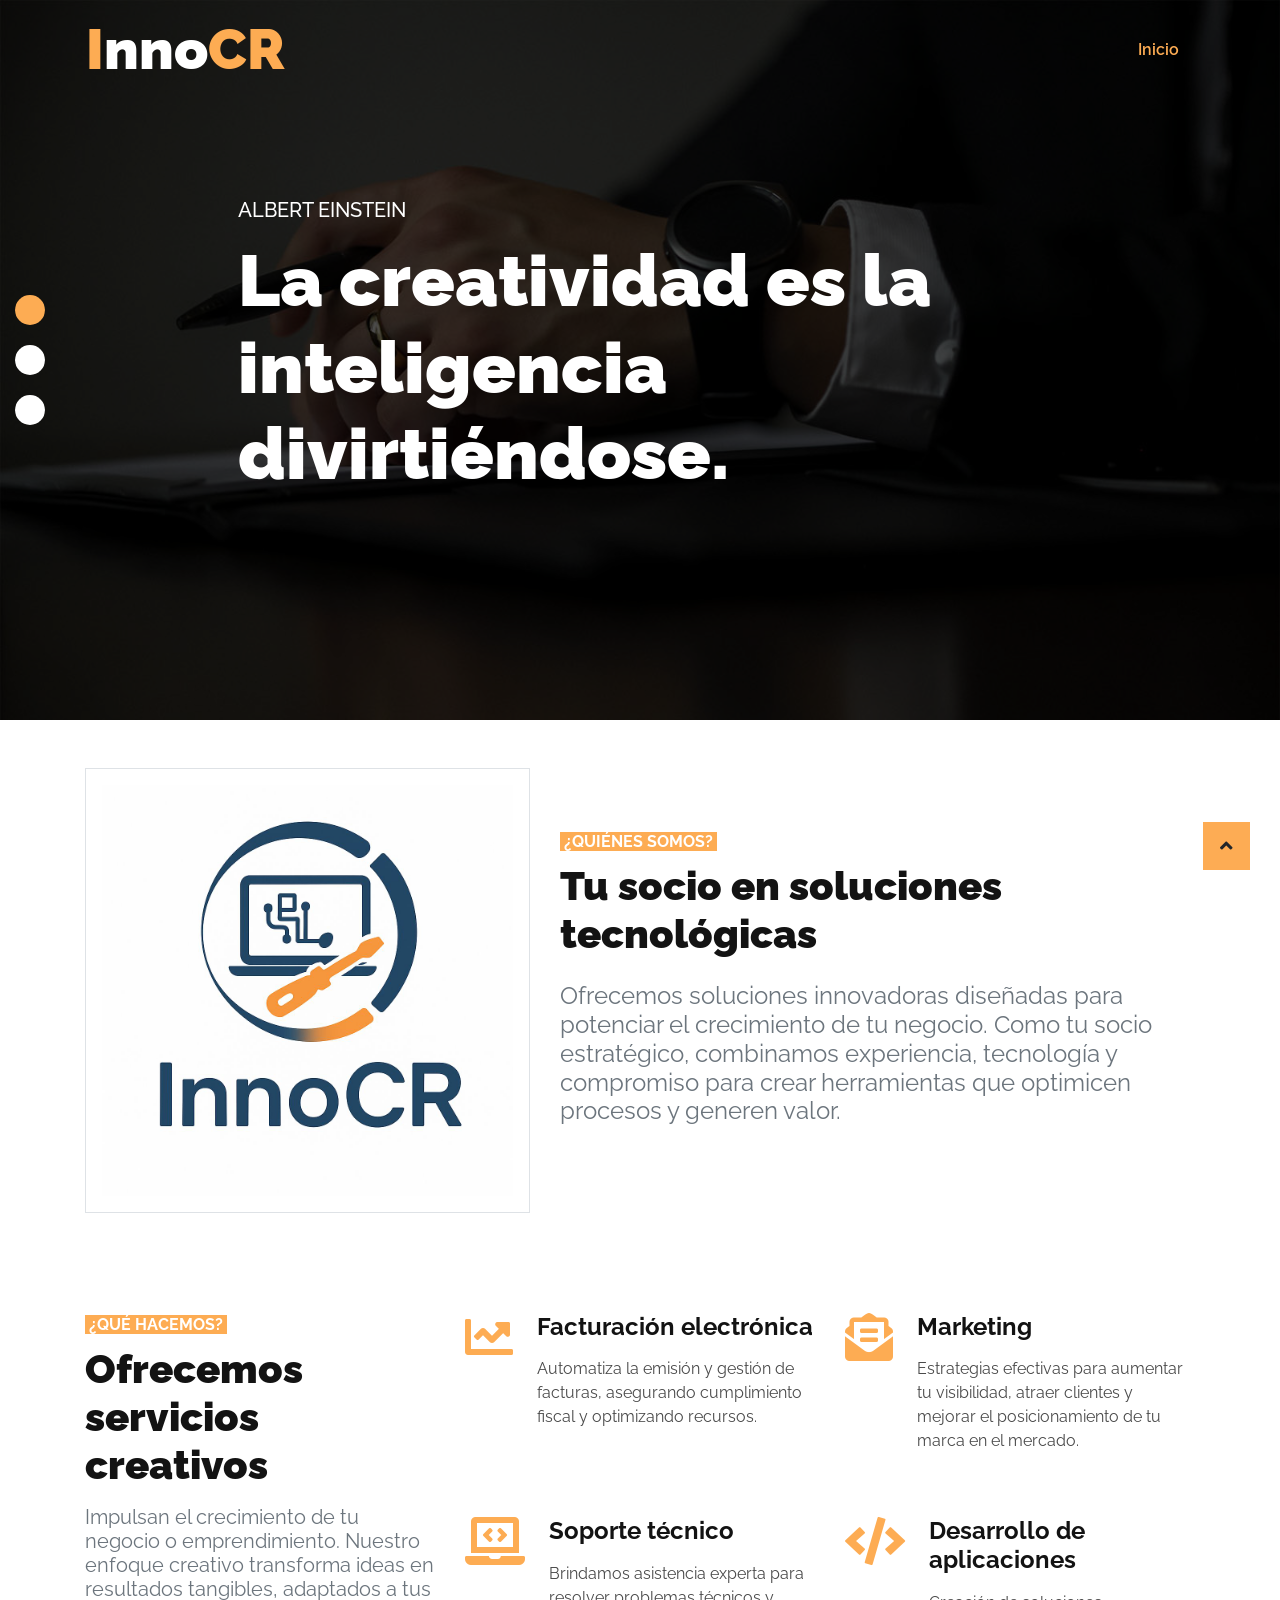
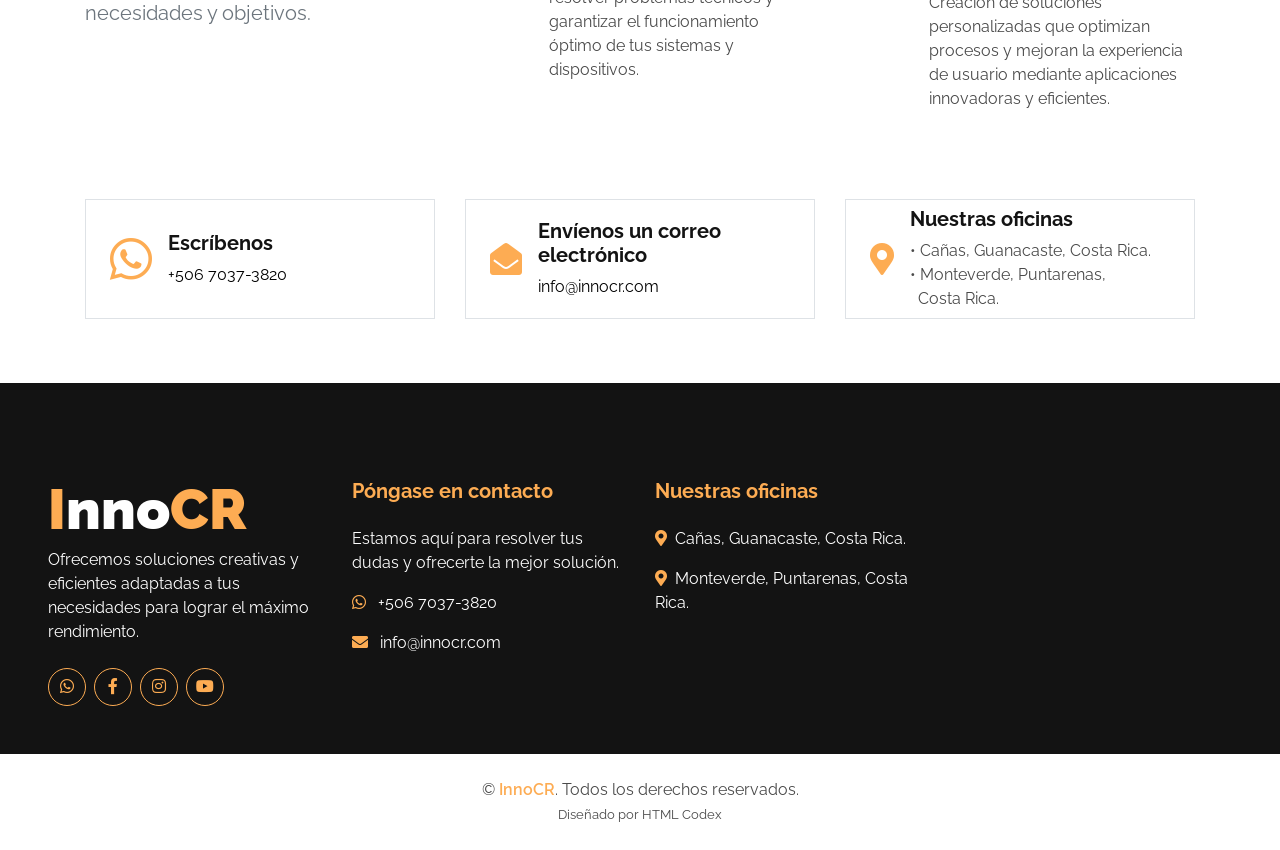
<file: index.html>
<!DOCTYPE html>
<html lang="es">

<head>
    <meta charset="UTF-8">
    <meta name="viewport" content="width=device-width, initial-scale=1.0">
    <meta name="google-adsense-account" content="ca-pub-9706372539729811">
    <title>Redirigiendo a InnoCR...</title>

    <!-- Redirección HTML (Funciona al instante) -->
    <meta http-equiv="refresh" content="0; url=./principal/index.html">

    <!-- Redirección con JavaScript (Por si el navegador bloquea el meta refresh) -->
    <script>
        window.location.replace("./principal/index.html");
    </script>

    <style>
        body {
            font-family: sans-serif;
            display: flex;
            justify-content: center;
            align-items: center;
            height: 100vh;
            margin: 0;
            background-color: #f8fafc;
            color: #334155;
        }
    </style>

    <!-- Google Analytics Tag Manager -->
    <script async src="https://www.googletagmanager.com/gtm.js?id=GTM-PHGKWSVQ"></script>
    <script>
        window.dataLayer = window.dataLayer || [];
        function gtag() { dataLayer.push(arguments); }
        gtag('js', new Date());
    </script>
</head>

<body>
    <p>Redirigiendo a la página principal...</p>
</body>

</html>
</file>
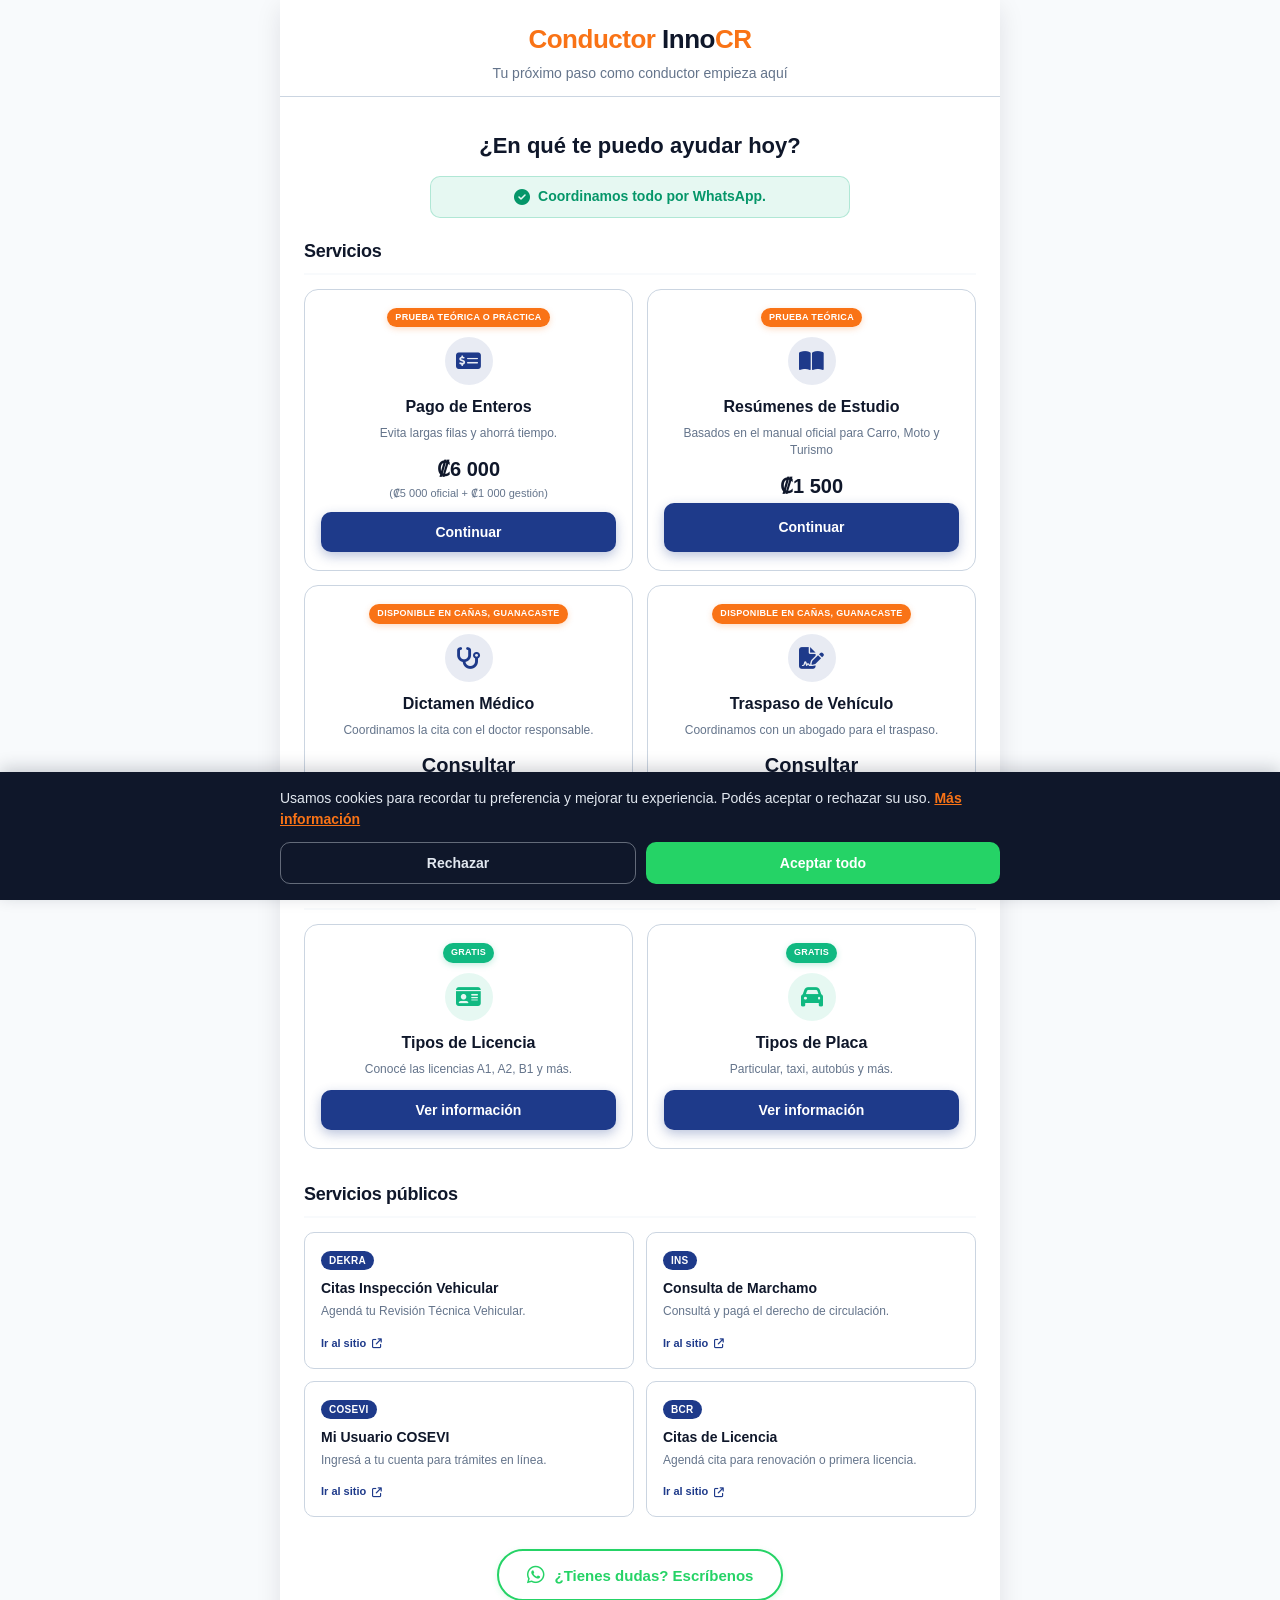
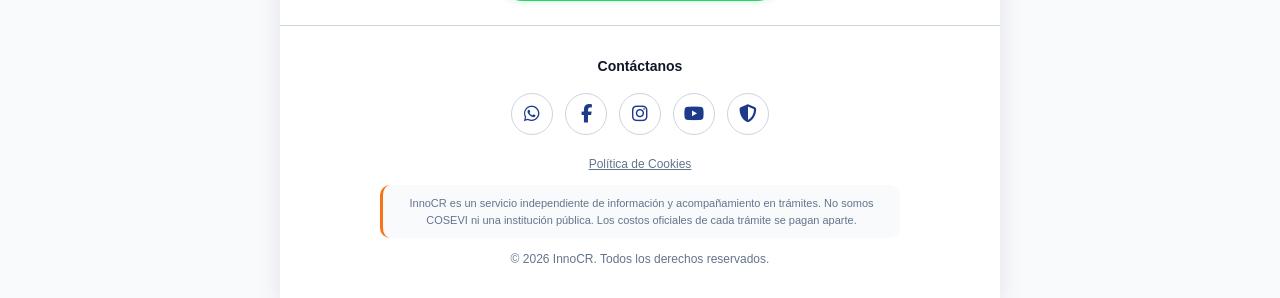
<file: conductor/index.html>
<!DOCTYPE html>
<html lang="es">

<head>
    <meta charset="UTF-8">
    <meta name="viewport" content="width=device-width, initial-scale=1.0">
    <title>InnoCR Conductor | Trámites y Servicios para Conductores en Costa Rica</title>

    <meta property="og:title" content="InnoCR Conductor - Trámites y Servicios para Conductores">
    <meta property="og:description"
        content="Pago de enteros, resúmenes de estudio, dictamen médico y traspasos. Todo coordinado por WhatsApp.">
    <meta property="og:type" content="website">

    <link rel="stylesheet" href="https://cdnjs.cloudflare.com/ajax/libs/font-awesome/6.5.1/css/all.min.css">
    <link rel="stylesheet" href="css/styles.css">
</head>

<body>

    <div id="app">

        <!-- PANTALLA 1: HUB -->
        <section id="pantalla-hub" class="pantalla activa">
            <header class="cabecera">
                <h1 class="logo"><span>Conductor</span> Inno<span>CR</span></h1>
                <p class="eslogan">Tu próximo paso como conductor empieza aquí</p>
            </header>

            <div class="contenido">
                <h2 class="titulo-pantalla" style="margin-bottom:14px;">¿En qué te puedo ayudar hoy?</h2>

                <div class="tag-pago">
                    <i class="fa-solid fa-circle-check"></i>
                    Coordinamos todo por WhatsApp.
                </div>

                <div id="hub-categorias"></div>

                <div class="btn-dudas-wrapper">
                    <button class="btn-dudas-whatsapp"
                        onclick="window.open(Utils.construirUrlWhatsApp(CONFIG.whatsapp.numero, 'Hola, tengo una consulta sobre los servicios de Conductor InnoCR.'), '_blank')">
                        <i class="fa-brands fa-whatsapp"></i>
                        ¿Tienes dudas? Escríbenos
                    </button>
                </div>
            </div>

            <footer class="footer-innocr">
                <p class="footer-contacto">Contáctanos</p>

                <div class="footer-redes">
                    <a href="https://wa.me/50670373820" target="_blank" rel="noopener" title="WhatsApp">
                        <i class="fa-brands fa-whatsapp"></i>
                    </a>
                    <a href="https://www.facebook.com/Innocr2018" target="_blank" rel="noopener" title="Facebook">
                        <i class="fa-brands fa-facebook-f"></i>
                    </a>
                    <a href="https://www.instagram.com/innocostarica" target="_blank" rel="noopener" title="Instagram">
                        <i class="fa-brands fa-instagram"></i>
                    </a>
                    <a href="https://www.youtube.com/@InnoCostaRica" target="_blank" rel="noopener" title="YouTube">
                        <i class="fa-brands fa-youtube"></i>
                    </a>
                    <a href="#" onclick="abrirModalPrivacidad(); return false;" title="Política de Privacidad">
                        <i class="fa-solid fa-shield-halved"></i>
                    </a>
                </div>

                <p class="footer-legal">
                    <a href="#" onclick="abrirModalCookies(); return false;">Política de Cookies</a>
                </p>

                <p class="footer-aviso" id="footer-aviso-legal"></p>

                <p class="footer-copy">
                    &copy; <span id="anio-actual"></span> InnoCR. Todos los derechos reservados.
                </p>
            </footer>
        </section>

        <!-- PANTALLA 2: FORMULARIO -->
        <section id="pantalla-formulario" class="pantalla">
            <header class="cabecera">
                <button class="cabecera-volver" data-ir-a="pantalla-hub">
                    <i class="fa-solid fa-arrow-left"></i> Volver
                </button>
                <h2 class="titulo-pantalla" id="form-titulo">Formulario</h2>
                <div id="barra-progreso-wrapper" class="progreso" style="display:none; margin-top:12px;">
                    <span class="paso-texto" id="paso-texto">Paso 1 de 3</span>
                    <div class="barra-progreso">
                        <div class="barra-progreso-fill" id="barra-progreso-fill" style="width: 33%;"></div>
                    </div>
                </div>
            </header>

            <div class="contenido">
                <div id="form-campos"></div>
            </div>
        </section>

        <!-- MODAL SELECCIÓN / INFO -->
        <div id="modal-seleccion" class="modal-overlay">
            <div class="modal-contenido">
                <h3 id="modal-seleccion-titulo">Seleccionar</h3>
                <div id="modal-seleccion-lista" class="modal-seleccion-lista"></div>
                <div class="modal-botones">
                    <button class="btn-cancelar" id="modal-seleccion-cancelar" type="button">Cancelar</button>
                    <button class="btn-entendido" id="modal-seleccion-confirmar" type="button">Confirmar</button>
                </div>
            </div>
        </div>

        <!-- MODAL PRIVACIDAD -->
        <div id="modal-privacidad" class="modal-overlay">
            <div class="modal-contenido" style="max-width:500px; text-align:left;">
                <h3 style="text-align:center;">Política de Privacidad</h3>
                <p id="texto-privacidad"
                    style="font-size:13px; white-space:pre-wrap; max-height:300px; overflow-y:auto; background:var(--fondo-suave); padding:15px; border-radius:8px; color:var(--texto-suave);">
                </p>
                <div class="modal-botones">
                    <button class="btn-entendido" onclick="cerrarModalPrivacidad()" type="button">Entendido</button>
                </div>
            </div>
        </div>

        <!-- MODAL COOKIES -->
        <div id="modal-cookies" class="modal-overlay">
            <div class="modal-contenido" style="max-width:500px; text-align:left;">
                <h3 style="text-align:center;">Política de Cookies</h3>
                <p id="texto-cookies"
                    style="font-size:13px; white-space:pre-wrap; max-height:300px; overflow-y:auto; background:var(--fondo-suave); padding:15px; border-radius:8px; color:var(--texto-suave);">
                </p>
                <div class="modal-botones">
                    <button class="btn-entendido" onclick="cerrarModalCookies()" type="button">Entendido</button>
                </div>
            </div>
        </div>

        <!-- BANNER COOKIES -->
        <div id="cookie-banner" class="cookie-banner">
            <div class="cookie-banner-contenido">
                <p class="cookie-banner-texto">
                    Usamos cookies para recordar tu preferencia y mejorar tu experiencia. Podés aceptar o rechazar su
                    uso.
                    <a href="#" onclick="abrirModalCookies(); return false;">Más información</a>
                </p>
                <div class="cookie-banner-botones">
                    <button class="cookie-btn cookie-btn-rechazar" onclick="rechazarCookies()"
                        type="button">Rechazar</button>
                    <button class="cookie-btn cookie-btn-aceptar" onclick="aceptarCookies()" type="button">Aceptar
                        todo</button>
                </div>
            </div>
        </div>

    </div>

    <script src="js/data.js"></script>
    <script src="js/utils.js"></script>
    <script src="js/app.js"></script>

</body>

</html>
</file>
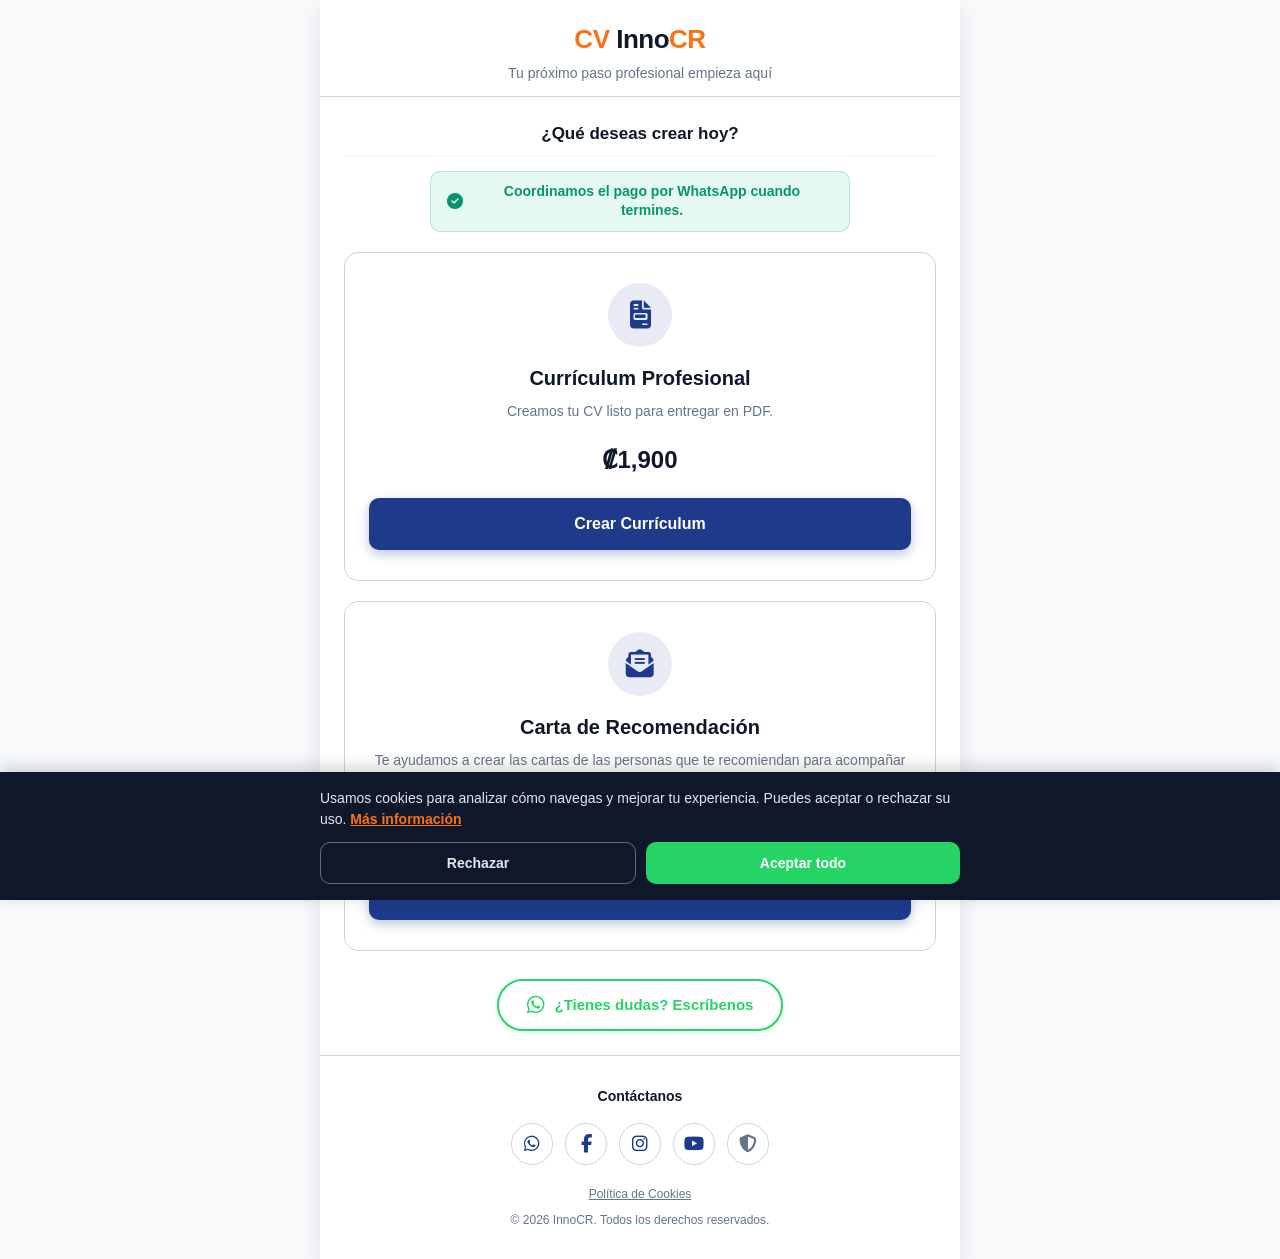
<file: cv/index.html>
<!DOCTYPE html>
<html lang="es">

<head>
    <meta charset="UTF-8">
    <meta name="viewport" content="width=device-width, initial-scale=1.0">
    <title>Currículums y Cartas de Recomendación | InnoCR</title>

    <!-- Etiquetas Open Graph para WhatsApp -->
    <meta property="og:title" content="InnoCR - Currículums y Cartas Profesionales">
    <meta property="og:description"
        content="Genera tu currículum y cartas de recomendación listos para enviar a reclutadores.">
    <meta property="og:image" content="https://innocr.com/cv/anuncio.jpg">
    <meta property="og:type" content="website">

    <!--
        NOTA: Google Tag Manager se carga dinámicamente desde app.js
        SOLO si el usuario acepta las cookies. No incluir el <script> aquí.
    -->

    <link rel="stylesheet" href="https://cdnjs.cloudflare.com/ajax/libs/font-awesome/6.5.1/css/all.min.css">

    <!-- CSS global compartido -->
    <link rel="stylesheet" href="styles.css">
</head>

<body>

    <div id="app">
        <section class="pantalla activa">
            <header class="cabecera">
                <h1 class="logo"><span>CV</span> Inno<span>CR</span></h1>
                <p class="eslogan">Tu próximo paso profesional empieza aquí</p>
            </header>

            <div class="contenido">
                <h2 class="titulo-seccion" style="text-align: center; margin-bottom: 14px;">¿Qué deseas crear hoy?</h2>

                <!-- Tag: pago después -->
                <div class="tag-pago">
                    <i class="fa-solid fa-circle-check"></i>
                    Coordinamos el pago por WhatsApp cuando termines.
                </div>

                <div class="hub-contenido">

                    <!-- Opción 1: Currículum -->
                    <a href="curriculum/index.html" class="tarjeta-servicio">
                        <div class="icono-wrapper">
                            <i class="fa-solid fa-file-invoice"></i>
                        </div>
                        <h3 id="titulo-servicio-cv">Currículum Profesional</h3>
                        <p id="desc-servicio-cv">Cargando información...</p>
                        <div class="precio-tag" id="precio-servicio-cv">₡...</div>
                        <button class="btn-primario">Crear Currículum</button>
                    </a>

                    <!-- Opción 2: Carta de Recomendación -->
                    <a href="recomendacion/index.html" class="tarjeta-servicio">
                        <div class="icono-wrapper">
                            <i class="fa-solid fa-envelope-open-text"></i>
                        </div>
                        <h3 id="titulo-servicio-carta">Carta de Recomendación</h3>
                        <p id="desc-servicio-carta">Cargando información...</p>
                        <div class="precio-tag" id="precio-servicio-carta">₡...</div>
                        <button class="btn-primario">Crear Carta</button>
                    </a>

                </div>

                <!-- Botón genérico de WhatsApp (pill) -->
                <div class="btn-dudas-wrapper">
                    <button class="btn-dudas-whatsapp"
                        onclick="abrirWhatsApp(CONFIG.whatsapp.mensajes_generales.consulta)">
                        <i class="fa-brands fa-whatsapp"></i>
                        ¿Tienes dudas? Escríbenos
                    </button>
                </div>

            </div>

            <!-- PIE DE PÁGINA -->
            <footer
                style="padding: 30px 24px; text-align: center; border-top: 1px solid var(--borde); background: var(--fondo);">

                <p style="font-size: 14px; font-weight: 600; color: var(--primario); margin-bottom: 16px;">
                    Contáctanos
                </p>

                <!-- Redes Sociales -->
                <div style="display: flex; justify-content: center; gap: 12px; margin-bottom: 20px;">

                    <!-- WhatsApp -->
                    <a href="https://wa.me/50670373820" target="_blank"
                        style="width: 42px; height: 42px; border-radius: 50%; border: 1.5px solid var(--borde); background: var(--fondo); color: var(--secundario); display: flex; align-items: center; justify-content: center; font-size: 18px; text-decoration: none; transition: all 0.2s;"
                        onmouseover="this.style.background='var(--whatsapp)'; this.style.color='#fff'; this.style.borderColor='var(--whatsapp)';"
                        onmouseout="this.style.background='var(--fondo)'; this.style.color='var(--secundario)'; this.style.borderColor='var(--borde)';"
                        title="WhatsApp">
                        <i class="fa-brands fa-whatsapp"></i>
                    </a>

                    <!-- Facebook -->
                    <a href="https://www.facebook.com/Innocr2018" target="_blank"
                        style="width: 42px; height: 42px; border-radius: 50%; border: 1.5px solid var(--borde); background: var(--fondo); color: var(--secundario); display: flex; align-items: center; justify-content: center; font-size: 18px; text-decoration: none; transition: all 0.2s;"
                        onmouseover="this.style.background='var(--secundario)'; this.style.color='#fff';"
                        onmouseout="this.style.background='var(--fondo)'; this.style.color='var(--secundario)';"
                        title="Facebook">
                        <i class="fa-brands fa-facebook-f"></i>
                    </a>

                    <!-- Instagram -->
                    <a href="https://www.instagram.com/innocostarica" target="_blank"
                        style="width: 42px; height: 42px; border-radius: 50%; border: 1.5px solid var(--borde); background: var(--fondo); color: var(--secundario); display: flex; align-items: center; justify-content: center; font-size: 18px; text-decoration: none; transition: all 0.2s;"
                        onmouseover="this.style.background='var(--secundario)'; this.style.color='#fff';"
                        onmouseout="this.style.background='var(--fondo)'; this.style.color='var(--secundario)';"
                        title="Instagram">
                        <i class="fa-brands fa-instagram"></i>
                    </a>

                    <!-- YouTube -->
                    <a href="https://www.youtube.com/@InnoCostaRica" target="_blank"
                        style="width: 42px; height: 42px; border-radius: 50%; border: 1.5px solid var(--borde); background: var(--fondo); color: var(--secundario); display: flex; align-items: center; justify-content: center; font-size: 18px; text-decoration: none; transition: all 0.2s;"
                        onmouseover="this.style.background='var(--secundario)'; this.style.color='#fff';"
                        onmouseout="this.style.background='var(--fondo)'; this.style.color='var(--secundario)';"
                        title="YouTube">
                        <i class="fa-brands fa-youtube"></i>
                    </a>

                    <!-- Privacidad -->
                    <a href="#" onclick="abrirModalPrivacidad(); return false;"
                        style="width: 42px; height: 42px; border-radius: 50%; border: 1.5px solid var(--borde); background: var(--fondo); color: var(--texto-suave); display: flex; align-items: center; justify-content: center; font-size: 18px; text-decoration: none; transition: all 0.2s;"
                        onmouseover="this.style.background='var(--fondo-suave)';"
                        onmouseout="this.style.background='var(--fondo)';" title="Política de Privacidad">
                        <i class="fa-solid fa-shield-halved"></i>
                    </a>

                </div>

                <!-- Enlace a cookies (por si el usuario rechazó y quiere cambiar) -->
                <p style="font-size: 12px; color: var(--texto-suave); margin-bottom: 8px;">
                    <a href="#" onclick="abrirModalCookies(); return false;"
                        style="color: var(--texto-suave); text-decoration: underline;">Política de Cookies</a>
                </p>

                <p style="font-size: 12px; color: var(--texto-suave);">
                    &copy; <span id="anio-actual"></span> InnoCR. Todos los derechos reservados.
                </p>
            </footer>
        </section>

        <!-- MODAL POLÍTICA DE PRIVACIDAD -->
        <div id="modal-privacidad" class="modal-overlay">
            <div class="modal-contenido" style="max-width: 500px; text-align: left;">
                <h3 style="text-align: center;">Política de Privacidad</h3>
                <p id="texto-privacidad"
                    style="font-size: 13px; white-space: pre-wrap; max-height: 300px; overflow-y: auto; background: var(--fondo-suave); padding: 15px; border-radius: 8px; color: var(--texto-suave);">
                </p>
                <div class="modal-botones">
                    <button class="btn-entendido" onclick="cerrarModalPrivacidad()">Entendido</button>
                </div>
            </div>
        </div>

        <!-- MODAL POLÍTICA DE COOKIES -->
        <div id="modal-cookies" class="modal-overlay">
            <div class="modal-contenido" style="max-width: 500px; text-align: left;">
                <h3 style="text-align: center;">Política de Cookies</h3>
                <p id="texto-cookies"
                    style="font-size: 13px; white-space: pre-wrap; max-height: 300px; overflow-y: auto; background: var(--fondo-suave); padding: 15px; border-radius: 8px; color: var(--texto-suave);">
                </p>
                <div class="modal-botones">
                    <button class="btn-entendido" onclick="cerrarModalCookies()">Entendido</button>
                </div>
            </div>
        </div>

        <!-- BANNER DE COOKIES -->
        <div id="cookie-banner" class="cookie-banner">
            <div class="cookie-banner-contenido">
                <p class="cookie-banner-texto">
                    Usamos cookies para analizar cómo navegas y mejorar tu experiencia. Puedes aceptar o rechazar su
                    uso.
                    <a href="#" onclick="abrirModalCookies(); return false;">Más información</a>
                </p>
                <div class="cookie-banner-botones">
                    <button class="cookie-btn cookie-btn-rechazar" onclick="rechazarCookies()">Rechazar</button>
                    <button class="cookie-btn cookie-btn-aceptar" onclick="aceptarCookies()">Aceptar todo</button>
                </div>
            </div>
        </div>

    </div>

    <!-- Scripts -->
    <script src="data.js"></script>
    <script src="app.js"></script>

</body>

</html>
</file>
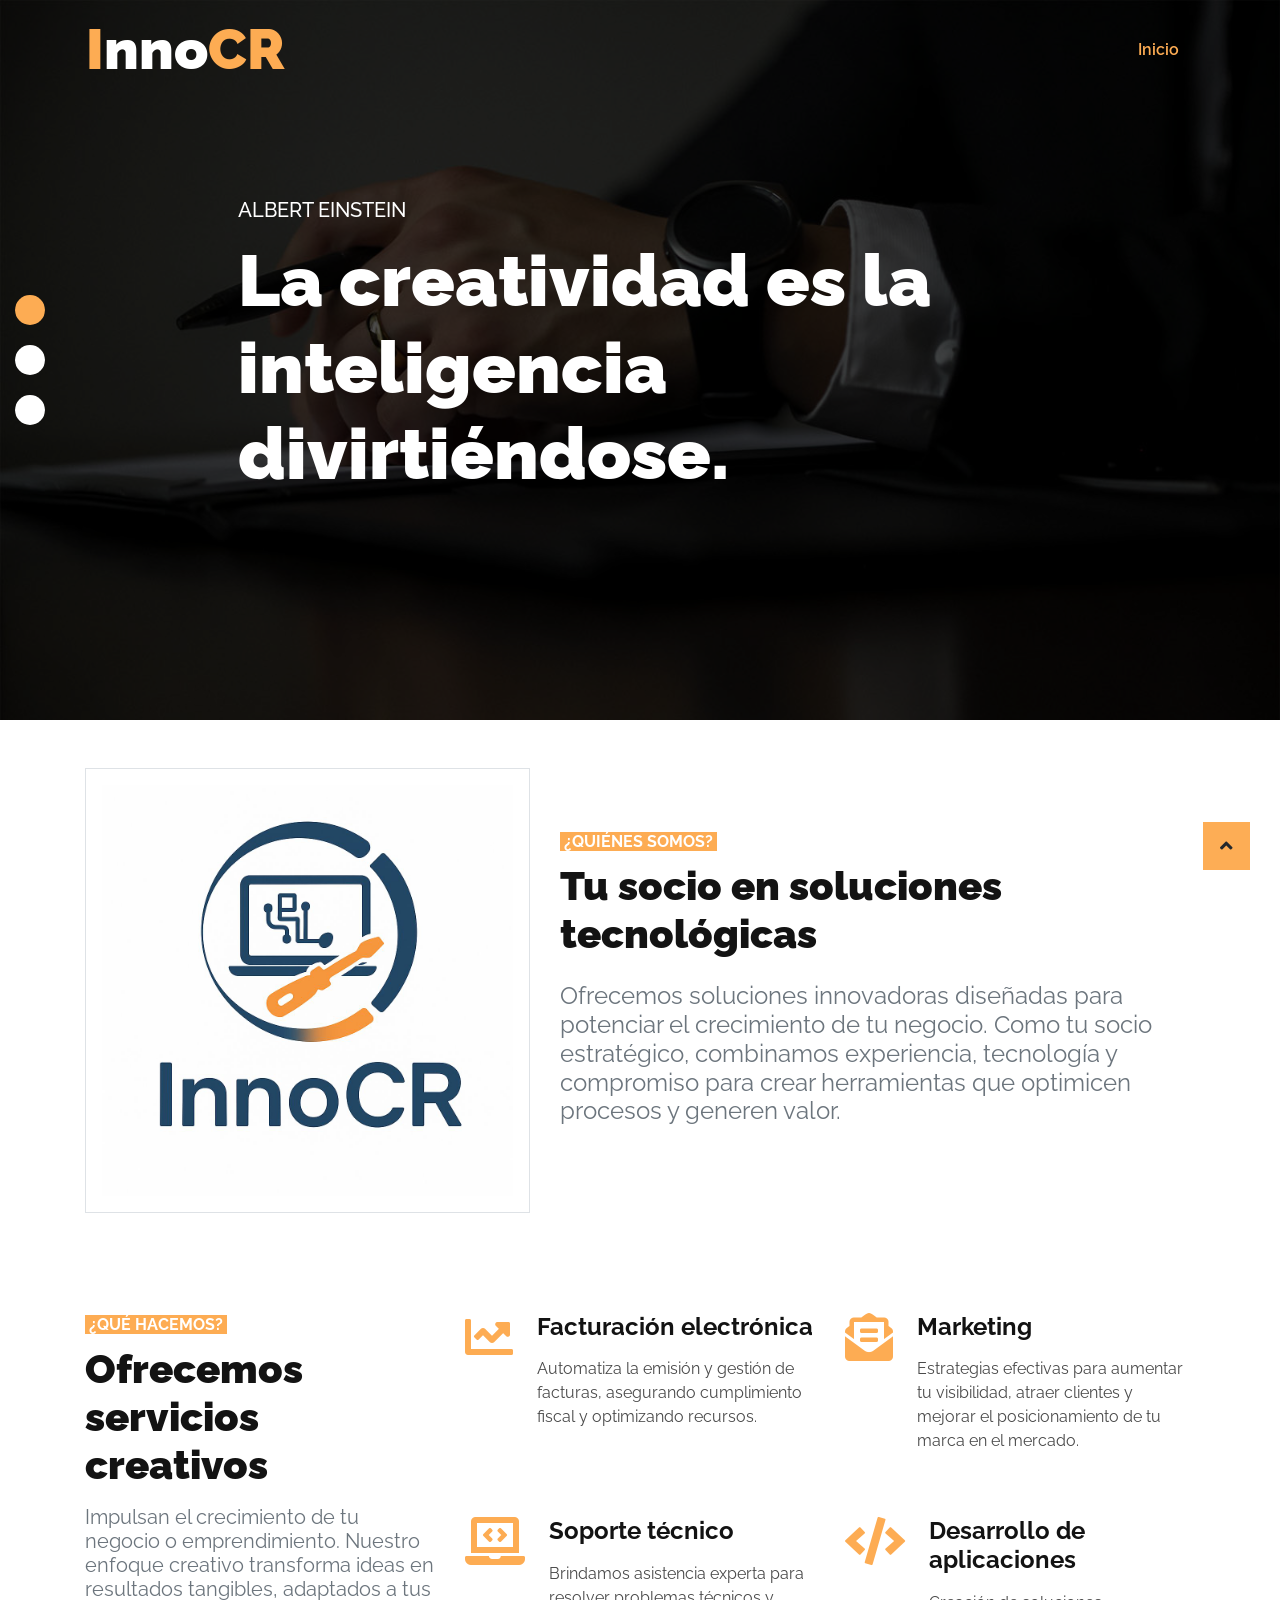
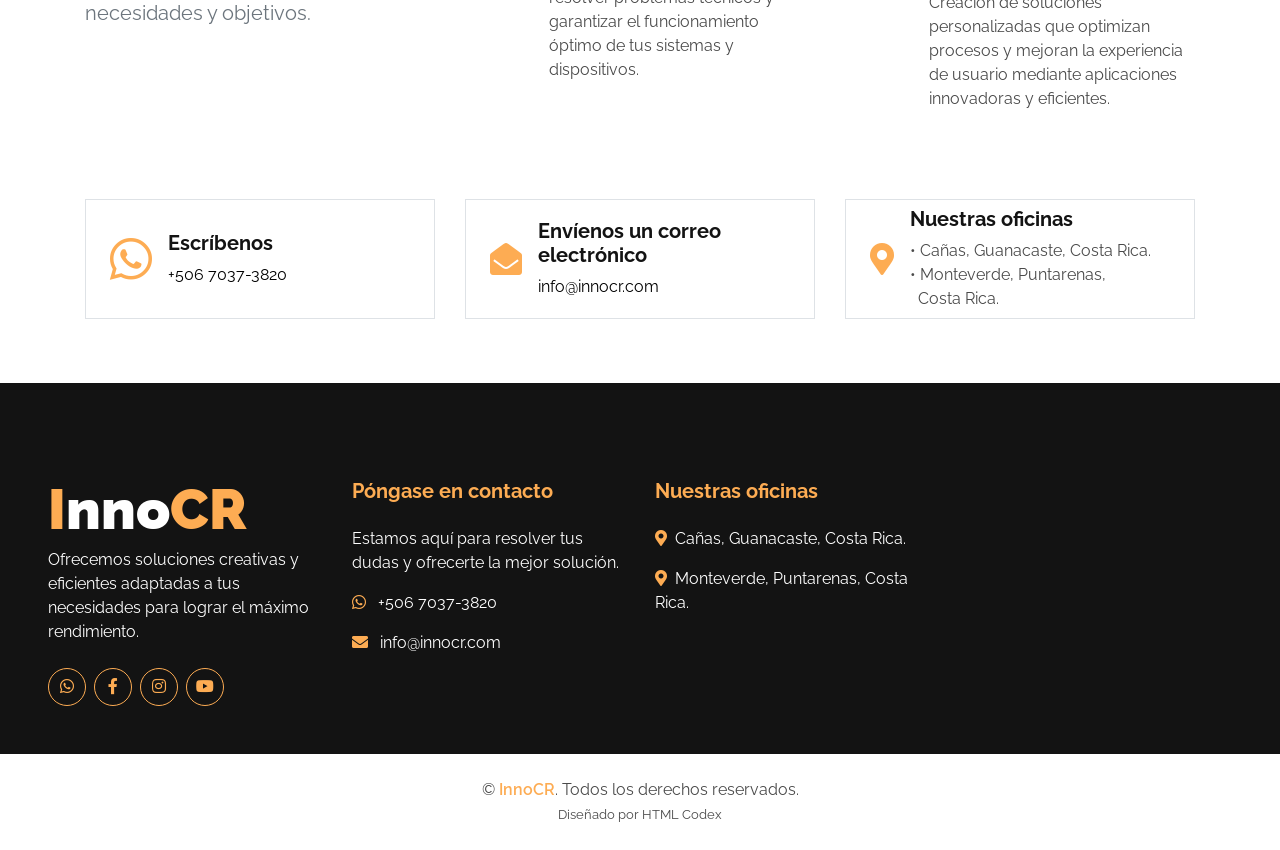
<file: principal/index.html>
<!DOCTYPE html>
<html lang="es">

<head>
    <meta name="google-adsense-account" content="ca-pub-9706372539729811">
    <meta charset="utf-8">
    <title>InnoCR</title>
    <meta content="width=device-width, initial-scale=1.0" name="viewport">
    <!--meta content="Free HTML Templates" name="keywords"-->
    <!--meta content="Free HTML Templates" name="description"-->

    <!-- Favicon -->
    <link rel="icon" href="img/logo.png" type="image/x-icon">

    <!-- Google Web Fonts -->
    <link rel="preconnect" href="https://fonts.gstatic.com">
    <link href="https://fonts.googleapis.com/css2?family=Raleway:wght@400;500;600;700;800;900&display=swap" rel="stylesheet">

    <!-- Font Awesome -->
    <link href="https://cdnjs.cloudflare.com/ajax/libs/font-awesome/5.15.0/css/all.min.css" rel="stylesheet">

    <!-- Libraries Stylesheet -->
    <link href="lib/owlcarousel/assets/owl.carousel.min.css" rel="stylesheet">

    <!-- Customized Bootstrap Stylesheet -->
    <link href="css/style.css" rel="stylesheet">
</head>

<body>
    <!-- Navbar Start -->
    <div class="container-fluid nav-bar p-0">
        <div class="container-lg p-0">
            <nav class="navbar navbar-expand-lg bg-secondary navbar-dark">
                <a class="navbar-brand">
                    <h1 class="m-0 text-white display-4"><span class="text-primary">I</span>nno<span
                            class="text-primary">CR</span></h1>
                </a>
                <button type="button" class="navbar-toggler" data-toggle="collapse" data-target="#navbarCollapse">
                    <span class="navbar-toggler-icon"></span>
                </button>
                <div class="collapse navbar-collapse justify-content-between" id="navbarCollapse">
                    <div class="navbar-nav ml-auto py-0">
                        <a class="nav-item nav-link active">Inicio</a>
                        <!--div class="nav-item dropdown">
                            <a href="#" class="nav-link dropdown-toggle" data-toggle="dropdown">Servicios</a>
                            <div class="dropdown-menu border-0 rounded-0 m-0">
                                <a href="service.html" class="dropdown-item">Facturación Electrónica</a>
                                <a href="single.html" class="dropdown-item">Blog Detail</a>
                            </div>
                        </div-->
                        <!--a href="about.html" class="nav-item nav-link">Sobre nosotros</a-->
                        <!--a href="service.html" class="nav-item nav-link">Servicios</a-->
                        <!--a href="pricing.html" class="nav-item nav-link">Pricing</a-->
                    </div>
                </div>
            </nav>
        </div>
    </div>
    <!-- Navbar End -->


    <!-- Carousel Start -->
    <div class="container-fluid p-0">
        <div id="header-carousel" class="carousel slide carousel-fade" data-ride="carousel">
            <ol class="carousel-indicators">
                <li data-target="#header-carousel" data-slide-to="0" class="active"></li>
                <li data-target="#header-carousel" data-slide-to="1"></li>
                <li data-target="#header-carousel" data-slide-to="2"></li>
            </ol>
            <div class="carousel-inner">
                <div class="carousel-item active">
                    <img class="img-fluid" style="display:block;width: 100%;" src="img/carousel-3.jpg" alt="Image">
                    <div class="carousel-caption d-flex align-items-center justify-content-center">
                        <div class="p-5" style="width: 100%; max-width: 900px;">
                            <h5 class="text-white text-uppercase mb-md-3">Albert Einstein</h5>
                            <h1 class="display-3 text-white mb-md-4">La creatividad es la inteligencia divirtiéndose.
                            </h1>
                            <!--a href="" class="btn btn-primary py-md-2 px-md-4 font-weight-semi-bold mt-2">Learn More</a-->
                        </div>
                    </div>
                </div>
                <div class="carousel-item">
                    <img class="img-fluid" style="display:block;width: 100%;" src="img/carousel-1.jpg" alt="Image">
                    <div class="carousel-caption d-flex align-items-center justify-content-center">
                        <div class="p-5" style="width: 100%; max-width: 900px;">
                            <h5 class="text-white text-uppercase mb-md-3">Michael Jordan</h5>
                            <h1 class="display-3 text-white mb-md-4">El talento gana juegos, pero el trabajo en equipo y
                                la inteligencia ganan campeonatos.</h1>
                            <!--a href="" class="btn btn-primary py-md-2 px-md-4 font-weight-semi-bold mt-2">Learn More</a-->
                        </div>
                    </div>
                </div>
                <div class="carousel-item">
                    <img class="img-fluid" style="display:block;width: 100%;" src="img/carousel-2.jpg" alt="Image">
                    <div class="carousel-caption d-flex align-items-center justify-content-center">
                        <div class="p-5" style="width: 100%; max-width: 900px;">
                            <h5 class="text-white text-uppercase mb-md-3">Michael LeBoeuf</h5>
                            <h1 class="display-3 text-white mb-md-4">Un cliente satisfecho es la mejor estrategia de
                                negocio.</h1>
                            <!--a href="" class="btn btn-primary py-md-2 px-md-4 font-weight-semi-bold mt-2">Learn More</a-->
                        </div>
                    </div>
                </div>
            </div>
        </div>
    </div>
    <!-- Carousel End -->

    <!-- About Start -->
    <div class="container-fluid py-5">
        <div class="container">
            <div class="row align-items-center pb-1">
                <div class="col-lg-5">
                    <img class="img-thumbnail p-3" src="img/logo_fondo.jpg" alt="">
                </div>
                <div class="col-lg-7 mt-5 mt-lg-0">
                    <a class="bg-primary text-white text-uppercase font-weight-bold px-1">¿Quiénes somos?</a>
                    <h1 class="mt-2 mb-4">Tu socio en soluciones tecnológicas</h1>
                    <h4 class="font-weight-normal text-muted mb-4">Ofrecemos soluciones innovadoras diseñadas para
                        potenciar el crecimiento de tu
                        negocio. Como tu socio estratégico, combinamos experiencia, tecnología y compromiso para crear
                        herramientas que optimicen procesos y generen valor.</h4>
                    <!--a href="" class="btn btn-primary py-md-2 px-md-4 font-weight-semi-bold">Leer más</a-->
                </div>
            </div>
        </div>
    </div>
    <!-- About End -->

    <!-- Services Start -->
    <div class="container-fluid pt-5 pb-3">
        <div class="container">
            <div class="row">
                <div class="col-lg-4 mb-5">
                    <a class="bg-primary text-white text-uppercase font-weight-bold px-1">¿Qué hacemos?</a>
                    <h1 class="mt-2 mb-3">Ofrecemos servicios creativos</h1>
                    <h5 class="font-weight-normal text-muted mb-4">Impulsan el crecimiento de tu negocio o
                        emprendimiento.
                        Nuestro enfoque creativo transforma ideas en resultados tangibles, adaptados a tus necesidades y
                        objetivos.</h5>
                    <!--a href="" class="btn btn-primary py-md-2 px-md-4 font-weight-semi-bold">Discover More</a-->
                </div>
                <div class="col-lg-8">
                    <div class="row">
                        <div class="col-md-6 mb-5">
                            <div class="d-flex">
                                <i class="fa fa-3x fa-chart-line text-primary mr-4"></i>
                                <div class="d-flex flex-column">
                                    <h4 class="font-weight-bold mb-3">Facturación electrónica</h4>
                                    <p>Automatiza la emisión y gestión de facturas, asegurando cumplimiento fiscal y
                                        optimizando recursos.</p>
                                    <!--a class="font-weight-semi-bold" href="">Read More <i
                                            class="fa fa-angle-double-right"></i></a-->
                                </div>
                            </div>
                        </div>
                        <div class="col-md-6 mb-5">
                            <div class="d-flex">
                                <i class="fa fa-3x fa-envelope-open-text text-primary mr-4"></i>
                                <div class="d-flex flex-column">
                                    <h4 class="font-weight-bold mb-3">Marketing</h4>
                                    <p>Estrategias efectivas para aumentar tu visibilidad, atraer clientes y mejorar el
                                        posicionamiento de tu marca en el mercado.</p>
                                    <!--a class="font-weight-semi-bold" href="">Read More <i
                                            class="fa fa-angle-double-right"></i></a-->
                                </div>
                            </div>
                        </div>
                        <div class="col-md-6 mb-5">
                            <div class="d-flex">
                                <i class="fa fa-3x fa-laptop-code text-primary mr-4"></i>
                                <div class="d-flex flex-column">
                                    <h4 class="font-weight-bold mb-3">Soporte técnico</h4>
                                    <p>Brindamos asistencia experta para resolver problemas técnicos y garantizar el
                                        funcionamiento
                                        óptimo de tus sistemas y dispositivos.</p>
                                    <!--a class="font-weight-semi-bold" href="">Read More <i
                                            class="fa fa-angle-double-right"></i></a-->
                                </div>
                            </div>
                        </div>
                        <div class="col-md-6 mb-5">
                            <div class="d-flex">
                                <i class="fa fa-3x fa-code text-primary mr-4"></i>
                                <div class="d-flex flex-column">
                                    <h4 class="font-weight-bold mb-3">Desarrollo de aplicaciones</h4>
                                    <p>Creación de soluciones personalizadas que optimizan procesos y mejoran la
                                        experiencia
                                        de usuario mediante aplicaciones innovadoras y eficientes.</p>
                                    <!--a class="font-weight-semi-bold" href="">Read More <i
                                            class="fa fa-angle-double-right"></i></a-->
                                </div>
                            </div>
                        </div>
                    </div>
                </div>
            </div>
            <!-- Contact -->
            <div class="row mt-4">
                <div class="col-md-4">
                    <a class="d-flex align-items-center border mb-4 mb-lg-0 p-4" style="height: 120px; text-decoration: none;"
                        href="https://wa.me/50670373820" target="_blank">
                        <i class="fab fa-3x fa-whatsapp text-primary mr-3"></i>
                        <div class="d-flex flex-column">
                            <h5 class="font-weight-bold">Escríbenos</h5>
                            <p class="m-0">
                                <span rel="noopener noreferrer"
                                    style="color:black;">
                                    +506 7037-3820
                            </span>
                            </p>
                        </div>
                    </a>
                </div>
                <div class="col-md-4">
                    <a class="d-flex align-items-center border mb-4 mb-lg-0 p-4" style="height: 120px; text-decoration: none;"
                        href="mailto:info@innocr.com">
                        <i class="fa fa-2x fa-envelope-open text-primary mr-3"></i>
                        <div class="d-flex flex-column">
                            <h5 class="font-weight-bold">Envíenos un correo electrónico</h5>
                            <p class="m-0">
                                <span style="color:black;">
                                    info@innocr.com
                                </span>
                            </p>
                        </div>
                    </a>
                </div>
                <div class="col-md-4">
                    <div class="d-flex align-items-center border mb-4 mb-lg-0 p-4" style="height: 120px;">
                        <i class="fa fa-2x fa-map-marker-alt text-primary mr-3"></i>
                        <div class="d-flex flex-column">
                            <h5 class="font-weight-bold">Nuestras oficinas</h5>
                            <p class="m-0">• Cañas, Guanacaste, Costa Rica.</p>
                            <p class="m-0">• Monteverde, Puntarenas, <br />&nbsp;&nbsp;Costa Rica.</p>
                        </div>
                    </div>
                </div>
            </div>
            <!-- Contact End-->
        </div>
    </div>
    <!-- Services End -->

    <!-- Footer Start -->
    <div class="container-fluid bg-secondary text-white mt-5 pt-5 px-sm-3 px-md-5">
        <div class="row pt-5">
            <div class="col-lg-3 col-md-6 mb-5">
                <a href="index.html" class="navbar-brand">
                    <h1 class="m-0 mt-n2 text-white display-4"><span class="text-primary">I</span>nno<span
                            class="text-primary">CR</span></h1>
                </a>
                <p>Ofrecemos soluciones creativas y eficientes adaptadas a tus necesidades para lograr el máximo
                    rendimiento.</p>
                <div class="d-flex justify-content-start mt-4">
                    <a class="btn btn-outline-primary rounded-circle text-center mr-2 px-0"
                        style="width: 38px; height: 38px;" href="https://wa.me/50670373820" target="_blank">
                        <i class="fab fa-whatsapp"></i>
                    </a>
                    <a class="btn btn-outline-primary rounded-circle text-center mr-2 px-0"
                        style="width: 38px; height: 38px;" href="https://www.facebook.com/Innocr2018" target="_blank">
                        <i class="fab fa-facebook-f"></i>
                    </a>
                    <a class="btn btn-outline-primary rounded-circle text-center mr-2 px-0"
                        style="width: 38px; height: 38px;" href="https://www.instagram.com/innocostarica"
                        target="_blank">
                        <i class="fab fa-instagram"></i>
                    </a>
                    <a class="btn btn-outline-primary rounded-circle text-center mr-2 px-0"
                        style="width: 38px; height: 38px;" href="https://www.youtube.com/@InnoCostaRica"
                        target="_blank">
                        <i class="fab fa-youtube"></i>
                    </a>
                    <!--a class="btn btn-outline-primary rounded-circle text-center mr-2 px-0"
                        style="width: 38px; height: 38px;" href="#"><i class="fab fa-twitter"></i></a-->
                    <!--a class="btn btn-outline-primary rounded-circle text-center mr-2 px-0"
                        style="width: 38px; height: 38px;" href="#"><i class="fab fa-linkedin-in"></i></a-->
                </div>
            </div>
            <div class="col-lg-3 col-md-6 mb-5">
                <h5 class="font-weight-bold text-primary mb-4">Póngase en contacto</h5>
                <p>Estamos aquí para resolver tus dudas y ofrecerte la mejor solución.</p>
                <p><i class="fab fa-whatsapp text-primary mr-2"></i>
                    <a href="https://wa.me/50670373820" target="_blank" rel="noopener noreferrer"
                        style="color:inherit;text-decoration:none;">
                        +506 7037-3820
                    </a>
                </p>
                <p><i class="fa fa-envelope text-primary mr-2"></i>
                    <a href="mailto:info@innocr.com" class="no-style-link" style="color:inherit;text-decoration:none;">
                        info@innocr.com
                    </a>
                </p>
            </div>
            <div class="col-lg-3 col-md-6 mb-5">
                <h5 class="font-weight-bold text-primary mb-4">Nuestras oficinas</h5>
                <div class="d-flex flex-column justify-content-start">
                    <p><i class="fa fa-map-marker-alt text-primary mr-2"></i>Cañas, Guanacaste, Costa Rica.</p>
                    <p><i class="fa fa-map-marker-alt text-primary mr-2"></i>Monteverde, Puntarenas, Costa Rica.</p>
                </div>
            </div>
            <!--div class="col-lg-3 col-md-6 mb-5">
                <h5 class="font-weight-bold text-primary mb-4">Popular Links</h5>
                <div class="d-flex flex-column justify-content-start">
                    <a class="text-white mb-2" href="#"><i class="fa fa-angle-right text-primary mr-2"></i>Home</a>
                    <a class="text-white mb-2" href="#"><i class="fa fa-angle-right text-primary mr-2"></i>About Us</a>
                    <a class="text-white mb-2" href="#"><i class="fa fa-angle-right text-primary mr-2"></i>Services</a>
                    <a class="text-white mb-2" href="#"><i class="fa fa-angle-right text-primary mr-2"></i>Pricing</a>
                    <a class="text-white" href="#"><i class="fa fa-angle-right text-primary mr-2"></i>Contact Us</a>
                </div>
            </div-->
        </div>
    </div>
    <div class="container-fluid py-4 px-sm-3 px-md-5">
        <p class="m-0 text-center">
            &copy; <a class="font-weight-semi-bold" href="#">InnoCR</a>. Todos los derechos reservados.
            <br/>
            <small>Diseñado por HTML Codex</small>
        </p>
    </div>
    <!-- Footer End -->


    <!-- Back to Top -->
    <a href="#" class="btn btn-lg btn-primary back-to-top"><i class="fa fa-angle-up"></i></a>


    <!-- JavaScript Libraries -->
    <script src="https://code.jquery.com/jquery-3.4.1.min.js"></script>
    <script src="https://stackpath.bootstrapcdn.com/bootstrap/4.4.1/js/bootstrap.bundle.min.js"></script>
    <script src="lib/easing/easing.min.js"></script>
    <script src="lib/waypoints/waypoints.min.js"></script>
    <script src="lib/counterup/counterup.min.js"></script>
    <script src="lib/owlcarousel/owl.carousel.min.js"></script>

    <!-- Template Javascript -->
    <script src="js/main.js"></script>
</body>

</html>
</file>
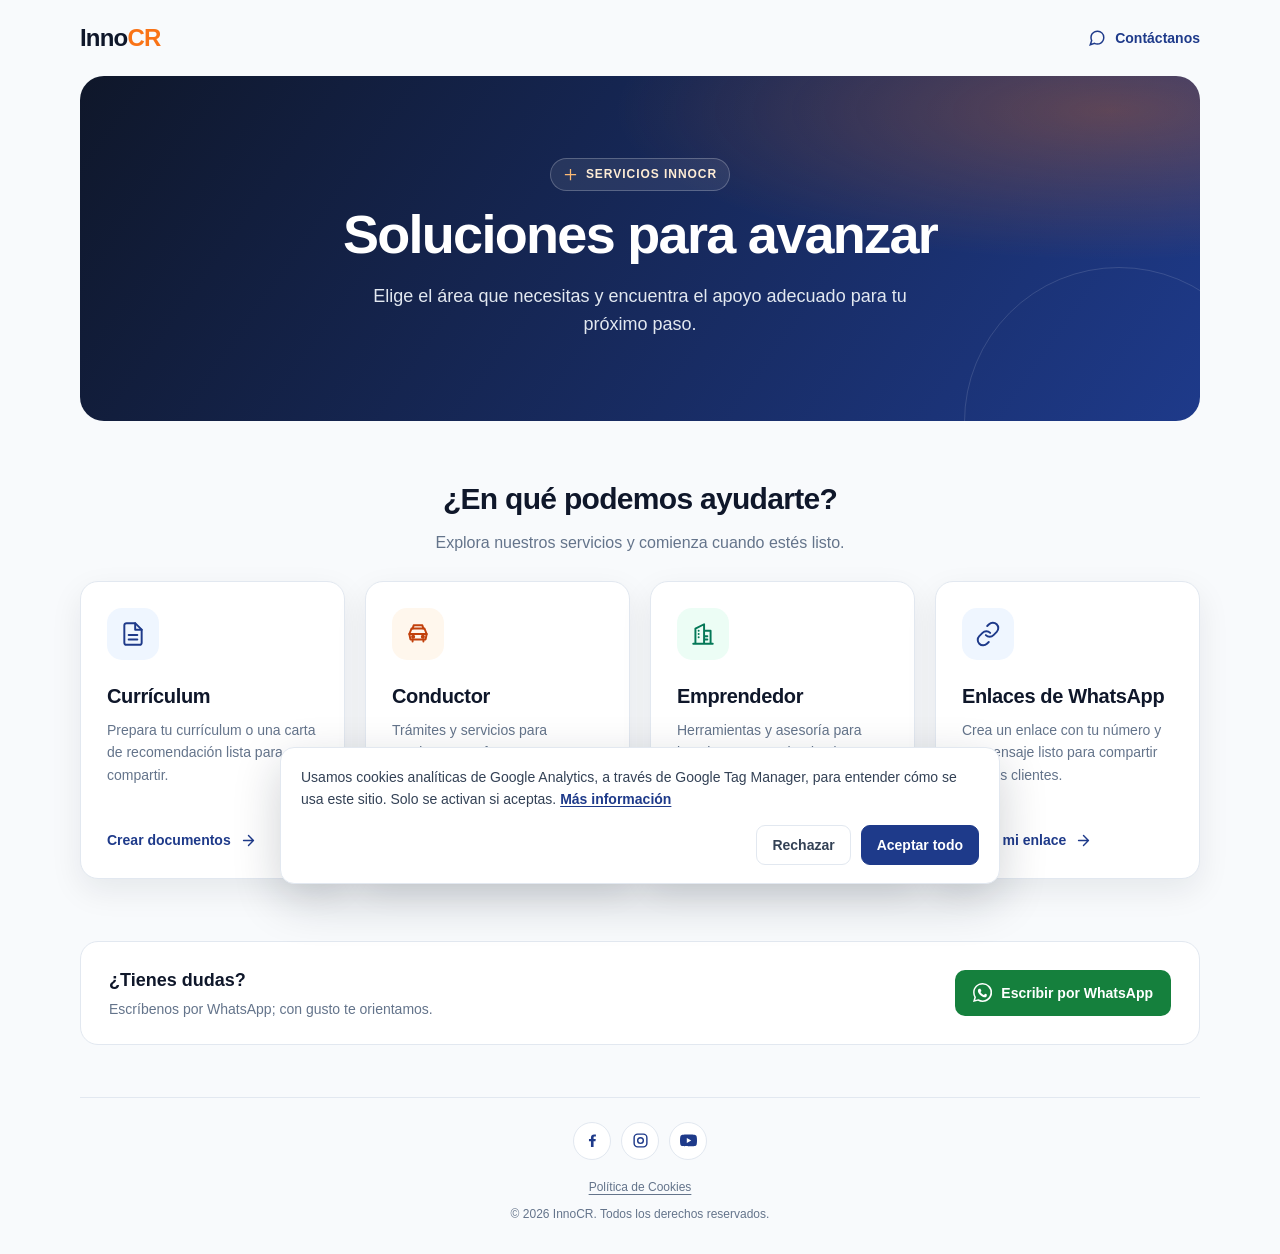
<file: servicios/index.html>
<!DOCTYPE html>
<html lang="es">

<head>
    <meta charset="UTF-8">
    <meta name="viewport" content="width=device-width, initial-scale=1.0">
    <meta name="google-adsense-account" content="ca-pub-9706372539729811">
    <meta name="theme-color" content="#0F172A">
    <meta name="description"
        content="Conoce los servicios de InnoCR: soluciones para conductores, currículums profesionales y emprendedores en Costa Rica.">
    <meta property="og:title" content="Servicios InnoCR | Soluciones para avanzar">
    <meta property="og:description"
        content="Encuentra el servicio de InnoCR que necesitas: conductor, currículum o emprendedor.">
    <meta property="og:type" content="website">
    <title>Servicios InnoCR | Soluciones para avanzar</title>

    <style>
        :root {
            color-scheme: light;
            --primario: #0F172A;
            --secundario: #1E3A8A;
            --acento: #F97316;
            --acento-hover: #EA580C;
            --fondo: #FFFFFF;
            --fondo-suave: #F8FAFC;
            --texto: #334155;
            --texto-suave: #64748B;
            --borde: #E2E8F0;
            --sombra: 0 12px 32px rgba(15, 23, 42, .08);
            --radio: 18px;
        }

        *,
        *::before,
        *::after {
            box-sizing: border-box;
        }

        html {
            scroll-behavior: smooth;
        }

        body {
            min-width: 320px;
            min-height: 100vh;
            margin: 0;
            color: var(--texto);
            background: var(--fondo-suave);
            font-family: -apple-system, BlinkMacSystemFont, "Segoe UI", Roboto, "Helvetica Neue", Arial, sans-serif;
            font-size: 16px;
            line-height: 1.6;
            -webkit-font-smoothing: antialiased;
        }

        a {
            color: inherit;
        }

        .pagina {
            width: min(100% - 40px, 1120px);
            margin: 0 auto;
        }

        .barra-navegacion {
            display: flex;
            min-height: 76px;
            align-items: center;
            justify-content: space-between;
            gap: 20px;
        }

        .marca {
            color: var(--primario);
            font-size: 24px;
            font-weight: 850;
            letter-spacing: -.8px;
            text-decoration: none;
        }

        .marca span {
            color: var(--acento);
        }

        .enlace-contacto {
            display: inline-flex;
            align-items: center;
            gap: 9px;
            color: var(--secundario);
            font-size: 14px;
            font-weight: 700;
            text-decoration: none;
        }

        .enlace-contacto:hover {
            color: var(--acento-hover);
        }

        .enlace-contacto svg {
            width: 18px;
            height: 18px;
        }

        .hero {
            position: relative;
            overflow: hidden;
            padding: clamp(42px, 8vw, 82px) 28px;
            border-radius: 24px;
            color: #fff;
            background:
                radial-gradient(ellipse at 92% 10%, rgba(249, 115, 22, .30), transparent 34%),
                linear-gradient(125deg, #0F172A, #1E3A8A);
            text-align: center;
        }

        .hero::after {
            position: absolute;
            right: -74px;
            bottom: -156px;
            width: 310px;
            height: 310px;
            border: 1px solid rgba(255, 255, 255, .13);
            border-radius: 50%;
            content: "";
            pointer-events: none;
        }

        .hero-contenido {
            position: relative;
            z-index: 1;
            max-width: 680px;
            margin: 0 auto;
        }

        .etiqueta {
            display: inline-flex;
            align-items: center;
            gap: 8px;
            margin-bottom: 14px;
            padding: 6px 12px;
            border: 1px solid rgba(255, 255, 255, .23);
            border-radius: 999px;
            color: #FFEDD5;
            background: rgba(255, 255, 255, .08);
            font-size: 12px;
            font-weight: 700;
            letter-spacing: .08em;
            text-transform: uppercase;
        }

        .etiqueta svg {
            width: 15px;
            height: 15px;
            color: #FDBA74;
        }

        h1 {
            margin: 0;
            font-size: clamp(34px, 6vw, 54px);
            font-weight: 800;
            letter-spacing: -1.7px;
            line-height: 1.1;
        }

        .hero p {
            max-width: 570px;
            margin: 17px auto 0;
            color: #E2E8F0;
            font-size: clamp(16px, 2.5vw, 18px);
        }

        .servicios {
            padding: 54px 0 62px;
        }

        .encabezado-servicios {
            margin-bottom: 25px;
            text-align: center;
        }

        .encabezado-servicios h2 {
            margin: 0;
            color: var(--primario);
            font-size: clamp(23px, 4vw, 30px);
            font-weight: 800;
            letter-spacing: -.7px;
        }

        .encabezado-servicios p {
            margin: 7px 0 0;
            color: var(--texto-suave);
        }

        .rejilla-servicios {
            display: grid;
            grid-template-columns: repeat(auto-fit, minmax(230px, 1fr));
            gap: 20px;
        }

        .tarjeta-servicio {
            display: flex;
            min-height: 290px;
            flex-direction: column;
            align-items: flex-start;
            padding: 26px;
            border: 1px solid var(--borde);
            border-radius: var(--radio);
            background: var(--fondo);
            box-shadow: var(--sombra);
            text-decoration: none;
            transition: transform .2s ease, box-shadow .2s ease, border-color .2s ease;
        }

        .tarjeta-servicio:hover {
            transform: translateY(-5px);
            border-color: #FDBA74;
            box-shadow: 0 18px 38px rgba(15, 23, 42, .13);
        }

        .tarjeta-servicio:focus-visible,
        .enlace-contacto:focus-visible,
        .redes a:focus-visible {
            outline: 3px solid var(--acento);
            outline-offset: 4px;
        }

        .icono {
            display: grid;
            width: 52px;
            height: 52px;
            place-items: center;
            border-radius: 15px;
            color: var(--secundario);
            background: #EFF6FF;
        }

        .tarjeta-servicio:nth-child(2) .icono {
            color: #C2410C;
            background: #FFF7ED;
        }

        .tarjeta-servicio:nth-child(3) .icono {
            color: #047857;
            background: #ECFDF5;
        }

        .icono svg {
            width: 26px;
            height: 26px;
        }

        .tarjeta-servicio h3 {
            margin: 20px 0 7px;
            color: var(--primario);
            font-size: 20px;
            font-weight: 750;
            letter-spacing: -.35px;
        }

        .tarjeta-servicio p {
            margin: 0;
            color: var(--texto-suave);
            font-size: 14px;
        }

        .tarjeta-accion {
            display: inline-flex;
            align-items: center;
            gap: 9px;
            margin-top: auto;
            padding-top: 21px;
            color: var(--secundario);
            font-size: 14px;
            font-weight: 750;
        }

        .tarjeta-accion svg {
            width: 17px;
            height: 17px;
            transition: transform .2s ease;
        }

        .tarjeta-servicio:hover .tarjeta-accion svg {
            transform: translateX(4px);
        }

        .franja-contacto {
            display: flex;
            align-items: center;
            justify-content: space-between;
            gap: 24px;
            margin-bottom: 52px;
            padding: 24px 28px;
            border: 1px solid var(--borde);
            border-radius: var(--radio);
            background: var(--fondo);
        }

        .franja-contacto h2 {
            margin: 0;
            color: var(--primario);
            font-size: 18px;
        }

        .franja-contacto p {
            margin: 3px 0 0;
            color: var(--texto-suave);
            font-size: 14px;
        }

        .boton-whatsapp {
            display: inline-flex;
            min-height: 46px;
            flex-shrink: 0;
            align-items: center;
            justify-content: center;
            gap: 9px;
            padding: 0 18px;
            border-radius: 10px;
            color: #fff;
            background: #15803D;
            font-size: 14px;
            font-weight: 700;
            text-decoration: none;
            transition: background .2s ease;
        }

        .boton-whatsapp:hover {
            background: #166534;
        }

        .boton-whatsapp:focus-visible {
            outline: 3px solid var(--primario);
            outline-offset: 3px;
        }

        .boton-whatsapp svg {
            width: 19px;
            height: 19px;
        }

        footer {
            padding: 24px 0 30px;
            border-top: 1px solid var(--borde);
            color: var(--texto-suave);
            text-align: center;
        }

        .redes {
            display: flex;
            justify-content: center;
            gap: 10px;
            margin-bottom: 13px;
        }

        .redes a {
            display: grid;
            width: 38px;
            height: 38px;
            place-items: center;
            border: 1px solid var(--borde);
            border-radius: 50%;
            color: var(--secundario);
            background: var(--fondo);
            text-decoration: none;
            transition: color .2s ease, background .2s ease, border-color .2s ease;
        }

        .redes a:hover {
            border-color: var(--secundario);
            color: #fff;
            background: var(--secundario);
        }

        .redes svg {
            width: 17px;
            height: 17px;
        }

        .copyright {
            margin: 0;
            font-size: 12px;
        }

        .enlace-cookies {
            display: inline-block;
            margin-bottom: 8px;
            color: var(--texto-suave);
            font-size: 12px;
            text-decoration: underline;
            text-underline-offset: 3px;
        }

        .enlace-cookies:hover {
            color: var(--secundario);
        }

        .cookie-banner {
            position: fixed;
            z-index: 20;
            right: 16px;
            bottom: 16px;
            left: 16px;
            width: min(100% - 32px, 720px);
            margin: 0 auto;
            padding: 18px 20px;
            border: 1px solid var(--borde);
            border-radius: 14px;
            background: var(--fondo);
            box-shadow: 0 16px 48px rgba(15, 23, 42, .2);
            opacity: 0;
            visibility: hidden;
            transform: translateY(12px);
            transition: opacity .2s ease, transform .2s ease, visibility .2s ease;
        }

        .cookie-banner.visible {
            opacity: 1;
            visibility: visible;
            transform: translateY(0);
        }

        .cookie-banner p {
            margin: 0;
            color: var(--texto);
            font-size: 14px;
        }

        .cookie-banner a {
            color: var(--secundario);
            font-weight: 700;
            text-decoration: underline;
            text-underline-offset: 2px;
        }

        .cookie-banner-botones {
            display: flex;
            justify-content: flex-end;
            gap: 10px;
            margin-top: 14px;
        }

        .cookie-banner-botones button,
        .modal-cookies-cerrar {
            min-height: 40px;
            padding: 8px 15px;
            border: 1px solid var(--borde);
            border-radius: 9px;
            color: var(--texto);
            background: var(--fondo);
            font: inherit;
            font-size: 14px;
            font-weight: 700;
            cursor: pointer;
        }

        .cookie-banner-botones button:hover,
        .modal-cookies-cerrar:hover {
            background: var(--fondo-suave);
        }

        .cookie-banner-botones .cookie-btn-aceptar {
            border-color: var(--secundario);
            color: #fff;
            background: var(--secundario);
        }

        .cookie-banner-botones .cookie-btn-aceptar:hover {
            background: #172554;
        }

        .cookie-banner-botones button:focus-visible,
        .modal-cookies-cerrar:focus-visible,
        .enlace-cookies:focus-visible {
            outline: 3px solid var(--acento);
            outline-offset: 3px;
        }

        .modal-cookies {
            position: fixed;
            z-index: 30;
            inset: 0;
            display: none;
            align-items: center;
            justify-content: center;
            padding: 20px;
            background: rgba(15, 23, 42, .65);
        }

        .modal-cookies.activo {
            display: flex;
        }

        .modal-cookies-contenido {
            width: min(100%, 540px);
            max-height: min(80vh, 620px);
            overflow-y: auto;
            padding: 24px;
            border-radius: 16px;
            background: var(--fondo);
            box-shadow: 0 20px 60px rgba(15, 23, 42, .25);
        }

        .modal-cookies-contenido h2 {
            margin: 0 0 14px;
            color: var(--primario);
            font-size: 22px;
        }

        .modal-cookies-contenido p,
        .modal-cookies-contenido li {
            color: var(--texto-suave);
            font-size: 14px;
        }

        .modal-cookies-contenido p {
            margin: 0 0 12px;
        }

        .modal-cookies-contenido ul {
            padding-left: 22px;
        }

        .modal-cookies-cerrar {
            display: block;
            min-width: 110px;
            margin: 18px 0 0 auto;
            border-color: var(--secundario);
            color: #fff;
            background: var(--secundario);
        }

        @media (max-width: 760px) {
            .rejilla-servicios {
                grid-template-columns: 1fr;
                gap: 14px;
            }

            .tarjeta-servicio {
                min-height: 0;
                padding: 22px;
            }

            .tarjeta-accion {
                padding-top: 16px;
            }

            .servicios {
                padding: 42px 0 48px;
            }
        }

        @media (max-width: 520px) {
            .pagina {
                width: min(100% - 28px, 1120px);
            }

            .barra-navegacion {
                min-height: 66px;
            }

            .marca {
                font-size: 21px;
            }

            .enlace-contacto {
                font-size: 13px;
            }

            .hero {
                padding: 43px 20px;
                border-radius: 18px;
            }

            .franja-contacto {
                align-items: flex-start;
                flex-direction: column;
                margin-bottom: 38px;
                padding: 21px;
            }

            .boton-whatsapp {
                width: 100%;
            }
        }

        @media (prefers-reduced-motion: reduce) {

            *,
            *::before,
            *::after {
                scroll-behavior: auto !important;
                transition-duration: .01ms !important;
            }
        }
    </style>
</head>

<body>
    <header class="pagina barra-navegacion">
        <a class="marca" href="#inicio" aria-label="InnoCR, inicio">Inno<span>CR</span></a>
        <a class="enlace-contacto" href="#contacto">
            <svg viewBox="0 0 24 24" fill="none" stroke="currentColor" stroke-width="2" aria-hidden="true">
                <path
                    d="M21 11.5a8.4 8.4 0 0 1-.9 3.8 8.5 8.5 0 0 1-7.6 4.7 8.4 8.4 0 0 1-3.8-.9L3 21l1.9-5.7a8.4 8.4 0 0 1-.9-3.8 8.5 8.5 0 0 1 4.7-7.6 8.4 8.4 0 0 1 3.8-.9h.5a8.5 8.5 0 0 1 8 8v.5Z" />
            </svg>
            Contáctanos
        </a>
    </header>

    <main>
        <section class="pagina hero" id="inicio" aria-labelledby="titulo-principal">
            <div class="hero-contenido">
                <span class="etiqueta">
                    <svg viewBox="0 0 24 24" fill="none" stroke="currentColor" stroke-width="2" aria-hidden="true">
                        <path d="M12 3v18M3 12h18" />
                    </svg>
                    Servicios InnoCR
                </span>
                <h1 id="titulo-principal">Soluciones para avanzar</h1>
                <p>Elige el área que necesitas y encuentra el apoyo adecuado para tu próximo paso.</p>
            </div>
        </section>

        <section class="pagina servicios" id="servicios" aria-labelledby="titulo-servicios">
            <div class="encabezado-servicios">
                <h2 id="titulo-servicios">¿En qué podemos ayudarte?</h2>
                <p>Explora nuestros servicios y comienza cuando estés listo.</p>
            </div>

            <div class="rejilla-servicios">
                <a class="tarjeta-servicio" href="curriculum/index.html">
                    <span class="icono">
                        <svg viewBox="0 0 24 24" fill="none" stroke="currentColor" stroke-width="1.8"
                            stroke-linecap="round" stroke-linejoin="round" aria-hidden="true">
                            <path d="M14 2H6a2 2 0 0 0-2 2v16a2 2 0 0 0 2 2h12a2 2 0 0 0 2-2V8Z" />
                            <path d="M14 2v6h6M8 13h8m-8 4h8" />
                        </svg>
                    </span>
                    <h3>Currículum</h3>
                    <p>Prepara tu currículum o una carta de recomendación lista para compartir.</p>
                    <span class="tarjeta-accion">
                        Crear documentos
                        <svg viewBox="0 0 24 24" fill="none" stroke="currentColor" stroke-width="2"
                            stroke-linecap="round" stroke-linejoin="round" aria-hidden="true">
                            <path d="M5 12h14m-7-7 7 7-7 7" />
                        </svg>
                    </span>
                </a>

                <a class="tarjeta-servicio" href="conductor/index.html">
                    <span class="icono">
                        <svg viewBox="0 0 24 24" fill="none" stroke="currentColor" stroke-width="1.8"
                            stroke-linecap="round" stroke-linejoin="round" aria-hidden="true">
                            <path d="M5 17h14l1-5-2-5H6l-2 5 1 5Z" />
                            <path d="M4 12h16M7 17v2m10-2v2M7 7l1-3h8l1 3" />
                            <circle cx="7.5" cy="14.5" r="1" />
                            <circle cx="16.5" cy="14.5" r="1" />
                        </svg>
                    </span>
                    <h3>Conductor</h3>
                    <p>Trámites y servicios para conductores o futuros conductores en Costa Rica, coordinados de forma sencilla.</p>
                    <span class="tarjeta-accion">
                        Explorar servicios
                        <svg viewBox="0 0 24 24" fill="none" stroke="currentColor" stroke-width="2"
                            stroke-linecap="round" stroke-linejoin="round" aria-hidden="true">
                            <path d="M5 12h14m-7-7 7 7-7 7" />
                        </svg>
                    </span>
                </a>

                <a class="tarjeta-servicio" href="emprendedor/index.html">
                    <span class="icono">
                        <svg viewBox="0 0 24 24" fill="none" stroke="currentColor" stroke-width="1.8"
                            stroke-linecap="round" stroke-linejoin="round" aria-hidden="true">
                            <path d="M3 21h18M5 21V7l8-4v18m0-12h6v12M8 9v.01M8 12v.01M8 15v.01m6-1h2m-2 3h2" />
                        </svg>
                    </span>
                    <h3>Emprendedor</h3>
                    <p>Herramientas y asesoría para impulsar tu negocio, desde facturación hasta presencia web.</p>
                    <span class="tarjeta-accion">
                        Impulsar mi negocio
                        <svg viewBox="0 0 24 24" fill="none" stroke="currentColor" stroke-width="2"
                            stroke-linecap="round" stroke-linejoin="round" aria-hidden="true">
                            <path d="M5 12h14m-7-7 7 7-7 7" />
                        </svg>
                    </span>
                </a>

                <a class="tarjeta-servicio" href="enlace/index.html">
                    <span class="icono">
                        <svg viewBox="0 0 24 24" fill="none" stroke="currentColor" stroke-width="1.8"
                            stroke-linecap="round" stroke-linejoin="round" aria-hidden="true">
                            <path d="M10 13a5 5 0 0 0 7.07 0l3-3A5 5 0 0 0 13 2.93l-1.72 1.71" />
                            <path d="M14 11a5 5 0 0 0-7.07 0l-3 3A5 5 0 0 0 11 21.07l1.71-1.71" />
                        </svg>
                    </span>
                    <h3>Enlaces de WhatsApp</h3>
                    <p>Crea un enlace con tu número y un mensaje listo para compartir con tus clientes.</p>
                    <span class="tarjeta-accion">
                        Crear mi enlace
                        <svg viewBox="0 0 24 24" fill="none" stroke="currentColor" stroke-width="2"
                            stroke-linecap="round" stroke-linejoin="round" aria-hidden="true">
                            <path d="M5 12h14m-7-7 7 7-7 7" />
                        </svg>
                    </span>
                </a>
            </div>
        </section>

        <section class="pagina franja-contacto" id="contacto" aria-labelledby="titulo-contacto">
            <div>
                <h2 id="titulo-contacto">¿Tienes dudas?</h2>
                <p>Escríbenos por WhatsApp; con gusto te orientamos.</p>
            </div>
            <a class="boton-whatsapp" href="https://wa.me/50670373820" target="_blank" rel="noopener noreferrer">
                <svg viewBox="0 0 24 24" fill="currentColor" aria-hidden="true">
                    <path
                        d="M20.5 3.5A11.8 11.8 0 0 0 12.1 0C5.5 0 .1 5.4.1 12c0 2.1.6 4.1 1.6 5.9L0 24l6.3-1.6a12 12 0 0 0 5.8 1.5h.1c6.6 0 12-5.4 12-12 0-3.2-1.3-6.2-3.7-8.4ZM12.1 22a10 10 0 0 1-5.1-1.4l-.4-.2-3.8 1 1-3.7-.3-.4A9.9 9.9 0 0 1 2 12C2 6.5 6.5 2 12.1 2c2.7 0 5.2 1.1 7.1 2.9A9.9 9.9 0 0 1 22 12c0 5.5-4.5 10-9.9 10Zm5.5-7.5c-.3-.1-1.6-.8-1.9-.9-.3-.1-.5-.1-.7.2-.2.3-.7.9-.9 1.1-.2.2-.3.2-.6.1-.3-.1-1.2-.5-2.3-1.4-.8-.7-1.4-1.6-1.6-1.9-.2-.3 0-.5.1-.6.1-.1.3-.4.5-.5.1-.2.2-.3.3-.5.1-.2 0-.4 0-.5-.1-.1-.7-1.5-.9-2-.2-.5-.5-.4-.7-.4H8c-.2 0-.5.1-.8.4-.3.3-1 1-1 2.4s1 2.8 1.1 3c.1.2 2 3.1 4.8 4.3.7.3 1.2.5 1.6.6.7.2 1.3.2 1.8.1.5-.1 1.6-.7 1.8-1.3.2-.6.2-1.1.2-1.3-.1-.2-.3-.3-.6-.4Z" />
                </svg>
                Escribir por WhatsApp
            </a>
        </section>
    </main>

    <footer class="pagina">
        <nav class="redes" aria-label="Redes sociales de InnoCR">
            <a href="https://www.facebook.com/Innocr2018" target="_blank" rel="noopener noreferrer"
                aria-label="Facebook de InnoCR">
                <svg viewBox="0 0 24 24" fill="currentColor" aria-hidden="true">
                    <path
                        d="M13.5 21v-8h2.7l.4-3.1h-3.1v-2c0-.9.3-1.5 1.6-1.5h1.7V3.6c-.3 0-1.4-.1-2.6-.1-2.6 0-4.4 1.6-4.4 4.5v1.9H7V13h2.8v8h3.7Z" />
                </svg>
            </a>
            <a href="https://www.instagram.com/innocostarica" target="_blank" rel="noopener noreferrer"
                aria-label="Instagram de InnoCR">
                <svg viewBox="0 0 24 24" fill="none" stroke="currentColor" stroke-width="2" aria-hidden="true">
                    <rect x="3" y="3" width="18" height="18" rx="5" />
                    <circle cx="12" cy="12" r="4" />
                    <path d="M17.5 6.5h.01" />
                </svg>
            </a>
            <a href="https://www.youtube.com/@InnoCostaRica" target="_blank" rel="noopener noreferrer"
                aria-label="YouTube de InnoCR">
                <svg viewBox="0 0 24 24" fill="currentColor" aria-hidden="true">
                    <path
                        d="M23.5 6.2a3 3 0 0 0-2.1-2.1C19.5 3.6 12 3.6 12 3.6s-7.5 0-9.4.5A3 3 0 0 0 .5 6.2 31 31 0 0 0 0 12a31 31 0 0 0 .5 5.8 3 3 0 0 0 2.1 2.1c1.9.5 9.4.5 9.4.5s7.5 0 9.4-.5a3 3 0 0 0 2.1-2.1A31 31 0 0 0 24 12a31 31 0 0 0-.5-5.8ZM9.6 15.6V8.4l6.3 3.6-6.3 3.6Z" />
                </svg>
            </a>
        </nav>
        <a class="enlace-cookies" href="#politica-cookies" id="abrir-modal-cookies">Política de Cookies</a>
        <p class="copyright">&copy; <span id="anio-actual"></span> InnoCR. Todos los derechos reservados.</p>
    </footer>

    <section class="cookie-banner" id="cookie-banner" role="region" aria-label="Preferencias de cookies"
        aria-hidden="true">
        <p>
            Usamos cookies analíticas de Google Analytics, a través de Google Tag Manager, para entender cómo se usa
            este sitio. Solo se activan si aceptas.
            <a href="#politica-cookies" id="ver-politica-cookies">Más información</a>
        </p>
        <div class="cookie-banner-botones">
            <button class="cookie-btn-rechazar" id="rechazar-cookies" type="button">Rechazar</button>
            <button class="cookie-btn-aceptar" id="aceptar-cookies" type="button">Aceptar todo</button>
        </div>
    </section>

    <div class="modal-cookies" id="modal-cookies" aria-hidden="true">
        <section class="modal-cookies-contenido" role="dialog" aria-modal="true"
            aria-labelledby="titulo-politica-cookies" tabindex="-1">
            <h2 id="titulo-politica-cookies">Política de Cookies</h2>
            <p>En InnoCR utilizamos cookies y tecnologías similares para analizar cómo navegas en nuestro sitio y
                mejorar tu experiencia.</p>
            <ul>
                <li>Las cookies técnicas necesarias permiten el funcionamiento básico del sitio y recordar tu decisión.
                </li>
                <li>Las cookies analíticas de Google, nos ayudan a medir las visitas y mejorar el contenido.</li>
                <li>Las cookies analíticas solo se activan con tu consentimiento. Si las rechazas, no se carga ni se
                    envía información a Google.</li>
            </ul>
            <p>Puedes borrar las cookies desde la configuración de tu navegador.</p>
            <button class="modal-cookies-cerrar" id="cerrar-modal-cookies" type="button">Entendido</button>
        </section>
    </div>

    <script>
        document.getElementById("anio-actual").textContent = new Date().getFullYear();

        const GTM_ID = "GTM-PHGKWSVQ";
        const CONSENT_KEY = "innocr_cookies_consent_v1";
        const CONSENT_GRANTED = "granted";
        const CONSENT_DENIED = "denied";
        const cookieBanner = document.getElementById("cookie-banner");
        const cookieModal = document.getElementById("modal-cookies");
        const cookieModalContent = cookieModal.querySelector(".modal-cookies-contenido");
        let previousFocus = null;

        function getConsentDecision() {
            try {
                const consent = JSON.parse(localStorage.getItem(CONSENT_KEY));
                return consent && (consent.decision === CONSENT_GRANTED || consent.decision === CONSENT_DENIED)
                    ? consent.decision
                    : null;
            } catch (error) {
                console.warn("No se pudo leer la decisión de cookies:", error);
                return null;
            }
        }

        function saveConsentDecision(decision) {
            try {
                localStorage.setItem(CONSENT_KEY, JSON.stringify({
                    decision: decision,
                    timestamp: Date.now()
                }));
            } catch (error) {
                console.warn("No se pudo guardar la decisión de cookies:", error);
            }
        }

        function loadGoogleTagManager() {
            if (document.getElementById("gtm-script")) return;

            window.dataLayer = window.dataLayer || [];
            window.gtag = function () {
                window.dataLayer.push(arguments);
            };
            window.gtag("js", new Date());
            window.gtag("consent", "update", {
                analytics_storage: "granted"
            });

            const script = document.createElement("script");
            script.id = "gtm-script";
            script.async = true;
            script.src = "https://www.googletagmanager.com/gtm.js?id=" + GTM_ID;
            document.head.appendChild(script);
        }

        function hideCookieBanner() {
            cookieBanner.classList.remove("visible");
            cookieBanner.setAttribute("aria-hidden", "true");
        }

        function showCookieBanner() {
            if (getConsentDecision() !== null) return;

            window.setTimeout(function () {
                cookieBanner.classList.add("visible");
                cookieBanner.setAttribute("aria-hidden", "false");
            }, 300);
        }

        function acceptCookies() {
            saveConsentDecision(CONSENT_GRANTED);
            hideCookieBanner();
            loadGoogleTagManager();
            window.setTimeout(function () {
                window.location.reload();
            }, 200);
        }

        function rejectCookies() {
            saveConsentDecision(CONSENT_DENIED);
            hideCookieBanner();
        }

        function openCookiePolicy(event) {
            if (event) event.preventDefault();
            previousFocus = document.activeElement;
            cookieModal.classList.add("activo");
            cookieModal.setAttribute("aria-hidden", "false");
            cookieModalContent.focus();
        }

        function closeCookiePolicy() {
            cookieModal.classList.remove("activo");
            cookieModal.setAttribute("aria-hidden", "true");
            if (previousFocus) previousFocus.focus();
        }

        document.getElementById("aceptar-cookies").addEventListener("click", acceptCookies);
        document.getElementById("rechazar-cookies").addEventListener("click", rejectCookies);
        document.getElementById("abrir-modal-cookies").addEventListener("click", openCookiePolicy);
        document.getElementById("ver-politica-cookies").addEventListener("click", openCookiePolicy);
        document.getElementById("cerrar-modal-cookies").addEventListener("click", closeCookiePolicy);

        cookieModal.addEventListener("click", function (event) {
            if (event.target === cookieModal) closeCookiePolicy();
        });

        document.addEventListener("keydown", function (event) {
            if (event.key === "Escape" && cookieModal.classList.contains("activo")) {
                closeCookiePolicy();
            }
        });

        const savedConsent = getConsentDecision();
        if (savedConsent === CONSENT_GRANTED) {
            loadGoogleTagManager();
        } else if (savedConsent === null) {
            showCookieBanner();
        }
    </script>
</body>

</html>
</file>
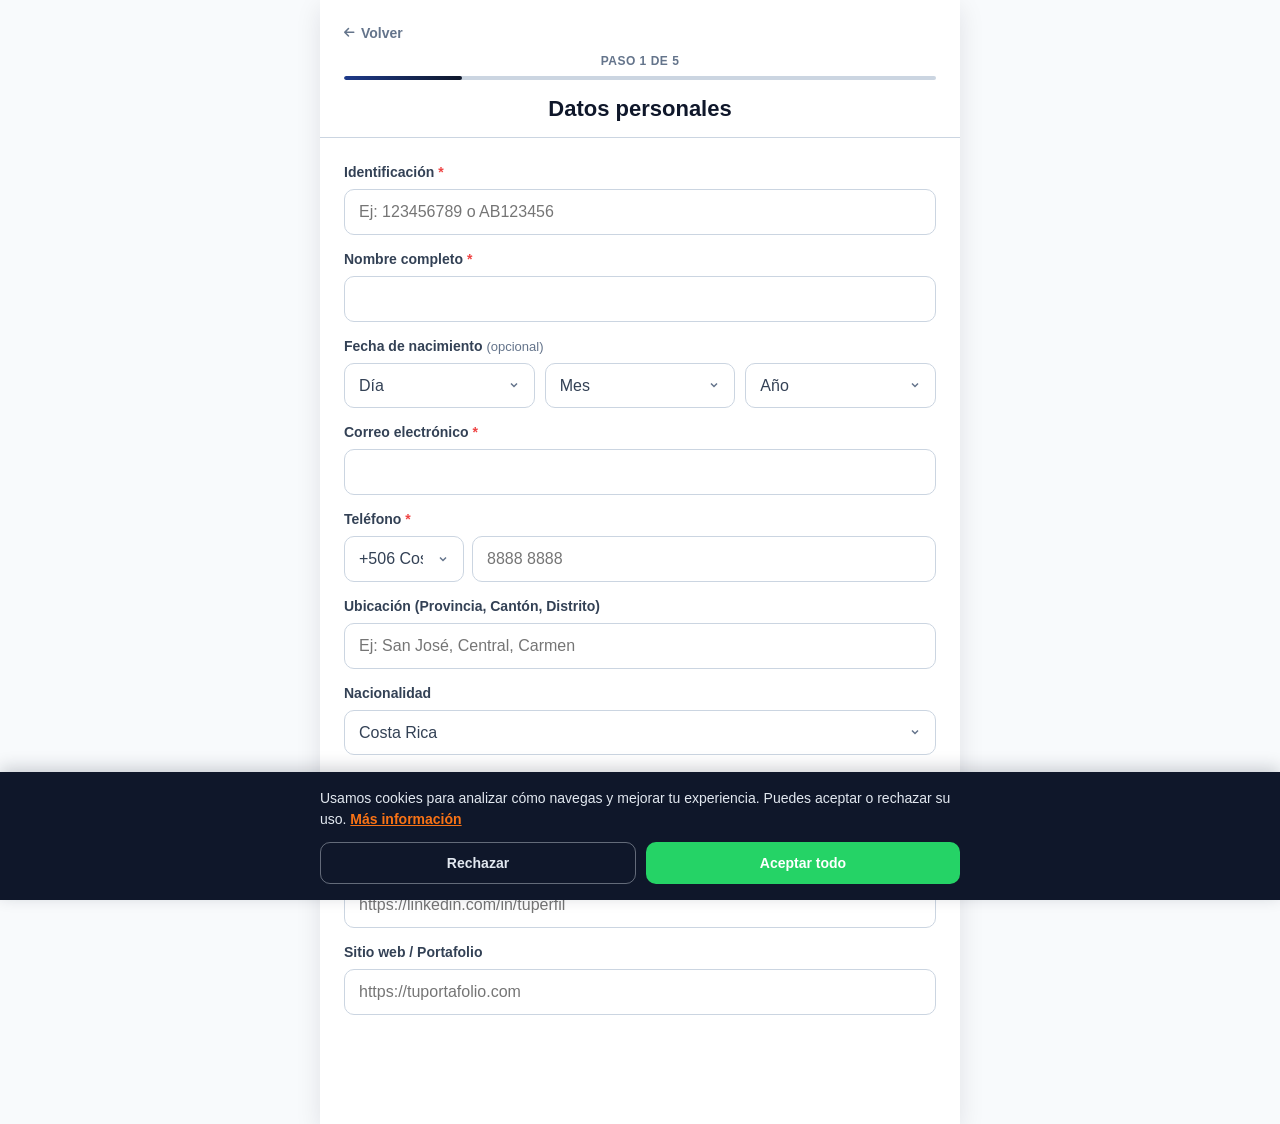
<file: cv/curriculum/index.html>
<!DOCTYPE html>
<html lang="es">

<head>
    <meta charset="UTF-8">
    <meta name="viewport" content="width=device-width, initial-scale=1.0">
    <title>Crear mi Currículum | InnoCR</title>

    <!-- Open Graph -->
    <meta property="og:title" content="CV InnoCR - Creamos tu currículum profesional">
    <meta property="og:description"
        content="Llena el formulario, coordinamos por WhatsApp y recibe tu CV en PDF listo para enviar a reclutadores.">
    <meta property="og:image" content="https://innocr.com/cv/anuncio.jpg">
    <meta property="og:image:width" content="1200">
    <meta property="og:image:height" content="630">
    <meta property="og:type" content="website">

    <!--
        NOTA: Google Tag Manager se carga dinámicamente desde ../app.js
        SOLO si el usuario acepta las cookies. No incluir el <script> aquí.
    -->

    <!-- Font Awesome -->
    <link rel="stylesheet" href="https://cdnjs.cloudflare.com/ajax/libs/font-awesome/6.5.1/css/all.min.css">

    <!-- CSS global + CSS específico del CV -->
    <link rel="stylesheet" href="../styles.css">
    <link rel="stylesheet" href="styles.curriculum.css">
</head>

<body>

    <div id="app">

        <!-- ========================================= -->
        <!-- PANTALLA 1 — DATOS PERSONALES             -->
        <!-- ========================================= -->
        <section id="pantalla-1" class="pantalla activa">
            <header class="cabecera">
                <a href="../index.html" class="cabecera-volver">
                    <i class="fa-solid fa-arrow-left"></i> Volver
                </a>
                <div class="progreso">
                    <span class="paso-texto">Paso 1 de 5</span>
                    <div class="barra-progreso">
                        <div class="barra-progreso-fill" style="width:20%"></div>
                    </div>
                </div>
                <h2 class="titulo-pantalla">Datos personales</h2>
            </header>

            <div class="contenido">
                <label for="identificacion">Identificación <span class="obligatorio">*</span></label>
                <input type="text" id="identificacion" placeholder="Ej: 123456789 o AB123456" autocomplete="off">

                <label for="nombre">Nombre completo <span class="obligatorio">*</span></label>
                <input type="text" id="nombre" autocomplete="name">

                <label for="fecha_nac_dia">Fecha de nacimiento <span class="opcional">(opcional)</span></label>
                <div class="fila-3">
                    <select id="fecha_nac_dia">
                        <option value="">Día</option>
                    </select>
                    <select id="fecha_nac_mes">
                        <option value="">Mes</option>
                        <option value="01">Enero</option>
                        <option value="02">Febrero</option>
                        <option value="03">Marzo</option>
                        <option value="04">Abril</option>
                        <option value="05">Mayo</option>
                        <option value="06">Junio</option>
                        <option value="07">Julio</option>
                        <option value="08">Agosto</option>
                        <option value="09">Septiembre</option>
                        <option value="10">Octubre</option>
                        <option value="11">Noviembre</option>
                        <option value="12">Diciembre</option>
                    </select>
                    <select id="fecha_nac_anio">
                        <option value="">Año</option>
                    </select>
                </div>

                <label for="email">Correo electrónico <span class="obligatorio">*</span></label>
                <input type="email" id="email" autocomplete="email">

                <label for="telefono">Teléfono <span class="obligatorio">*</span></label>
                <div class="tel-grupo">
                    <select id="telefono_codigo"></select>
                    <input type="tel" id="telefono" placeholder="8888 8888" inputmode="numeric" autocomplete="tel">
                </div>

                <label for="ubicacion">Ubicación (Provincia, Cantón, Distrito)</label>
                <input type="text" id="ubicacion" placeholder="Ej: San José, Central, Carmen">

                <label for="nacionalidad">Nacionalidad</label>
                <select id="nacionalidad"></select>

                <label for="estado_civil">Estado civil</label>
                <select id="estado_civil">
                    <option value="">-- Selecciona --</option>
                    <option value="Soltero/a">Soltero/a</option>
                    <option value="Casado/a">Casado/a</option>
                    <option value="Divorciado/a">Divorciado/a</option>
                    <option value="Viudo/a">Viudo/a</option>
                    <option value="Unión libre">Unión libre</option>
                </select>

                <label for="linkedin">LinkedIn</label>
                <input type="url" id="linkedin" placeholder="https://linkedin.com/in/tuperfil">

                <label for="sitio_web">Sitio web / Portafolio</label>
                <input type="url" id="sitio_web" placeholder="https://tuportafolio.com">
            </div>

            <footer class="barra-inferior">
                <button class="btn-secundario" onclick="irAPantalla(1);">Atrás</button>
                <button class="btn-primario" onclick="validarYAvanzar(1)">Siguiente</button>
            </footer>
        </section>

        <!-- ========================================= -->
        <!-- PANTALLA 2 — PERFIL Y EXPERIENCIA         -->
        <!-- ========================================= -->
        <section id="pantalla-2" class="pantalla">
            <header class="cabecera">
                <div class="progreso">
                    <span class="paso-texto">Paso 2 de 5</span>
                    <div class="barra-progreso">
                        <div class="barra-progreso-fill" style="width:40%"></div>
                    </div>
                </div>
                <h2 class="titulo-pantalla">Perfil y experiencia</h2>
            </header>

            <div class="contenido">
                <div class="seccion">
                    <h3 class="titulo-seccion">Perfil profesional</h3>
                    <label for="resumen">Resumen <span class="opcional">(opcional)</span></label>
                    <textarea id="resumen" rows="5"
                        placeholder="Cuéntanos en 3-5 líneas quién eres profesionalmente."></textarea>
                </div>

                <div class="seccion">
                    <h3 class="titulo-seccion">Experiencia laboral</h3>
                    <p class="ayuda-seccion">Si aún no tienes experiencia, deja esta sección vacía.</p>
                    <div id="lista-trabajos"></div>
                    <button type="button" class="btn-agregar" onclick="agregarTrabajo()">+ Añadir trabajo</button>
                </div>
            </div>

            <footer class="barra-inferior">
                <button class="btn-secundario" onclick="irAPantalla(1)">Atrás</button>
                <button class="btn-primario" onclick="validarYAvanzar(2)">Siguiente</button>
            </footer>
        </section>

        <!-- ========================================= -->
        <!-- PANTALLA 3 — FORMACIÓN                    -->
        <!-- ========================================= -->
        <section id="pantalla-3" class="pantalla">
            <header class="cabecera">
                <div class="progreso">
                    <span class="paso-texto">Paso 3 de 5</span>
                    <div class="barra-progreso">
                        <div class="barra-progreso-fill" style="width:60%"></div>
                    </div>
                </div>
                <h2 class="titulo-pantalla">Formación</h2>
            </header>

            <div class="contenido">
                <div class="seccion">
                    <h3 class="titulo-seccion">Educación</h3>
                    <div id="lista-estudios"></div>
                    <button type="button" class="btn-agregar" onclick="agregarEstudio()">+ Añadir estudio</button>
                </div>

                <div class="seccion">
                    <h3 class="titulo-seccion">Proyectos <span class="opcional">(opcional)</span></h3>
                    <p class="ayuda-seccion">Trabajos personales, colaboraciones o iniciativas donde hayas participado.
                    </p>
                    <div id="lista-proyectos"></div>
                    <button type="button" class="btn-agregar" onclick="agregarProyecto()">+ Añadir proyecto</button>
                </div>
            </div>

            <footer class="barra-inferior">
                <button class="btn-secundario" onclick="irAPantalla(2)">Atrás</button>
                <button class="btn-primario" onclick="validarYAvanzar(3)">Siguiente</button>
            </footer>
        </section>

        <!-- ========================================= -->
        <!-- PANTALLA 4 — HABILIDADES Y MÁS            -->
        <!-- ========================================= -->
        <section id="pantalla-4" class="pantalla">
            <header class="cabecera">
                <div class="progreso">
                    <span class="paso-texto">Paso 4 de 5</span>
                    <div class="barra-progreso">
                        <div class="barra-progreso-fill" style="width:80%"></div>
                    </div>
                </div>
                <h2 class="titulo-pantalla">Habilidades y más</h2>
            </header>

            <div class="contenido">
                <div class="seccion">
                    <h3 class="titulo-seccion">Habilidades</h3>
                    <div id="lista-habilidades"></div>
                    <button type="button" class="btn-agregar" onclick="agregarHabilidad()">+ Añadir habilidad</button>
                </div>

                <div class="seccion">
                    <h3 class="titulo-seccion">Idiomas</h3>
                    <div id="lista-idiomas"></div>
                    <button type="button" class="btn-agregar" onclick="agregarIdioma()">+ Añadir idioma</button>
                </div>

                <div class="seccion">
                    <h3 class="titulo-seccion">Certificaciones <span class="opcional">(opcional)</span></h3>
                    <div id="lista-certificaciones"></div>
                    <button type="button" class="btn-agregar" onclick="agregarCertificacion()">+ Añadir
                        certificación</button>
                </div>

                <div class="seccion">
                    <h3 class="titulo-seccion">Licencias de conducir <span class="opcional">(opcional)</span></h3>
                    <div id="lista-licencias"></div>
                    <button type="button" class="btn-agregar" onclick="agregarLicencia()">+ Añadir licencia</button>
                </div>
            </div>

            <footer class="barra-inferior">
                <button class="btn-secundario" onclick="irAPantalla(3)">Atrás</button>
                <button class="btn-primario" onclick="validarYAvanzar(4)">Siguiente</button>
            </footer>
        </section>

        <!-- ========================================= -->
        <!-- PANTALLA 5 — REFERENCIAS Y ENVÍO          -->
        <!-- ========================================= -->
        <section id="pantalla-5" class="pantalla">
            <header class="cabecera">
                <div class="progreso">
                    <span class="paso-texto">Paso 5 de 5</span>
                    <div class="barra-progreso">
                        <div class="barra-progreso-fill" style="width:100%"></div>
                    </div>
                </div>
                <h2 class="titulo-pantalla">Referencias y envío</h2>
            </header>

            <div class="contenido">
                <div class="seccion">
                    <h3 class="titulo-seccion">Referencias <span class="opcional">(opcional)</span></h3>
                    <p class="ayuda-seccion">Personas que puedan dar fe de tu trabajo.</p>
                    <div id="lista-referencias"></div>
                    <button type="button" class="btn-agregar" onclick="agregarReferencia()">+ Añadir referencia</button>
                </div>

                <div class="seccion" id="seccion-consentimiento">
                    <label class="checkbox-label" id="label-consentimiento">
                        <input type="checkbox" id="consentimiento">
                        <span>
                            He leído y acepto la
                            <a href="#" onclick="abrirModalPrivacidad(); return false;" class="link-privacidad">Política
                                de Privacidad</a>
                            y autorizo el uso de mis datos para generar mi currículum.
                        </span>
                    </label>

                    <p style="font-size: 12px; color: var(--texto-suave); margin-top: 12px; text-align: center;">
                        <a href="#" onclick="abrirModalCookies(); return false;"
                            style="color: var(--texto-suave); text-decoration: underline;">Política de Cookies</a>
                    </p>
                </div>

                <div id="mensaje-error" class="mensaje-error" style="display:none;"></div>
            </div>

            <footer class="barra-inferior">
                <button class="btn-secundario" onclick="irAPantalla(4)">Atrás</button>
                <button class="btn-primario" id="btn-enviar" onclick="enviarFormulario()">Enviar CV</button>
            </footer>
        </section>

        <!-- ========================================= -->
        <!-- PANTALLA ÉXITO                            -->
        <!-- ========================================= -->
        <section id="pantalla-exito" class="pantalla">
            <div class="contenido-estado">
                <div class="tarjeta-estado">
                    <div class="icono-estado exito"><i class="fa-solid fa-circle-check"></i></div>
                    <h2>¡Solicitud enviada!</h2>
                    <p class="texto-estado">Recibimos tu información. Para coordinar el pago y la entrega, escríbenos
                        por WhatsApp.</p>
                    <div class="resumen-cedula">
                        <strong>Identificación:</strong> <span id="resumen-id-exito">-</span>
                    </div>
                    <button class="btn-primario btn-grande btn-whatsapp" onclick="irAWhatsAppExito()">
                        <i class="fa-brands fa-whatsapp"></i> Ir a WhatsApp manualmente
                    </button>
                </div>
            </div>
        </section>

        <!-- ========================================= -->
        <!-- PANTALLA DUPLICADO                        -->
        <!-- ========================================= -->
        <section id="pantalla-duplicado" class="pantalla">
            <div class="contenido-estado">
                <div class="tarjeta-estado">
                    <div class="icono-estado info"><i class="fa-solid fa-circle-info"></i></div>
                    <h2>Ya tienes un CV registrado</h2>
                    <p class="texto-estado">Detectamos que ya llenaste el formulario con esta identificación. Si
                        necesitas modificarlo o coordinar el pago, escríbenos.</p>
                    <div class="resumen-cedula">
                        <strong>Identificación:</strong> <span id="resumen-id-dup">-</span>
                    </div>
                    <button class="btn-primario btn-grande btn-whatsapp" onclick="irAWhatsAppDuplicado()">
                        <i class="fa-brands fa-whatsapp"></i> Contactar por WhatsApp
                    </button>
                    <button class="btn-outline" style="margin-top:12px;" onclick="volverInicioDesdeExito()">
                        Volver al inicio
                    </button>
                </div>
            </div>
        </section>

        <!-- ========================================== -->
        <!-- MODALES                                    -->
        <!-- ========================================== -->

        <!-- Modal de espera -->
        <div id="modal-espera" class="modal-overlay">
            <div class="modal-contenido espera">
                <div class="spinner-grande"></div>
                <h3>Enviando tu información...</h3>
                <p>Por favor espera, no cierres esta ventana.</p>
            </div>
        </div>

        <!-- Modal "Ya llené antes" -->
        <div id="modal-ya-lleno" class="modal-overlay">
            <div class="modal-contenido">
                <h3>¿En qué te podemos ayudar?</h3>

                <label class="opcion-radio">
                    <input type="radio" name="motivo" value="pago">
                    <span>Quiero coordinar el pago</span>
                </label>

                <label class="opcion-radio">
                    <input type="radio" name="motivo" value="modificar">
                    <span>Quiero modificar mi CV</span>
                </label>

                <label class="opcion-radio">
                    <input type="radio" name="motivo" value="otra">
                    <span>Tengo otra consulta</span>
                </label>

                <div class="modal-botones">
                    <button class="btn-cancelar" onclick="cerrarModalYaLLeno()">Cancelar</button>
                    <button class="btn-confirmar" onclick="confirmarModalYaLLeno()">
                        <i class="fa-brands fa-whatsapp"></i> Ir a WhatsApp
                    </button>
                </div>
            </div>
        </div>

        <!-- Modal Política de Privacidad -->
        <div id="modal-privacidad" class="modal-overlay">
            <div class="modal-contenido" style="max-width: 500px; text-align: left;">
                <h3 style="text-align: center;">Política de Privacidad</h3>
                <p id="texto-privacidad"
                    style="font-size: 13px; white-space: pre-wrap; max-height: 300px; overflow-y: auto; background: var(--fondo-suave); padding: 15px; border-radius: 8px; color: var(--texto-suave);">
                </p>
                <div class="modal-botones">
                    <button class="btn-entendido" onclick="cerrarModalPrivacidad()">Entendido</button>
                </div>
            </div>
        </div>

        <!-- Modal Política de Cookies -->
        <div id="modal-cookies" class="modal-overlay">
            <div class="modal-contenido" style="max-width: 500px; text-align: left;">
                <h3 style="text-align: center;">Política de Cookies</h3>
                <p id="texto-cookies"
                    style="font-size: 13px; white-space: pre-wrap; max-height: 300px; overflow-y: auto; background: var(--fondo-suave); padding: 15px; border-radius: 8px; color: var(--texto-suave);">
                </p>
                <div class="modal-botones">
                    <button class="btn-entendido" onclick="cerrarModalCookies()">Entendido</button>
                </div>
            </div>
        </div>

        <!-- Modal Alerta general -->
        <div id="modal-alerta" class="modal-overlay">
            <div class="modal-contenido" style="max-width: 340px; text-align: center;">
                <div id="alerta-icono" style="font-size: 32px; color: var(--error); margin-bottom: 12px;">
                    <i class="fa-solid fa-circle-exclamation"></i>
                </div>
                <h3 id="alerta-titulo" style="margin-bottom: 8px;">Atención</h3>
                <p id="alerta-mensaje"
                    style="font-size: 14px; color: var(--texto-suave); line-height: 1.5; margin-bottom: 20px;"></p>
                <button class="btn-primario" style="width: 100%;" onclick="cerrarModalAlerta()">Aceptar</button>
            </div>
        </div>

        <!-- Modal UPSELL (ofrecer carta de recomendación) -->
        <div id="modal-upsell" class="modal-overlay modal-upsell">
            <div class="modal-contenido">
                <div class="upsell-icono"><i class="fa-solid fa-envelope-open-text"></i></div>
                <h3 class="upsell-titulo">¡Tu CV está en camino!</h3>
                <p class="upsell-texto">
                    ¿Quieres complementarlo con <strong>cartas de recomendación</strong> de tus referencias?
                </p>
                <p class="upsell-precio" id="upsell-precio">₡1,000</p>
                <p class="upsell-detalle">
                    Te ayudamos a redactarlas para que acompañen tu CV.
                </p>
                <div class="modal-botones">
                    <button class="btn-upsell-si" onclick="irACrearCartas()">
                        <i class="fa-solid fa-file-signature"></i> Sí, crear cartas
                    </button>
                    <button class="btn-upsell-no" onclick="irAWhatsAppDesdeUpsell()">
                        Ahora no, ir a WhatsApp
                    </button>
                </div>
            </div>
        </div>

        <!-- BANNER DE COOKIES -->
        <div id="cookie-banner" class="cookie-banner">
            <div class="cookie-banner-contenido">
                <p class="cookie-banner-texto">
                    Usamos cookies para analizar cómo navegas y mejorar tu experiencia. Puedes aceptar o rechazar su
                    uso.
                    <a href="#" onclick="abrirModalCookies(); return false;">Más información</a>
                </p>
                <div class="cookie-banner-botones">
                    <button class="cookie-btn cookie-btn-rechazar" onclick="rechazarCookies()">Rechazar</button>
                    <button class="cookie-btn cookie-btn-aceptar" onclick="aceptarCookies()">Aceptar todo</button>
                </div>
            </div>
        </div>

    </div>

    <!-- ========================================== -->
    <!-- SCRIPTS                                    -->
    <!-- ========================================== -->
    <script src="../data.js"></script>
    <script src="../app.js"></script>
    <script src="app.curriculum.js"></script>

</body>

</html>
</file>
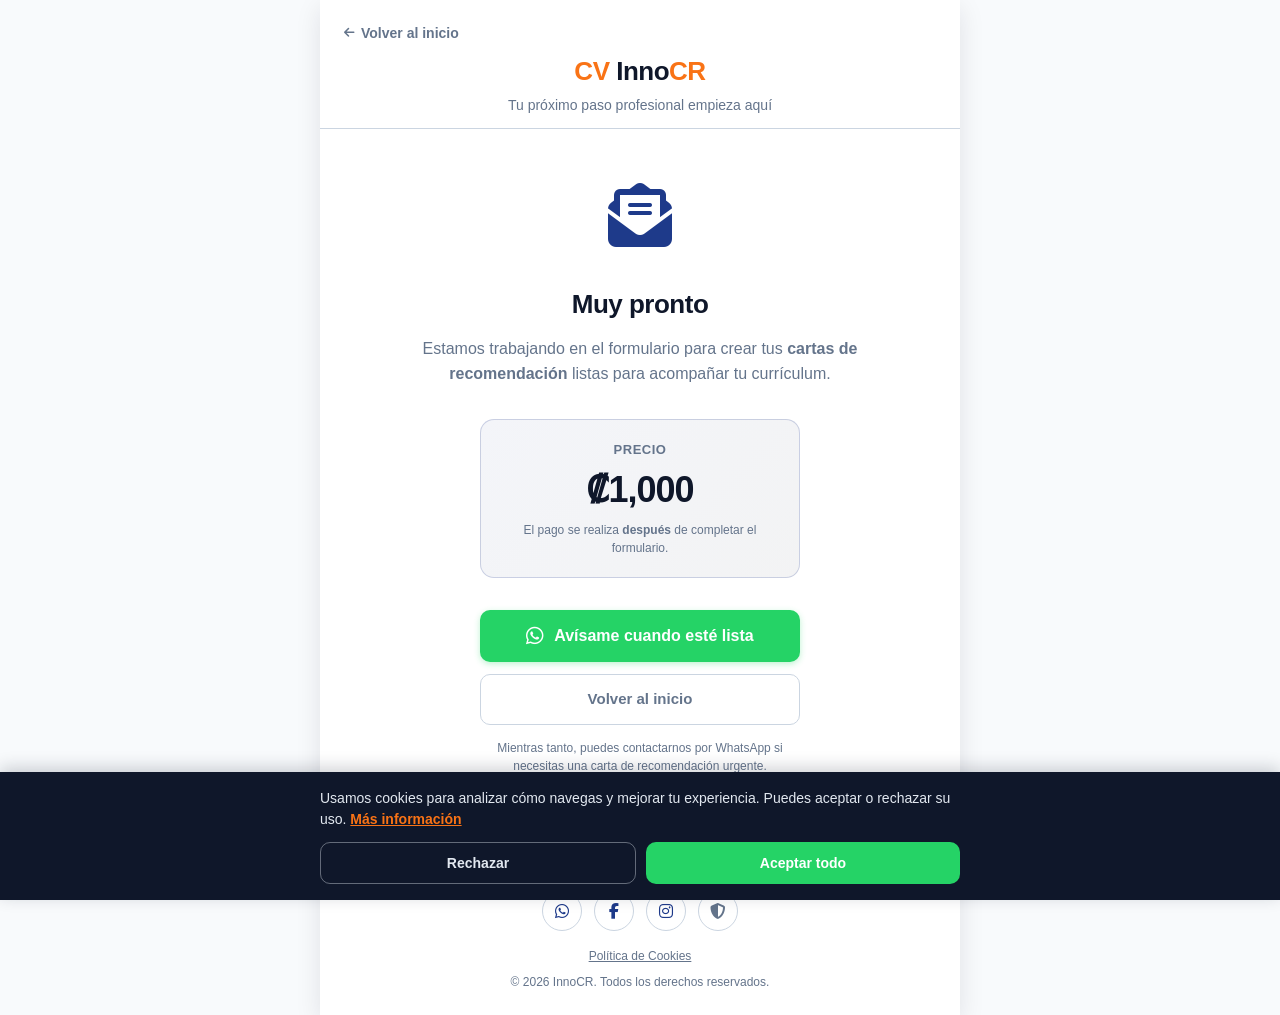
<file: cv/recomendacion/index.html>
<!DOCTYPE html>
<html lang="es">

<head>
    <meta charset="UTF-8">
    <meta name="viewport" content="width=device-width, initial-scale=1.0">
    <title>Carta de Recomendación | InnoCR</title>

    <!-- Open Graph -->
    <meta property="og:title" content="Carta de Recomendación - InnoCR">
    <meta property="og:description"
        content="Muy pronto podrás crear tus cartas de recomendación profesionales con InnoCR.">
    <meta property="og:image" content="https://innocr.com/cv/anuncio.jpg">
    <meta property="og:type" content="website">

    <!--
        NOTA: Google Tag Manager se carga dinámicamente desde ../app.js
        SOLO si el usuario acepta las cookies. No incluir el <script> aquí.
    -->

    <!-- Font Awesome -->
    <link rel="stylesheet" href="https://cdnjs.cloudflare.com/ajax/libs/font-awesome/6.5.1/css/all.min.css">

    <!-- CSS global compartido -->
    <link rel="stylesheet" href="../styles.css">

    <style>
        /* Estilos exclusivos de esta página "próximamente" */
        .proximamente-contenido {
            display: flex;
            flex-direction: column;
            align-items: center;
            justify-content: center;
            text-align: center;
            padding: 40px 24px 60px;
            flex: 1;
        }

        .proximamente-icono {
            font-size: 64px;
            color: var(--secundario);
            margin-bottom: 20px;
            animation: flotar 3s ease-in-out infinite;
        }

        @keyframes flotar {

            0%,
            100% {
                transform: translateY(0);
            }

            50% {
                transform: translateY(-6px);
            }
        }

        .proximamente-titulo {
            color: var(--primario);
            font-size: 26px;
            font-weight: 800;
            margin-bottom: 12px;
            letter-spacing: -0.5px;
        }

        .proximamente-subtitulo {
            font-size: 16px;
            color: var(--texto-suave);
            line-height: 1.6;
            max-width: 460px;
            margin-bottom: 8px;
        }

        .proximamente-from-cv {
            background: rgba(30, 58, 138, 0.08);
            border: 1px solid rgba(30, 58, 138, 0.2);
            color: var(--secundario);
            font-size: 14px;
            font-weight: 500;
            padding: 12px 16px;
            border-radius: var(--radio-sm);
            margin: 16px 0;
            max-width: 460px;
            display: flex;
            align-items: center;
            gap: 10px;
            text-align: left;
        }

        .proximamente-from-cv i {
            font-size: 18px;
            flex-shrink: 0;
        }

        .proximamente-precio {
            background: linear-gradient(135deg, rgba(30, 58, 138, 0.05), rgba(15, 23, 42, 0.05));
            border: 1.5px solid rgba(30, 58, 138, 0.2);
            border-radius: var(--radio);
            padding: 20px;
            text-align: center;
            margin: 24px 0;
            width: 100%;
            max-width: 320px;
        }

        .proximamente-precio .precio-label {
            margin-bottom: 4px;
        }

        .proximamente-precio .precio {
            font-size: 36px;
            margin: 4px 0 4px;
        }

        .proximamente-precio .nota-precio {
            font-size: 12px;
        }

        .proximamente-botones {
            display: flex;
            flex-direction: column;
            gap: 12px;
            width: 100%;
            max-width: 320px;
            margin-top: 8px;
        }

        .proximamente-nota-whatsapp {
            font-size: 12px;
            color: var(--texto-suave);
            margin-top: 14px;
            max-width: 320px;
            line-height: 1.5;
        }

        @media (max-width: 640px) {
            .proximamente-titulo {
                font-size: 22px;
            }

            .proximamente-icono {
                font-size: 52px;
            }

            .proximamente-contenido {
                padding: 32px 20px 40px;
            }
        }
    </style>
</head>

<body>

    <div id="app">
        <section class="pantalla activa">
            <header class="cabecera">
                <a href="../index.html" class="cabecera-volver">
                    <i class="fa-solid fa-arrow-left"></i> Volver al inicio
                </a>
                <h1 class="logo"><span>CV</span> Inno<span>CR</span></h1>
                <p class="eslogan">Tu próximo paso profesional empieza aquí</p>
            </header>

            <div class="proximamente-contenido">
                <div class="proximamente-icono">
                    <i class="fa-solid fa-envelope-open-text"></i>
                </div>

                <h2 class="proximamente-titulo">Muy pronto</h2>
                <p class="proximamente-subtitulo">
                    Estamos trabajando en el formulario para crear tus <strong>cartas de recomendación</strong>
                    listas para acompañar tu currículum.
                </p>

                <div id="banner-from-cv" class="proximamente-from-cv" style="display:none;">
                    <i class="fa-solid fa-circle-info"></i>
                    <span>¡Vienes de crear tu currículum! Estamos afinando los últimos detalles para que puedas
                        crear tus cartas aquí mismo.</span>
                </div>

                <div class="proximamente-precio">
                    <p class="precio-label">Precio</p>
                    <p class="precio" id="precio-carta">₡...</p>
                    <p class="nota-precio">
                        El pago se realiza <strong>después</strong> de completar el formulario.
                    </p>
                </div>

                <div class="proximamente-botones">
                    <button class="btn-primario btn-whatsapp" onclick="avisarPorWhatsApp()">
                        <i class="fa-brands fa-whatsapp"></i> Avísame cuando esté lista
                    </button>
                    <a href="../index.html" class="btn-outline" style="text-decoration: none; text-align: center;">
                        Volver al inicio
                    </a>
                </div>

                <p class="proximamente-nota-whatsapp">
                    Mientras tanto, puedes contactarnos por WhatsApp si necesitas una carta de recomendación urgente.
                </p>
            </div>

            <footer
                style="padding: 24px; text-align: center; border-top: 1px solid var(--borde); background: var(--fondo);">
                <p style="font-size: 13px; color: var(--texto-suave); margin-bottom: 12px;">
                    Contáctanos
                </p>
                <div style="display: flex; justify-content: center; gap: 12px; margin-bottom: 16px;">
                    <a href="https://wa.me/50670373820" target="_blank"
                        style="width: 40px; height: 40px; border-radius: 50%; border: 1.5px solid var(--borde); background: var(--fondo); color: var(--secundario); display: flex; align-items: center; justify-content: center; font-size: 16px; text-decoration: none; transition: all 0.2s;"
                        onmouseover="this.style.background='var(--whatsapp)'; this.style.color='#fff'; this.style.borderColor='var(--whatsapp)';"
                        onmouseout="this.style.background='var(--fondo)'; this.style.color='var(--secundario)'; this.style.borderColor='var(--borde)';"
                        title="WhatsApp">
                        <i class="fa-brands fa-whatsapp"></i>
                    </a>
                    <a href="https://www.facebook.com/Innocr2018" target="_blank"
                        style="width: 40px; height: 40px; border-radius: 50%; border: 1.5px solid var(--borde); background: var(--fondo); color: var(--secundario); display: flex; align-items: center; justify-content: center; font-size: 16px; text-decoration: none; transition: all 0.2s;"
                        onmouseover="this.style.background='var(--secundario)'; this.style.color='#fff';"
                        onmouseout="this.style.background='var(--fondo)'; this.style.color='var(--secundario)';"
                        title="Facebook">
                        <i class="fa-brands fa-facebook-f"></i>
                    </a>
                    <a href="https://www.instagram.com/innocostarica" target="_blank"
                        style="width: 40px; height: 40px; border-radius: 50%; border: 1.5px solid var(--borde); background: var(--fondo); color: var(--secundario); display: flex; align-items: center; justify-content: center; font-size: 16px; text-decoration: none; transition: all 0.2s;"
                        onmouseover="this.style.background='var(--secundario)'; this.style.color='#fff';"
                        onmouseout="this.style.background='var(--fondo)'; this.style.color='var(--secundario)';"
                        title="Instagram">
                        <i class="fa-brands fa-instagram"></i>
                    </a>
                    <a href="#" onclick="abrirModalPrivacidad(); return false;"
                        style="width: 40px; height: 40px; border-radius: 50%; border: 1.5px solid var(--borde); background: var(--fondo); color: var(--texto-suave); display: flex; align-items: center; justify-content: center; font-size: 16px; text-decoration: none; transition: all 0.2s;"
                        onmouseover="this.style.background='var(--fondo-suave)';"
                        onmouseout="this.style.background='var(--fondo)';" title="Política de Privacidad">
                        <i class="fa-solid fa-shield-halved"></i>
                    </a>
                </div>

                <!-- Enlace a cookies -->
                <p style="font-size: 12px; color: var(--texto-suave); margin-bottom: 8px;">
                    <a href="#" onclick="abrirModalCookies(); return false;"
                        style="color: var(--texto-suave); text-decoration: underline;">Política de Cookies</a>
                </p>

                <p style="font-size: 12px; color: var(--texto-suave);">
                    &copy; <span id="anio-actual"></span> InnoCR. Todos los derechos reservados.
                </p>
            </footer>
        </section>

        <!-- MODAL POLÍTICA DE PRIVACIDAD -->
        <div id="modal-privacidad" class="modal-overlay">
            <div class="modal-contenido" style="max-width: 500px; text-align: left;">
                <h3 style="text-align: center;">Política de Privacidad</h3>
                <p id="texto-privacidad"
                    style="font-size: 13px; white-space: pre-wrap; max-height: 300px; overflow-y: auto; background: var(--fondo-suave); padding: 15px; border-radius: 8px; color: var(--texto-suave);">
                </p>
                <div class="modal-botones">
                    <button class="btn-entendido" onclick="cerrarModalPrivacidad()">Entendido</button>
                </div>
            </div>
        </div>

        <!-- MODAL POLÍTICA DE COOKIES -->
        <div id="modal-cookies" class="modal-overlay">
            <div class="modal-contenido" style="max-width: 500px; text-align: left;">
                <h3 style="text-align: center;">Política de Cookies</h3>
                <p id="texto-cookies"
                    style="font-size: 13px; white-space: pre-wrap; max-height: 300px; overflow-y: auto; background: var(--fondo-suave); padding: 15px; border-radius: 8px; color: var(--texto-suave);">
                </p>
                <div class="modal-botones">
                    <button class="btn-entendido" onclick="cerrarModalCookies()">Entendido</button>
                </div>
            </div>
        </div>

        <!-- MODAL ALERTA (por consistencia con app.js) -->
        <div id="modal-alerta" class="modal-overlay">
            <div class="modal-contenido" style="max-width: 340px; text-align: center;">
                <div id="alerta-icono" style="font-size: 32px; color: var(--error); margin-bottom: 12px;">
                    <i class="fa-solid fa-circle-exclamation"></i>
                </div>
                <h3 id="alerta-titulo" style="margin-bottom: 8px;">Atención</h3>
                <p id="alerta-mensaje"
                    style="font-size: 14px; color: var(--texto-suave); line-height: 1.5; margin-bottom: 20px;"></p>
                <button class="btn-primario" style="width: 100%;" onclick="cerrarModalAlerta()">Aceptar</button>
            </div>
        </div>

        <!-- BANNER DE COOKIES -->
        <div id="cookie-banner" class="cookie-banner">
            <div class="cookie-banner-contenido">
                <p class="cookie-banner-texto">
                    Usamos cookies para analizar cómo navegas y mejorar tu experiencia. Puedes aceptar o rechazar su
                    uso.
                    <a href="#" onclick="abrirModalCookies(); return false;">Más información</a>
                </p>
                <div class="cookie-banner-botones">
                    <button class="cookie-btn cookie-btn-rechazar" onclick="rechazarCookies()">Rechazar</button>
                    <button class="cookie-btn cookie-btn-aceptar" onclick="aceptarCookies()">Aceptar todo</button>
                </div>
            </div>
        </div>

    </div>

    <!-- Scripts -->
    <script src="../data.js"></script>
    <script src="../app.js"></script>
    <script>
        /* ============================================
           Lógica específica de "próximamente"
           ============================================ */
        document.addEventListener('DOMContentLoaded', () => {
            // Año dinámico del footer
            const anioSpan = document.getElementById('anio-actual');
            if (anioSpan) anioSpan.textContent = new Date().getFullYear();

            // Precio dinámico desde CONFIG
            if (typeof CONFIG !== 'undefined' && CONFIG.servicios && CONFIG.servicios.carta) {
                const precioEl = document.getElementById('precio-carta');
                if (precioEl) precioEl.textContent = CONFIG.servicios.carta.precio_texto;
            }

            // Detectar ?from=cv
            const params = new URLSearchParams(window.location.search);
            if (params.get('from') === 'cv') {
                const banner = document.getElementById('banner-from-cv');
                if (banner) banner.style.display = 'flex';
            }
        });

        /* Botón "Avísame cuando esté lista" */
        function avisarPorWhatsApp() {
            const desdeCV = new URLSearchParams(window.location.search).get('from') === 'cv';
            const base = desdeCV
                ? 'Hola, acabo de crear mi currículum y quiero que me avisen cuando esté disponible el formulario de cartas de recomendación.'
                : 'Hola, quiero que me avisen cuando esté disponible el formulario de cartas de recomendación.';
            abrirWhatsApp(base);
        }
    </script>

</body>

</html>
</file>
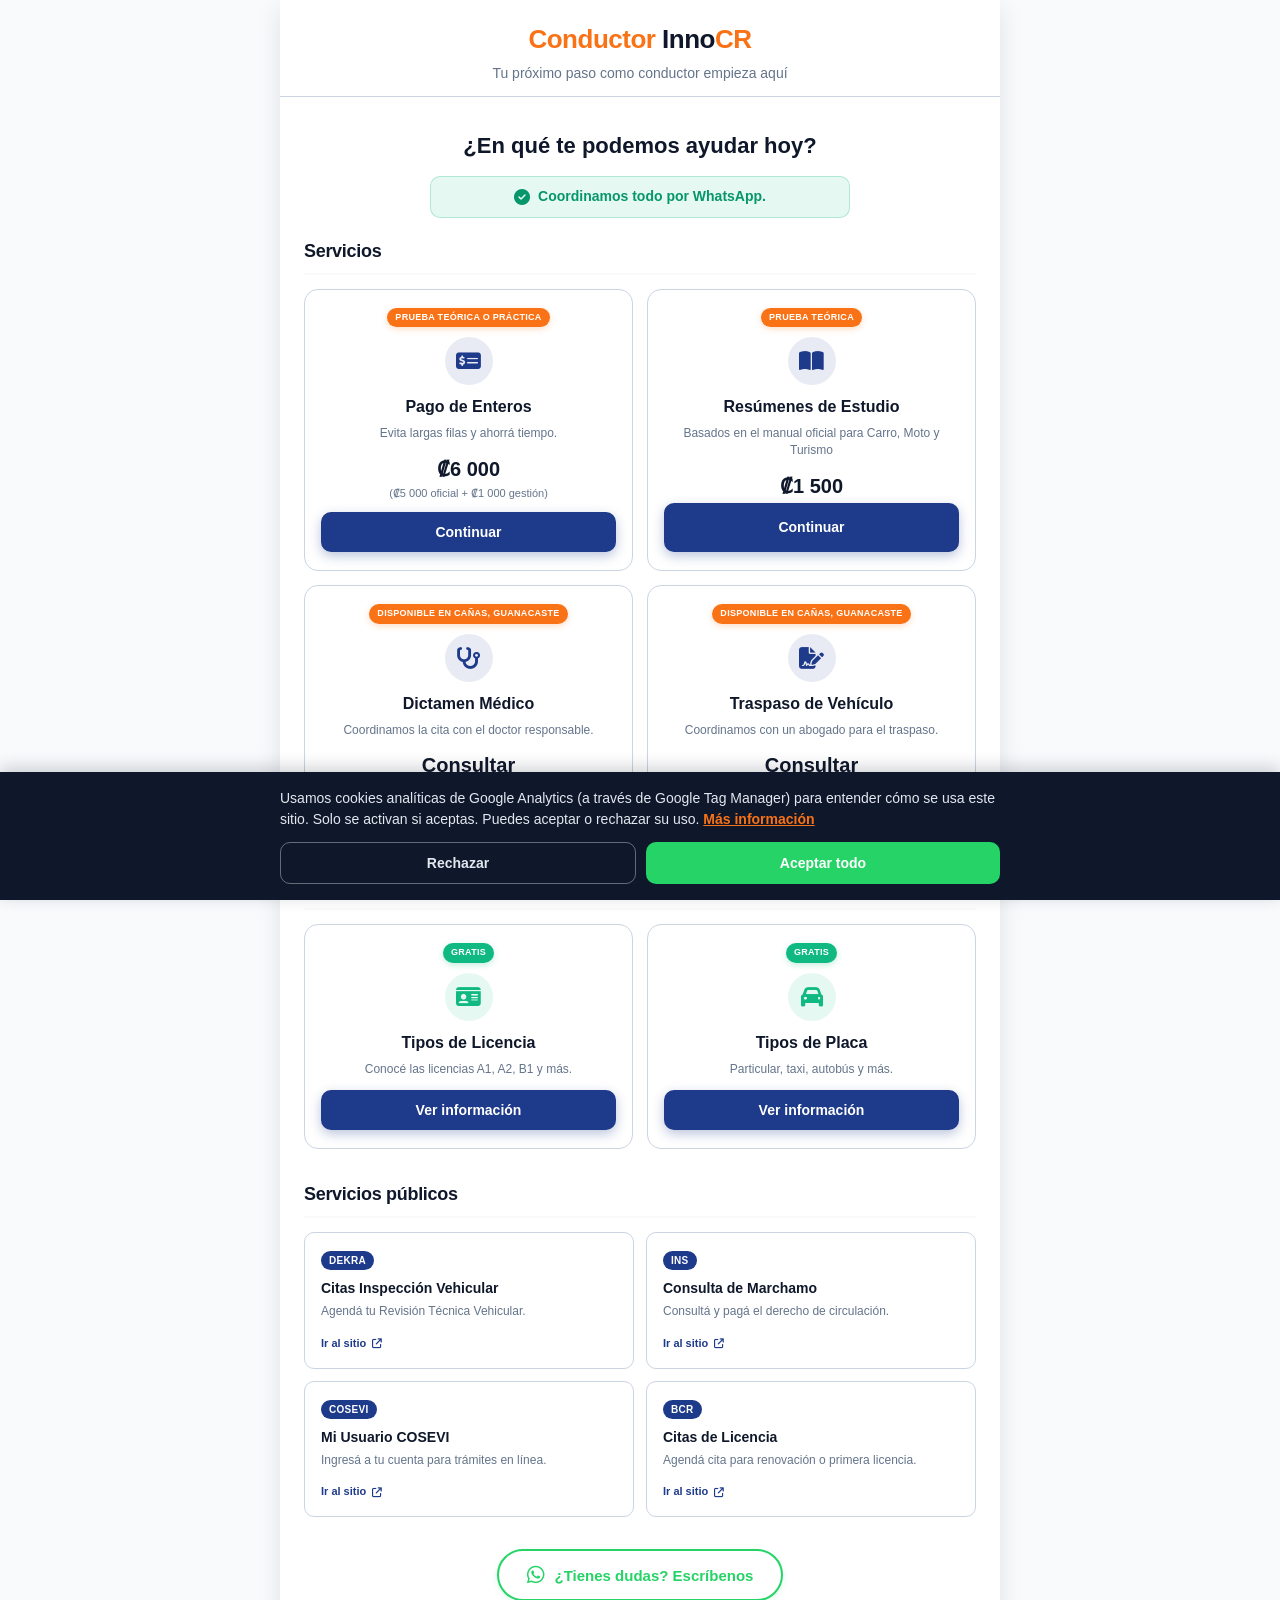
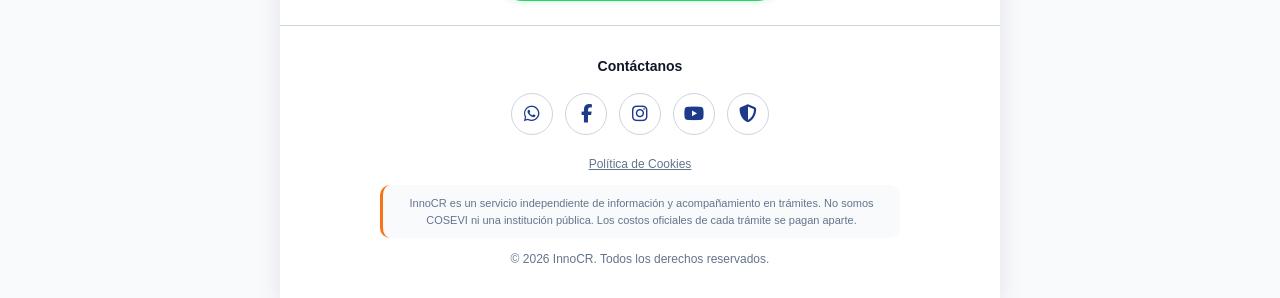
<file: servicios/conductor/index.html>
<!DOCTYPE html>
<html lang="es">

<head>
    <meta charset="UTF-8">
    <meta name="viewport" content="width=device-width, initial-scale=1.0">
    <meta name="google-adsense-account" content="ca-pub-9706372539729811">
    <title>InnoCR Conductor | Trámites y Servicios para Conductores en Costa Rica</title>

    <meta property="og:title" content="InnoCR Conductor - Trámites y Servicios para Conductores">
    <meta property="og:description"
        content="Pago de enteros, resúmenes de estudio, dictamen médico y traspasos. Todo coordinado por WhatsApp.">
    <meta property="og:type" content="website">

    <link rel="stylesheet" href="https://cdnjs.cloudflare.com/ajax/libs/font-awesome/6.5.1/css/all.min.css">
    <link rel="stylesheet" href="css/styles.css">
</head>

<body>

    <div id="app">

        <!-- PANTALLA 1: HUB -->
        <section id="pantalla-hub" class="pantalla activa">
            <header class="cabecera">
                <h1 class="logo"><span>Conductor</span> Inno<span>CR</span></h1>
                <p class="eslogan">Tu próximo paso como conductor empieza aquí</p>
            </header>

            <div class="contenido">
                <h2 class="titulo-pantalla" style="margin-bottom:14px;">¿En qué te podemos ayudar hoy?</h2>

                <div class="tag-pago">
                    <i class="fa-solid fa-circle-check"></i>
                    Coordinamos todo por WhatsApp.
                </div>

                <div id="hub-categorias"></div>

                <div class="btn-dudas-wrapper">
                    <button class="btn-dudas-whatsapp"
                        onclick="window.open(Utils.construirUrlWhatsApp(CONFIG.whatsapp.numero, 'Hola, tengo una consulta sobre los servicios de Conductor InnoCR.'), '_blank')">
                        <i class="fa-brands fa-whatsapp"></i>
                        ¿Tienes dudas? Escríbenos
                    </button>
                </div>
            </div>

            <footer class="footer-innocr">
                <p class="footer-contacto">Contáctanos</p>

                <div class="footer-redes">
                    <a href="https://wa.me/50670373820" target="_blank" rel="noopener" title="WhatsApp">
                        <i class="fa-brands fa-whatsapp"></i>
                    </a>
                    <a href="https://www.facebook.com/Innocr2018" target="_blank" rel="noopener" title="Facebook">
                        <i class="fa-brands fa-facebook-f"></i>
                    </a>
                    <a href="https://www.instagram.com/innocostarica" target="_blank" rel="noopener" title="Instagram">
                        <i class="fa-brands fa-instagram"></i>
                    </a>
                    <a href="https://www.youtube.com/@InnoCostaRica" target="_blank" rel="noopener" title="YouTube">
                        <i class="fa-brands fa-youtube"></i>
                    </a>
                    <a href="#" onclick="abrirModalPrivacidad(); return false;" title="Política de Privacidad">
                        <i class="fa-solid fa-shield-halved"></i>
                    </a>
                </div>

                <p class="footer-legal">
                    <a href="#" onclick="abrirModalCookies(); return false;">Política de Cookies</a>
                </p>

                <p class="footer-aviso" id="footer-aviso-legal"></p>

                <p class="footer-copy">
                    &copy; <span id="anio-actual"></span> InnoCR. Todos los derechos reservados.
                </p>
            </footer>
        </section>

        <!-- PANTALLA 2: FORMULARIO -->
        <section id="pantalla-formulario" class="pantalla">
            <header class="cabecera">
                <button class="cabecera-volver" data-ir-a="pantalla-hub">
                    <i class="fa-solid fa-arrow-left"></i> Volver
                </button>
                <h2 class="titulo-pantalla" id="form-titulo">Formulario</h2>
                <div id="barra-progreso-wrapper" class="progreso" style="display:none; margin-top:12px;">
                    <span class="paso-texto" id="paso-texto">Paso 1 de 3</span>
                    <div class="barra-progreso">
                        <div class="barra-progreso-fill" id="barra-progreso-fill" style="width: 33%;"></div>
                    </div>
                </div>
            </header>

            <div class="contenido">
                <div id="form-campos"></div>
            </div>
        </section>

        <!-- MODAL SELECCIÓN / INFO -->
        <div id="modal-seleccion" class="modal-overlay">
            <div class="modal-contenido">
                <h3 id="modal-seleccion-titulo">Seleccionar</h3>
                <div id="modal-seleccion-lista" class="modal-seleccion-lista"></div>
                <div class="modal-botones">
                    <button class="btn-cancelar" id="modal-seleccion-cancelar" type="button">Cancelar</button>
                    <button class="btn-entendido" id="modal-seleccion-confirmar" type="button">Confirmar</button>
                </div>
            </div>
        </div>

        <!-- MODAL PRIVACIDAD -->
        <div id="modal-privacidad" class="modal-overlay">
            <div class="modal-contenido" style="max-width:500px; text-align:left;">
                <h3 style="text-align:center;">Política de Privacidad</h3>
                <p id="texto-privacidad"
                    style="font-size:13px; white-space:pre-wrap; max-height:300px; overflow-y:auto; background:var(--fondo-suave); padding:15px; border-radius:8px; color:var(--texto-suave);">
                </p>
                <div class="modal-botones">
                    <button class="btn-entendido" onclick="cerrarModalPrivacidad()" type="button">Entendido</button>
                </div>
            </div>
        </div>

        <!-- MODAL COOKIES -->
        <div id="modal-cookies" class="modal-overlay">
            <div class="modal-contenido" style="max-width:500px; text-align:left;">
                <h3 style="text-align:center;">Política de Cookies</h3>
                <p id="texto-cookies"
                    style="font-size:13px; white-space:pre-wrap; max-height:300px; overflow-y:auto; background:var(--fondo-suave); padding:15px; border-radius:8px; color:var(--texto-suave);">
                </p>
                <div class="modal-botones">
                    <button class="btn-entendido" onclick="cerrarModalCookies()" type="button">Entendido</button>
                </div>
            </div>
        </div>

        <!-- BANNER COOKIES -->
        <div id="cookie-banner" class="cookie-banner">
            <div class="cookie-banner-contenido">
                <p class="cookie-banner-texto">
                    Usamos cookies analíticas de Google Analytics (a través de Google Tag Manager) para entender cómo
                    se usa este sitio. Solo se activan si aceptas. Puedes aceptar o rechazar su uso.
                    <a href="#" onclick="abrirModalCookies(); return false;">Más información</a>
                </p>
                <div class="cookie-banner-botones">
                    <button class="cookie-btn cookie-btn-rechazar" onclick="rechazarCookies()"
                        type="button">Rechazar</button>
                    <button class="cookie-btn cookie-btn-aceptar" onclick="aceptarCookies()" type="button">Aceptar
                        todo</button>
                </div>
            </div>
        </div>

    </div>

    <script src="js/data.js"></script>
    <script src="js/utils.js"></script>
    <script src="js/app.js"></script>

</body>

</html>
</file>
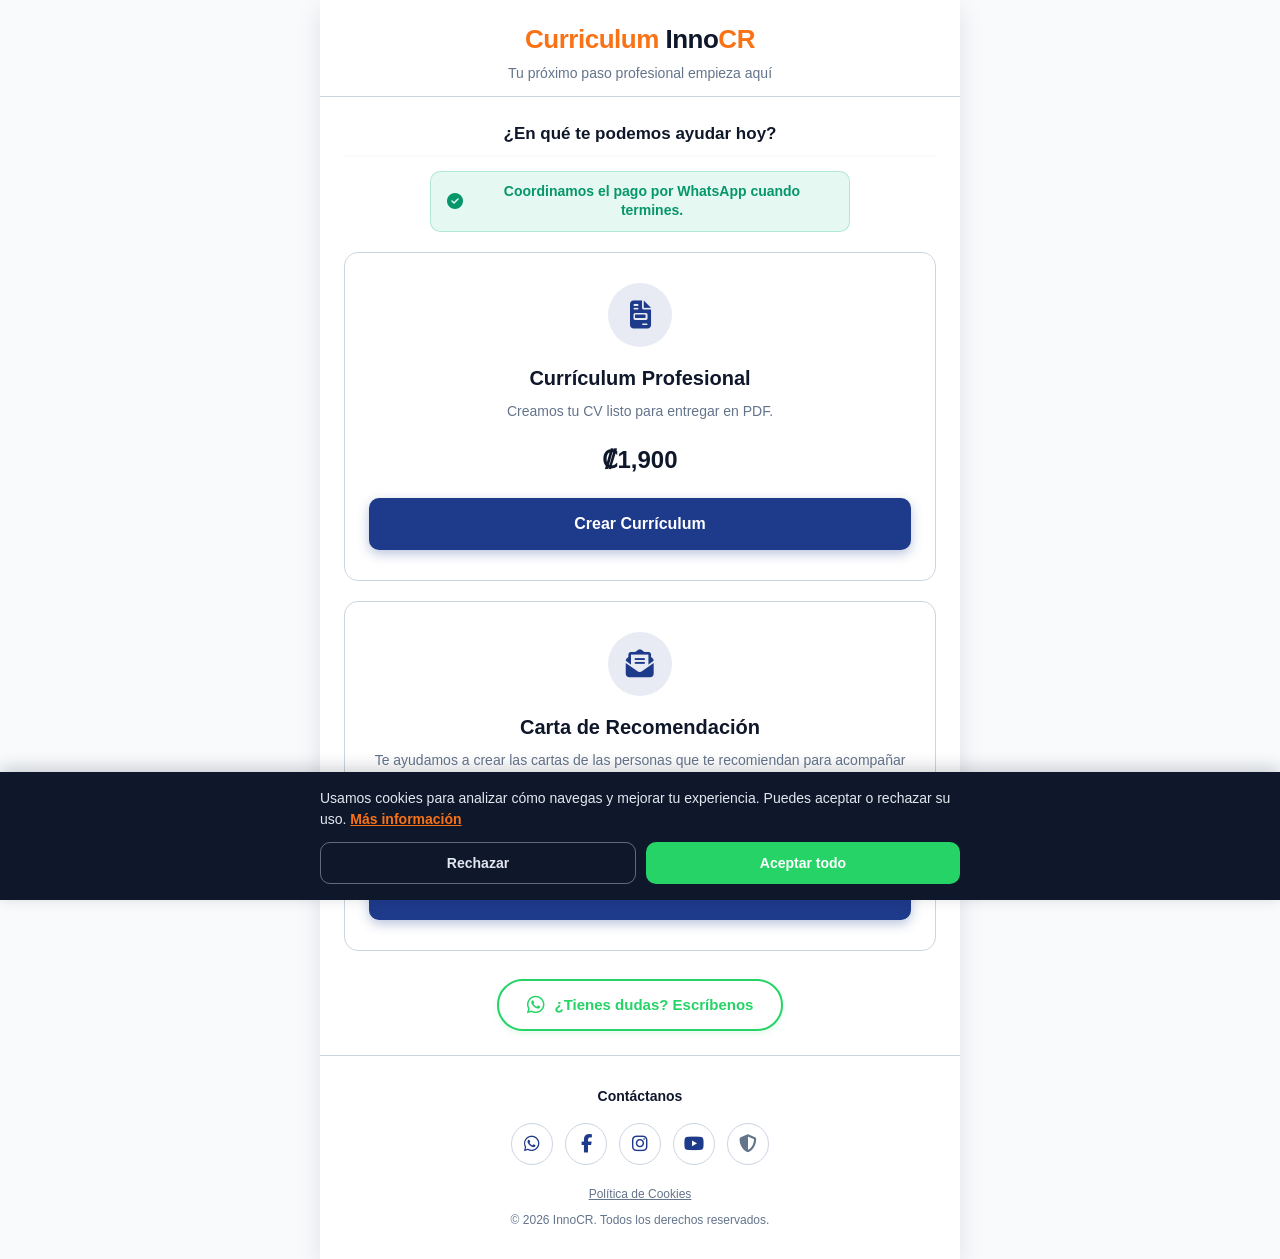
<file: servicios/curriculum/index.html>
<!DOCTYPE html>
<html lang="es">

<head>
    <meta charset="UTF-8">
    <meta name="viewport" content="width=device-width, initial-scale=1.0">
    <meta name="google-adsense-account" content="ca-pub-9706372539729811">
    <title>Currículums y Cartas de Recomendación | InnoCR</title>

    <!-- Etiquetas Open Graph para WhatsApp -->
    <meta property="og:title" content="InnoCR - Currículums y Cartas Profesionales">
    <meta property="og:description"
        content="Genera tu currículum y cartas de recomendación listos para enviar a reclutadores.">
    <meta property="og:image" content="https://innocr.com/curriculum/anuncio.jpg">
    <meta property="og:type" content="website">

    <!--
        NOTA: Google Tag Manager se carga dinámicamente desde app.js
        SOLO si el usuario acepta las cookies. No incluir el <script> aquí.
    -->

    <link rel="stylesheet" href="https://cdnjs.cloudflare.com/ajax/libs/font-awesome/6.5.1/css/all.min.css">

    <!-- CSS global compartido -->
    <link rel="stylesheet" href="styles.css">
</head>

<body>

    <div id="app">
        <section class="pantalla activa">
            <header class="cabecera">
                <h1 class="logo"><span>Curriculum</span> Inno<span>CR</span></h1>
                <p class="eslogan">Tu próximo paso profesional empieza aquí</p>
            </header>

            <div class="contenido">
                <h2 class="titulo-seccion" style="text-align: center; margin-bottom: 14px;">¿En qué te podemos ayudar hoy?</h2>

                <!-- Tag: pago después -->
                <div class="tag-pago">
                    <i class="fa-solid fa-circle-check"></i>
                    Coordinamos el pago por WhatsApp cuando termines.
                </div>

                <div class="hub-contenido">

                    <!-- Opción 1: Currículum -->
                    <a href="curriculum/index.html" class="tarjeta-servicio">
                        <div class="icono-wrapper">
                            <i class="fa-solid fa-file-invoice"></i>
                        </div>
                        <h3 id="titulo-servicio-cv">Currículum Profesional</h3>
                        <p id="desc-servicio-cv">Cargando información...</p>
                        <div class="precio-tag" id="precio-servicio-cv">₡...</div>
                        <button class="btn-primario">Crear Currículum</button>
                    </a>

                    <!-- Opción 2: Carta de Recomendación -->
                    <a href="recomendacion/index.html" class="tarjeta-servicio">
                        <div class="icono-wrapper">
                            <i class="fa-solid fa-envelope-open-text"></i>
                        </div>
                        <h3 id="titulo-servicio-carta">Carta de Recomendación</h3>
                        <p id="desc-servicio-carta">Cargando información...</p>
                        <div class="precio-tag" id="precio-servicio-carta">₡...</div>
                        <button class="btn-primario">Crear Carta</button>
                    </a>

                </div>

                <!-- Botón genérico de WhatsApp (pill) -->
                <div class="btn-dudas-wrapper">
                    <button class="btn-dudas-whatsapp"
                        onclick="abrirWhatsApp(CONFIG.whatsapp.mensajes_generales.consulta)">
                        <i class="fa-brands fa-whatsapp"></i>
                        ¿Tienes dudas? Escríbenos
                    </button>
                </div>

            </div>

            <!-- PIE DE PÁGINA -->
            <footer
                style="padding: 30px 24px; text-align: center; border-top: 1px solid var(--borde); background: var(--fondo);">

                <p style="font-size: 14px; font-weight: 600; color: var(--primario); margin-bottom: 16px;">
                    Contáctanos
                </p>

                <!-- Redes Sociales -->
                <div style="display: flex; justify-content: center; gap: 12px; margin-bottom: 20px;">

                    <!-- WhatsApp -->
                    <a href="https://wa.me/50670373820" target="_blank"
                        style="width: 42px; height: 42px; border-radius: 50%; border: 1.5px solid var(--borde); background: var(--fondo); color: var(--secundario); display: flex; align-items: center; justify-content: center; font-size: 18px; text-decoration: none; transition: all 0.2s;"
                        onmouseover="this.style.background='var(--whatsapp)'; this.style.color='#fff'; this.style.borderColor='var(--whatsapp)';"
                        onmouseout="this.style.background='var(--fondo)'; this.style.color='var(--secundario)'; this.style.borderColor='var(--borde)';"
                        title="WhatsApp">
                        <i class="fa-brands fa-whatsapp"></i>
                    </a>

                    <!-- Facebook -->
                    <a href="https://www.facebook.com/Innocr2018" target="_blank"
                        style="width: 42px; height: 42px; border-radius: 50%; border: 1.5px solid var(--borde); background: var(--fondo); color: var(--secundario); display: flex; align-items: center; justify-content: center; font-size: 18px; text-decoration: none; transition: all 0.2s;"
                        onmouseover="this.style.background='var(--secundario)'; this.style.color='#fff';"
                        onmouseout="this.style.background='var(--fondo)'; this.style.color='var(--secundario)';"
                        title="Facebook">
                        <i class="fa-brands fa-facebook-f"></i>
                    </a>

                    <!-- Instagram -->
                    <a href="https://www.instagram.com/innocostarica" target="_blank"
                        style="width: 42px; height: 42px; border-radius: 50%; border: 1.5px solid var(--borde); background: var(--fondo); color: var(--secundario); display: flex; align-items: center; justify-content: center; font-size: 18px; text-decoration: none; transition: all 0.2s;"
                        onmouseover="this.style.background='var(--secundario)'; this.style.color='#fff';"
                        onmouseout="this.style.background='var(--fondo)'; this.style.color='var(--secundario)';"
                        title="Instagram">
                        <i class="fa-brands fa-instagram"></i>
                    </a>

                    <!-- YouTube -->
                    <a href="https://www.youtube.com/@InnoCostaRica" target="_blank"
                        style="width: 42px; height: 42px; border-radius: 50%; border: 1.5px solid var(--borde); background: var(--fondo); color: var(--secundario); display: flex; align-items: center; justify-content: center; font-size: 18px; text-decoration: none; transition: all 0.2s;"
                        onmouseover="this.style.background='var(--secundario)'; this.style.color='#fff';"
                        onmouseout="this.style.background='var(--fondo)'; this.style.color='var(--secundario)';"
                        title="YouTube">
                        <i class="fa-brands fa-youtube"></i>
                    </a>

                    <!-- Privacidad -->
                    <a href="#" onclick="abrirModalPrivacidad(); return false;"
                        style="width: 42px; height: 42px; border-radius: 50%; border: 1.5px solid var(--borde); background: var(--fondo); color: var(--texto-suave); display: flex; align-items: center; justify-content: center; font-size: 18px; text-decoration: none; transition: all 0.2s;"
                        onmouseover="this.style.background='var(--fondo-suave)';"
                        onmouseout="this.style.background='var(--fondo)';" title="Política de Privacidad">
                        <i class="fa-solid fa-shield-halved"></i>
                    </a>

                </div>

                <!-- Enlace a cookies (por si el usuario rechazó y quiere cambiar) -->
                <p style="font-size: 12px; color: var(--texto-suave); margin-bottom: 8px;">
                    <a href="#" onclick="abrirModalCookies(); return false;"
                        style="color: var(--texto-suave); text-decoration: underline;">Política de Cookies</a>
                </p>

                <p style="font-size: 12px; color: var(--texto-suave);">
                    &copy; <span id="anio-actual"></span> InnoCR. Todos los derechos reservados.
                </p>
            </footer>
        </section>

        <!-- MODAL POLÍTICA DE PRIVACIDAD -->
        <div id="modal-privacidad" class="modal-overlay">
            <div class="modal-contenido" style="max-width: 500px; text-align: left;">
                <h3 style="text-align: center;">Política de Privacidad</h3>
                <p id="texto-privacidad"
                    style="font-size: 13px; white-space: pre-wrap; max-height: 300px; overflow-y: auto; background: var(--fondo-suave); padding: 15px; border-radius: 8px; color: var(--texto-suave);">
                </p>
                <div class="modal-botones">
                    <button class="btn-entendido" onclick="cerrarModalPrivacidad()">Entendido</button>
                </div>
            </div>
        </div>

        <!-- MODAL POLÍTICA DE COOKIES -->
        <div id="modal-cookies" class="modal-overlay">
            <div class="modal-contenido" style="max-width: 500px; text-align: left;">
                <h3 style="text-align: center;">Política de Cookies</h3>
                <p id="texto-cookies"
                    style="font-size: 13px; white-space: pre-wrap; max-height: 300px; overflow-y: auto; background: var(--fondo-suave); padding: 15px; border-radius: 8px; color: var(--texto-suave);">
                </p>
                <div class="modal-botones">
                    <button class="btn-entendido" onclick="cerrarModalCookies()">Entendido</button>
                </div>
            </div>
        </div>

        <!-- BANNER DE COOKIES -->
        <div id="cookie-banner" class="cookie-banner">
            <div class="cookie-banner-contenido">
                <p class="cookie-banner-texto">
                    Usamos cookies para analizar cómo navegas y mejorar tu experiencia. Puedes aceptar o rechazar su
                    uso.
                    <a href="#" onclick="abrirModalCookies(); return false;">Más información</a>
                </p>
                <div class="cookie-banner-botones">
                    <button class="cookie-btn cookie-btn-rechazar" onclick="rechazarCookies()">Rechazar</button>
                    <button class="cookie-btn cookie-btn-aceptar" onclick="aceptarCookies()">Aceptar todo</button>
                </div>
            </div>
        </div>

    </div>

    <!-- Scripts -->
    <script src="data.js"></script>
    <script src="app.js"></script>

</body>

</html>
</file>
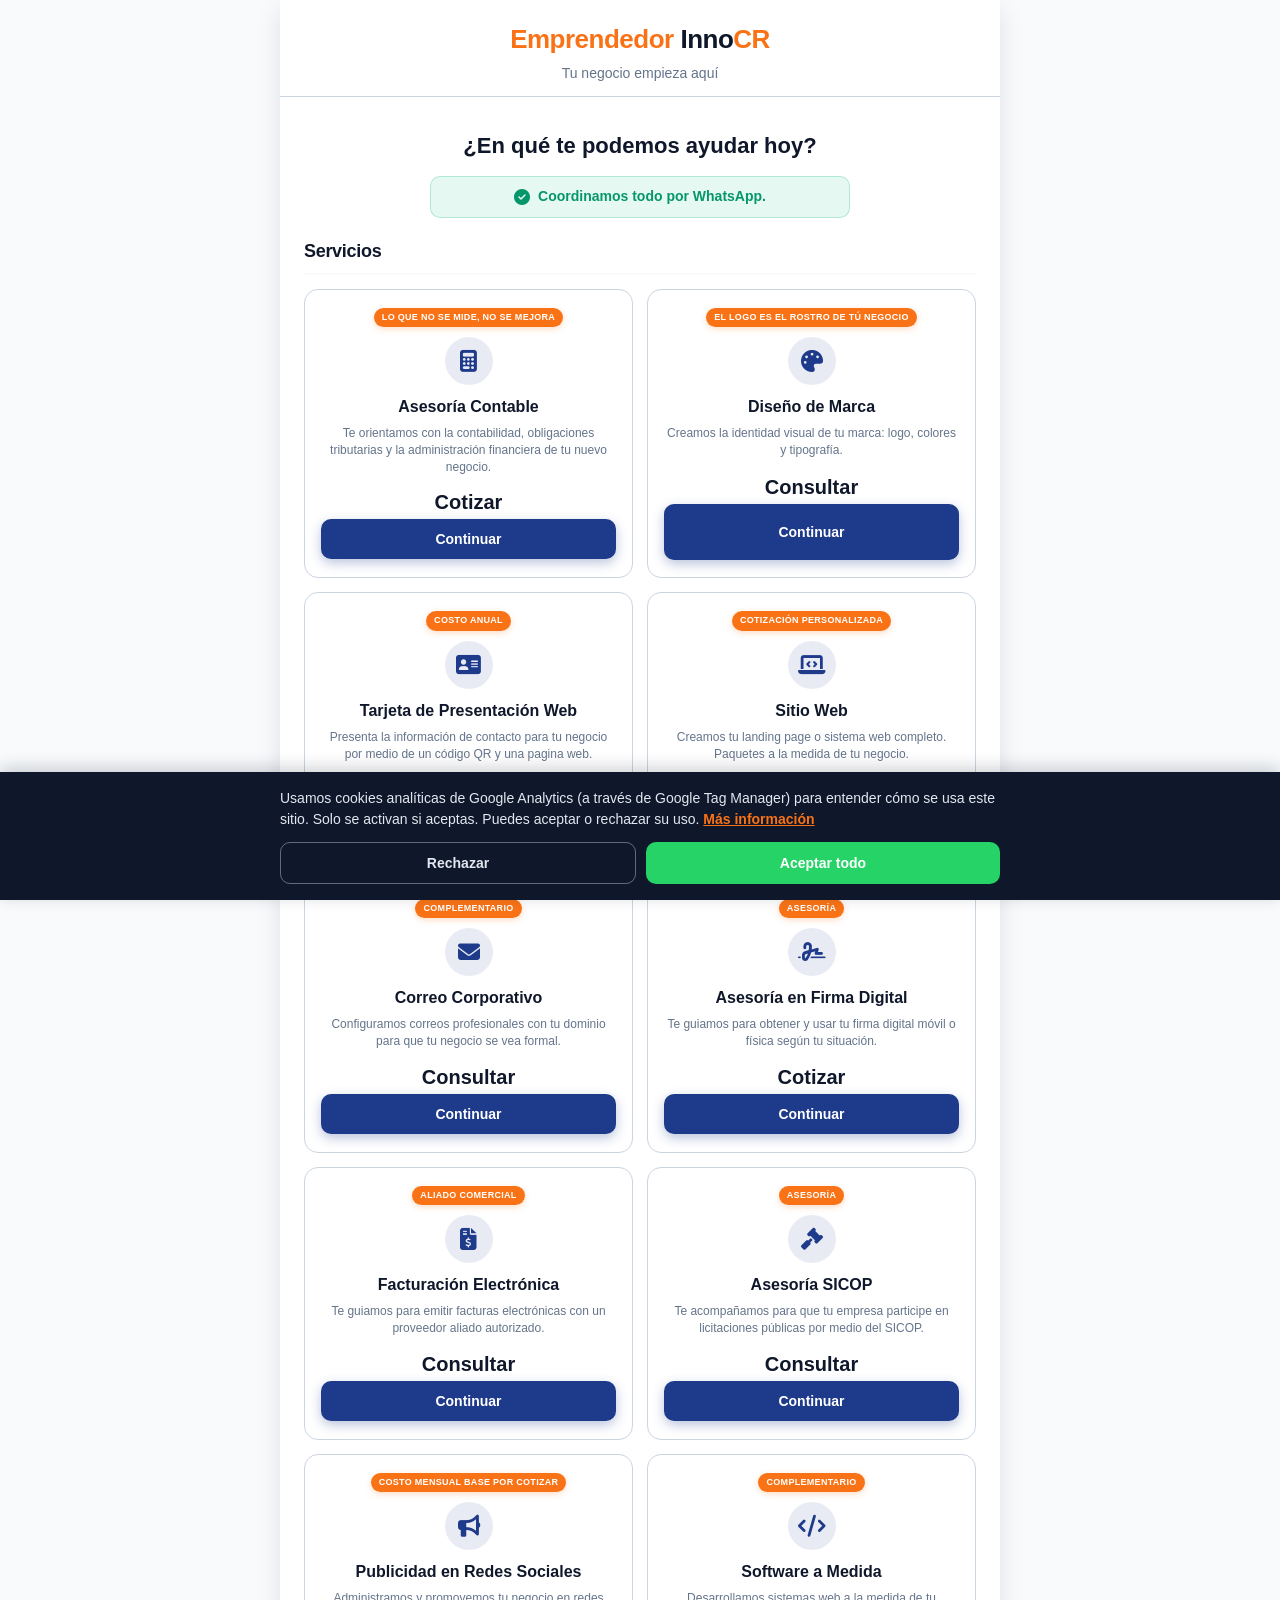
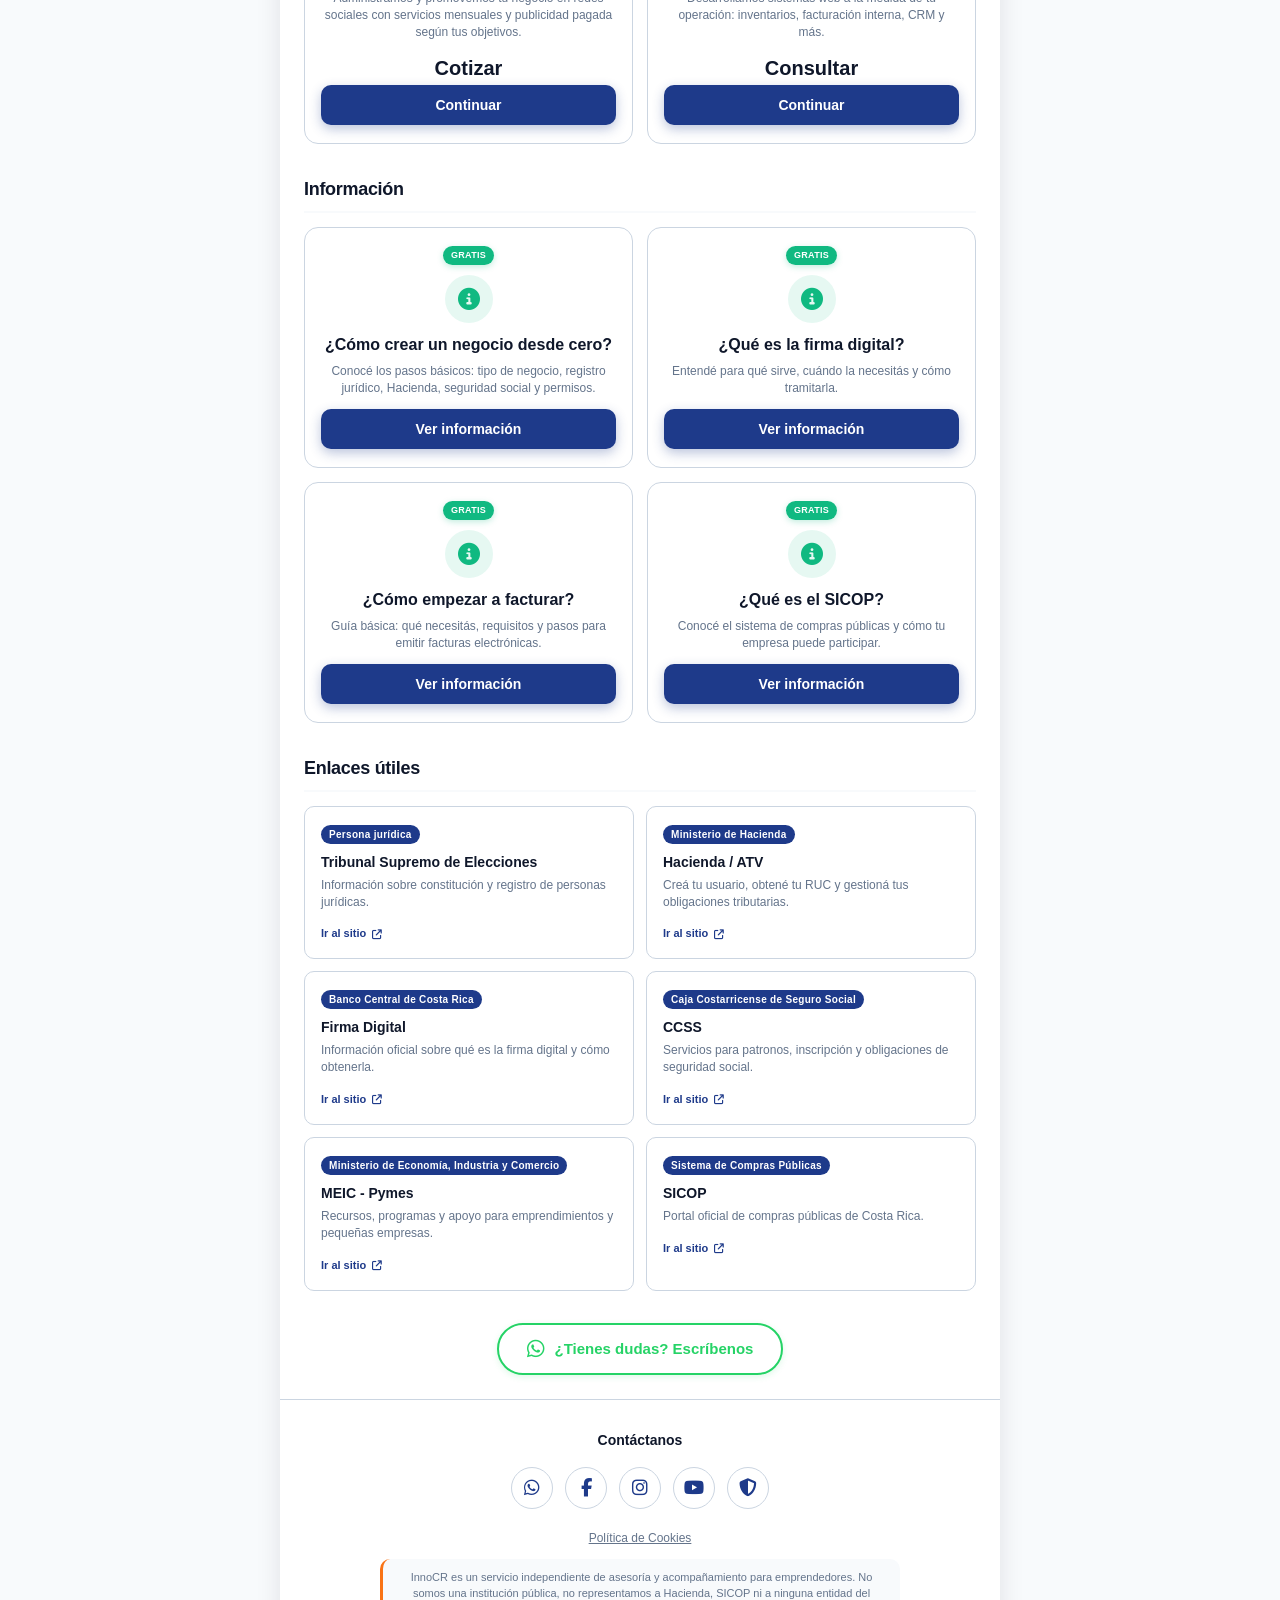
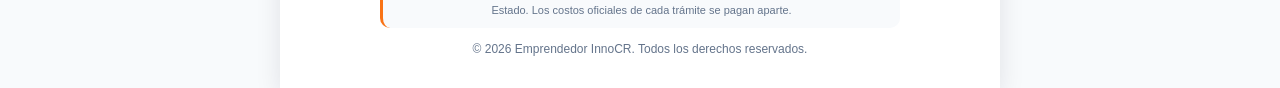
<file: servicios/emprendedor/index.html>
<!DOCTYPE html>
<html lang="es">

<head>
    <meta charset="UTF-8">
    <meta name="viewport" content="width=device-width, initial-scale=1.0">
    <meta name="google-adsense-account" content="ca-pub-9706372539729811">
    <title>Emprendedor InnoCR | Servicios y Asesoría para Emprendedores en Costa Rica</title>
    <meta name="description"
        content="Facturación electrónica, tarjeta de presentación web, asesoría SICOP y más. Todo coordinado por WhatsApp.">

    <!-- Etiquetas Open Graph para WhatsApp -->
    <meta property="og:title" content="Emprendedor InnoCR - Servicios y Asesoría para Emprendedores">
    <meta property="og:description"
        content="Facturación electrónica, tarjeta de presentación web, asesoría SICOP y más. Todo coordinado por WhatsApp.">
    <meta property="og:image" content="https://innocr.com/servicios/emprendedor/assets/img/anuncio.jpg">
    <meta property="og:type" content="website">

    <link rel="stylesheet" href="https://cdnjs.cloudflare.com/ajax/libs/font-awesome/6.5.1/css/all.min.css">
    <link rel="stylesheet" href="css/styles.css">
</head>

<body>

    <div id="app">

        <!-- PANTALLA 1: HUB -->
        <section id="pantalla-hub" class="pantalla activa">
            <header class="cabecera">
                <h1 class="logo"><span>Emprendedor</span> Inno<span>CR</span></h1>
                <p class="eslogan">Tu negocio empieza aquí</p>
            </header>

            <div class="contenido">
                <h2 class="titulo-pantalla" style="margin-bottom:14px;">¿En qué te podemos ayudar hoy?</h2>

                <div class="tag-pago">
                    <i class="fa-solid fa-circle-check"></i>
                    Coordinamos todo por WhatsApp.
                </div>

                <div id="hub-categorias"></div>

                <div class="btn-dudas-wrapper">
                    <button class="btn-dudas-whatsapp"
                        onclick="window.open(Utils.construirUrlWhatsApp(CONFIG.whatsapp.numero, 'Hola, tengo una consulta sobre los servicios de Emprendedor InnoCR.'), '_blank')">
                        <i class="fa-brands fa-whatsapp"></i>
                        ¿Tienes dudas? Escríbenos
                    </button>
                </div>
            </div>

            <footer class="footer-innocr">
                <p class="footer-contacto">Contáctanos</p>

                <div class="footer-redes">
                    <a href="https://wa.me/50670373820" target="_blank" rel="noopener" title="WhatsApp">
                        <i class="fa-brands fa-whatsapp"></i>
                    </a>
                    <a href="https://www.facebook.com/Innocr2018" target="_blank" rel="noopener" title="Facebook">
                        <i class="fa-brands fa-facebook-f"></i>
                    </a>
                    <a href="https://www.instagram.com/innocostarica" target="_blank" rel="noopener" title="Instagram">
                        <i class="fa-brands fa-instagram"></i>
                    </a>
                    <a href="https://www.youtube.com/@InnoCostaRica" target="_blank" rel="noopener" title="YouTube">
                        <i class="fa-brands fa-youtube"></i>
                    </a>
                    <a href="#" onclick="abrirModalPrivacidad(); return false;" title="Política de Privacidad">
                        <i class="fa-solid fa-shield-halved"></i>
                    </a>
                </div>

                <p class="footer-legal">
                    <a href="#" onclick="abrirModalCookies(); return false;">Política de Cookies</a>
                </p>

                <p class="footer-aviso" id="footer-aviso-legal"></p>

                <p class="footer-copy">
                    &copy; <span id="anio-actual"></span> Emprendedor InnoCR. Todos los derechos reservados.
                </p>
            </footer>
        </section>

        <!-- PANTALLA 2: FORMULARIO / INFO -->
        <section id="pantalla-formulario" class="pantalla">
            <header class="cabecera">
                <button class="cabecera-volver" data-ir-a="pantalla-hub">
                    <i class="fa-solid fa-arrow-left"></i> Volver
                </button>
                <h2 class="titulo-pantalla" id="form-titulo">Formulario</h2>
                <div id="barra-progreso-wrapper" class="progreso" style="display:none; margin-top:12px;">
                    <span class="paso-texto" id="paso-texto">Paso 1 de 3</span>
                    <div class="barra-progreso">
                        <div class="barra-progreso-fill" id="barra-progreso-fill" style="width: 33%;"></div>
                    </div>
                </div>
            </header>

            <div class="contenido">
                <div id="form-campos"></div>
            </div>
        </section>

        <!-- MODAL SELECCIÓN -->
        <div id="modal-seleccion" class="modal-overlay">
            <div class="modal-contenido">
                <h3 id="modal-seleccion-titulo">Seleccionar</h3>
                <div id="modal-seleccion-lista" class="modal-seleccion-lista"></div>
                <div class="modal-botones">
                    <button class="btn-cancelar" id="modal-seleccion-cancelar" type="button">Cancelar</button>
                    <button class="btn-entendido" id="modal-seleccion-confirmar" type="button">Confirmar</button>
                </div>
            </div>
        </div>

        <!-- MODAL INFO (guías: Facturación, SICOP) -->
        <div id="modal-info" class="modal-overlay">
            <div class="modal-contenido" style="max-width:500px; text-align:left;">
                <h3 id="modal-info-titulo" style="text-align:center;">Información</h3>
                <p id="modal-info-texto"
                    style="font-size:13px; white-space:pre-wrap; max-height:300px; overflow-y:auto; background:var(--fondo-suave); padding:15px; border-radius:8px; color:var(--texto-suave);">
                </p>
                <div class="modal-botones">
                    <button class="btn-entendido" onclick="cerrarModalInfo()" type="button">Entendido</button>
                </div>
            </div>
        </div>

        <!-- MODAL PRIVACIDAD -->
        <div id="modal-privacidad" class="modal-overlay">
            <div class="modal-contenido" style="max-width:500px; text-align:left;">
                <h3 style="text-align:center;">Política de Privacidad</h3>
                <p id="texto-privacidad"
                    style="font-size:13px; white-space:pre-wrap; max-height:300px; overflow-y:auto; background:var(--fondo-suave); padding:15px; border-radius:8px; color:var(--texto-suave);">
                </p>
                <div class="modal-botones">
                    <button class="btn-entendido" onclick="cerrarModalPrivacidad()" type="button">Entendido</button>
                </div>
            </div>
        </div>

        <!-- MODAL COOKIES -->
        <div id="modal-cookies" class="modal-overlay">
            <div class="modal-contenido" style="max-width:500px; text-align:left;">
                <h3 style="text-align:center;">Política de Cookies</h3>
                <p id="texto-cookies"
                    style="font-size:13px; white-space:pre-wrap; max-height:300px; overflow-y:auto; background:var(--fondo-suave); padding:15px; border-radius:8px; color:var(--texto-suave);">
                </p>
                <div class="modal-botones">
                    <button class="btn-entendido" onclick="cerrarModalCookies()" type="button">Entendido</button>
                </div>
            </div>
        </div>

        <!-- BANNER COOKIES -->
        <div id="cookie-banner" class="cookie-banner">
            <div class="cookie-banner-contenido">
                <p class="cookie-banner-texto">
                    Usamos cookies analíticas de Google Analytics (a través de Google Tag Manager) para entender cómo
                    se usa este sitio. Solo se activan si aceptas. Puedes aceptar o rechazar su uso.
                    <a href="#" onclick="abrirModalCookies(); return false;">Más información</a>
                </p>
                <div class="cookie-banner-botones">
                    <button class="cookie-btn cookie-btn-rechazar" onclick="rechazarCookies()"
                        type="button">Rechazar</button>
                    <button class="cookie-btn cookie-btn-aceptar" onclick="aceptarCookies()" type="button">Aceptar
                        todo</button>
                </div>
            </div>
        </div>

    </div>

    <script src="js/data.js"></script>
    <script src="js/utils.js"></script>
    <script src="js/app.js"></script>

</body>

</html>
</file>
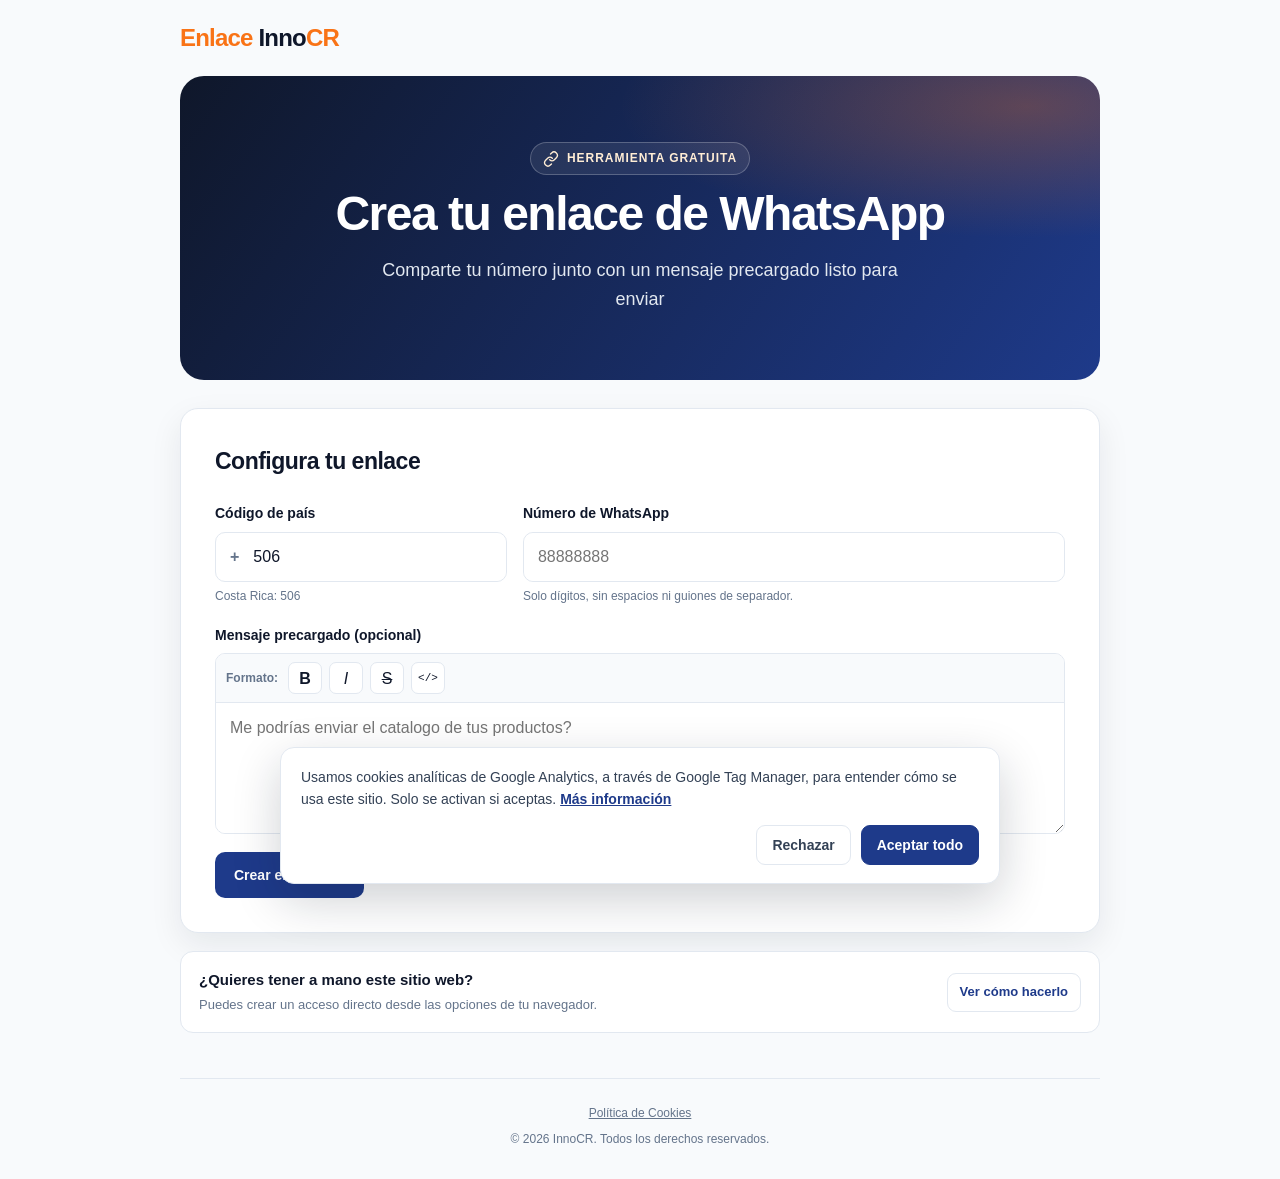
<file: servicios/enlace/index.html>
<!DOCTYPE html>
<html lang="es">

<head>
    <meta charset="UTF-8">
    <meta name="viewport" content="width=device-width, initial-scale=1.0">
    <meta name="google-adsense-account" content="ca-pub-9706372539729811">
    <meta name="theme-color" content="#0F172A">
    <meta name="description" content="Promueve tu comercio facilitando que te escriban con un solo clic.">

    <!-- Etiquetas Open Graph para WhatsApp -->
    <meta property="og:title" content="InnoCR | Crea tus enlaces de WhatsApp">
    <meta property="og:description" content="Promueve tu comercio facilitando que te escriban con un solo clic.">
    <meta property="og:image" content="https://innocr.com/servicios/enlace/assets/img/anuncio.jpg">
    <meta property="og:type" content="website">

    <title>InnoCR | Crea tus enlaces de WhatsApp</title>

    <style>
        :root {
            color-scheme: light;
            --primario: #0F172A;
            --secundario: #1E3A8A;
            --acento: #F97316;
            --fondo: #FFFFFF;
            --fondo-suave: #F8FAFC;
            --texto: #334155;
            --texto-suave: #64748B;
            --borde: #E2E8F0;
            --whatsapp: #15803D;
            --sombra: 0 12px 32px rgba(15, 23, 42, .08);
            --radio: 18px;
        }

        *,
        *::before,
        *::after {
            box-sizing: border-box;
        }

        html {
            scroll-behavior: smooth;
        }

        body {
            min-width: 320px;
            min-height: 100vh;
            margin: 0;
            color: var(--texto);
            background: var(--fondo-suave);
            font-family: -apple-system, BlinkMacSystemFont, "Segoe UI", Roboto, "Helvetica Neue", Arial, sans-serif;
            font-size: 16px;
            line-height: 1.6;
            -webkit-font-smoothing: antialiased;
        }

        button,
        input,
        textarea {
            font: inherit;
        }

        .pagina {
            width: min(100% - 40px, 920px);
            margin: 0 auto;
        }

        .barra-navegacion {
            display: flex;
            min-height: 76px;
            align-items: center;
            justify-content: space-between;
            gap: 20px;
        }

        .marca {
            color: var(--primario);
            font-size: 24px;
            font-weight: 850;
            letter-spacing: -.8px;
            text-decoration: none;
        }

        .marca span {
            color: var(--acento);
        }

        .volver {
            color: var(--secundario);
            font-size: 14px;
            font-weight: 700;
            text-decoration: none;
        }

        .volver:hover,
        .enlace-cookies:hover {
            text-decoration: underline;
            text-underline-offset: 3px;
        }

        .hero {
            position: relative;
            overflow: hidden;
            padding: clamp(36px, 7vw, 66px) 25px;
            border-radius: 24px;
            color: #fff;
            background:
                radial-gradient(ellipse at 92% 10%, rgba(249, 115, 22, .30), transparent 34%),
                linear-gradient(125deg, #0F172A, #1E3A8A);
            text-align: center;
        }

        .hero-contenido {
            position: relative;
            z-index: 1;
            max-width: 650px;
            margin: 0 auto;
        }

        .etiqueta {
            display: inline-flex;
            align-items: center;
            gap: 8px;
            margin-bottom: 12px;
            padding: 6px 12px;
            border: 1px solid rgba(255, 255, 255, .23);
            border-radius: 999px;
            color: #FFEDD5;
            background: rgba(255, 255, 255, .08);
            font-size: 12px;
            font-weight: 700;
            letter-spacing: .08em;
            text-transform: uppercase;
        }

        .etiqueta svg {
            width: 16px;
            height: 16px;
        }

        h1 {
            margin: 0;
            font-size: clamp(32px, 6vw, 48px);
            font-weight: 800;
            letter-spacing: -1.5px;
            line-height: 1.12;
        }

        .hero p {
            max-width: 540px;
            margin: 15px auto 0;
            color: #E2E8F0;
            font-size: clamp(15px, 2.5vw, 18px);
        }

        main {
            padding: 28px 0 45px;
        }

        .tarjeta {
            padding: clamp(22px, 5vw, 34px);
            border: 1px solid var(--borde);
            border-radius: var(--radio);
            background: var(--fondo);
            box-shadow: var(--sombra);
        }

        .encabezado-formulario {
            margin-bottom: 23px;
        }

        .encabezado-formulario h2 {
            margin: 0;
            color: var(--primario);
            font-size: 23px;
            font-weight: 800;
            letter-spacing: -.5px;
        }

        .encabezado-formulario p {
            margin: 5px 0 0;
            color: var(--texto-suave);
            font-size: 14px;
        }

        .campos-telefono {
            display: grid;
            grid-template-columns: minmax(150px, .7fr) minmax(0, 1.3fr);
            gap: 16px;
        }

        .campo {
            display: flex;
            flex-direction: column;
            gap: 7px;
            margin-bottom: 18px;
        }

        .campo label {
            color: var(--primario);
            font-size: 14px;
            font-weight: 700;
        }

        .entrada-telefono {
            display: flex;
            min-height: 50px;
            align-items: center;
            border: 1px solid var(--borde);
            border-radius: 10px;
            background: #fff;
        }

        .prefijo {
            padding-left: 14px;
            color: var(--texto-suave);
            font-weight: 700;
        }

        .entrada-telefono input,
        .campo textarea {
            width: 100%;
            border: 1px solid var(--borde);
            border-radius: 10px;
            color: var(--primario);
            background: #fff;
            outline: none;
        }

        .entrada-telefono input {
            min-width: 0;
            height: 48px;
            padding: 0 14px;
            border: 0;
            border-radius: 10px;
        }

        .entrada-telefono:focus-within,
        .campo textarea:focus {
            border-color: var(--secundario);
            box-shadow: 0 0 0 3px rgba(30, 58, 138, .12);
        }

        .campo textarea {
            min-height: 116px;
            padding: 12px 14px;
            resize: vertical;
        }

        .editor-mensaje {
            overflow: hidden;
            border: 1px solid var(--borde);
            border-radius: 10px;
            background: #fff;
        }

        .editor-mensaje:focus-within {
            border-color: var(--secundario);
            box-shadow: 0 0 0 3px rgba(30, 58, 138, .12);
        }

        .barra-formato {
            display: flex;
            flex-wrap: wrap;
            align-items: center;
            gap: 7px;
            padding: 8px 10px;
            border-bottom: 1px solid var(--borde);
            background: var(--fondo-suave);
        }

        .barra-formato span {
            margin-right: 3px;
            color: var(--texto-suave);
            font-size: 12px;
            font-weight: 650;
        }

        .herramienta-formato {
            display: grid;
            width: 34px;
            height: 32px;
            place-items: center;
            border: 1px solid var(--borde);
            border-radius: 7px;
            color: var(--primario);
            background: #fff;
            cursor: pointer;
        }

        .herramienta-formato:hover {
            border-color: #94A3B8;
            background: #EFF6FF;
        }

        .herramienta-formato:focus-visible {
            outline: 3px solid var(--acento);
            outline-offset: 2px;
        }

        .herramienta-formato code {
            font-size: 11px;
        }

        .editor-mensaje textarea.campo-mensaje {
            display: block;
            min-height: 130px;
            border: 0;
            border-radius: 0;
            box-shadow: none;
        }

        .ayuda {
            margin: -2px 0 0;
            color: var(--texto-suave);
            font-size: 12px;
        }

        .boton {
            display: inline-flex;
            min-height: 46px;
            align-items: center;
            justify-content: center;
            gap: 9px;
            padding: 0 18px;
            border: 1px solid transparent;
            border-radius: 10px;
            font-size: 14px;
            font-weight: 750;
            cursor: pointer;
            text-decoration: none;
            transition: background .2s ease, border-color .2s ease, transform .2s ease;
        }

        .boton:hover {
            transform: translateY(-1px);
        }

        .boton:focus-visible,
        .volver:focus-visible,
        .enlace-cookies:focus-visible,
        .instalar-atajo:focus-visible {
            outline: 3px solid var(--acento);
            outline-offset: 3px;
        }

        .boton svg {
            width: 18px;
            height: 18px;
        }

        .boton-crear {
            color: #fff;
            background: var(--secundario);
        }

        .boton-crear:hover {
            background: #172554;
        }

        .resultado {
            margin-top: 25px;
            padding: 20px;
            border: 1px solid #BBF7D0;
            border-radius: 13px;
            background: #F0FDF4;
        }

        .resultado[hidden] {
            display: none;
        }

        .resultado h2 {
            margin: 0;
            color: var(--primario);
            font-size: 19px;
        }

        .resultado>p {
            margin: 4px 0 13px;
            color: var(--texto-suave);
            font-size: 14px;
        }

        .url-generada {
            display: block;
            overflow-wrap: anywhere;
            padding: 12px;
            border: 1px solid #D1D5DB;
            border-radius: 9px;
            color: var(--secundario);
            background: #fff;
            font-size: 14px;
        }

        .acciones-resultado {
            display: flex;
            flex-wrap: wrap;
            gap: 9px;
            margin-top: 13px;
        }

        .boton-secundario {
            border-color: var(--borde);
            color: var(--primario);
            background: #fff;
        }

        .boton-secundario:hover {
            border-color: #94A3B8;
            background: var(--fondo-suave);
        }

        .boton-whatsapp {
            color: #fff;
            background: var(--whatsapp);
        }

        .boton-whatsapp:hover {
            background: #166534;
        }

        .estado {
            min-height: 22px;
            margin: 10px 0 0;
            color: var(--secundario);
            font-size: 13px;
            font-weight: 600;
        }

        .atajo {
            display: flex;
            align-items: center;
            justify-content: space-between;
            gap: 16px;
            margin-top: 18px;
            padding: 16px 18px;
            border: 1px solid var(--borde);
            border-radius: 13px;
            background: #fff;
        }

        .atajo h2 {
            margin: 0;
            color: var(--primario);
            font-size: 15px;
        }

        .atajo p {
            margin: 3px 0 0;
            color: var(--texto-suave);
            font-size: 13px;
        }

        .instalar-atajo {
            flex-shrink: 0;
            padding: 8px 12px;
            border: 1px solid var(--borde);
            border-radius: 9px;
            color: var(--secundario);
            background: #fff;
            font-size: 13px;
            font-weight: 700;
            cursor: pointer;
        }

        .instalar-atajo:hover {
            background: #EFF6FF;
        }

        footer {
            padding: 20px 0 30px;
            border-top: 1px solid var(--borde);
            color: var(--texto-suave);
            text-align: center;
        }

        .enlace-cookies {
            display: inline-block;
            margin-bottom: 7px;
            color: var(--texto-suave);
            font-size: 12px;
        }

        .copyright {
            margin: 0;
            font-size: 12px;
        }

        .cookie-banner {
            position: fixed;
            z-index: 20;
            right: 16px;
            bottom: 16px;
            left: 16px;
            width: min(100% - 32px, 720px);
            margin: 0 auto;
            padding: 18px 20px;
            border: 1px solid var(--borde);
            border-radius: 14px;
            background: var(--fondo);
            box-shadow: 0 16px 48px rgba(15, 23, 42, .2);
            opacity: 0;
            visibility: hidden;
            transform: translateY(12px);
            transition: opacity .2s ease, transform .2s ease, visibility .2s ease;
        }

        .cookie-banner.visible {
            opacity: 1;
            visibility: visible;
            transform: translateY(0);
        }

        .cookie-banner p {
            margin: 0;
            font-size: 14px;
        }

        .cookie-banner a {
            color: var(--secundario);
            font-weight: 700;
        }

        .cookie-banner-botones {
            display: flex;
            justify-content: flex-end;
            gap: 10px;
            margin-top: 14px;
        }

        .cookie-banner-botones button,
        .modal-boton {
            min-height: 40px;
            padding: 8px 15px;
            border: 1px solid var(--borde);
            border-radius: 9px;
            color: var(--texto);
            background: #fff;
            font: inherit;
            font-size: 14px;
            font-weight: 700;
            cursor: pointer;
        }

        .cookie-banner-botones button:hover,
        .modal-boton:hover {
            background: var(--fondo-suave);
        }

        .cookie-banner-botones .cookie-btn-aceptar {
            border-color: var(--secundario);
            color: #fff;
            background: var(--secundario);
        }

        .cookie-banner-botones .cookie-btn-aceptar:hover {
            background: #172554;
        }

        .modal {
            position: fixed;
            z-index: 30;
            inset: 0;
            display: none;
            align-items: center;
            justify-content: center;
            padding: 20px;
            background: rgba(15, 23, 42, .65);
        }

        .modal.activo {
            display: flex;
        }

        .modal-contenido {
            width: min(100%, 540px);
            max-height: min(82vh, 640px);
            overflow-y: auto;
            padding: 24px;
            border-radius: 16px;
            background: #fff;
            box-shadow: 0 20px 60px rgba(15, 23, 42, .25);
        }

        .modal-contenido h2 {
            margin: 0 0 12px;
            color: var(--primario);
            font-size: 21px;
        }

        .modal-contenido p,
        .modal-contenido li {
            color: var(--texto-suave);
            font-size: 14px;
        }

        .modal-contenido p {
            margin: 0 0 12px;
        }

        .modal-contenido ul {
            padding-left: 22px;
        }

        .modal-boton {
            display: block;
            min-width: 110px;
            margin: 18px 0 0 auto;
        }

        .modal-boton-primario {
            border-color: var(--secundario);
            color: #fff;
            background: var(--secundario);
        }

        .modal-boton-primario:hover {
            background: #172554;
        }

        @media (max-width: 600px) {
            .pagina {
                width: min(100% - 28px, 920px);
            }

            .barra-navegacion {
                min-height: 66px;
            }

            .marca {
                font-size: 21px;
            }

            .hero {
                padding: 39px 19px;
                border-radius: 18px;
            }

            main {
                padding-top: 18px;
            }

            .campos-telefono {
                grid-template-columns: 1fr;
                gap: 0;
            }

            .atajo {
                align-items: flex-start;
                flex-direction: column;
            }

            .instalar-atajo {
                width: 100%;
            }

            .acciones-resultado .boton {
                flex: 1 1 130px;
            }
        }

        @media (prefers-reduced-motion: reduce) {

            *,
            *::before,
            *::after {
                scroll-behavior: auto !important;
                transition-duration: .01ms !important;
            }
        }
    </style>
</head>

<body>
    <header class="pagina barra-navegacion">
        <a class="marca" aria-label="InnoCR, servicios"><span>Enlace</span> Inno<span>CR</span></a>
        <!-- <a class="volver" href="/servicios/index.html">← Servicios InnoCR</a> -->
    </header>

    <section class="pagina hero" aria-labelledby="titulo-principal">
        <div class="hero-contenido">
            <span class="etiqueta">
                <svg viewBox="0 0 24 24" fill="none" stroke="currentColor" stroke-width="2" stroke-linecap="round"
                    stroke-linejoin="round" aria-hidden="true">
                    <path d="M10 13a5 5 0 0 0 7.07 0l3-3A5 5 0 0 0 13 2.93l-1.72 1.71" />
                    <path d="M14 11a5 5 0 0 0-7.07 0l-3 3A5 5 0 0 0 11 21.07l1.71-1.71" />
                </svg>
                Herramienta gratuita
            </span>
            <h1 id="titulo-principal">Crea tu enlace de WhatsApp</h1>
            <p>Comparte tu número junto con un mensaje precargado listo para enviar</p>
        </div>
    </section>

    <main class="pagina">
        <section class="tarjeta" aria-labelledby="titulo-formulario">
            <div class="encabezado-formulario">
                <h2 id="titulo-formulario">Configura tu enlace</h2>
            </div>

            <form id="form-enlace" novalidate>
                <div class="campos-telefono">
                    <div class="campo">
                        <label for="codigo-pais">Código de país</label>
                        <div class="entrada-telefono">
                            <span class="prefijo" aria-hidden="true">+</span>
                            <input id="codigo-pais" name="codigo-pais" type="text" inputmode="numeric"
                                autocomplete="tel-country-code" value="506" maxlength="3" required
                                aria-describedby="ayuda-codigo">
                        </div>
                        <p class="ayuda" id="ayuda-codigo">Costa Rica: 506</p>
                    </div>

                    <div class="campo">
                        <label for="numero-telefono">Número de WhatsApp</label>
                        <div class="entrada-telefono">
                            <input id="numero-telefono" name="numero-telefono" type="tel" inputmode="numeric"
                                autocomplete="tel-national" maxlength="14" placeholder="88888888" required
                                aria-describedby="ayuda-numero">
                        </div>
                        <p class="ayuda" id="ayuda-numero">Solo dígitos, sin espacios ni guiones de separador.</p>
                    </div>
                </div>

                <div class="campo">
                    <label for="mensaje">Mensaje precargado <span>(opcional)</span></label>
                    <div class="editor-mensaje">
                        <div class="barra-formato" role="group" aria-label="Formato compatible con WhatsApp">
                            <span>Formato:</span>
                            <button class="herramienta-formato" type="button" data-formato="negrita"
                                aria-label="Aplicar negrita" title="Negrita"><strong>B</strong></button>
                            <button class="herramienta-formato" type="button" data-formato="cursiva"
                                aria-label="Aplicar cursiva" title="Cursiva"><em>I</em></button>
                            <button class="herramienta-formato" type="button" data-formato="tachado"
                                aria-label="Aplicar tachado" title="Tachado"><s>S</s></button>
                            <button class="herramienta-formato" type="button" data-formato="monoespaciado"
                                aria-label="Aplicar monoespaciado" title="Monoespaciado"><code>&lt;/&gt;</code></button>
                        </div>
                        <textarea class="campo-mensaje" id="mensaje" name="mensaje"
                            placeholder="Me podrías enviar el catalogo de tus productos?" aria-describedby="ayuda-mensaje"></textarea>
                    </div>
                </div>

                <button class="boton boton-crear" type="submit">
                    Crear enlace
                    <svg viewBox="0 0 24 24" fill="none" stroke="currentColor" stroke-width="2" stroke-linecap="round"
                        stroke-linejoin="round" aria-hidden="true">
                        <path d="M5 12h14m-7-7 7 7-7 7" />
                    </svg>
                </button>
            </form>

            <section class="resultado" id="resultado" aria-labelledby="titulo-resultado" aria-live="polite" hidden>
                <h2 id="titulo-resultado">Tu enlace está listo</h2>
                <p>Compártelo donde quieras para que te contacten por WhatsApp.</p>
                <a class="url-generada" id="url-generada" href="#" target="_blank" rel="noopener noreferrer"></a>
                <div class="acciones-resultado">
                    <button class="boton boton-secundario" id="compartir-enlace" type="button">
                        Compartir
                    </button>
                    <button class="boton boton-secundario" id="copiar-enlace" type="button">
                        Copiar enlace
                    </button>
                    <a class="boton boton-whatsapp" id="probar-enlace" href="#" target="_blank"
                        rel="noopener noreferrer">Probar enlace</a>
                </div>
                <p class="estado" id="estado-enlace" role="status" aria-live="polite"></p>
            </section>
        </section>

        <aside class="atajo" aria-labelledby="titulo-atajo">
            <div>
                <h2 id="titulo-atajo">¿Quieres tener a mano este sitio web?</h2>
                <p>Puedes crear un acceso directo desde las opciones de tu navegador.</p>
            </div>
            <button class="instalar-atajo" id="abrir-modal-atajo" type="button">Ver cómo hacerlo</button>
        </aside>
    </main>

    <footer class="pagina">
        <a class="enlace-cookies" href="#politica-cookies" id="abrir-modal-cookies">Política de Cookies</a>
        <p class="copyright">&copy; <span id="anio-actual"></span> InnoCR. Todos los derechos reservados.</p>
    </footer>

    <section class="cookie-banner" id="cookie-banner" role="region" aria-label="Preferencias de cookies"
        aria-hidden="true">
        <p>
            Usamos cookies analíticas de Google Analytics, a través de Google Tag Manager, para entender cómo se usa
            este sitio. Solo se activan si aceptas.
            <a href="#politica-cookies" id="ver-politica-cookies">Más información</a>
        </p>
        <div class="cookie-banner-botones">
            <button class="cookie-btn-rechazar" id="rechazar-cookies" type="button">Rechazar</button>
            <button class="cookie-btn-aceptar" id="aceptar-cookies" type="button">Aceptar todo</button>
        </div>
    </section>

    <div class="modal" id="modal-cookies" aria-hidden="true">
        <section class="modal-contenido" role="dialog" aria-modal="true" aria-labelledby="titulo-politica-cookies"
            tabindex="-1">
            <h2 id="titulo-politica-cookies">Política de Cookies</h2>
            <p>En InnoCR utilizamos cookies y tecnologías similares para analizar cómo navegas en nuestro sitio y
                mejorar tu experiencia.</p>
            <ul>
                <li>Las cookies técnicas necesarias permiten el funcionamiento básico del sitio y recordar tu decisión.
                </li>
                <li>Las cookies analíticas de Google, nos ayudan a medir las visitas y mejorar el contenido.</li>
                <li>Las cookies analíticas solo se activan con tu consentimiento. Si las rechazas, no se carga ni se envía información a Google.</li>
            </ul>
            <button class="modal-boton modal-boton-primario" id="cerrar-modal-cookies" type="button">Entendido</button>
        </section>
    </div>

    <div class="modal" id="modal-atajo" aria-hidden="true">
        <section class="modal-contenido" role="dialog" aria-modal="true" aria-labelledby="titulo-modal-atajo"
            tabindex="-1">
            <h2 id="titulo-modal-atajo">Crear un acceso directo</h2>
            <p><strong>Android:</strong> abre el menú del navegador (⋮) y selecciona «Añadir a pantalla principal»
                o «Crear acceso directo».</p>
            <p><strong>iPhone o iPad:</strong> abre esta página en Safari, toca el botón Compartir y selecciona
                «Añadir a pantalla de inicio».</p>
            <p>Esto crea un acceso directo a esta página desde tu pantalla de inicio.</p>
            <button class="modal-boton modal-boton-primario" id="cerrar-modal-atajo" type="button">Entendido</button>
        </section>
    </div>

    <script>
        document.getElementById("anio-actual").textContent = new Date().getFullYear();

        const form = document.getElementById("form-enlace");
        const countryCodeInput = document.getElementById("codigo-pais");
        const phoneInput = document.getElementById("numero-telefono");
        const messageInput = document.getElementById("mensaje");
        const result = document.getElementById("resultado");
        const generatedLink = document.getElementById("url-generada");
        const statusMessage = document.getElementById("estado-enlace");
        let generatedUrl = "";
        const messageFormats = {
            negrita: { prefix: "*", suffix: "*", placeholder: "texto", eachLine: true },
            cursiva: { prefix: "_", suffix: "_", placeholder: "texto", eachLine: true },
            tachado: { prefix: "~", suffix: "~", placeholder: "texto", eachLine: true },
            monoespaciado: { prefix: "```", suffix: "```", placeholder: "código", eachLine: false }
        };

        function keepDigits(input) {
            input.value = input.value.replace(/\D/g, "").slice(0, Number(input.maxLength));
        }

        function invalidateGeneratedLink() {
            generatedUrl = "";
            result.hidden = true;
            statusMessage.textContent = "";
        }

        [countryCodeInput, phoneInput].forEach(function (input) {
            input.addEventListener("input", function () {
                keepDigits(input);
                invalidateGeneratedLink();
            });
        });
        messageInput.addEventListener("input", invalidateGeneratedLink);

        document.querySelectorAll("[data-formato]").forEach(function (button) {
            button.addEventListener("mousedown", function (event) {
                event.preventDefault();
            });
            button.addEventListener("click", function () {
                const format = messageFormats[button.dataset.formato];
                const start = messageInput.selectionStart;
                const end = messageInput.selectionEnd;
                const selectedText = messageInput.value.slice(start, end);
                const content = selectedText || format.placeholder;
                const formattedText = selectedText && format.eachLine
                    ? selectedText.split("\n").map(function (line) {
                        return line ? format.prefix + line + format.suffix : line;
                    }).join("\n")
                    : format.prefix + content + format.suffix;

                messageInput.setRangeText(formattedText, start, end, "end");
                messageInput.focus();
                if (selectedText) {
                    const cursor = start + formattedText.length;
                    messageInput.setSelectionRange(cursor, cursor);
                } else {
                    const selectionStart = start + format.prefix.length;
                    messageInput.setSelectionRange(selectionStart, selectionStart + format.placeholder.length);
                }
                invalidateGeneratedLink();
            });
        });

        form.addEventListener("submit", function (event) {
            event.preventDefault();

            const countryCode = countryCodeInput.value.trim();
            const phoneNumber = phoneInput.value.trim();
            const fullNumber = countryCode + phoneNumber;
            const isCountryCodeValid = /^\d{1,3}$/.test(countryCode);
            const isPhoneValid = /^\d{1,14}$/.test(phoneNumber) && fullNumber.length <= 15;

            countryCodeInput.setCustomValidity(isCountryCodeValid ? "" : "Ingresa un código de país de 1 a 3 dígitos.");
            phoneInput.setCustomValidity(isPhoneValid
                ? ""
                : "Ingresa el número sin símbolos y verifica que el total no supere 15 dígitos.");

            if (!form.reportValidity()) return;

            const message = messageInput.value;
            generatedUrl = "https://wa.me/" + fullNumber;
            if (message.trim()) generatedUrl += "?text=" + encodeURIComponent(message);

            generatedLink.href = generatedUrl;
            generatedLink.textContent = generatedUrl;
            document.getElementById("probar-enlace").href = generatedUrl;
            result.hidden = false;
            statusMessage.textContent = "";
        });

        async function copyText(text) {
            let clipboardError = null;
            if (navigator.clipboard && window.isSecureContext) {
                try {
                    await navigator.clipboard.writeText(text);
                    return;
                } catch (error) {
                    clipboardError = error;
                }
            }

            const temporaryInput = document.createElement("textarea");
            temporaryInput.value = text;
            temporaryInput.setAttribute("readonly", "");
            temporaryInput.style.position = "fixed";
            temporaryInput.style.opacity = "0";
            document.body.appendChild(temporaryInput);
            temporaryInput.select();

            try {
                if (!document.execCommand("copy")) {
                    throw clipboardError || new Error("El navegador no permitió copiar el enlace.");
                }
            } finally {
                temporaryInput.remove();
            }
        }

        document.getElementById("copiar-enlace").addEventListener("click", async function () {
            try {
                await copyText(generatedUrl);
                statusMessage.textContent = "Enlace copiado al portapapeles.";
            } catch (error) {
                console.error("No se pudo copiar el enlace:", error);
                statusMessage.textContent = "No se pudo copiar. Selecciona y copia el enlace manualmente.";
            }
        });

        document.getElementById("compartir-enlace").addEventListener("click", async function () {
            if (navigator.share) {
                try {
                    await navigator.share({
                        title: "Enlace de WhatsApp",
                        text: "Contáctame por WhatsApp:",
                        url: generatedUrl
                    });
                    statusMessage.textContent = "Enlace compartido.";
                } catch (error) {
                    if (error.name !== "AbortError") {
                        console.error("No se pudo compartir el enlace:", error);
                        statusMessage.textContent = "No se pudo abrir la opción para compartir.";
                    }
                }
                return;
            }

            try {
                await copyText(generatedUrl);
                statusMessage.textContent = "Tu navegador no permite compartir directamente; copiamos el enlace.";
            } catch (error) {
                console.error("No se pudo compartir ni copiar el enlace:", error);
                statusMessage.textContent = "No se pudo compartir. Selecciona y copia el enlace manualmente.";
            }
        });

        function setupModal(modalId, openButtonId, closeButtonId) {
            const modal = document.getElementById(modalId);
            const content = modal.querySelector(".modal-contenido");
            let previousFocus = null;

            function openModal() {
                previousFocus = document.activeElement;
                modal.classList.add("activo");
                modal.setAttribute("aria-hidden", "false");
                content.focus();
            }

            function closeModal() {
                modal.classList.remove("activo");
                modal.setAttribute("aria-hidden", "true");
                if (previousFocus) previousFocus.focus();
            }

            document.getElementById(openButtonId).addEventListener("click", function (event) {
                if (event.currentTarget.tagName === "A") event.preventDefault();
                openModal();
            });
            document.getElementById(closeButtonId).addEventListener("click", closeModal);
            modal.addEventListener("click", function (event) {
                if (event.target === modal) closeModal();
            });
            return { modal: modal, open: openModal, close: closeModal };
        }

        const cookieModal = setupModal("modal-cookies", "abrir-modal-cookies", "cerrar-modal-cookies");
        document.getElementById("ver-politica-cookies").addEventListener("click", function (event) {
            event.preventDefault();
            cookieModal.open();
        });
        const shortcutModal = setupModal("modal-atajo", "abrir-modal-atajo", "cerrar-modal-atajo");

        document.addEventListener("keydown", function (event) {
            if (event.key !== "Escape") return;
            if (cookieModal.modal.classList.contains("activo")) cookieModal.close();
            if (shortcutModal.modal.classList.contains("activo")) shortcutModal.close();
        });

        const GTM_ID = "GTM-PHGKWSVQ";
        const CONSENT_KEY = "innocr_cookies_consent_v1";
        const CONSENT_GRANTED = "granted";
        const CONSENT_DENIED = "denied";
        const cookieBanner = document.getElementById("cookie-banner");

        function getConsentDecision() {
            try {
                const consent = JSON.parse(localStorage.getItem(CONSENT_KEY));
                return consent && (consent.decision === CONSENT_GRANTED || consent.decision === CONSENT_DENIED)
                    ? consent.decision
                    : null;
            } catch (error) {
                console.warn("No se pudo leer la decisión de cookies:", error);
                return null;
            }
        }

        function saveConsentDecision(decision) {
            try {
                localStorage.setItem(CONSENT_KEY, JSON.stringify({
                    decision: decision,
                    timestamp: Date.now()
                }));
            } catch (error) {
                console.warn("No se pudo guardar la decisión de cookies:", error);
            }
        }

        function loadGoogleTagManager() {
            if (document.getElementById("gtm-script")) return;

            window.dataLayer = window.dataLayer || [];
            window.gtag = function () {
                window.dataLayer.push(arguments);
            };
            window.gtag("js", new Date());
            window.gtag("consent", "update", {
                analytics_storage: "granted"
            });

            const script = document.createElement("script");
            script.id = "gtm-script";
            script.async = true;
            script.src = "https://www.googletagmanager.com/gtm.js?id=" + GTM_ID;
            document.head.appendChild(script);
        }

        function hideCookieBanner() {
            cookieBanner.classList.remove("visible");
            cookieBanner.setAttribute("aria-hidden", "true");
        }

        function acceptCookies() {
            saveConsentDecision(CONSENT_GRANTED);
            hideCookieBanner();
            loadGoogleTagManager();
            window.setTimeout(function () {
                window.location.reload();
            }, 200);
        }

        function rejectCookies() {
            saveConsentDecision(CONSENT_DENIED);
            hideCookieBanner();
        }

        document.getElementById("aceptar-cookies").addEventListener("click", acceptCookies);
        document.getElementById("rechazar-cookies").addEventListener("click", rejectCookies);

        const savedConsent = getConsentDecision();
        if (savedConsent === CONSENT_GRANTED) {
            loadGoogleTagManager();
        } else if (savedConsent === null) {
            window.setTimeout(function () {
                cookieBanner.classList.add("visible");
                cookieBanner.setAttribute("aria-hidden", "false");
            }, 300);
        }
    </script>
</body>

</html>
</file>
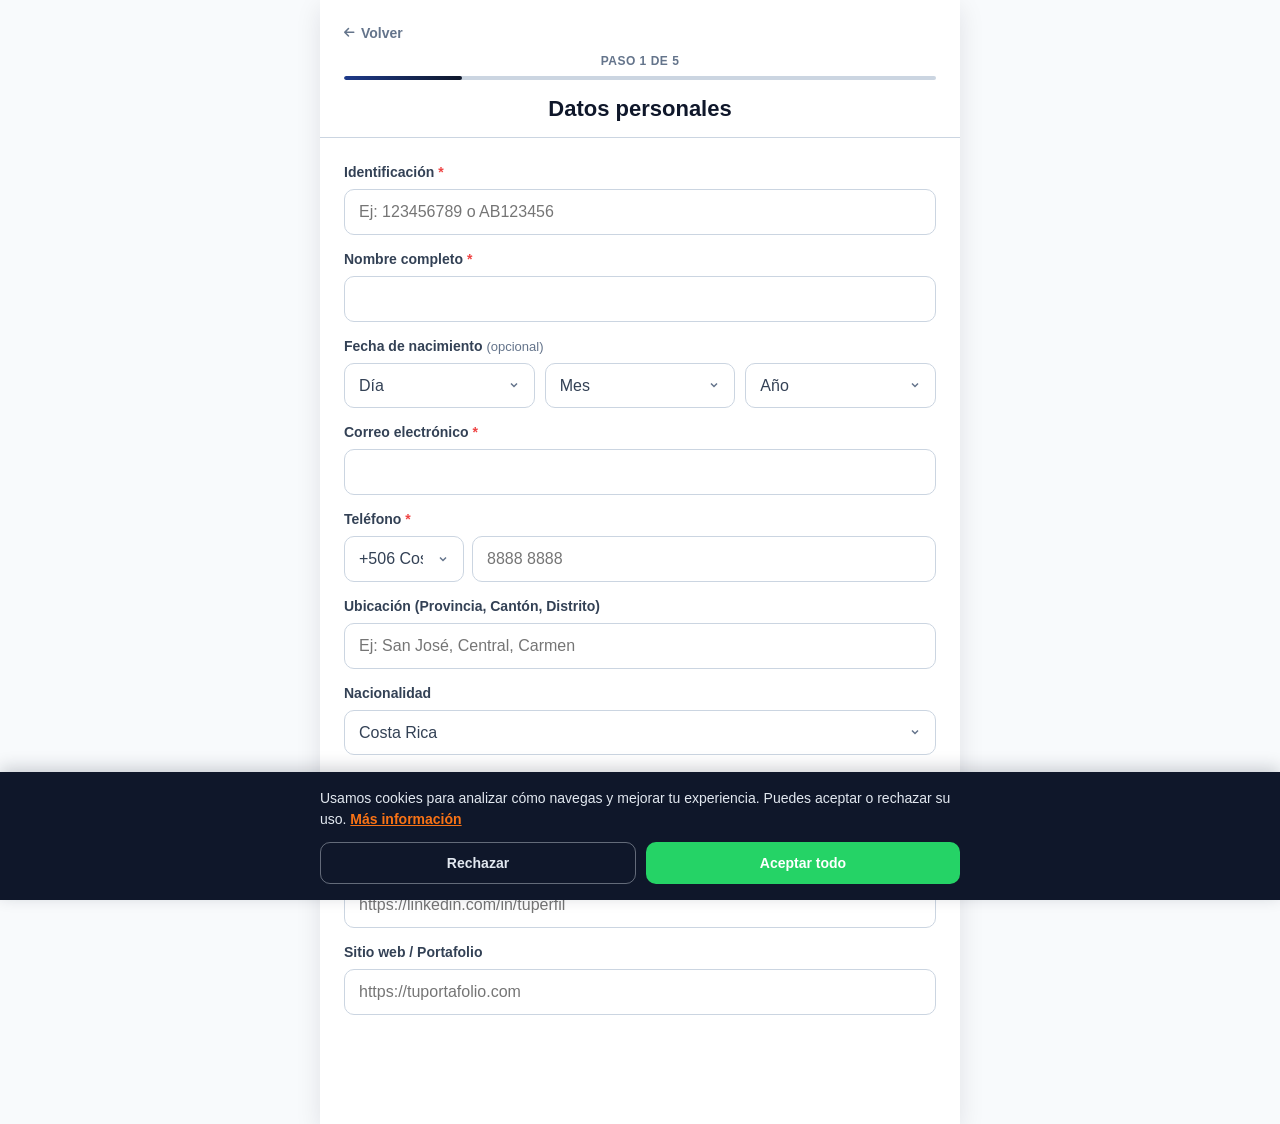
<file: servicios/curriculum/cv/index.html>
<!DOCTYPE html>
<html lang="es">

<head>
    <meta charset="UTF-8">
    <meta name="viewport" content="width=device-width, initial-scale=1.0">
    <meta name="google-adsense-account" content="ca-pub-9706372539729811">
    <title>Crear mi Currículum | InnoCR</title>

    <!-- Open Graph -->
    <meta property="og:title" content="CV InnoCR - Creamos tu currículum profesional">
    <meta property="og:description"
        content="Llena el formulario, coordinamos por WhatsApp y recibe tu CV en PDF listo para enviar a reclutadores.">
    <meta property="og:image" content="https://innocr.com/cv/anuncio.jpg">
    <meta property="og:image:width" content="1200">
    <meta property="og:image:height" content="630">
    <meta property="og:type" content="website">

    <!--
        NOTA: Google Tag Manager se carga dinámicamente desde ../app.js
        SOLO si el usuario acepta las cookies. No incluir el <script> aquí.
    -->

    <!-- Font Awesome -->
    <link rel="stylesheet" href="https://cdnjs.cloudflare.com/ajax/libs/font-awesome/6.5.1/css/all.min.css">

    <!-- CSS global + CSS específico del CV -->
    <link rel="stylesheet" href="../styles.css">
    <link rel="stylesheet" href="styles.curriculum.css">
</head>

<body>

    <div id="app">

        <!-- ========================================= -->
        <!-- PANTALLA 1 — DATOS PERSONALES             -->
        <!-- ========================================= -->
        <section id="pantalla-1" class="pantalla activa">
            <header class="cabecera">
                <a href="../index.html" class="cabecera-volver">
                    <i class="fa-solid fa-arrow-left"></i> Volver
                </a>
                <div class="progreso">
                    <span class="paso-texto">Paso 1 de 5</span>
                    <div class="barra-progreso">
                        <div class="barra-progreso-fill" style="width:20%"></div>
                    </div>
                </div>
                <h2 class="titulo-pantalla">Datos personales</h2>
            </header>

            <div class="contenido">
                <label for="identificacion">Identificación <span class="obligatorio">*</span></label>
                <input type="text" id="identificacion" placeholder="Ej: 123456789 o AB123456" autocomplete="off">

                <label for="nombre">Nombre completo <span class="obligatorio">*</span></label>
                <input type="text" id="nombre" autocomplete="name">

                <label for="fecha_nac_dia">Fecha de nacimiento <span class="opcional">(opcional)</span></label>
                <div class="fila-3">
                    <select id="fecha_nac_dia">
                        <option value="">Día</option>
                    </select>
                    <select id="fecha_nac_mes">
                        <option value="">Mes</option>
                        <option value="01">Enero</option>
                        <option value="02">Febrero</option>
                        <option value="03">Marzo</option>
                        <option value="04">Abril</option>
                        <option value="05">Mayo</option>
                        <option value="06">Junio</option>
                        <option value="07">Julio</option>
                        <option value="08">Agosto</option>
                        <option value="09">Septiembre</option>
                        <option value="10">Octubre</option>
                        <option value="11">Noviembre</option>
                        <option value="12">Diciembre</option>
                    </select>
                    <select id="fecha_nac_anio">
                        <option value="">Año</option>
                    </select>
                </div>

                <label for="email">Correo electrónico <span class="obligatorio">*</span></label>
                <input type="email" id="email" autocomplete="email">

                <label for="telefono">Teléfono <span class="obligatorio">*</span></label>
                <div class="tel-grupo">
                    <select id="telefono_codigo"></select>
                    <input type="tel" id="telefono" placeholder="8888 8888" inputmode="numeric" autocomplete="tel">
                </div>

                <label for="ubicacion">Ubicación (Provincia, Cantón, Distrito)</label>
                <input type="text" id="ubicacion" placeholder="Ej: San José, Central, Carmen">

                <label for="nacionalidad">Nacionalidad</label>
                <select id="nacionalidad"></select>

                <label for="estado_civil">Estado civil</label>
                <select id="estado_civil">
                    <option value="">-- Selecciona --</option>
                    <option value="Soltero/a">Soltero/a</option>
                    <option value="Casado/a">Casado/a</option>
                    <option value="Divorciado/a">Divorciado/a</option>
                    <option value="Viudo/a">Viudo/a</option>
                    <option value="Unión libre">Unión libre</option>
                </select>

                <label for="linkedin">LinkedIn</label>
                <input type="url" id="linkedin" placeholder="https://linkedin.com/in/tuperfil">

                <label for="sitio_web">Sitio web / Portafolio</label>
                <input type="url" id="sitio_web" placeholder="https://tuportafolio.com">
            </div>

            <footer class="barra-inferior">
                <button class="btn-secundario" onclick="irAPantalla(1);">Atrás</button>
                <button class="btn-primario" onclick="validarYAvanzar(1)">Siguiente</button>
            </footer>
        </section>

        <!-- ========================================= -->
        <!-- PANTALLA 2 — PERFIL Y EXPERIENCIA         -->
        <!-- ========================================= -->
        <section id="pantalla-2" class="pantalla">
            <header class="cabecera">
                <div class="progreso">
                    <span class="paso-texto">Paso 2 de 5</span>
                    <div class="barra-progreso">
                        <div class="barra-progreso-fill" style="width:40%"></div>
                    </div>
                </div>
                <h2 class="titulo-pantalla">Perfil y experiencia</h2>
            </header>

            <div class="contenido">
                <div class="seccion">
                    <h3 class="titulo-seccion">Perfil profesional</h3>
                    <label for="resumen">Resumen <span class="opcional">(opcional)</span></label>
                    <textarea id="resumen" rows="5"
                        placeholder="Cuéntanos en 3-5 líneas quién eres profesionalmente."></textarea>
                </div>

                <div class="seccion">
                    <h3 class="titulo-seccion">Experiencia laboral</h3>
                    <p class="ayuda-seccion">Si aún no tienes experiencia, deja esta sección vacía.</p>
                    <div id="lista-trabajos"></div>
                    <button type="button" class="btn-agregar" onclick="agregarTrabajo()">+ Añadir trabajo</button>
                </div>
            </div>

            <footer class="barra-inferior">
                <button class="btn-secundario" onclick="irAPantalla(1)">Atrás</button>
                <button class="btn-primario" onclick="validarYAvanzar(2)">Siguiente</button>
            </footer>
        </section>

        <!-- ========================================= -->
        <!-- PANTALLA 3 — FORMACIÓN                    -->
        <!-- ========================================= -->
        <section id="pantalla-3" class="pantalla">
            <header class="cabecera">
                <div class="progreso">
                    <span class="paso-texto">Paso 3 de 5</span>
                    <div class="barra-progreso">
                        <div class="barra-progreso-fill" style="width:60%"></div>
                    </div>
                </div>
                <h2 class="titulo-pantalla">Formación</h2>
            </header>

            <div class="contenido">
                <div class="seccion">
                    <h3 class="titulo-seccion">Educación</h3>
                    <div id="lista-estudios"></div>
                    <button type="button" class="btn-agregar" onclick="agregarEstudio()">+ Añadir estudio</button>
                </div>

                <div class="seccion">
                    <h3 class="titulo-seccion">Proyectos <span class="opcional">(opcional)</span></h3>
                    <p class="ayuda-seccion">Trabajos personales, colaboraciones o iniciativas donde hayas participado.
                    </p>
                    <div id="lista-proyectos"></div>
                    <button type="button" class="btn-agregar" onclick="agregarProyecto()">+ Añadir proyecto</button>
                </div>
            </div>

            <footer class="barra-inferior">
                <button class="btn-secundario" onclick="irAPantalla(2)">Atrás</button>
                <button class="btn-primario" onclick="validarYAvanzar(3)">Siguiente</button>
            </footer>
        </section>

        <!-- ========================================= -->
        <!-- PANTALLA 4 — HABILIDADES Y MÁS            -->
        <!-- ========================================= -->
        <section id="pantalla-4" class="pantalla">
            <header class="cabecera">
                <div class="progreso">
                    <span class="paso-texto">Paso 4 de 5</span>
                    <div class="barra-progreso">
                        <div class="barra-progreso-fill" style="width:80%"></div>
                    </div>
                </div>
                <h2 class="titulo-pantalla">Habilidades y más</h2>
            </header>

            <div class="contenido">
                <div class="seccion">
                    <h3 class="titulo-seccion">Habilidades</h3>
                    <div id="lista-habilidades"></div>
                    <button type="button" class="btn-agregar" onclick="agregarHabilidad()">+ Añadir habilidad</button>
                </div>

                <div class="seccion">
                    <h3 class="titulo-seccion">Idiomas</h3>
                    <div id="lista-idiomas"></div>
                    <button type="button" class="btn-agregar" onclick="agregarIdioma()">+ Añadir idioma</button>
                </div>

                <div class="seccion">
                    <h3 class="titulo-seccion">Certificaciones <span class="opcional">(opcional)</span></h3>
                    <div id="lista-certificaciones"></div>
                    <button type="button" class="btn-agregar" onclick="agregarCertificacion()">+ Añadir
                        certificación</button>
                </div>

                <div class="seccion">
                    <h3 class="titulo-seccion">Licencias de conducir <span class="opcional">(opcional)</span></h3>
                    <div id="lista-licencias"></div>
                    <button type="button" class="btn-agregar" onclick="agregarLicencia()">+ Añadir licencia</button>
                </div>
            </div>

            <footer class="barra-inferior">
                <button class="btn-secundario" onclick="irAPantalla(3)">Atrás</button>
                <button class="btn-primario" onclick="validarYAvanzar(4)">Siguiente</button>
            </footer>
        </section>

        <!-- ========================================= -->
        <!-- PANTALLA 5 — REFERENCIAS Y ENVÍO          -->
        <!-- ========================================= -->
        <section id="pantalla-5" class="pantalla">
            <header class="cabecera">
                <div class="progreso">
                    <span class="paso-texto">Paso 5 de 5</span>
                    <div class="barra-progreso">
                        <div class="barra-progreso-fill" style="width:100%"></div>
                    </div>
                </div>
                <h2 class="titulo-pantalla">Referencias y envío</h2>
            </header>

            <div class="contenido">
                <div class="seccion">
                    <h3 class="titulo-seccion">Referencias <span class="opcional">(opcional)</span></h3>
                    <p class="ayuda-seccion">Personas que puedan dar fe de tu trabajo.</p>
                    <div id="lista-referencias"></div>
                    <button type="button" class="btn-agregar" onclick="agregarReferencia()">+ Añadir referencia</button>
                </div>

                <div class="seccion" id="seccion-consentimiento">
                    <label class="checkbox-label" id="label-consentimiento">
                        <input type="checkbox" id="consentimiento">
                        <span>
                            He leído y acepto la
                            <a href="#" onclick="abrirModalPrivacidad(); return false;" class="link-privacidad">Política
                                de Privacidad</a>
                            y autorizo el uso de mis datos para generar mi currículum.
                        </span>
                    </label>

                    <p style="font-size: 12px; color: var(--texto-suave); margin-top: 12px; text-align: center;">
                        <a href="#" onclick="abrirModalCookies(); return false;"
                            style="color: var(--texto-suave); text-decoration: underline;">Política de Cookies</a>
                    </p>
                </div>

                <div id="mensaje-error" class="mensaje-error" style="display:none;"></div>
            </div>

            <footer class="barra-inferior">
                <button class="btn-secundario" onclick="irAPantalla(4)">Atrás</button>
                <button class="btn-primario" id="btn-enviar" onclick="enviarFormulario()">Enviar CV</button>
            </footer>
        </section>

        <!-- ========================================= -->
        <!-- PANTALLA ÉXITO                            -->
        <!-- ========================================= -->
        <section id="pantalla-exito" class="pantalla">
            <div class="contenido-estado">
                <div class="tarjeta-estado">
                    <div class="icono-estado exito"><i class="fa-solid fa-circle-check"></i></div>
                    <h2>¡Solicitud enviada!</h2>
                    <p class="texto-estado">Recibimos tu información. Para coordinar el pago y la entrega, escríbenos
                        por WhatsApp.</p>
                    <div class="resumen-cedula">
                        <strong>Identificación:</strong> <span id="resumen-id-exito">-</span>
                    </div>
                    <button class="btn-primario btn-grande btn-whatsapp" onclick="irAWhatsAppExito()">
                        <i class="fa-brands fa-whatsapp"></i> Ir a WhatsApp manualmente
                    </button>
                </div>
            </div>
        </section>

        <!-- ========================================= -->
        <!-- PANTALLA DUPLICADO                        -->
        <!-- ========================================= -->
        <section id="pantalla-duplicado" class="pantalla">
            <div class="contenido-estado">
                <div class="tarjeta-estado">
                    <div class="icono-estado info"><i class="fa-solid fa-circle-info"></i></div>
                    <h2>Ya tienes un CV registrado</h2>
                    <p class="texto-estado">Detectamos que ya llenaste el formulario con esta identificación. Si
                        necesitas modificarlo o coordinar el pago, escríbenos.</p>
                    <div class="resumen-cedula">
                        <strong>Identificación:</strong> <span id="resumen-id-dup">-</span>
                    </div>
                    <button class="btn-primario btn-grande btn-whatsapp" onclick="irAWhatsAppDuplicado()">
                        <i class="fa-brands fa-whatsapp"></i> Contactar por WhatsApp
                    </button>
                    <button class="btn-outline" style="margin-top:12px;" onclick="volverInicioDesdeExito()">
                        Volver al inicio
                    </button>
                </div>
            </div>
        </section>

        <!-- ========================================== -->
        <!-- MODALES                                    -->
        <!-- ========================================== -->

        <!-- Modal de espera -->
        <div id="modal-espera" class="modal-overlay">
            <div class="modal-contenido espera">
                <div class="spinner-grande"></div>
                <h3>Enviando tu información...</h3>
                <p>Por favor espera, no cierres esta ventana.</p>
            </div>
        </div>

        <!-- Modal "Ya llené antes" -->
        <div id="modal-ya-lleno" class="modal-overlay">
            <div class="modal-contenido">
                <h3>¿En qué te podemos ayudar?</h3>

                <label class="opcion-radio">
                    <input type="radio" name="motivo" value="pago">
                    <span>Quiero coordinar el pago</span>
                </label>

                <label class="opcion-radio">
                    <input type="radio" name="motivo" value="modificar">
                    <span>Quiero modificar mi CV</span>
                </label>

                <label class="opcion-radio">
                    <input type="radio" name="motivo" value="otra">
                    <span>Tengo otra consulta</span>
                </label>

                <div class="modal-botones">
                    <button class="btn-cancelar" onclick="cerrarModalYaLLeno()">Cancelar</button>
                    <button class="btn-confirmar" onclick="confirmarModalYaLLeno()">
                        <i class="fa-brands fa-whatsapp"></i> Ir a WhatsApp
                    </button>
                </div>
            </div>
        </div>

        <!-- Modal Política de Privacidad -->
        <div id="modal-privacidad" class="modal-overlay">
            <div class="modal-contenido" style="max-width: 500px; text-align: left;">
                <h3 style="text-align: center;">Política de Privacidad</h3>
                <p id="texto-privacidad"
                    style="font-size: 13px; white-space: pre-wrap; max-height: 300px; overflow-y: auto; background: var(--fondo-suave); padding: 15px; border-radius: 8px; color: var(--texto-suave);">
                </p>
                <div class="modal-botones">
                    <button class="btn-entendido" onclick="cerrarModalPrivacidad()">Entendido</button>
                </div>
            </div>
        </div>

        <!-- Modal Política de Cookies -->
        <div id="modal-cookies" class="modal-overlay">
            <div class="modal-contenido" style="max-width: 500px; text-align: left;">
                <h3 style="text-align: center;">Política de Cookies</h3>
                <p id="texto-cookies"
                    style="font-size: 13px; white-space: pre-wrap; max-height: 300px; overflow-y: auto; background: var(--fondo-suave); padding: 15px; border-radius: 8px; color: var(--texto-suave);">
                </p>
                <div class="modal-botones">
                    <button class="btn-entendido" onclick="cerrarModalCookies()">Entendido</button>
                </div>
            </div>
        </div>

        <!-- Modal Alerta general -->
        <div id="modal-alerta" class="modal-overlay">
            <div class="modal-contenido" style="max-width: 340px; text-align: center;">
                <div id="alerta-icono" style="font-size: 32px; color: var(--error); margin-bottom: 12px;">
                    <i class="fa-solid fa-circle-exclamation"></i>
                </div>
                <h3 id="alerta-titulo" style="margin-bottom: 8px;">Atención</h3>
                <p id="alerta-mensaje"
                    style="font-size: 14px; color: var(--texto-suave); line-height: 1.5; margin-bottom: 20px;"></p>
                <button class="btn-primario" style="width: 100%;" onclick="cerrarModalAlerta()">Aceptar</button>
            </div>
        </div>

        <!-- Modal UPSELL (ofrecer carta de recomendación) -->
        <div id="modal-upsell" class="modal-overlay modal-upsell">
            <div class="modal-contenido">
                <div class="upsell-icono"><i class="fa-solid fa-envelope-open-text"></i></div>
                <h3 class="upsell-titulo">¡Tu CV está en camino!</h3>
                <p class="upsell-texto">
                    ¿Quieres complementarlo con <strong>cartas de recomendación</strong> de tus referencias?
                </p>
                <p class="upsell-precio" id="upsell-precio">₡1,000</p>
                <p class="upsell-detalle">
                    Te ayudamos a redactarlas para que acompañen tu CV.
                </p>
                <div class="modal-botones">
                    <button class="btn-upsell-si" onclick="irACrearCartas()">
                        <i class="fa-solid fa-file-signature"></i> Sí, crear cartas
                    </button>
                    <button class="btn-upsell-no" onclick="irAWhatsAppDesdeUpsell()">
                        Ahora no, ir a WhatsApp
                    </button>
                </div>
            </div>
        </div>

        <!-- BANNER DE COOKIES -->
        <div id="cookie-banner" class="cookie-banner">
            <div class="cookie-banner-contenido">
                <p class="cookie-banner-texto">
                    Usamos cookies para analizar cómo navegas y mejorar tu experiencia. Puedes aceptar o rechazar su
                    uso.
                    <a href="#" onclick="abrirModalCookies(); return false;">Más información</a>
                </p>
                <div class="cookie-banner-botones">
                    <button class="cookie-btn cookie-btn-rechazar" onclick="rechazarCookies()">Rechazar</button>
                    <button class="cookie-btn cookie-btn-aceptar" onclick="aceptarCookies()">Aceptar todo</button>
                </div>
            </div>
        </div>

    </div>

    <!-- ========================================== -->
    <!-- SCRIPTS                                    -->
    <!-- ========================================== -->
    <script src="../data.js"></script>
    <script src="../app.js"></script>
    <script src="app.curriculum.js"></script>

</body>

</html>
</file>
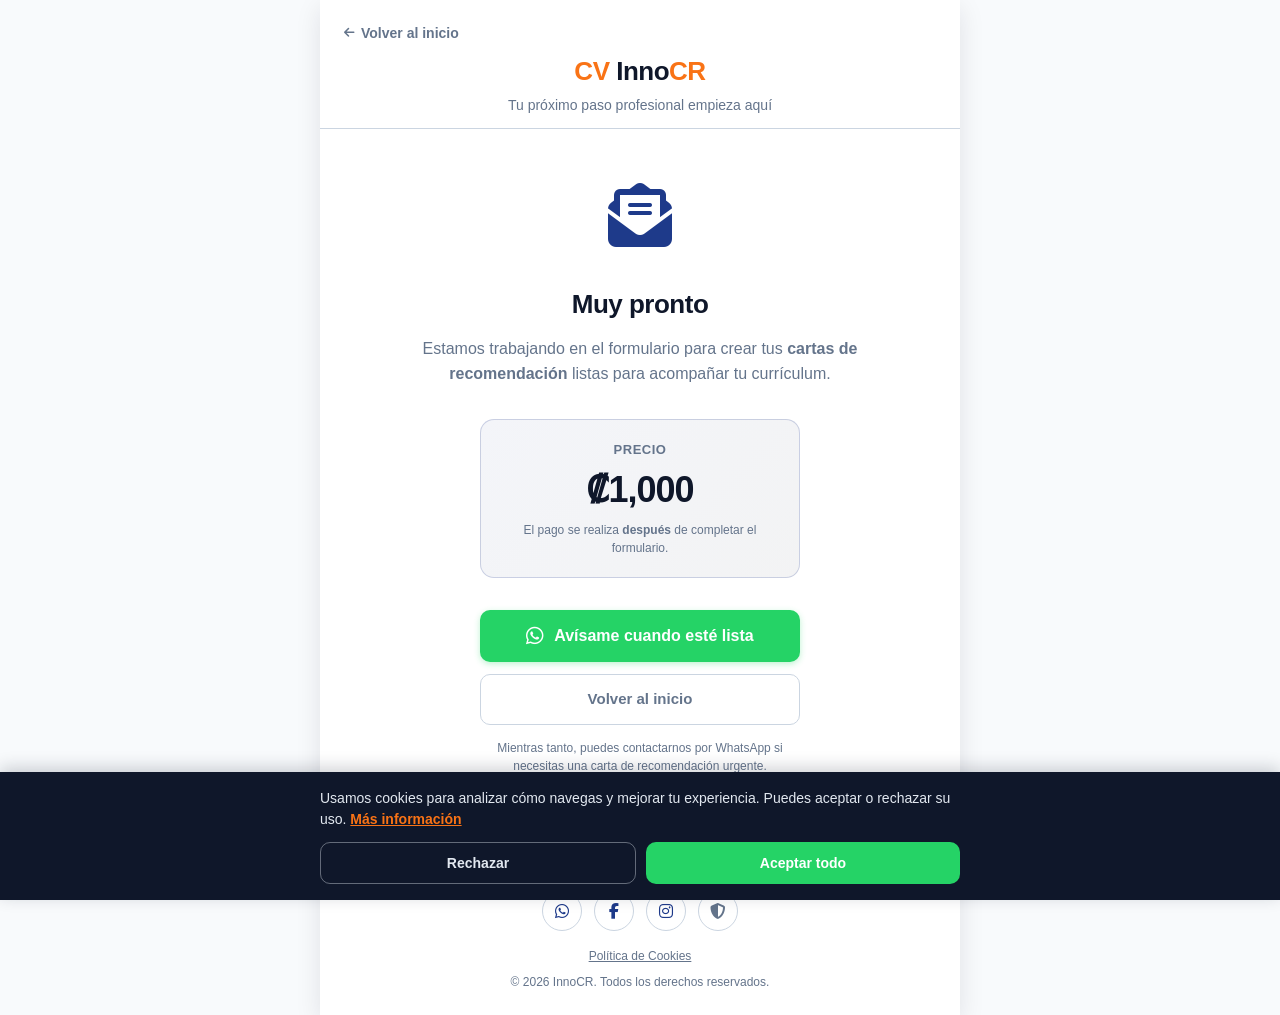
<file: servicios/curriculum/recomendacion/index.html>
<!DOCTYPE html>
<html lang="es">

<head>
    <meta charset="UTF-8">
    <meta name="viewport" content="width=device-width, initial-scale=1.0">
    <meta name="google-adsense-account" content="ca-pub-9706372539729811">
    <title>Carta de Recomendación | InnoCR</title>

    <!-- Open Graph -->
    <meta property="og:title" content="Carta de Recomendación - InnoCR">
    <meta property="og:description"
        content="Muy pronto podrás crear tus cartas de recomendación profesionales con InnoCR.">
    <meta property="og:image" content="https://innocr.com/cv/anuncio.jpg">
    <meta property="og:type" content="website">

    <!--
        NOTA: Google Tag Manager se carga dinámicamente desde ../app.js
        SOLO si el usuario acepta las cookies. No incluir el <script> aquí.
    -->

    <!-- Font Awesome -->
    <link rel="stylesheet" href="https://cdnjs.cloudflare.com/ajax/libs/font-awesome/6.5.1/css/all.min.css">

    <!-- CSS global compartido -->
    <link rel="stylesheet" href="../styles.css">

    <style>
        /* Estilos exclusivos de esta página "próximamente" */
        .proximamente-contenido {
            display: flex;
            flex-direction: column;
            align-items: center;
            justify-content: center;
            text-align: center;
            padding: 40px 24px 60px;
            flex: 1;
        }

        .proximamente-icono {
            font-size: 64px;
            color: var(--secundario);
            margin-bottom: 20px;
            animation: flotar 3s ease-in-out infinite;
        }

        @keyframes flotar {

            0%,
            100% {
                transform: translateY(0);
            }

            50% {
                transform: translateY(-6px);
            }
        }

        .proximamente-titulo {
            color: var(--primario);
            font-size: 26px;
            font-weight: 800;
            margin-bottom: 12px;
            letter-spacing: -0.5px;
        }

        .proximamente-subtitulo {
            font-size: 16px;
            color: var(--texto-suave);
            line-height: 1.6;
            max-width: 460px;
            margin-bottom: 8px;
        }

        .proximamente-from-cv {
            background: rgba(30, 58, 138, 0.08);
            border: 1px solid rgba(30, 58, 138, 0.2);
            color: var(--secundario);
            font-size: 14px;
            font-weight: 500;
            padding: 12px 16px;
            border-radius: var(--radio-sm);
            margin: 16px 0;
            max-width: 460px;
            display: flex;
            align-items: center;
            gap: 10px;
            text-align: left;
        }

        .proximamente-from-cv i {
            font-size: 18px;
            flex-shrink: 0;
        }

        .proximamente-precio {
            background: linear-gradient(135deg, rgba(30, 58, 138, 0.05), rgba(15, 23, 42, 0.05));
            border: 1.5px solid rgba(30, 58, 138, 0.2);
            border-radius: var(--radio);
            padding: 20px;
            text-align: center;
            margin: 24px 0;
            width: 100%;
            max-width: 320px;
        }

        .proximamente-precio .precio-label {
            margin-bottom: 4px;
        }

        .proximamente-precio .precio {
            font-size: 36px;
            margin: 4px 0 4px;
        }

        .proximamente-precio .nota-precio {
            font-size: 12px;
        }

        .proximamente-botones {
            display: flex;
            flex-direction: column;
            gap: 12px;
            width: 100%;
            max-width: 320px;
            margin-top: 8px;
        }

        .proximamente-nota-whatsapp {
            font-size: 12px;
            color: var(--texto-suave);
            margin-top: 14px;
            max-width: 320px;
            line-height: 1.5;
        }

        @media (max-width: 640px) {
            .proximamente-titulo {
                font-size: 22px;
            }

            .proximamente-icono {
                font-size: 52px;
            }

            .proximamente-contenido {
                padding: 32px 20px 40px;
            }
        }
    </style>
</head>

<body>

    <div id="app">
        <section class="pantalla activa">
            <header class="cabecera">
                <a href="../index.html" class="cabecera-volver">
                    <i class="fa-solid fa-arrow-left"></i> Volver al inicio
                </a>
                <h1 class="logo"><span>CV</span> Inno<span>CR</span></h1>
                <p class="eslogan">Tu próximo paso profesional empieza aquí</p>
            </header>

            <div class="proximamente-contenido">
                <div class="proximamente-icono">
                    <i class="fa-solid fa-envelope-open-text"></i>
                </div>

                <h2 class="proximamente-titulo">Muy pronto</h2>
                <p class="proximamente-subtitulo">
                    Estamos trabajando en el formulario para crear tus <strong>cartas de recomendación</strong>
                    listas para acompañar tu currículum.
                </p>

                <div id="banner-from-cv" class="proximamente-from-cv" style="display:none;">
                    <i class="fa-solid fa-circle-info"></i>
                    <span>¡Vienes de crear tu currículum! Estamos afinando los últimos detalles para que puedas
                        crear tus cartas aquí mismo.</span>
                </div>

                <div class="proximamente-precio">
                    <p class="precio-label">Precio</p>
                    <p class="precio" id="precio-carta">₡...</p>
                    <p class="nota-precio">
                        El pago se realiza <strong>después</strong> de completar el formulario.
                    </p>
                </div>

                <div class="proximamente-botones">
                    <button class="btn-primario btn-whatsapp" onclick="avisarPorWhatsApp()">
                        <i class="fa-brands fa-whatsapp"></i> Avísame cuando esté lista
                    </button>
                    <a href="../index.html" class="btn-outline" style="text-decoration: none; text-align: center;">
                        Volver al inicio
                    </a>
                </div>

                <p class="proximamente-nota-whatsapp">
                    Mientras tanto, puedes contactarnos por WhatsApp si necesitas una carta de recomendación urgente.
                </p>
            </div>

            <footer
                style="padding: 24px; text-align: center; border-top: 1px solid var(--borde); background: var(--fondo);">
                <p style="font-size: 13px; color: var(--texto-suave); margin-bottom: 12px;">
                    Contáctanos
                </p>
                <div style="display: flex; justify-content: center; gap: 12px; margin-bottom: 16px;">
                    <a href="https://wa.me/50670373820" target="_blank"
                        style="width: 40px; height: 40px; border-radius: 50%; border: 1.5px solid var(--borde); background: var(--fondo); color: var(--secundario); display: flex; align-items: center; justify-content: center; font-size: 16px; text-decoration: none; transition: all 0.2s;"
                        onmouseover="this.style.background='var(--whatsapp)'; this.style.color='#fff'; this.style.borderColor='var(--whatsapp)';"
                        onmouseout="this.style.background='var(--fondo)'; this.style.color='var(--secundario)'; this.style.borderColor='var(--borde)';"
                        title="WhatsApp">
                        <i class="fa-brands fa-whatsapp"></i>
                    </a>
                    <a href="https://www.facebook.com/Innocr2018" target="_blank"
                        style="width: 40px; height: 40px; border-radius: 50%; border: 1.5px solid var(--borde); background: var(--fondo); color: var(--secundario); display: flex; align-items: center; justify-content: center; font-size: 16px; text-decoration: none; transition: all 0.2s;"
                        onmouseover="this.style.background='var(--secundario)'; this.style.color='#fff';"
                        onmouseout="this.style.background='var(--fondo)'; this.style.color='var(--secundario)';"
                        title="Facebook">
                        <i class="fa-brands fa-facebook-f"></i>
                    </a>
                    <a href="https://www.instagram.com/innocostarica" target="_blank"
                        style="width: 40px; height: 40px; border-radius: 50%; border: 1.5px solid var(--borde); background: var(--fondo); color: var(--secundario); display: flex; align-items: center; justify-content: center; font-size: 16px; text-decoration: none; transition: all 0.2s;"
                        onmouseover="this.style.background='var(--secundario)'; this.style.color='#fff';"
                        onmouseout="this.style.background='var(--fondo)'; this.style.color='var(--secundario)';"
                        title="Instagram">
                        <i class="fa-brands fa-instagram"></i>
                    </a>
                    <a href="#" onclick="abrirModalPrivacidad(); return false;"
                        style="width: 40px; height: 40px; border-radius: 50%; border: 1.5px solid var(--borde); background: var(--fondo); color: var(--texto-suave); display: flex; align-items: center; justify-content: center; font-size: 16px; text-decoration: none; transition: all 0.2s;"
                        onmouseover="this.style.background='var(--fondo-suave)';"
                        onmouseout="this.style.background='var(--fondo)';" title="Política de Privacidad">
                        <i class="fa-solid fa-shield-halved"></i>
                    </a>
                </div>

                <!-- Enlace a cookies -->
                <p style="font-size: 12px; color: var(--texto-suave); margin-bottom: 8px;">
                    <a href="#" onclick="abrirModalCookies(); return false;"
                        style="color: var(--texto-suave); text-decoration: underline;">Política de Cookies</a>
                </p>

                <p style="font-size: 12px; color: var(--texto-suave);">
                    &copy; <span id="anio-actual"></span> InnoCR. Todos los derechos reservados.
                </p>
            </footer>
        </section>

        <!-- MODAL POLÍTICA DE PRIVACIDAD -->
        <div id="modal-privacidad" class="modal-overlay">
            <div class="modal-contenido" style="max-width: 500px; text-align: left;">
                <h3 style="text-align: center;">Política de Privacidad</h3>
                <p id="texto-privacidad"
                    style="font-size: 13px; white-space: pre-wrap; max-height: 300px; overflow-y: auto; background: var(--fondo-suave); padding: 15px; border-radius: 8px; color: var(--texto-suave);">
                </p>
                <div class="modal-botones">
                    <button class="btn-entendido" onclick="cerrarModalPrivacidad()">Entendido</button>
                </div>
            </div>
        </div>

        <!-- MODAL POLÍTICA DE COOKIES -->
        <div id="modal-cookies" class="modal-overlay">
            <div class="modal-contenido" style="max-width: 500px; text-align: left;">
                <h3 style="text-align: center;">Política de Cookies</h3>
                <p id="texto-cookies"
                    style="font-size: 13px; white-space: pre-wrap; max-height: 300px; overflow-y: auto; background: var(--fondo-suave); padding: 15px; border-radius: 8px; color: var(--texto-suave);">
                </p>
                <div class="modal-botones">
                    <button class="btn-entendido" onclick="cerrarModalCookies()">Entendido</button>
                </div>
            </div>
        </div>

        <!-- MODAL ALERTA (por consistencia con app.js) -->
        <div id="modal-alerta" class="modal-overlay">
            <div class="modal-contenido" style="max-width: 340px; text-align: center;">
                <div id="alerta-icono" style="font-size: 32px; color: var(--error); margin-bottom: 12px;">
                    <i class="fa-solid fa-circle-exclamation"></i>
                </div>
                <h3 id="alerta-titulo" style="margin-bottom: 8px;">Atención</h3>
                <p id="alerta-mensaje"
                    style="font-size: 14px; color: var(--texto-suave); line-height: 1.5; margin-bottom: 20px;"></p>
                <button class="btn-primario" style="width: 100%;" onclick="cerrarModalAlerta()">Aceptar</button>
            </div>
        </div>

        <!-- BANNER DE COOKIES -->
        <div id="cookie-banner" class="cookie-banner">
            <div class="cookie-banner-contenido">
                <p class="cookie-banner-texto">
                    Usamos cookies para analizar cómo navegas y mejorar tu experiencia. Puedes aceptar o rechazar su
                    uso.
                    <a href="#" onclick="abrirModalCookies(); return false;">Más información</a>
                </p>
                <div class="cookie-banner-botones">
                    <button class="cookie-btn cookie-btn-rechazar" onclick="rechazarCookies()">Rechazar</button>
                    <button class="cookie-btn cookie-btn-aceptar" onclick="aceptarCookies()">Aceptar todo</button>
                </div>
            </div>
        </div>

    </div>

    <!-- Scripts -->
    <script src="../data.js"></script>
    <script src="../app.js"></script>
    <script>
        /* ============================================
           Lógica específica de "próximamente"
           ============================================ */
        document.addEventListener('DOMContentLoaded', () => {
            // Año dinámico del footer
            const anioSpan = document.getElementById('anio-actual');
            if (anioSpan) anioSpan.textContent = new Date().getFullYear();

            // Precio dinámico desde CONFIG
            if (typeof CONFIG !== 'undefined' && CONFIG.servicios && CONFIG.servicios.carta) {
                const precioEl = document.getElementById('precio-carta');
                if (precioEl) precioEl.textContent = CONFIG.servicios.carta.precio_texto;
            }

            // Detectar ?from=cv
            const params = new URLSearchParams(window.location.search);
            if (params.get('from') === 'cv') {
                const banner = document.getElementById('banner-from-cv');
                if (banner) banner.style.display = 'flex';
            }
        });

        /* Botón "Avísame cuando esté lista" */
        function avisarPorWhatsApp() {
            const desdeCV = new URLSearchParams(window.location.search).get('from') === 'cv';
            const base = desdeCV
                ? 'Hola, acabo de crear mi currículum y quiero que me avisen cuando esté disponible el formulario de cartas de recomendación.'
                : 'Hola, quiero que me avisen cuando esté disponible el formulario de cartas de recomendación.';
            abrirWhatsApp(base);
        }
    </script>

</body>

</html>
</file>
<file: conductor/css/styles.css>
/* ============================================
   InnoCR Conductor — styles.css
   Hoja completa e independiente.
   ============================================ */

/* ============================================
   1. VARIABLES Y PALETA
   ============================================ */
:root {
    --primario: #0F172A;
    --secundario: #1E3A8A;
    --secundario-hover: #172554;
    --acento: #F97316;
    --acento-hover: #EA580C;
    --fondo: #FFFFFF;
    --fondo-suave: #F8FAFC;
    --texto: #334155;
    --texto-suave: #64748B;
    --borde: #CBD5E1;
    --exito: #10B981;
    --error: #EF4444;
    --whatsapp: #25D366;
    --radio: 14px;
    --radio-sm: 10px;
    --sombra: 0 2px 8px rgba(15, 23, 42, 0.06);
    --sombra-lg: 0 8px 24px rgba(15, 23, 42, 0.10);
}

/* ============================================
   2. RESET Y BASE
   ============================================ */
* {
    box-sizing: border-box;
    margin: 0;
    padding: 0;
}

html,
body {
    height: 100%;
    font-family: -apple-system, BlinkMacSystemFont, "Segoe UI", Roboto, "Helvetica Neue", Arial, sans-serif;
    background: var(--fondo-suave);
    color: var(--texto);
    -webkit-font-smoothing: antialiased;
    font-size: 16px;
    line-height: 1.5;
}

#app {
    max-width: 720px;
    margin: 0 auto;
    min-height: 100vh;
    background: var(--fondo);
    box-shadow: var(--sombra-lg);
    position: relative;
    display: flex;
    flex-direction: column;
}

/* ============================================
   3. PANTALLAS
   ============================================ */
.pantalla {
    display: none;
    flex-direction: column;
    min-height: 100vh;
    animation: fadeIn 0.3s ease;
}

.pantalla.activa {
    display: flex;
}

@keyframes fadeIn {
    from {
        opacity: 0;
        transform: translateY(6px);
    }

    to {
        opacity: 1;
        transform: translateY(0);
    }
}

.cabecera {
    padding: 20px 24px 12px;
    border-bottom: 1px solid var(--borde);
    background: var(--fondo);
    position: sticky;
    top: 0;
    z-index: 10;
}

.logo {
    color: var(--primario);
    font-size: 26px;
    font-weight: 800;
    letter-spacing: -0.5px;
    text-align: center;
}

.logo span {
    color: var(--acento);
}

.eslogan {
    color: var(--texto-suave);
    font-size: 14px;
    text-align: center;
    margin-top: 4px;
}

.titulo-pantalla {
    color: var(--primario);
    font-size: 22px;
    font-weight: 700;
    text-align: center;
    margin-top: 8px;
}

/* Botón volver (pill) */
.cabecera-volver {
    display: inline-flex;
    align-items: center;
    gap: 8px;
    padding: 8px 14px;
    background: var(--fondo-suave);
    border: 1.5px solid var(--borde);
    border-radius: 999px;
    font-size: 14px;
    font-weight: 600;
    color: var(--texto);
    cursor: pointer;
    transition: all 0.2s;
    margin-bottom: 12px;
    font-family: inherit;
}

.cabecera-volver:hover {
    background: var(--secundario);
    color: #fff;
    border-color: var(--secundario);
}

.cabecera-volver i {
    font-size: 12px;
}

/* ============================================
   4. PROGRESO
   ============================================ */
.progreso {
    margin-bottom: 8px;
}

.paso-texto {
    display: block;
    text-align: center;
    font-size: 12px;
    font-weight: 600;
    color: var(--texto-suave);
    letter-spacing: 0.5px;
    text-transform: uppercase;
    margin-bottom: 6px;
}

.barra-progreso {
    width: 100%;
    height: 4px;
    background: var(--borde);
    border-radius: 2px;
    overflow: hidden;
}

.barra-progreso-fill {
    height: 100%;
    background: linear-gradient(90deg, var(--secundario), var(--primario));
    border-radius: 2px;
    transition: width 0.4s ease;
}

/* ============================================
   5. CONTENIDO Y SECCIONES
   ============================================ */
.contenido {
    flex: 1;
    padding: 24px;
    overflow-y: auto;
}

.seccion {
    margin-bottom: 28px;
}

.titulo-seccion {
    color: var(--primario);
    font-size: 17px;
    font-weight: 700;
    margin-bottom: 14px;
    padding-bottom: 8px;
    border-bottom: 2px solid var(--fondo-suave);
}

.obligatorio {
    color: var(--error);
    font-weight: 700;
}

.ayuda-seccion {
    font-size: 13px;
    color: var(--texto-suave);
    margin-bottom: 14px;
}

/* ============================================
   6. FORMULARIOS
   ============================================ */
label {
    display: block;
    font-size: 14px;
    font-weight: 600;
    color: var(--texto);
    margin-bottom: 6px;
}

input[type="text"],
input[type="email"],
input[type="tel"],
input[type="number"],
select,
textarea {
    width: 100%;
    padding: 13px 14px;
    font-size: 16px;
    font-family: inherit;
    color: var(--texto);
    background: var(--fondo);
    border: 1.5px solid var(--borde);
    border-radius: var(--radio-sm);
    outline: none;
    transition: border-color 0.15s, box-shadow 0.15s;
    -webkit-appearance: none;
    appearance: none;
}

input:focus,
select:focus,
textarea:focus {
    border-color: var(--secundario);
    box-shadow: 0 0 0 3px rgba(30, 58, 138, 0.15);
}

.checkbox-label {
    display: flex;
    align-items: flex-start;
    gap: 10px;
    font-size: 14px;
    font-weight: 400;
    padding: 14px;
    background: var(--fondo-suave);
    border-radius: var(--radio-sm);
    border: 1.5px solid var(--borde);
    cursor: pointer;
    margin: 0;
    transition: all 0.3s ease;
}

.checkbox-label input {
    width: 20px;
    height: 20px;
    margin-top: 1px;
    accent-color: var(--secundario);
    flex-shrink: 0;
    cursor: pointer;
}

/* ============================================
   7. BOTONES
   ============================================ */
.btn-primario,
.btn-secundario {
    flex: 1;
    padding: 15px 20px;
    font-size: 16px;
    font-weight: 700;
    font-family: inherit;
    border-radius: var(--radio-sm);
    cursor: pointer;
    transition: transform 0.1s, opacity 0.15s, background 0.15s;
    border: none;
    min-height: 52px;
}

.btn-primario {
    background: var(--secundario);
    color: #fff;
    box-shadow: 0 4px 12px rgba(30, 58, 138, 0.3);
}

.btn-primario:hover {
    background: var(--secundario-hover);
}

.btn-primario:active {
    transform: scale(0.98);
}

.btn-primario:disabled {
    background: var(--texto-suave);
    cursor: not-allowed;
    box-shadow: none;
    opacity: 0.6;
}

.btn-secundario {
    background: var(--fondo);
    color: var(--texto);
    border: 1.5px solid var(--borde);
}

.btn-secundario:hover {
    background: var(--fondo-suave);
}

.btn-secundario:active {
    transform: scale(0.98);
}

.btn-grande {
    width: 100%;
    margin-top: 12px;
}

.btn-whatsapp {
    background: var(--whatsapp);
    color: #fff;
    box-shadow: 0 2px 6px rgba(37, 211, 102, 0.3);
    display: inline-flex;
    align-items: center;
    justify-content: center;
    gap: 10px;
}

.btn-whatsapp:hover {
    background: #1EBE5A;
}

.btn-whatsapp i {
    font-size: 20px;
}

.btn-whatsapp.btn-grande {
    width: 100%;
    margin-top: 8px;
}

.btn-outline {
    background: transparent;
    color: var(--texto-suave);
    border: 1.5px solid var(--borde);
    width: 100%;
    padding: 13px;
    font-size: 15px;
    font-weight: 600;
    border-radius: var(--radio-sm);
    cursor: pointer;
    font-family: inherit;
    transition: background 0.15s;
}

.btn-outline:hover {
    background: var(--fondo-suave);
}

/* Botón dudas WhatsApp (pill) */
.btn-dudas-wrapper {
    text-align: center;
    margin-top: 28px;
}

.btn-dudas-whatsapp {
    display: inline-flex;
    align-items: center;
    justify-content: center;
    gap: 10px;
    padding: 14px 28px;
    background: var(--fondo);
    color: var(--whatsapp);
    border: 2px solid var(--whatsapp);
    border-radius: 999px;
    font-size: 15px;
    font-weight: 700;
    font-family: inherit;
    cursor: pointer;
    transition: all 0.2s ease;
    box-shadow: 0 2px 6px rgba(37, 211, 102, 0.15);
}

.btn-dudas-whatsapp:hover {
    background: var(--whatsapp);
    color: #fff;
    transform: translateY(-2px);
    box-shadow: 0 6px 16px rgba(37, 211, 102, 0.35);
}

.btn-dudas-whatsapp i {
    font-size: 20px;
}

/* ============================================
   8. TAG PAGO
   ============================================ */
.tag-pago {
    display: flex;
    align-items: center;
    justify-content: center;
    gap: 8px;
    background: rgba(16, 185, 129, 0.10);
    border: 1px solid rgba(16, 185, 129, 0.25);
    color: #059669;
    font-size: 14px;
    font-weight: 600;
    padding: 10px 16px;
    border-radius: var(--radio-sm);
    margin: 0 auto 20px;
    max-width: 420px;
    text-align: center;
    line-height: 1.4;
}

.tag-pago i {
    font-size: 16px;
    flex-shrink: 0;
}

/* ============================================
   9. CATEGORÍAS DEL HUB
   ============================================ */
.categoria {
    margin-bottom: 32px;
}

.titulo-categoria {
    color: var(--primario);
    font-size: 18px;
    font-weight: 800;
    margin-bottom: 14px;
    padding-bottom: 8px;
    border-bottom: 2px solid var(--fondo-suave);
    letter-spacing: -0.3px;
}

.hub-contenido {
    display: grid;
    grid-template-columns: repeat(2, 1fr);
    gap: 14px;
}

/* ============================================
   10. TARJETAS DE PRODUCTO
   ============================================ */
.tarjeta-servicio {
    background: var(--fondo);
    border: 1.5px solid var(--borde);
    border-radius: var(--radio);
    padding: 18px 16px;
    text-decoration: none;
    color: var(--texto);
    transition: transform 0.2s, box-shadow 0.2s, border-color 0.2s;
    display: flex;
    flex-direction: column;
    align-items: center;
    text-align: center;
    position: relative;
    overflow: hidden;
}

.tarjeta-servicio:hover {
    transform: translateY(-4px);
    box-shadow: var(--sombra-lg);
    border-color: var(--secundario);
}

/* Tag en flujo normal, arriba del ícono */
.tarjeta-servicio .tag-producto {
    display: inline-block;
    background: var(--acento);
    color: #fff;
    font-size: 9px;
    font-weight: 700;
    padding: 3px 8px;
    border-radius: 999px;
    letter-spacing: 0.3px;
    text-transform: uppercase;
    margin-bottom: 10px;
    max-width: 100%;
    overflow: hidden;
    text-overflow: ellipsis;
    white-space: nowrap;
    box-shadow: 0 2px 6px rgba(249, 115, 22, 0.25);
}

.tarjeta-servicio .tag-producto.tag-vacio {
    visibility: hidden;
    height: 17px;
    margin-bottom: 10px;
}

.tarjeta-servicio .tag-producto.tag-gratis-card {
    background: var(--exito);
    box-shadow: 0 2px 6px rgba(16, 185, 129, 0.25);
}

.tarjeta-servicio .icono-wrapper {
    width: 48px;
    height: 48px;
    border-radius: 50%;
    background: rgba(30, 58, 138, 0.1);
    display: flex;
    align-items: center;
    justify-content: center;
    margin-bottom: 10px;
}

.tarjeta-servicio .icono-wrapper i {
    font-size: 22px;
    color: var(--secundario);
}

.tarjeta-servicio h3 {
    color: var(--primario);
    font-size: 16px;
    margin-bottom: 6px;
}

.tarjeta-servicio p {
    font-size: 12px;
    color: var(--texto-suave);
    line-height: 1.4;
    margin-bottom: 12px;
    flex: 1;
}

.tarjeta-servicio .precio-tag {
    font-size: 20px;
    font-weight: 800;
    color: var(--primario);
    margin-bottom: 2px;
}

.tarjeta-servicio .precio-desglose {
    font-size: 11px;
    color: var(--texto-suave);
    margin-bottom: 12px;
    line-height: 1.3;
}

.tarjeta-servicio .btn-primario {
    width: 100%;
    min-height: 40px;
    padding: 10px 14px;
    font-size: 14px;
    pointer-events: none;
}

.tarjeta-info .icono-wrapper {
    background: rgba(16, 185, 129, 0.1);
}

.tarjeta-info .icono-wrapper i {
    color: var(--exito);
}

/* ============================================
   11. TARJETAS DE ENLACES PÚBLICOS
   ============================================ */
.enlaces-grid {
    display: grid;
    grid-template-columns: repeat(auto-fill, minmax(220px, 1fr));
    gap: 12px;
}

.info-enlace-card {
    display: block;
    background: var(--fondo);
    border: 1.5px solid var(--borde);
    border-radius: var(--radio-sm);
    padding: 14px 16px;
    text-decoration: none;
    color: var(--texto);
    transition: all 0.2s ease;
    position: relative;
}

.info-enlace-card:hover {
    border-color: var(--secundario);
    background: rgba(30, 58, 138, 0.03);
    transform: translateY(-1px);
}

.info-enlace-tag {
    display: inline-block;
    background: var(--secundario);
    color: #fff;
    font-size: 10px;
    font-weight: 700;
    padding: 2px 8px;
    border-radius: 999px;
    margin-bottom: 8px;
    letter-spacing: 0.3px;
}

.info-enlace-card strong {
    display: block;
    color: var(--primario);
    font-size: 14px;
    margin-bottom: 4px;
}

.info-enlace-card p {
    font-size: 12px;
    color: var(--texto-suave);
    line-height: 1.4;
    margin: 0 0 10px;
}

.info-enlace-link {
    display: inline-flex;
    align-items: center;
    gap: 6px;
    font-size: 11px;
    font-weight: 700;
    color: var(--secundario);
}

.info-enlace-link i {
    font-size: 10px;
}

/* ============================================
   12. CAMPOS DEL FORMULARIO DINÁMICO
   ============================================ */
.campo-wrapper {
    margin-bottom: 20px;
    animation: fadeIn 0.25s ease;
}

.btn-select-modal {
    width: 100%;
    padding: 13px 14px;
    font-size: 16px;
    font-family: inherit;
    color: var(--texto);
    background: var(--fondo);
    border: 1.5px solid var(--borde);
    border-radius: var(--radio-sm);
    text-align: left;
    cursor: pointer;
    display: flex;
    align-items: center;
    justify-content: space-between;
    gap: 10px;
    transition: border-color 0.15s, box-shadow 0.15s;
}

.btn-select-modal:hover {
    border-color: var(--secundario);
}

.btn-select-modal:focus {
    outline: none;
    border-color: var(--secundario);
    box-shadow: 0 0 0 3px rgba(30, 58, 138, 0.15);
}

.btn-select-modal .select-valor {
    flex: 1;
    overflow: hidden;
    text-overflow: ellipsis;
    white-space: nowrap;
}

.btn-select-modal i {
    color: var(--texto-suave);
    font-size: 12px;
    flex-shrink: 0;
}

.checkbox-grupo {
    display: flex;
    flex-direction: column;
    gap: 8px;
}

.checkbox-grupo .checkbox-label {
    margin: 0;
}

.checkbox-label.checkbox-legal {
    background: rgba(249, 115, 22, 0.06);
    border-color: rgba(249, 115, 22, 0.3);
}

.checkbox-label.checkbox-legal:hover {
    background: rgba(249, 115, 22, 0.1);
}

/* ============================================
   13. PRECIO TOTAL DEL FORMULARIO
   ============================================ */
.form-precio-total {
    background: linear-gradient(135deg, rgba(30, 58, 138, 0.05), rgba(15, 23, 42, 0.05));
    border: 1.5px solid rgba(30, 58, 138, 0.2);
    border-radius: var(--radio);
    padding: 16px 18px;
    margin: 24px 0 16px;
    text-align: center;
}

.precio-linea {
    display: flex;
    justify-content: space-between;
    align-items: center;
    gap: 10px;
}

.precio-linea span {
    font-size: 14px;
    color: var(--texto-suave);
    font-weight: 600;
}

.precio-linea strong {
    font-size: 24px;
    font-weight: 800;
    color: var(--primario);
    letter-spacing: -0.5px;
}

.form-precio-total small {
    display: block;
    font-size: 12px;
    color: var(--texto-suave);
    margin-top: 6px;
    line-height: 1.4;
}

.form-precio-total .nota-precio {
    font-size: 12px;
    color: var(--acento);
    margin-top: 10px;
    padding-top: 10px;
    border-top: 1px dashed rgba(30, 58, 138, 0.2);
    line-height: 1.4;
}

/* ============================================
   14. NAVEGACIÓN ENTRE PASOS
   ============================================ */
.nav-pasos {
    display: flex;
    gap: 10px;
    margin-top: 24px;
}

.nav-pasos button {
    flex: 1;
    min-height: 52px;
}

/* ============================================
   15. MODALES
   ============================================ */
.modal-overlay {
    position: fixed;
    inset: 0;
    background: rgba(15, 23, 42, 0.75);
    backdrop-filter: blur(4px);
    -webkit-backdrop-filter: blur(4px);
    display: none;
    align-items: center;
    justify-content: center;
    z-index: 1000;
    padding: 20px;
}

.modal-overlay.activo {
    display: flex;
}

.modal-contenido {
    background: var(--fondo);
    border-radius: var(--radio);
    padding: 28px 24px;
    max-width: 380px;
    width: 100%;
    box-shadow: var(--sombra-lg);
    animation: pop 0.3s ease;
}

@keyframes pop {
    0% {
        transform: scale(0.85);
        opacity: 0;
    }

    100% {
        transform: scale(1);
        opacity: 1;
    }
}

.modal-contenido h3 {
    color: var(--primario);
    font-size: 18px;
    margin-bottom: 16px;
    text-align: center;
}

.modal-seleccion-lista {
    max-height: 50vh;
    overflow-y: auto;
    margin-bottom: 16px;
    padding-right: 4px;
}

.modal-seleccion-lista::-webkit-scrollbar {
    width: 6px;
}

.modal-seleccion-lista::-webkit-scrollbar-thumb {
    background: var(--borde);
    border-radius: 3px;
}

.opcion-radio {
    display: flex;
    align-items: center;
    gap: 10px;
    padding: 12px 14px;
    border: 1.5px solid var(--borde);
    border-radius: var(--radio-sm);
    margin-bottom: 8px;
    cursor: pointer;
    font-size: 15px;
    transition: border-color 0.15s, background 0.15s;
}

.opcion-radio:hover {
    background: var(--fondo-suave);
}

.opcion-radio input {
    accent-color: var(--secundario);
    width: 18px;
    height: 18px;
    cursor: pointer;
    flex-shrink: 0;
}

.opcion-radio span {
    flex: 1;
}

.opcion-radio.seleccionado {
    border-color: var(--secundario);
    background: rgba(30, 58, 138, 0.05);
}

.opcion-radio small {
    display: block;
    color: var(--texto-suave);
    font-size: 12px;
    margin-top: 2px;
    line-height: 1.4;
}

.modal-botones {
    display: flex;
    gap: 10px;
    margin-top: 20px;
}

.modal-botones button {
    flex: 1;
    padding: 12px;
    font-size: 15px;
    font-weight: 600;
    border-radius: var(--radio-sm);
    cursor: pointer;
    border: none;
    font-family: inherit;
}

.modal-botones .btn-cancelar {
    background: var(--fondo);
    color: var(--texto);
    border: 1.5px solid var(--borde);
}

.modal-botones .btn-cancelar:hover {
    background: var(--fondo-suave);
}

.modal-botones .btn-entendido {
    background: var(--secundario);
    color: #fff;
}

.modal-botones .btn-entendido:hover {
    background: var(--secundario-hover);
}

/* ============================================
   16. TOAST
   ============================================ */
.toast-guardado {
    position: fixed;
    bottom: 90px;
    left: 50%;
    transform: translateX(-50%) translateY(20px);
    background: var(--primario);
    color: #fff;
    font-size: 13px;
    font-weight: 600;
    padding: 8px 14px;
    border-radius: 20px;
    box-shadow: var(--sombra-lg);
    opacity: 0;
    pointer-events: none;
    transition: opacity 0.25s ease, transform 0.25s ease;
    z-index: 500;
    white-space: nowrap;
}

.toast-guardado.visible {
    opacity: 1;
    transform: translateX(-50%) translateY(0);
}

/* ============================================
   17. BANNER DE COOKIES
   ============================================ */
.cookie-banner {
    position: fixed;
    left: 0;
    right: 0;
    bottom: 0;
    background: var(--primario);
    color: #fff;
    padding: 16px 20px;
    z-index: 900;
    box-shadow: 0 -4px 16px rgba(15, 23, 42, 0.2);
    transform: translateY(100%);
    transition: transform 0.3s ease;
}

.cookie-banner.visible {
    transform: translateY(0);
}

.cookie-banner-contenido {
    max-width: 720px;
    margin: 0 auto;
    display: flex;
    flex-direction: column;
    gap: 12px;
}

.cookie-banner-texto {
    font-size: 14px;
    line-height: 1.5;
    color: #E2E8F0;
}

.cookie-banner-texto a {
    color: var(--acento);
    text-decoration: underline;
    cursor: pointer;
    font-weight: 600;
}

.cookie-banner-texto a:hover {
    color: var(--acento-hover);
}

.cookie-banner-botones {
    display: flex;
    gap: 10px;
    flex-wrap: wrap;
}

.cookie-btn {
    flex: 1;
    min-width: 120px;
    padding: 12px 18px;
    font-size: 14px;
    font-weight: 700;
    font-family: inherit;
    border-radius: var(--radio-sm);
    cursor: pointer;
    border: none;
    transition: all 0.15s;
}

.cookie-btn-aceptar {
    background: var(--whatsapp);
    color: #fff;
}

.cookie-btn-aceptar:hover {
    background: #1EBE5A;
}

.cookie-btn-rechazar {
    background: transparent;
    color: #E2E8F0;
    border: 1.5px solid rgba(226, 232, 240, 0.4);
}

.cookie-btn-rechazar:hover {
    background: rgba(226, 232, 240, 0.1);
}

/* ============================================
   18. FOOTER
   ============================================ */
.footer-innocr {
    padding: 30px 24px;
    text-align: center;
    border-top: 1px solid var(--borde);
    background: var(--fondo);
}

.footer-contacto {
    font-size: 14px;
    font-weight: 600;
    color: var(--primario);
    margin-bottom: 16px;
}

.footer-redes {
    display: flex;
    justify-content: center;
    gap: 12px;
    margin-bottom: 20px;
    flex-wrap: wrap;
}

.footer-redes a {
    width: 42px;
    height: 42px;
    border-radius: 50%;
    border: 1.5px solid var(--borde);
    background: var(--fondo);
    color: var(--secundario);
    display: flex;
    align-items: center;
    justify-content: center;
    font-size: 18px;
    text-decoration: none;
    transition: all 0.2s ease;
}

.footer-redes a:hover {
    background: var(--secundario);
    color: #fff;
    border-color: var(--secundario);
    transform: translateY(-2px);
}

.footer-redes a[href*="wa.me"]:hover {
    background: var(--whatsapp);
    border-color: var(--whatsapp);
}

.footer-legal {
    font-size: 12px;
    color: var(--texto-suave);
    margin-bottom: 12px;
}

.footer-legal a {
    color: var(--texto-suave);
    text-decoration: underline;
}

.footer-legal a:hover {
    color: var(--secundario);
}

.footer-aviso {
    font-size: 11px;
    color: var(--texto-suave);
    line-height: 1.5;
    max-width: 520px;
    margin: 0 auto 12px;
    padding: 10px 14px;
    background: var(--fondo-suave);
    border-radius: var(--radio-sm);
    border-left: 3px solid var(--acento);
}

.footer-copy {
    font-size: 12px;
    color: var(--texto-suave);
}

/* ============================================
   19. ITEMS DE INFO CON BOTÓN SOLICITAR
   ============================================ */
.info-item {
    display: flex;
    align-items: center;
    justify-content: space-between;
    gap: 10px;
    background: var(--fondo-suave);
    border: 1px solid var(--borde);
    border-radius: var(--radio-sm);
    padding: 12px 14px;
    margin-bottom: 8px;
    text-align: left;
}

.info-item-info {
    flex: 1;
    min-width: 0;
}

.info-item strong {
    display: block;
    color: var(--primario);
    font-size: 14px;
    margin-bottom: 4px;
}

.info-item p {
    font-size: 12px;
    color: var(--texto-suave);
    line-height: 1.4;
    margin: 0;
}

.btn-solicitar-info {
    flex-shrink: 0;
    display: inline-flex;
    align-items: center;
    gap: 5px;
    padding: 8px 12px;
    background: var(--whatsapp);
    color: #fff;
    border: none;
    border-radius: var(--radio-sm);
    font-size: 12px;
    font-weight: 700;
    font-family: inherit;
    cursor: pointer;
    transition: background 0.15s;
}

.btn-solicitar-info:hover {
    background: #1EBE5A;
}

.btn-solicitar-info i {
    font-size: 13px;
}

/* ============================================
   20. RESPONSIVE
   ============================================ */
@media (max-width: 640px) {
    #app {
        box-shadow: none;
    }

    .contenido {
        padding: 20px;
    }

    .cabecera {
        padding: 16px 20px 10px;
    }

    .titulo-pantalla {
        font-size: 20px;
    }

    .hub-contenido {
        grid-template-columns: 1fr;
    }

    .enlaces-grid {
        grid-template-columns: 1fr;
    }

    .precio-linea strong {
        font-size: 20px;
    }

    .footer-aviso {
        font-size: 10px;
    }

    .modal-seleccion-lista {
        max-height: 45vh;
    }

    .toast-guardado {
        bottom: 80px;
        font-size: 12px;
    }

    .btn-dudas-whatsapp {
        padding: 12px 22px;
        font-size: 14px;
    }

    .cookie-banner {
        padding: 14px 16px;
    }

    .cookie-banner-texto {
        font-size: 13px;
    }

    .cookie-btn {
        padding: 11px 14px;
        font-size: 13px;
        min-width: 100px;
    }

    .tarjeta-servicio {
        padding: 16px 14px;
    }

    .info-item {
        flex-direction: column;
        align-items: stretch;
    }

    .btn-solicitar-info {
        width: 100%;
        justify-content: center;
        margin-top: 6px;
    }
}
</file>
<file: cv/styles.css>
/* ============================================
   InnoCR — styles.css (GLOBAL)
   Compartido por: landing, curriculum, recomendación y conductor
   ============================================ */

/* ============================================
   1. VARIABLES Y PALETA DE COLORES
   ============================================ */
:root {
    --primario: #0F172A;
    --secundario: #1E3A8A;
    --secundario-hover: #172554;
    --acento: #F97316;
    --acento-hover: #EA580C;
    --fondo: #FFFFFF;
    --fondo-suave: #F8FAFC;
    --texto: #334155;
    --texto-suave: #64748B;
    --borde: #CBD5E1;
    --exito: #10B981;
    --error: #EF4444;
    --whatsapp: #25D366;
    --radio: 14px;
    --radio-sm: 10px;
    --sombra: 0 2px 8px rgba(15, 23, 42, 0.06);
    --sombra-lg: 0 8px 24px rgba(15, 23, 42, 0.10);
}

/* ============================================
   2. RESET Y ESTILOS BASE
   ============================================ */
* {
    box-sizing: border-box;
    margin: 0;
    padding: 0;
}

html,
body {
    height: 100%;
    font-family: -apple-system, BlinkMacSystemFont, "Segoe UI", Roboto, "Helvetica Neue", Arial, sans-serif;
    background: var(--fondo-suave);
    color: var(--texto);
    -webkit-font-smoothing: antialiased;
    font-size: 16px;
    line-height: 1.5;
}

#app {
    max-width: 640px;
    margin: 0 auto;
    min-height: 100vh;
    background: var(--fondo);
    box-shadow: var(--sombra-lg);
    position: relative;
    display: flex;
    flex-direction: column;
}

/* ============================================
   3. ESTRUCTURA DE PANTALLAS
   ============================================ */
.pantalla {
    display: none;
    flex-direction: column;
    min-height: 100vh;
    animation: fadeIn 0.3s ease;
}

.pantalla.activa {
    display: flex;
}

@keyframes fadeIn {
    from {
        opacity: 0;
        transform: translateY(6px);
    }

    to {
        opacity: 1;
        transform: translateY(0);
    }
}

.cabecera {
    padding: 20px 24px 12px;
    border-bottom: 1px solid var(--borde);
    background: var(--fondo);
    position: sticky;
    top: 0;
    z-index: 10;
}

.logo {
    color: var(--primario);
    font-size: 26px;
    font-weight: 800;
    letter-spacing: -0.5px;
    text-align: center;
}

.logo span {
    color: var(--acento);
}

.eslogan {
    color: var(--texto-suave);
    font-size: 14px;
    text-align: center;
    margin-top: 4px;
}

.titulo-pantalla {
    color: var(--primario);
    font-size: 22px;
    font-weight: 700;
    text-align: center;
    margin-top: 12px;
}

/* Botón "← Volver" en cabecera de subpáginas */
.cabecera-volver {
    display: inline-flex;
    align-items: center;
    gap: 6px;
    color: var(--texto-suave);
    text-decoration: none;
    font-size: 14px;
    font-weight: 600;
    margin-bottom: 8px;
}

.cabecera-volver:hover {
    color: var(--secundario);
}

.cabecera-volver i {
    font-size: 12px;
}

/* ============================================
   4. BARRA DE PROGRESO
   ============================================ */
.progreso {
    margin-bottom: 8px;
}

.paso-texto {
    display: block;
    text-align: center;
    font-size: 12px;
    font-weight: 600;
    color: var(--texto-suave);
    letter-spacing: 0.5px;
    text-transform: uppercase;
    margin-bottom: 6px;
}

.barra-progreso {
    width: 100%;
    height: 4px;
    background: var(--borde);
    border-radius: 2px;
    overflow: hidden;
}

.barra-progreso-fill {
    height: 100%;
    background: linear-gradient(90deg, var(--secundario), var(--primario));
    border-radius: 2px;
    transition: width 0.4s ease;
}

/* ============================================
   5. CONTENIDO Y SECCIONES
   ============================================ */
.contenido {
    flex: 1;
    padding: 24px;
    overflow-y: auto;
}

.seccion {
    margin-bottom: 28px;
}

.seccion:last-child {
    margin-bottom: 0;
}

.titulo-seccion {
    color: var(--primario);
    font-size: 17px;
    font-weight: 700;
    margin-bottom: 14px;
    padding-bottom: 8px;
    border-bottom: 2px solid var(--fondo-suave);
}

.opcional {
    font-weight: 400;
    font-size: 13px;
    color: var(--texto-suave);
}

.obligatorio {
    color: var(--error);
    font-weight: 700;
}

.ayuda-seccion {
    font-size: 13px;
    color: var(--texto-suave);
    margin-bottom: 14px;
}

/* ============================================
   6. FORMULARIOS E INPUTS
   ============================================ */
label {
    display: block;
    font-size: 14px;
    font-weight: 600;
    color: var(--texto);
    margin-bottom: 6px;
    margin-top: 14px;
}

label:first-of-type {
    margin-top: 0;
}

input[type="text"],
input[type="email"],
input[type="tel"],
input[type="url"],
input[type="number"],
select,
textarea {
    width: 100%;
    padding: 13px 14px;
    font-size: 16px;
    font-family: inherit;
    color: var(--texto);
    background: var(--fondo);
    border: 1.5px solid var(--borde);
    border-radius: var(--radio-sm);
    outline: none;
    transition: border-color 0.15s, box-shadow 0.15s;
    -webkit-appearance: none;
    appearance: none;
}

input:focus,
select:focus,
textarea:focus {
    border-color: var(--secundario);
    box-shadow: 0 0 0 3px rgba(30, 58, 138, 0.15);
}

input.error,
select.error,
textarea.error {
    border-color: var(--error);
    box-shadow: 0 0 0 3px rgba(239, 68, 68, 0.12);
}

select {
    background-image: url("data:image/svg+xml;utf8,<svg xmlns='http://www.w3.org/2000/svg' width='12' height='12' viewBox='0 0 24 24' fill='none' stroke='%2364748B' stroke-width='3'><polyline points='6 9 12 15 18 9'/></svg>");
    background-repeat: no-repeat;
    background-position: right 14px center;
    padding-right: 40px;
}

textarea {
    resize: vertical;
    min-height: 100px;
}

.fila {
    display: grid;
    grid-template-columns: 1fr 1fr;
    gap: 10px;
}

.fila-3 {
    display: grid;
    grid-template-columns: 1fr 1fr 1fr;
    gap: 10px;
}

.tel-grupo {
    display: grid;
    grid-template-columns: 120px 1fr;
    gap: 8px;
}

.checkbox-label {
    display: flex;
    align-items: flex-start;
    gap: 10px;
    font-size: 14px;
    font-weight: 400;
    padding: 14px;
    background: var(--fondo-suave);
    border-radius: var(--radio-sm);
    border: 1.5px solid var(--borde);
    cursor: pointer;
    margin: 0;
    transition: all 0.3s ease;
}

.checkbox-label input {
    width: 20px;
    height: 20px;
    margin-top: 1px;
    accent-color: var(--secundario);
    flex-shrink: 0;
    cursor: pointer;
}

/* ============================================
   7. BLOQUES DINÁMICOS
   ============================================ */
.bloque {
    background: var(--fondo-suave);
    border: 1.5px solid var(--borde);
    border-radius: var(--radio);
    padding: 16px;
    margin-bottom: 14px;
    position: relative;
    animation: slideIn 0.25s ease;
}

@keyframes slideIn {
    from {
        opacity: 0;
        transform: translateY(-6px);
    }

    to {
        opacity: 1;
        transform: translateY(0);
    }
}

.bloque label {
    font-size: 13px;
    margin-top: 10px;
}

.bloque label:first-of-type {
    margin-top: 0;
}

.bloque-acciones {
    display: flex;
    justify-content: flex-end;
    gap: 6px;
    margin-bottom: 12px;
    border-bottom: 1px dashed var(--borde);
    padding-bottom: 10px;
}

.btn-accion {
    width: 32px;
    height: 32px;
    border-radius: 50%;
    border: none;
    display: flex;
    align-items: center;
    justify-content: center;
    cursor: pointer;
    font-size: 14px;
    transition: background 0.15s;
}

.btn-eliminar {
    background: rgba(239, 68, 68, 0.1);
    color: var(--error);
}

.btn-eliminar:hover {
    background: rgba(239, 68, 68, 0.2);
}

.btn-mover {
    background: rgba(15, 23, 42, 0.08);
    color: var(--primario);
}

.btn-mover:hover {
    background: rgba(15, 23, 42, 0.15);
}

.btn-agregar {
    width: 100%;
    padding: 13px;
    background: var(--fondo);
    color: var(--secundario);
    border: 2px dashed var(--secundario);
    border-radius: var(--radio-sm);
    font-size: 15px;
    font-weight: 600;
    cursor: pointer;
    transition: background 0.15s;
    font-family: inherit;
}

.btn-agregar:hover {
    background: rgba(30, 58, 138, 0.05);
}

/* ============================================
   8. BOTONES PRINCIPALES Y BARRA INFERIOR
   ============================================ */
.barra-inferior {
    display: flex;
    gap: 10px;
    padding: 16px 24px;
    background: var(--fondo);
    border-top: 1px solid var(--borde);
    position: sticky;
    bottom: 0;
    z-index: 10;
}

.btn-primario,
.btn-secundario {
    flex: 1;
    padding: 15px 20px;
    font-size: 16px;
    font-weight: 700;
    font-family: inherit;
    border-radius: var(--radio-sm);
    cursor: pointer;
    transition: transform 0.1s, opacity 0.15s, background 0.15s;
    border: none;
    min-height: 52px;
}

.btn-primario {
    background: var(--secundario);
    color: #fff;
    box-shadow: 0 4px 12px rgba(30, 58, 138, 0.3);
}

.btn-primario:hover {
    background: var(--secundario-hover);
}

.btn-primario:active {
    transform: scale(0.98);
}

.btn-primario:disabled {
    background: var(--texto-suave);
    cursor: not-allowed;
    box-shadow: none;
    opacity: 0.6;
}

.btn-secundario {
    background: var(--fondo);
    color: var(--texto);
    border: 1.5px solid var(--borde);
}

.btn-secundario:hover {
    background: var(--fondo-suave);
}

.btn-secundario:active {
    transform: scale(0.98);
}

.btn-destacado {
    background: var(--acento);
    color: #fff;
    box-shadow: 0 4px 12px rgba(249, 115, 22, 0.3);
}

.btn-destacado:hover {
    background: var(--acento-hover);
}

.btn-grande {
    width: 100%;
    margin-top: 12px;
}

.btn-whatsapp {
    background: var(--whatsapp);
    color: #fff;
    box-shadow: 0 2px 6px rgba(37, 211, 102, 0.3);
    display: inline-flex;
    align-items: center;
    justify-content: center;
    gap: 10px;
}

.btn-whatsapp:hover {
    background: #1EBE5A;
}

.btn-whatsapp i {
    font-size: 20px;
}

.btn-outline {
    background: transparent;
    color: var(--texto-suave);
    border: 1.5px solid var(--borde);
    width: 100%;
    padding: 13px;
    font-size: 15px;
    font-weight: 600;
    border-radius: var(--radio-sm);
    cursor: pointer;
    font-family: inherit;
    transition: background 0.15s;
}

.btn-outline:hover {
    background: var(--fondo-suave);
}

/* ============================================
   9. LANDING PAGE (tarjetas de servicio)
   ============================================ */
.hub-contenido {
    display: flex;
    flex-direction: column;
    gap: 20px;
    margin-top: 10px;
}

.tarjeta-servicio {
    background: var(--fondo);
    border: 1.5px solid var(--borde);
    border-radius: var(--radio);
    padding: 30px 24px;
    text-decoration: none;
    color: var(--texto);
    transition: transform 0.2s, box-shadow 0.2s, border-color 0.2s;
    display: flex;
    flex-direction: column;
    align-items: center;
    text-align: center;
    position: relative;
    overflow: hidden;
}

.tarjeta-servicio:hover {
    transform: translateY(-4px);
    box-shadow: var(--sombra-lg);
    border-color: var(--secundario);
}

.tarjeta-servicio .icono-wrapper {
    width: 64px;
    height: 64px;
    border-radius: 50%;
    background: rgba(30, 58, 138, 0.1);
    display: flex;
    align-items: center;
    justify-content: center;
    margin-bottom: 16px;
}

.tarjeta-servicio .icono-wrapper i {
    font-size: 28px;
    color: var(--secundario);
}

.tarjeta-servicio h3 {
    color: var(--primario);
    font-size: 20px;
    margin-bottom: 8px;
}

.tarjeta-servicio p {
    font-size: 14px;
    color: var(--texto-suave);
    line-height: 1.5;
    margin-bottom: 20px;
    flex: 1;
}

.tarjeta-servicio .precio-tag {
    font-size: 24px;
    font-weight: 800;
    color: var(--primario);
    margin-bottom: 20px;
}

.tarjeta-servicio .btn-primario {
    width: 100%;
    pointer-events: none;
}

/* Tag informativo del pago */
.tag-pago {
    display: flex;
    align-items: center;
    justify-content: center;
    gap: 8px;
    background: rgba(16, 185, 129, 0.10);
    border: 1px solid rgba(16, 185, 129, 0.25);
    color: #059669;
    font-size: 14px;
    font-weight: 600;
    padding: 10px 16px;
    border-radius: var(--radio-sm);
    margin: 0 auto 20px;
    max-width: 420px;
    text-align: center;
    line-height: 1.4;
}

.tag-pago i {
    font-size: 16px;
    flex-shrink: 0;
}

/* Botón "¿Tienes dudas?" — pill centrado */
.btn-dudas-whatsapp {
    display: inline-flex;
    align-items: center;
    justify-content: center;
    gap: 10px;
    padding: 14px 28px;
    background: var(--fondo);
    color: var(--whatsapp);
    border: 2px solid var(--whatsapp);
    border-radius: 999px;
    font-size: 15px;
    font-weight: 700;
    font-family: inherit;
    cursor: pointer;
    transition: all 0.2s ease;
    box-shadow: 0 2px 6px rgba(37, 211, 102, 0.15);
}

.btn-dudas-whatsapp:hover {
    background: var(--whatsapp);
    color: #fff;
    transform: translateY(-2px);
    box-shadow: 0 6px 16px rgba(37, 211, 102, 0.35);
}

.btn-dudas-whatsapp:active {
    transform: translateY(0);
}

.btn-dudas-whatsapp i {
    font-size: 20px;
}

.btn-dudas-wrapper {
    text-align: center;
    margin-top: 28px;
}

/* ============================================
   10. PANTALLA DE BIENVENIDA / PRECIO
   ============================================ */
.pasos-info {
    list-style: none;
    margin: 20px 0;
}

.pasos-info li {
    display: flex;
    align-items: flex-start;
    gap: 14px;
    padding: 14px 0;
    font-size: 15px;
    color: var(--texto);
    line-height: 1.5;
}

.pasos-info .numero {
    flex-shrink: 0;
    width: 32px;
    height: 32px;
    border-radius: 50%;
    background: linear-gradient(135deg, var(--secundario), var(--primario));
    color: #fff;
    font-weight: 700;
    display: flex;
    align-items: center;
    justify-content: center;
    font-size: 15px;
}

.caja-precio {
    background: linear-gradient(135deg, rgba(30, 58, 138, 0.05), rgba(15, 23, 42, 0.05));
    border: 1.5px solid rgba(30, 58, 138, 0.2);
    border-radius: var(--radio);
    padding: 20px;
    text-align: center;
    margin-top: 12px;
}

.precio-label {
    font-size: 13px;
    color: var(--texto-suave);
    font-weight: 600;
    text-transform: uppercase;
    letter-spacing: 0.5px;
}

.precio {
    font-size: 40px;
    font-weight: 800;
    color: var(--primario);
    margin: 6px 0 10px;
    letter-spacing: -1px;
}

.nota-precio {
    font-size: 13px;
    color: var(--texto-suave);
    line-height: 1.5;
}

/* ============================================
   11. PANTALLAS DE ESTADO (ÉXITO / DUPLICADO)
   ============================================ */
.contenido-estado {
    flex: 1;
    display: flex;
    align-items: center;
    justify-content: center;
    padding: 32px 24px;
}

.tarjeta-estado {
    background: var(--fondo);
    border: 1.5px solid var(--borde);
    border-radius: var(--radio);
    padding: 32px 24px;
    text-align: center;
    width: 100%;
    max-width: 420px;
    box-shadow: var(--sombra);
}

.icono-estado {
    font-size: 48px;
    margin-bottom: 12px;
    line-height: 1;
}

.icono-estado.exito {
    color: var(--exito);
}

.icono-estado.info {
    color: var(--secundario);
}

.tarjeta-estado h2 {
    color: var(--primario);
    font-size: 22px;
    margin-bottom: 8px;
}

.tarjeta-estado .texto-estado {
    font-size: 15px;
    color: var(--texto-suave);
    line-height: 1.55;
    margin-bottom: 20px;
}

.resumen-cedula {
    background: var(--fondo-suave);
    border: 1px solid var(--borde);
    border-radius: var(--radio-sm);
    padding: 12px 16px;
    font-size: 14px;
    color: var(--texto);
    margin-bottom: 20px;
    text-align: left;
}

.resumen-cedula strong {
    color: var(--primario);
    display: inline-block;
    min-width: 100px;
}

.mensaje-error {
    background: rgba(239, 68, 68, 0.1);
    color: var(--error);
    padding: 12px 14px;
    border-radius: var(--radio-sm);
    border-left: 4px solid var(--error);
    font-size: 14px;
    margin-top: 12px;
}

/* ============================================
   12. MODALES
   ============================================ */
.modal-overlay {
    position: fixed;
    inset: 0;
    background: rgba(15, 23, 42, 0.75);
    backdrop-filter: blur(4px);
    -webkit-backdrop-filter: blur(4px);
    display: none;
    align-items: center;
    justify-content: center;
    z-index: 1000;
    padding: 20px;
}

.modal-overlay.activo {
    display: flex;
}

.modal-contenido {
    background: var(--fondo);
    border-radius: var(--radio);
    padding: 28px 24px;
    max-width: 380px;
    width: 100%;
    box-shadow: var(--sombra-lg);
    animation: pop 0.3s ease;
}

@keyframes pop {
    0% {
        transform: scale(0.85);
        opacity: 0;
    }

    100% {
        transform: scale(1);
        opacity: 1;
    }
}

.modal-contenido h3 {
    color: var(--primario);
    font-size: 18px;
    margin-bottom: 16px;
    text-align: center;
}

.opcion-radio {
    display: flex;
    align-items: center;
    gap: 10px;
    padding: 12px 14px;
    border: 1.5px solid var(--borde);
    border-radius: var(--radio-sm);
    margin-bottom: 8px;
    cursor: pointer;
    font-size: 15px;
    transition: border-color 0.15s, background 0.15s;
}

.opcion-radio:hover {
    background: var(--fondo-suave);
}

.opcion-radio input {
    accent-color: var(--secundario);
    width: 18px;
    height: 18px;
    cursor: pointer;
}

.opcion-radio.seleccionado {
    border-color: var(--secundario);
    background: rgba(30, 58, 138, 0.05);
}

.modal-botones {
    display: flex;
    gap: 10px;
    margin-top: 20px;
}

.modal-botones button {
    flex: 1;
    padding: 12px;
    font-size: 15px;
    font-weight: 600;
    border-radius: var(--radio-sm);
    cursor: pointer;
    border: none;
    font-family: inherit;
}

.modal-botones .btn-cancelar {
    background: var(--fondo);
    color: var(--texto);
    border: 1.5px solid var(--borde);
}

.modal-botones .btn-cancelar:hover {
    background: var(--fondo-suave);
}

.modal-botones .btn-confirmar {
    background: var(--whatsapp);
    color: #fff;
    display: inline-flex;
    align-items: center;
    justify-content: center;
    gap: 8px;
}

.modal-botones .btn-confirmar:hover {
    background: #1EBE5A;
}

.modal-botones .btn-entendido {
    background: var(--secundario);
    color: #fff;
}

.spinner-grande {
    width: 48px;
    height: 48px;
    border: 4px solid rgba(30, 58, 138, 0.15);
    border-top-color: var(--secundario);
    border-radius: 50%;
    animation: girar 0.9s linear infinite;
    margin: 0 auto 18px;
}

@keyframes girar {
    to {
        transform: rotate(360deg);
    }
}

.modal-contenido.espera {
    text-align: center;
}

.modal-contenido.espera h3 {
    margin-bottom: 8px;
}

.modal-contenido.espera p {
    font-size: 14px;
    color: var(--texto-suave);
    line-height: 1.5;
}

.link-privacidad {
    color: var(--secundario);
    text-decoration: underline;
    cursor: pointer;
    font-weight: 600;
}

#modal-alerta .modal-contenido {
    animation: pop 0.3s ease;
}

#alerta-icono {
    animation: pop 0.4s cubic-bezier(0.175, 0.885, 0.32, 1.275);
}

/* ============================================
   13. TOAST DE GUARDADO
   ============================================ */
.toast-guardado {
    position: fixed;
    bottom: 90px;
    left: 50%;
    transform: translateX(-50%) translateY(20px);
    background: var(--primario);
    color: #fff;
    font-size: 13px;
    font-weight: 600;
    padding: 8px 14px;
    border-radius: 20px;
    box-shadow: var(--sombra-lg);
    opacity: 0;
    pointer-events: none;
    transition: opacity 0.25s ease, transform 0.25s ease;
    z-index: 500;
    white-space: nowrap;
}

.toast-guardado.visible {
    opacity: 1;
    transform: translateX(-50%) translateY(0);
}

/* ============================================
   14. MODAL DE UPSELL (Carta de recomendación)
   ============================================ */
.modal-upsell .modal-contenido {
    text-align: center;
    max-width: 400px;
}

.modal-upsell .upsell-icono {
    font-size: 42px;
    color: var(--secundario);
    margin-bottom: 12px;
    line-height: 1;
}

.modal-upsell .upsell-titulo {
    color: var(--primario);
    font-size: 19px;
    font-weight: 700;
    margin-bottom: 8px;
}

.modal-upsell .upsell-texto {
    font-size: 14px;
    color: var(--texto-suave);
    line-height: 1.5;
    margin-bottom: 8px;
}

.modal-upsell .upsell-precio {
    font-size: 28px;
    font-weight: 800;
    color: var(--primario);
    margin: 8px 0 4px;
}

.modal-upsell .upsell-detalle {
    font-size: 13px;
    color: var(--texto-suave);
    margin-bottom: 20px;
    line-height: 1.5;
}

.modal-upsell .modal-botones {
    flex-direction: column;
}

.modal-upsell .modal-botones button {
    width: 100%;
    padding: 14px;
    font-size: 15px;
}

.modal-upsell .btn-upsell-si {
    background: var(--secundario);
    color: #fff;
}

.modal-upsell .btn-upsell-si:hover {
    background: var(--secundario-hover);
}

.modal-upsell .btn-upsell-no {
    background: var(--fondo);
    color: var(--texto);
    border: 1.5px solid var(--borde);
}

.modal-upsell .btn-upsell-no:hover {
    background: var(--fondo-suave);
}

/* ============================================
   15. BANNER DE COOKIES
   ============================================ */
.cookie-banner {
    position: fixed;
    left: 0;
    right: 0;
    bottom: 0;
    background: var(--primario);
    color: #fff;
    padding: 16px 20px;
    z-index: 900;
    box-shadow: 0 -4px 16px rgba(15, 23, 42, 0.2);
    transform: translateY(100%);
    transition: transform 0.3s ease;
}

.cookie-banner.visible {
    transform: translateY(0);
}

.cookie-banner-contenido {
    max-width: 640px;
    margin: 0 auto;
    display: flex;
    flex-direction: column;
    gap: 12px;
}

.cookie-banner-texto {
    font-size: 14px;
    line-height: 1.5;
    color: #E2E8F0;
}

.cookie-banner-texto a {
    color: var(--acento);
    text-decoration: underline;
    cursor: pointer;
    font-weight: 600;
}

.cookie-banner-texto a:hover {
    color: var(--acento-hover);
}

.cookie-banner-botones {
    display: flex;
    gap: 10px;
    flex-wrap: wrap;
}

.cookie-btn {
    flex: 1;
    min-width: 120px;
    padding: 12px 18px;
    font-size: 14px;
    font-weight: 700;
    font-family: inherit;
    border-radius: var(--radio-sm);
    cursor: pointer;
    border: none;
    transition: all 0.15s;
}

.cookie-btn-aceptar {
    background: var(--whatsapp);
    color: #fff;
}

.cookie-btn-aceptar:hover {
    background: #1EBE5A;
}

.cookie-btn-rechazar {
    background: transparent;
    color: #E2E8F0;
    border: 1.5px solid rgba(226, 232, 240, 0.4);
}

.cookie-btn-rechazar:hover {
    background: rgba(226, 232, 240, 0.1);
}

/* ============================================
   16. MEDIA QUERIES (RESPONSIVE)
   ============================================ */
@media (max-width: 640px) {
    #app {
        box-shadow: none;
    }

    .contenido {
        padding: 20px;
    }

    .cabecera {
        padding: 16px 20px 10px;
    }

    .barra-inferior {
        padding: 12px 20px;
    }

    .titulo-pantalla {
        font-size: 20px;
    }

    .precio {
        font-size: 34px;
    }

    .tel-grupo {
        grid-template-columns: 110px 1fr;
    }

    .fila-3 {
        grid-template-columns: 1fr;
        gap: 4px;
    }

    .toast-guardado {
        bottom: 80px;
        font-size: 12px;
    }

    .btn-dudas-whatsapp {
        padding: 12px 22px;
        font-size: 14px;
    }

    .cookie-banner {
        padding: 14px 16px;
    }

    .cookie-banner-texto {
        font-size: 13px;
    }

    .cookie-btn {
        padding: 11px 14px;
        font-size: 13px;
        min-width: 100px;
    }
}
</file>
<file: cv/curriculum/styles.curriculum.css>
/* ============================================
   InnoCR — styles.curriculum.css
   Estilos ESPECÍFICOS del formulario de Currículum.
   Todo lo global (botones, inputs, modales, bloques, etc.)
   vive en ../styles.css
   ============================================ */

/* ============================================
   1. AJUSTES ESPECÍFICOS DEL CV
   ============================================ */

/* El modal de upsell necesita que el precio se vea bien centrado
   y que el botón "Sí" destaque. Ya está casi todo en styles.css,
   pero aquí ajustamos un par de detalles del contexto CV. */
#modal-upsell .upsell-precio {
    color: var(--secundario);
}

/* En el CV, el bloque de referencias suele tener muchos campos.
   Damos un poco de aire extra al textarea de descripción/logros. */
#lista-trabajos .bloque textarea,
#lista-proyectos .bloque textarea {
    min-height: 80px;
}

/* El paso 4 tiene muchos bloques seguidos.
   Separamos las secciones internas un poco más. */
#pantalla-4 .seccion {
    margin-bottom: 32px;
}

/* En pantallas pequeñas, los botones mover/eliminar de bloques
   se ven un poco apretados. Ajustamos el gap. */
@media (max-width: 640px) {
    .bloque-acciones {
        gap: 4px;
    }

    .bloque .fila {
        grid-template-columns: 1fr;
        gap: 0;
    }
}

/* ============================================
   2. ESTADO DE CARGA DEL BOTÓN ENVIAR
   ============================================ */
#btn-enviar.cargando {
    position: relative;
    color: transparent;
    pointer-events: none;
}

#btn-enviar.cargando::after {
    content: "";
    position: absolute;
    top: 50%;
    left: 50%;
    width: 20px;
    height: 20px;
    margin: -10px 0 0 -10px;
    border: 3px solid rgba(255, 255, 255, 0.4);
    border-top-color: #fff;
    border-radius: 50%;
    animation: girar 0.8s linear infinite;
}

/* ============================================
   3. BANNER DE "BORRADOR RESTAURADO"
   ============================================ */
.banner-borrador {
    background: rgba(30, 58, 138, 0.08);
    border: 1px solid rgba(30, 58, 138, 0.2);
    color: var(--secundario);
    font-size: 13px;
    font-weight: 500;
    padding: 10px 14px;
    border-radius: var(--radio-sm);
    margin-bottom: 16px;
    display: flex;
    align-items: center;
    gap: 8px;
    animation: fadeIn 0.3s ease;
}

.banner-borrador i {
    font-size: 14px;
    flex-shrink: 0;
}

.banner-borrador button {
    margin-left: auto;
    background: transparent;
    border: none;
    color: var(--secundario);
    font-size: 12px;
    font-weight: 700;
    cursor: pointer;
    text-decoration: underline;
    font-family: inherit;
    padding: 0;
}

.banner-borrador button:hover {
    color: var(--primario);
}

/* ============================================
   4. PANTALLA DE ÉXITO — VARIANTE CV
   ============================================ */
#pantalla-exito .tarjeta-estado .btn-whatsapp {
    margin-top: 8px;
}

/* En la pantalla de duplicado, el botón "Volver al inicio"
   debe quedar claramente secundario. */
#pantalla-duplicado .btn-outline {
    margin-top: 12px;
}
</file>
<file: servicios/conductor/css/styles.css>
/* ============================================
   InnoCR Conductor — styles.css
   Hoja completa e independiente.
   ============================================ */

/* ============================================
   1. VARIABLES Y PALETA
   ============================================ */
:root {
    --primario: #0F172A;
    --secundario: #1E3A8A;
    --secundario-hover: #172554;
    --acento: #F97316;
    --acento-hover: #EA580C;
    --fondo: #FFFFFF;
    --fondo-suave: #F8FAFC;
    --texto: #334155;
    --texto-suave: #64748B;
    --borde: #CBD5E1;
    --exito: #10B981;
    --error: #EF4444;
    --whatsapp: #25D366;
    --radio: 14px;
    --radio-sm: 10px;
    --sombra: 0 2px 8px rgba(15, 23, 42, 0.06);
    --sombra-lg: 0 8px 24px rgba(15, 23, 42, 0.10);
}

/* ============================================
   2. RESET Y BASE
   ============================================ */
* {
    box-sizing: border-box;
    margin: 0;
    padding: 0;
}

html,
body {
    height: 100%;
    font-family: -apple-system, BlinkMacSystemFont, "Segoe UI", Roboto, "Helvetica Neue", Arial, sans-serif;
    background: var(--fondo-suave);
    color: var(--texto);
    -webkit-font-smoothing: antialiased;
    font-size: 16px;
    line-height: 1.5;
}

#app {
    max-width: 720px;
    margin: 0 auto;
    min-height: 100vh;
    background: var(--fondo);
    box-shadow: var(--sombra-lg);
    position: relative;
    display: flex;
    flex-direction: column;
}

/* ============================================
   3. PANTALLAS
   ============================================ */
.pantalla {
    display: none;
    flex-direction: column;
    min-height: 100vh;
    animation: fadeIn 0.3s ease;
}

.pantalla.activa {
    display: flex;
}

@keyframes fadeIn {
    from {
        opacity: 0;
        transform: translateY(6px);
    }

    to {
        opacity: 1;
        transform: translateY(0);
    }
}

.cabecera {
    padding: 20px 24px 12px;
    border-bottom: 1px solid var(--borde);
    background: var(--fondo);
    position: sticky;
    top: 0;
    z-index: 10;
}

.logo {
    color: var(--primario);
    font-size: 26px;
    font-weight: 800;
    letter-spacing: -0.5px;
    text-align: center;
}

.logo span {
    color: var(--acento);
}

.eslogan {
    color: var(--texto-suave);
    font-size: 14px;
    text-align: center;
    margin-top: 4px;
}

.titulo-pantalla {
    color: var(--primario);
    font-size: 22px;
    font-weight: 700;
    text-align: center;
    margin-top: 8px;
}

/* Botón volver (pill) */
.cabecera-volver {
    display: inline-flex;
    align-items: center;
    gap: 8px;
    padding: 8px 14px;
    background: var(--fondo-suave);
    border: 1.5px solid var(--borde);
    border-radius: 999px;
    font-size: 14px;
    font-weight: 600;
    color: var(--texto);
    cursor: pointer;
    transition: all 0.2s;
    margin-bottom: 12px;
    font-family: inherit;
}

.cabecera-volver:hover {
    background: var(--secundario);
    color: #fff;
    border-color: var(--secundario);
}

.cabecera-volver i {
    font-size: 12px;
}

/* ============================================
   4. PROGRESO
   ============================================ */
.progreso {
    margin-bottom: 8px;
}

.paso-texto {
    display: block;
    text-align: center;
    font-size: 12px;
    font-weight: 600;
    color: var(--texto-suave);
    letter-spacing: 0.5px;
    text-transform: uppercase;
    margin-bottom: 6px;
}

.barra-progreso {
    width: 100%;
    height: 4px;
    background: var(--borde);
    border-radius: 2px;
    overflow: hidden;
}

.barra-progreso-fill {
    height: 100%;
    background: linear-gradient(90deg, var(--secundario), var(--primario));
    border-radius: 2px;
    transition: width 0.4s ease;
}

/* ============================================
   5. CONTENIDO Y SECCIONES
   ============================================ */
.contenido {
    flex: 1;
    padding: 24px;
    overflow-y: auto;
}

.seccion {
    margin-bottom: 28px;
}

.titulo-seccion {
    color: var(--primario);
    font-size: 17px;
    font-weight: 700;
    margin-bottom: 14px;
    padding-bottom: 8px;
    border-bottom: 2px solid var(--fondo-suave);
}

.obligatorio {
    color: var(--error);
    font-weight: 700;
}

.ayuda-seccion {
    font-size: 13px;
    color: var(--texto-suave);
    margin-bottom: 14px;
}

/* ============================================
   6. FORMULARIOS
   ============================================ */
label {
    display: block;
    font-size: 14px;
    font-weight: 600;
    color: var(--texto);
    margin-bottom: 6px;
}

input[type="text"],
input[type="email"],
input[type="tel"],
input[type="number"],
select,
textarea {
    width: 100%;
    padding: 13px 14px;
    font-size: 16px;
    font-family: inherit;
    color: var(--texto);
    background: var(--fondo);
    border: 1.5px solid var(--borde);
    border-radius: var(--radio-sm);
    outline: none;
    transition: border-color 0.15s, box-shadow 0.15s;
    -webkit-appearance: none;
    appearance: none;
}

input:focus,
select:focus,
textarea:focus {
    border-color: var(--secundario);
    box-shadow: 0 0 0 3px rgba(30, 58, 138, 0.15);
}

.checkbox-label {
    display: flex;
    align-items: flex-start;
    gap: 10px;
    font-size: 14px;
    font-weight: 400;
    padding: 14px;
    background: var(--fondo-suave);
    border-radius: var(--radio-sm);
    border: 1.5px solid var(--borde);
    cursor: pointer;
    margin: 0;
    transition: all 0.3s ease;
}

.checkbox-label input {
    width: 20px;
    height: 20px;
    margin-top: 1px;
    accent-color: var(--secundario);
    flex-shrink: 0;
    cursor: pointer;
}

/* ============================================
   7. BOTONES
   ============================================ */
.btn-primario,
.btn-secundario {
    flex: 1;
    padding: 15px 20px;
    font-size: 16px;
    font-weight: 700;
    font-family: inherit;
    border-radius: var(--radio-sm);
    cursor: pointer;
    transition: transform 0.1s, opacity 0.15s, background 0.15s;
    border: none;
    min-height: 52px;
}

.btn-primario {
    background: var(--secundario);
    color: #fff;
    box-shadow: 0 4px 12px rgba(30, 58, 138, 0.3);
}

.btn-primario:hover {
    background: var(--secundario-hover);
}

.btn-primario:active {
    transform: scale(0.98);
}

.btn-primario:disabled {
    background: var(--texto-suave);
    cursor: not-allowed;
    box-shadow: none;
    opacity: 0.6;
}

.btn-secundario {
    background: var(--fondo);
    color: var(--texto);
    border: 1.5px solid var(--borde);
}

.btn-secundario:hover {
    background: var(--fondo-suave);
}

.btn-secundario:active {
    transform: scale(0.98);
}

.btn-grande {
    width: 100%;
    margin-top: 12px;
}

.btn-whatsapp {
    background: var(--whatsapp);
    color: #fff;
    box-shadow: 0 2px 6px rgba(37, 211, 102, 0.3);
    display: inline-flex;
    align-items: center;
    justify-content: center;
    gap: 10px;
}

.btn-whatsapp:hover {
    background: #1EBE5A;
}

.btn-whatsapp i {
    font-size: 20px;
}

.btn-whatsapp.btn-grande {
    width: 100%;
    margin-top: 8px;
}

.btn-outline {
    background: transparent;
    color: var(--texto-suave);
    border: 1.5px solid var(--borde);
    width: 100%;
    padding: 13px;
    font-size: 15px;
    font-weight: 600;
    border-radius: var(--radio-sm);
    cursor: pointer;
    font-family: inherit;
    transition: background 0.15s;
}

.btn-outline:hover {
    background: var(--fondo-suave);
}

/* Botón dudas WhatsApp (pill) */
.btn-dudas-wrapper {
    text-align: center;
    margin-top: 28px;
}

.btn-dudas-whatsapp {
    display: inline-flex;
    align-items: center;
    justify-content: center;
    gap: 10px;
    padding: 14px 28px;
    background: var(--fondo);
    color: var(--whatsapp);
    border: 2px solid var(--whatsapp);
    border-radius: 999px;
    font-size: 15px;
    font-weight: 700;
    font-family: inherit;
    cursor: pointer;
    transition: all 0.2s ease;
    box-shadow: 0 2px 6px rgba(37, 211, 102, 0.15);
}

.btn-dudas-whatsapp:hover {
    background: var(--whatsapp);
    color: #fff;
    transform: translateY(-2px);
    box-shadow: 0 6px 16px rgba(37, 211, 102, 0.35);
}

.btn-dudas-whatsapp i {
    font-size: 20px;
}

/* ============================================
   8. TAG PAGO
   ============================================ */
.tag-pago {
    display: flex;
    align-items: center;
    justify-content: center;
    gap: 8px;
    background: rgba(16, 185, 129, 0.10);
    border: 1px solid rgba(16, 185, 129, 0.25);
    color: #059669;
    font-size: 14px;
    font-weight: 600;
    padding: 10px 16px;
    border-radius: var(--radio-sm);
    margin: 0 auto 20px;
    max-width: 420px;
    text-align: center;
    line-height: 1.4;
}

.tag-pago i {
    font-size: 16px;
    flex-shrink: 0;
}

/* ============================================
   9. CATEGORÍAS DEL HUB
   ============================================ */
.categoria {
    margin-bottom: 32px;
}

.titulo-categoria {
    color: var(--primario);
    font-size: 18px;
    font-weight: 800;
    margin-bottom: 14px;
    padding-bottom: 8px;
    border-bottom: 2px solid var(--fondo-suave);
    letter-spacing: -0.3px;
}

.hub-contenido {
    display: grid;
    grid-template-columns: repeat(2, 1fr);
    gap: 14px;
}

/* ============================================
   10. TARJETAS DE PRODUCTO
   ============================================ */
.tarjeta-servicio {
    background: var(--fondo);
    border: 1.5px solid var(--borde);
    border-radius: var(--radio);
    padding: 18px 16px;
    text-decoration: none;
    color: var(--texto);
    transition: transform 0.2s, box-shadow 0.2s, border-color 0.2s;
    display: flex;
    flex-direction: column;
    align-items: center;
    text-align: center;
    position: relative;
    overflow: hidden;
}

.tarjeta-servicio:hover {
    transform: translateY(-4px);
    box-shadow: var(--sombra-lg);
    border-color: var(--secundario);
}

/* Tag en flujo normal, arriba del ícono */
.tarjeta-servicio .tag-producto {
    display: inline-block;
    background: var(--acento);
    color: #fff;
    font-size: 9px;
    font-weight: 700;
    padding: 3px 8px;
    border-radius: 999px;
    letter-spacing: 0.3px;
    text-transform: uppercase;
    margin-bottom: 10px;
    max-width: 100%;
    overflow: hidden;
    text-overflow: ellipsis;
    white-space: nowrap;
    box-shadow: 0 2px 6px rgba(249, 115, 22, 0.25);
}

.tarjeta-servicio .tag-producto.tag-vacio {
    visibility: hidden;
    height: 17px;
    margin-bottom: 10px;
}

.tarjeta-servicio .tag-producto.tag-gratis-card {
    background: var(--exito);
    box-shadow: 0 2px 6px rgba(16, 185, 129, 0.25);
}

.tarjeta-servicio .icono-wrapper {
    width: 48px;
    height: 48px;
    border-radius: 50%;
    background: rgba(30, 58, 138, 0.1);
    display: flex;
    align-items: center;
    justify-content: center;
    margin-bottom: 10px;
}

.tarjeta-servicio .icono-wrapper i {
    font-size: 22px;
    color: var(--secundario);
}

.tarjeta-servicio h3 {
    color: var(--primario);
    font-size: 16px;
    margin-bottom: 6px;
}

.tarjeta-servicio p {
    font-size: 12px;
    color: var(--texto-suave);
    line-height: 1.4;
    margin-bottom: 12px;
    flex: 1;
}

.tarjeta-servicio .precio-tag {
    font-size: 20px;
    font-weight: 800;
    color: var(--primario);
    margin-bottom: 2px;
}

.tarjeta-servicio .precio-desglose {
    font-size: 11px;
    color: var(--texto-suave);
    margin-bottom: 12px;
    line-height: 1.3;
}

.tarjeta-servicio .btn-primario {
    width: 100%;
    min-height: 40px;
    padding: 10px 14px;
    font-size: 14px;
    pointer-events: none;
}

.tarjeta-info .icono-wrapper {
    background: rgba(16, 185, 129, 0.1);
}

.tarjeta-info .icono-wrapper i {
    color: var(--exito);
}

/* ============================================
   11. TARJETAS DE ENLACES PÚBLICOS
   ============================================ */
.enlaces-grid {
    display: grid;
    grid-template-columns: repeat(auto-fill, minmax(220px, 1fr));
    gap: 12px;
}

.info-enlace-card {
    display: block;
    background: var(--fondo);
    border: 1.5px solid var(--borde);
    border-radius: var(--radio-sm);
    padding: 14px 16px;
    text-decoration: none;
    color: var(--texto);
    transition: all 0.2s ease;
    position: relative;
}

.info-enlace-card:hover {
    border-color: var(--secundario);
    background: rgba(30, 58, 138, 0.03);
    transform: translateY(-1px);
}

.info-enlace-tag {
    display: inline-block;
    background: var(--secundario);
    color: #fff;
    font-size: 10px;
    font-weight: 700;
    padding: 2px 8px;
    border-radius: 999px;
    margin-bottom: 8px;
    letter-spacing: 0.3px;
}

.info-enlace-card strong {
    display: block;
    color: var(--primario);
    font-size: 14px;
    margin-bottom: 4px;
}

.info-enlace-card p {
    font-size: 12px;
    color: var(--texto-suave);
    line-height: 1.4;
    margin: 0 0 10px;
}

.info-enlace-link {
    display: inline-flex;
    align-items: center;
    gap: 6px;
    font-size: 11px;
    font-weight: 700;
    color: var(--secundario);
}

.info-enlace-link i {
    font-size: 10px;
}

/* ============================================
   12. CAMPOS DEL FORMULARIO DINÁMICO
   ============================================ */
.campo-wrapper {
    margin-bottom: 20px;
    animation: fadeIn 0.25s ease;
}

.btn-select-modal {
    width: 100%;
    padding: 13px 14px;
    font-size: 16px;
    font-family: inherit;
    color: var(--texto);
    background: var(--fondo);
    border: 1.5px solid var(--borde);
    border-radius: var(--radio-sm);
    text-align: left;
    cursor: pointer;
    display: flex;
    align-items: center;
    justify-content: space-between;
    gap: 10px;
    transition: border-color 0.15s, box-shadow 0.15s;
}

.btn-select-modal:hover {
    border-color: var(--secundario);
}

.btn-select-modal:focus {
    outline: none;
    border-color: var(--secundario);
    box-shadow: 0 0 0 3px rgba(30, 58, 138, 0.15);
}

.btn-select-modal .select-valor {
    flex: 1;
    overflow: hidden;
    text-overflow: ellipsis;
    white-space: nowrap;
}

.btn-select-modal i {
    color: var(--texto-suave);
    font-size: 12px;
    flex-shrink: 0;
}

.checkbox-grupo {
    display: flex;
    flex-direction: column;
    gap: 8px;
}

.checkbox-grupo .checkbox-label {
    margin: 0;
}

.checkbox-label.checkbox-legal {
    background: rgba(249, 115, 22, 0.06);
    border-color: rgba(249, 115, 22, 0.3);
}

.checkbox-label.checkbox-legal:hover {
    background: rgba(249, 115, 22, 0.1);
}

/* ============================================
   13. PRECIO TOTAL DEL FORMULARIO
   ============================================ */
.form-precio-total {
    background: linear-gradient(135deg, rgba(30, 58, 138, 0.05), rgba(15, 23, 42, 0.05));
    border: 1.5px solid rgba(30, 58, 138, 0.2);
    border-radius: var(--radio);
    padding: 16px 18px;
    margin: 24px 0 16px;
    text-align: center;
}

.precio-linea {
    display: flex;
    justify-content: space-between;
    align-items: center;
    gap: 10px;
}

.precio-linea span {
    font-size: 14px;
    color: var(--texto-suave);
    font-weight: 600;
}

.precio-linea strong {
    font-size: 24px;
    font-weight: 800;
    color: var(--primario);
    letter-spacing: -0.5px;
}

.form-precio-total small {
    display: block;
    font-size: 12px;
    color: var(--texto-suave);
    margin-top: 6px;
    line-height: 1.4;
}

.form-precio-total .nota-precio {
    font-size: 12px;
    color: var(--acento);
    margin-top: 10px;
    padding-top: 10px;
    border-top: 1px dashed rgba(30, 58, 138, 0.2);
    line-height: 1.4;
}

/* ============================================
   14. NAVEGACIÓN ENTRE PASOS
   ============================================ */
.nav-pasos {
    display: flex;
    gap: 10px;
    margin-top: 24px;
}

.nav-pasos button {
    flex: 1;
    min-height: 52px;
}

/* ============================================
   15. MODALES
   ============================================ */
.modal-overlay {
    position: fixed;
    inset: 0;
    background: rgba(15, 23, 42, 0.75);
    backdrop-filter: blur(4px);
    -webkit-backdrop-filter: blur(4px);
    display: none;
    align-items: center;
    justify-content: center;
    z-index: 1000;
    padding: 20px;
}

.modal-overlay.activo {
    display: flex;
}

.modal-contenido {
    background: var(--fondo);
    border-radius: var(--radio);
    padding: 28px 24px;
    max-width: 380px;
    width: 100%;
    box-shadow: var(--sombra-lg);
    animation: pop 0.3s ease;
}

@keyframes pop {
    0% {
        transform: scale(0.85);
        opacity: 0;
    }

    100% {
        transform: scale(1);
        opacity: 1;
    }
}

.modal-contenido h3 {
    color: var(--primario);
    font-size: 18px;
    margin-bottom: 16px;
    text-align: center;
}

.modal-seleccion-lista {
    max-height: 50vh;
    overflow-y: auto;
    margin-bottom: 16px;
    padding-right: 4px;
}

.modal-seleccion-lista::-webkit-scrollbar {
    width: 6px;
}

.modal-seleccion-lista::-webkit-scrollbar-thumb {
    background: var(--borde);
    border-radius: 3px;
}

.opcion-radio {
    display: flex;
    align-items: center;
    gap: 10px;
    padding: 12px 14px;
    border: 1.5px solid var(--borde);
    border-radius: var(--radio-sm);
    margin-bottom: 8px;
    cursor: pointer;
    font-size: 15px;
    transition: border-color 0.15s, background 0.15s;
}

.opcion-radio:hover {
    background: var(--fondo-suave);
}

.opcion-radio input {
    accent-color: var(--secundario);
    width: 18px;
    height: 18px;
    cursor: pointer;
    flex-shrink: 0;
}

.opcion-radio span {
    flex: 1;
}

.opcion-radio.seleccionado {
    border-color: var(--secundario);
    background: rgba(30, 58, 138, 0.05);
}

.opcion-radio small {
    display: block;
    color: var(--texto-suave);
    font-size: 12px;
    margin-top: 2px;
    line-height: 1.4;
}

.modal-botones {
    display: flex;
    gap: 10px;
    margin-top: 20px;
}

.modal-botones button {
    flex: 1;
    padding: 12px;
    font-size: 15px;
    font-weight: 600;
    border-radius: var(--radio-sm);
    cursor: pointer;
    border: none;
    font-family: inherit;
}

.modal-botones .btn-cancelar {
    background: var(--fondo);
    color: var(--texto);
    border: 1.5px solid var(--borde);
}

.modal-botones .btn-cancelar:hover {
    background: var(--fondo-suave);
}

.modal-botones .btn-entendido {
    background: var(--secundario);
    color: #fff;
}

.modal-botones .btn-entendido:hover {
    background: var(--secundario-hover);
}

/* ============================================
   16. TOAST
   ============================================ */
.toast-guardado {
    position: fixed;
    bottom: 90px;
    left: 50%;
    transform: translateX(-50%) translateY(20px);
    background: var(--primario);
    color: #fff;
    font-size: 13px;
    font-weight: 600;
    padding: 8px 14px;
    border-radius: 20px;
    box-shadow: var(--sombra-lg);
    opacity: 0;
    pointer-events: none;
    transition: opacity 0.25s ease, transform 0.25s ease;
    z-index: 500;
    white-space: nowrap;
}

.toast-guardado.visible {
    opacity: 1;
    transform: translateX(-50%) translateY(0);
}

/* ============================================
   17. BANNER DE COOKIES
   ============================================ */
.cookie-banner {
    position: fixed;
    left: 0;
    right: 0;
    bottom: 0;
    background: var(--primario);
    color: #fff;
    padding: 16px 20px;
    z-index: 900;
    box-shadow: 0 -4px 16px rgba(15, 23, 42, 0.2);
    transform: translateY(100%);
    transition: transform 0.3s ease;
}

.cookie-banner.visible {
    transform: translateY(0);
}

.cookie-banner-contenido {
    max-width: 720px;
    margin: 0 auto;
    display: flex;
    flex-direction: column;
    gap: 12px;
}

.cookie-banner-texto {
    font-size: 14px;
    line-height: 1.5;
    color: #E2E8F0;
}

.cookie-banner-texto a {
    color: var(--acento);
    text-decoration: underline;
    cursor: pointer;
    font-weight: 600;
}

.cookie-banner-texto a:hover {
    color: var(--acento-hover);
}

.cookie-banner-botones {
    display: flex;
    gap: 10px;
    flex-wrap: wrap;
}

.cookie-btn {
    flex: 1;
    min-width: 120px;
    padding: 12px 18px;
    font-size: 14px;
    font-weight: 700;
    font-family: inherit;
    border-radius: var(--radio-sm);
    cursor: pointer;
    border: none;
    transition: all 0.15s;
}

.cookie-btn-aceptar {
    background: var(--whatsapp);
    color: #fff;
}

.cookie-btn-aceptar:hover {
    background: #1EBE5A;
}

.cookie-btn-rechazar {
    background: transparent;
    color: #E2E8F0;
    border: 1.5px solid rgba(226, 232, 240, 0.4);
}

.cookie-btn-rechazar:hover {
    background: rgba(226, 232, 240, 0.1);
}

/* ============================================
   18. FOOTER
   ============================================ */
.footer-innocr {
    padding: 30px 24px;
    text-align: center;
    border-top: 1px solid var(--borde);
    background: var(--fondo);
}

.footer-contacto {
    font-size: 14px;
    font-weight: 600;
    color: var(--primario);
    margin-bottom: 16px;
}

.footer-redes {
    display: flex;
    justify-content: center;
    gap: 12px;
    margin-bottom: 20px;
    flex-wrap: wrap;
}

.footer-redes a {
    width: 42px;
    height: 42px;
    border-radius: 50%;
    border: 1.5px solid var(--borde);
    background: var(--fondo);
    color: var(--secundario);
    display: flex;
    align-items: center;
    justify-content: center;
    font-size: 18px;
    text-decoration: none;
    transition: all 0.2s ease;
}

.footer-redes a:hover {
    background: var(--secundario);
    color: #fff;
    border-color: var(--secundario);
    transform: translateY(-2px);
}

.footer-redes a[href*="wa.me"]:hover {
    background: var(--whatsapp);
    border-color: var(--whatsapp);
}

.footer-legal {
    font-size: 12px;
    color: var(--texto-suave);
    margin-bottom: 12px;
}

.footer-legal a {
    color: var(--texto-suave);
    text-decoration: underline;
}

.footer-legal a:hover {
    color: var(--secundario);
}

.footer-aviso {
    font-size: 11px;
    color: var(--texto-suave);
    line-height: 1.5;
    max-width: 520px;
    margin: 0 auto 12px;
    padding: 10px 14px;
    background: var(--fondo-suave);
    border-radius: var(--radio-sm);
    border-left: 3px solid var(--acento);
}

.footer-copy {
    font-size: 12px;
    color: var(--texto-suave);
}

/* ============================================
   19. ITEMS DE INFO CON BOTÓN SOLICITAR
   ============================================ */
.info-item {
    display: flex;
    align-items: center;
    justify-content: space-between;
    gap: 10px;
    background: var(--fondo-suave);
    border: 1px solid var(--borde);
    border-radius: var(--radio-sm);
    padding: 12px 14px;
    margin-bottom: 8px;
    text-align: left;
}

.info-item-info {
    flex: 1;
    min-width: 0;
}

.info-item strong {
    display: block;
    color: var(--primario);
    font-size: 14px;
    margin-bottom: 4px;
}

.info-item p {
    font-size: 12px;
    color: var(--texto-suave);
    line-height: 1.4;
    margin: 0;
}

.btn-solicitar-info {
    flex-shrink: 0;
    display: inline-flex;
    align-items: center;
    gap: 5px;
    padding: 8px 12px;
    background: var(--whatsapp);
    color: #fff;
    border: none;
    border-radius: var(--radio-sm);
    font-size: 12px;
    font-weight: 700;
    font-family: inherit;
    cursor: pointer;
    transition: background 0.15s;
}

.btn-solicitar-info:hover {
    background: #1EBE5A;
}

.btn-solicitar-info i {
    font-size: 13px;
}

/* ============================================
   20. RESPONSIVE
   ============================================ */
@media (max-width: 640px) {
    #app {
        box-shadow: none;
    }

    .contenido {
        padding: 20px;
    }

    .cabecera {
        padding: 16px 20px 10px;
    }

    .titulo-pantalla {
        font-size: 20px;
    }

    .hub-contenido {
        grid-template-columns: 1fr;
    }

    .enlaces-grid {
        grid-template-columns: 1fr;
    }

    .precio-linea strong {
        font-size: 20px;
    }

    .footer-aviso {
        font-size: 10px;
    }

    .modal-seleccion-lista {
        max-height: 45vh;
    }

    .toast-guardado {
        bottom: 80px;
        font-size: 12px;
    }

    .btn-dudas-whatsapp {
        padding: 12px 22px;
        font-size: 14px;
    }

    .cookie-banner {
        padding: 14px 16px;
    }

    .cookie-banner-texto {
        font-size: 13px;
    }

    .cookie-btn {
        padding: 11px 14px;
        font-size: 13px;
        min-width: 100px;
    }

    .tarjeta-servicio {
        padding: 16px 14px;
    }

    .info-item {
        flex-direction: column;
        align-items: stretch;
    }

    .btn-solicitar-info {
        width: 100%;
        justify-content: center;
        margin-top: 6px;
    }
}
</file>
<file: servicios/curriculum/styles.css>
/* ============================================
   InnoCR — styles.css (GLOBAL)
   Compartido por: landing, curriculum, recomendación y conductor
   ============================================ */

/* ============================================
   1. VARIABLES Y PALETA DE COLORES
   ============================================ */
:root {
    --primario: #0F172A;
    --secundario: #1E3A8A;
    --secundario-hover: #172554;
    --acento: #F97316;
    --acento-hover: #EA580C;
    --fondo: #FFFFFF;
    --fondo-suave: #F8FAFC;
    --texto: #334155;
    --texto-suave: #64748B;
    --borde: #CBD5E1;
    --exito: #10B981;
    --error: #EF4444;
    --whatsapp: #25D366;
    --radio: 14px;
    --radio-sm: 10px;
    --sombra: 0 2px 8px rgba(15, 23, 42, 0.06);
    --sombra-lg: 0 8px 24px rgba(15, 23, 42, 0.10);
}

/* ============================================
   2. RESET Y ESTILOS BASE
   ============================================ */
* {
    box-sizing: border-box;
    margin: 0;
    padding: 0;
}

html,
body {
    height: 100%;
    font-family: -apple-system, BlinkMacSystemFont, "Segoe UI", Roboto, "Helvetica Neue", Arial, sans-serif;
    background: var(--fondo-suave);
    color: var(--texto);
    -webkit-font-smoothing: antialiased;
    font-size: 16px;
    line-height: 1.5;
}

#app {
    max-width: 640px;
    margin: 0 auto;
    min-height: 100vh;
    background: var(--fondo);
    box-shadow: var(--sombra-lg);
    position: relative;
    display: flex;
    flex-direction: column;
}

/* ============================================
   3. ESTRUCTURA DE PANTALLAS
   ============================================ */
.pantalla {
    display: none;
    flex-direction: column;
    min-height: 100vh;
    animation: fadeIn 0.3s ease;
}

.pantalla.activa {
    display: flex;
}

@keyframes fadeIn {
    from {
        opacity: 0;
        transform: translateY(6px);
    }

    to {
        opacity: 1;
        transform: translateY(0);
    }
}

.cabecera {
    padding: 20px 24px 12px;
    border-bottom: 1px solid var(--borde);
    background: var(--fondo);
    position: sticky;
    top: 0;
    z-index: 10;
}

.logo {
    color: var(--primario);
    font-size: 26px;
    font-weight: 800;
    letter-spacing: -0.5px;
    text-align: center;
}

.logo span {
    color: var(--acento);
}

.eslogan {
    color: var(--texto-suave);
    font-size: 14px;
    text-align: center;
    margin-top: 4px;
}

.titulo-pantalla {
    color: var(--primario);
    font-size: 22px;
    font-weight: 700;
    text-align: center;
    margin-top: 12px;
}

/* Botón "← Volver" en cabecera de subpáginas */
.cabecera-volver {
    display: inline-flex;
    align-items: center;
    gap: 6px;
    color: var(--texto-suave);
    text-decoration: none;
    font-size: 14px;
    font-weight: 600;
    margin-bottom: 8px;
}

.cabecera-volver:hover {
    color: var(--secundario);
}

.cabecera-volver i {
    font-size: 12px;
}

/* ============================================
   4. BARRA DE PROGRESO
   ============================================ */
.progreso {
    margin-bottom: 8px;
}

.paso-texto {
    display: block;
    text-align: center;
    font-size: 12px;
    font-weight: 600;
    color: var(--texto-suave);
    letter-spacing: 0.5px;
    text-transform: uppercase;
    margin-bottom: 6px;
}

.barra-progreso {
    width: 100%;
    height: 4px;
    background: var(--borde);
    border-radius: 2px;
    overflow: hidden;
}

.barra-progreso-fill {
    height: 100%;
    background: linear-gradient(90deg, var(--secundario), var(--primario));
    border-radius: 2px;
    transition: width 0.4s ease;
}

/* ============================================
   5. CONTENIDO Y SECCIONES
   ============================================ */
.contenido {
    flex: 1;
    padding: 24px;
    overflow-y: auto;
}

.seccion {
    margin-bottom: 28px;
}

.seccion:last-child {
    margin-bottom: 0;
}

.titulo-seccion {
    color: var(--primario);
    font-size: 17px;
    font-weight: 700;
    margin-bottom: 14px;
    padding-bottom: 8px;
    border-bottom: 2px solid var(--fondo-suave);
}

.opcional {
    font-weight: 400;
    font-size: 13px;
    color: var(--texto-suave);
}

.obligatorio {
    color: var(--error);
    font-weight: 700;
}

.ayuda-seccion {
    font-size: 13px;
    color: var(--texto-suave);
    margin-bottom: 14px;
}

/* ============================================
   6. FORMULARIOS E INPUTS
   ============================================ */
label {
    display: block;
    font-size: 14px;
    font-weight: 600;
    color: var(--texto);
    margin-bottom: 6px;
    margin-top: 14px;
}

label:first-of-type {
    margin-top: 0;
}

input[type="text"],
input[type="email"],
input[type="tel"],
input[type="url"],
input[type="number"],
select,
textarea {
    width: 100%;
    padding: 13px 14px;
    font-size: 16px;
    font-family: inherit;
    color: var(--texto);
    background: var(--fondo);
    border: 1.5px solid var(--borde);
    border-radius: var(--radio-sm);
    outline: none;
    transition: border-color 0.15s, box-shadow 0.15s;
    -webkit-appearance: none;
    appearance: none;
}

input:focus,
select:focus,
textarea:focus {
    border-color: var(--secundario);
    box-shadow: 0 0 0 3px rgba(30, 58, 138, 0.15);
}

input.error,
select.error,
textarea.error {
    border-color: var(--error);
    box-shadow: 0 0 0 3px rgba(239, 68, 68, 0.12);
}

select {
    background-image: url("data:image/svg+xml;utf8,<svg xmlns='http://www.w3.org/2000/svg' width='12' height='12' viewBox='0 0 24 24' fill='none' stroke='%2364748B' stroke-width='3'><polyline points='6 9 12 15 18 9'/></svg>");
    background-repeat: no-repeat;
    background-position: right 14px center;
    padding-right: 40px;
}

textarea {
    resize: vertical;
    min-height: 100px;
}

.fila {
    display: grid;
    grid-template-columns: 1fr 1fr;
    gap: 10px;
}

.fila-3 {
    display: grid;
    grid-template-columns: 1fr 1fr 1fr;
    gap: 10px;
}

.tel-grupo {
    display: grid;
    grid-template-columns: 120px 1fr;
    gap: 8px;
}

.checkbox-label {
    display: flex;
    align-items: flex-start;
    gap: 10px;
    font-size: 14px;
    font-weight: 400;
    padding: 14px;
    background: var(--fondo-suave);
    border-radius: var(--radio-sm);
    border: 1.5px solid var(--borde);
    cursor: pointer;
    margin: 0;
    transition: all 0.3s ease;
}

.checkbox-label input {
    width: 20px;
    height: 20px;
    margin-top: 1px;
    accent-color: var(--secundario);
    flex-shrink: 0;
    cursor: pointer;
}

/* ============================================
   7. BLOQUES DINÁMICOS
   ============================================ */
.bloque {
    background: var(--fondo-suave);
    border: 1.5px solid var(--borde);
    border-radius: var(--radio);
    padding: 16px;
    margin-bottom: 14px;
    position: relative;
    animation: slideIn 0.25s ease;
}

@keyframes slideIn {
    from {
        opacity: 0;
        transform: translateY(-6px);
    }

    to {
        opacity: 1;
        transform: translateY(0);
    }
}

.bloque label {
    font-size: 13px;
    margin-top: 10px;
}

.bloque label:first-of-type {
    margin-top: 0;
}

.bloque-acciones {
    display: flex;
    justify-content: flex-end;
    gap: 6px;
    margin-bottom: 12px;
    border-bottom: 1px dashed var(--borde);
    padding-bottom: 10px;
}

.btn-accion {
    width: 32px;
    height: 32px;
    border-radius: 50%;
    border: none;
    display: flex;
    align-items: center;
    justify-content: center;
    cursor: pointer;
    font-size: 14px;
    transition: background 0.15s;
}

.btn-eliminar {
    background: rgba(239, 68, 68, 0.1);
    color: var(--error);
}

.btn-eliminar:hover {
    background: rgba(239, 68, 68, 0.2);
}

.btn-mover {
    background: rgba(15, 23, 42, 0.08);
    color: var(--primario);
}

.btn-mover:hover {
    background: rgba(15, 23, 42, 0.15);
}

.btn-agregar {
    width: 100%;
    padding: 13px;
    background: var(--fondo);
    color: var(--secundario);
    border: 2px dashed var(--secundario);
    border-radius: var(--radio-sm);
    font-size: 15px;
    font-weight: 600;
    cursor: pointer;
    transition: background 0.15s;
    font-family: inherit;
}

.btn-agregar:hover {
    background: rgba(30, 58, 138, 0.05);
}

/* ============================================
   8. BOTONES PRINCIPALES Y BARRA INFERIOR
   ============================================ */
.barra-inferior {
    display: flex;
    gap: 10px;
    padding: 16px 24px;
    background: var(--fondo);
    border-top: 1px solid var(--borde);
    position: sticky;
    bottom: 0;
    z-index: 10;
}

.btn-primario,
.btn-secundario {
    flex: 1;
    padding: 15px 20px;
    font-size: 16px;
    font-weight: 700;
    font-family: inherit;
    border-radius: var(--radio-sm);
    cursor: pointer;
    transition: transform 0.1s, opacity 0.15s, background 0.15s;
    border: none;
    min-height: 52px;
}

.btn-primario {
    background: var(--secundario);
    color: #fff;
    box-shadow: 0 4px 12px rgba(30, 58, 138, 0.3);
}

.btn-primario:hover {
    background: var(--secundario-hover);
}

.btn-primario:active {
    transform: scale(0.98);
}

.btn-primario:disabled {
    background: var(--texto-suave);
    cursor: not-allowed;
    box-shadow: none;
    opacity: 0.6;
}

.btn-secundario {
    background: var(--fondo);
    color: var(--texto);
    border: 1.5px solid var(--borde);
}

.btn-secundario:hover {
    background: var(--fondo-suave);
}

.btn-secundario:active {
    transform: scale(0.98);
}

.btn-destacado {
    background: var(--acento);
    color: #fff;
    box-shadow: 0 4px 12px rgba(249, 115, 22, 0.3);
}

.btn-destacado:hover {
    background: var(--acento-hover);
}

.btn-grande {
    width: 100%;
    margin-top: 12px;
}

.btn-whatsapp {
    background: var(--whatsapp);
    color: #fff;
    box-shadow: 0 2px 6px rgba(37, 211, 102, 0.3);
    display: inline-flex;
    align-items: center;
    justify-content: center;
    gap: 10px;
}

.btn-whatsapp:hover {
    background: #1EBE5A;
}

.btn-whatsapp i {
    font-size: 20px;
}

.btn-outline {
    background: transparent;
    color: var(--texto-suave);
    border: 1.5px solid var(--borde);
    width: 100%;
    padding: 13px;
    font-size: 15px;
    font-weight: 600;
    border-radius: var(--radio-sm);
    cursor: pointer;
    font-family: inherit;
    transition: background 0.15s;
}

.btn-outline:hover {
    background: var(--fondo-suave);
}

/* ============================================
   9. LANDING PAGE (tarjetas de servicio)
   ============================================ */
.hub-contenido {
    display: flex;
    flex-direction: column;
    gap: 20px;
    margin-top: 10px;
}

.tarjeta-servicio {
    background: var(--fondo);
    border: 1.5px solid var(--borde);
    border-radius: var(--radio);
    padding: 30px 24px;
    text-decoration: none;
    color: var(--texto);
    transition: transform 0.2s, box-shadow 0.2s, border-color 0.2s;
    display: flex;
    flex-direction: column;
    align-items: center;
    text-align: center;
    position: relative;
    overflow: hidden;
}

.tarjeta-servicio:hover {
    transform: translateY(-4px);
    box-shadow: var(--sombra-lg);
    border-color: var(--secundario);
}

.tarjeta-servicio .icono-wrapper {
    width: 64px;
    height: 64px;
    border-radius: 50%;
    background: rgba(30, 58, 138, 0.1);
    display: flex;
    align-items: center;
    justify-content: center;
    margin-bottom: 16px;
}

.tarjeta-servicio .icono-wrapper i {
    font-size: 28px;
    color: var(--secundario);
}

.tarjeta-servicio h3 {
    color: var(--primario);
    font-size: 20px;
    margin-bottom: 8px;
}

.tarjeta-servicio p {
    font-size: 14px;
    color: var(--texto-suave);
    line-height: 1.5;
    margin-bottom: 20px;
    flex: 1;
}

.tarjeta-servicio .precio-tag {
    font-size: 24px;
    font-weight: 800;
    color: var(--primario);
    margin-bottom: 20px;
}

.tarjeta-servicio .btn-primario {
    width: 100%;
    pointer-events: none;
}

/* Tag informativo del pago */
.tag-pago {
    display: flex;
    align-items: center;
    justify-content: center;
    gap: 8px;
    background: rgba(16, 185, 129, 0.10);
    border: 1px solid rgba(16, 185, 129, 0.25);
    color: #059669;
    font-size: 14px;
    font-weight: 600;
    padding: 10px 16px;
    border-radius: var(--radio-sm);
    margin: 0 auto 20px;
    max-width: 420px;
    text-align: center;
    line-height: 1.4;
}

.tag-pago i {
    font-size: 16px;
    flex-shrink: 0;
}

/* Botón "¿Tienes dudas?" — pill centrado */
.btn-dudas-whatsapp {
    display: inline-flex;
    align-items: center;
    justify-content: center;
    gap: 10px;
    padding: 14px 28px;
    background: var(--fondo);
    color: var(--whatsapp);
    border: 2px solid var(--whatsapp);
    border-radius: 999px;
    font-size: 15px;
    font-weight: 700;
    font-family: inherit;
    cursor: pointer;
    transition: all 0.2s ease;
    box-shadow: 0 2px 6px rgba(37, 211, 102, 0.15);
}

.btn-dudas-whatsapp:hover {
    background: var(--whatsapp);
    color: #fff;
    transform: translateY(-2px);
    box-shadow: 0 6px 16px rgba(37, 211, 102, 0.35);
}

.btn-dudas-whatsapp:active {
    transform: translateY(0);
}

.btn-dudas-whatsapp i {
    font-size: 20px;
}

.btn-dudas-wrapper {
    text-align: center;
    margin-top: 28px;
}

/* ============================================
   10. PANTALLA DE BIENVENIDA / PRECIO
   ============================================ */
.pasos-info {
    list-style: none;
    margin: 20px 0;
}

.pasos-info li {
    display: flex;
    align-items: flex-start;
    gap: 14px;
    padding: 14px 0;
    font-size: 15px;
    color: var(--texto);
    line-height: 1.5;
}

.pasos-info .numero {
    flex-shrink: 0;
    width: 32px;
    height: 32px;
    border-radius: 50%;
    background: linear-gradient(135deg, var(--secundario), var(--primario));
    color: #fff;
    font-weight: 700;
    display: flex;
    align-items: center;
    justify-content: center;
    font-size: 15px;
}

.caja-precio {
    background: linear-gradient(135deg, rgba(30, 58, 138, 0.05), rgba(15, 23, 42, 0.05));
    border: 1.5px solid rgba(30, 58, 138, 0.2);
    border-radius: var(--radio);
    padding: 20px;
    text-align: center;
    margin-top: 12px;
}

.precio-label {
    font-size: 13px;
    color: var(--texto-suave);
    font-weight: 600;
    text-transform: uppercase;
    letter-spacing: 0.5px;
}

.precio {
    font-size: 40px;
    font-weight: 800;
    color: var(--primario);
    margin: 6px 0 10px;
    letter-spacing: -1px;
}

.nota-precio {
    font-size: 13px;
    color: var(--texto-suave);
    line-height: 1.5;
}

/* ============================================
   11. PANTALLAS DE ESTADO (ÉXITO / DUPLICADO)
   ============================================ */
.contenido-estado {
    flex: 1;
    display: flex;
    align-items: center;
    justify-content: center;
    padding: 32px 24px;
}

.tarjeta-estado {
    background: var(--fondo);
    border: 1.5px solid var(--borde);
    border-radius: var(--radio);
    padding: 32px 24px;
    text-align: center;
    width: 100%;
    max-width: 420px;
    box-shadow: var(--sombra);
}

.icono-estado {
    font-size: 48px;
    margin-bottom: 12px;
    line-height: 1;
}

.icono-estado.exito {
    color: var(--exito);
}

.icono-estado.info {
    color: var(--secundario);
}

.tarjeta-estado h2 {
    color: var(--primario);
    font-size: 22px;
    margin-bottom: 8px;
}

.tarjeta-estado .texto-estado {
    font-size: 15px;
    color: var(--texto-suave);
    line-height: 1.55;
    margin-bottom: 20px;
}

.resumen-cedula {
    background: var(--fondo-suave);
    border: 1px solid var(--borde);
    border-radius: var(--radio-sm);
    padding: 12px 16px;
    font-size: 14px;
    color: var(--texto);
    margin-bottom: 20px;
    text-align: left;
}

.resumen-cedula strong {
    color: var(--primario);
    display: inline-block;
    min-width: 100px;
}

.mensaje-error {
    background: rgba(239, 68, 68, 0.1);
    color: var(--error);
    padding: 12px 14px;
    border-radius: var(--radio-sm);
    border-left: 4px solid var(--error);
    font-size: 14px;
    margin-top: 12px;
}

/* ============================================
   12. MODALES
   ============================================ */
.modal-overlay {
    position: fixed;
    inset: 0;
    background: rgba(15, 23, 42, 0.75);
    backdrop-filter: blur(4px);
    -webkit-backdrop-filter: blur(4px);
    display: none;
    align-items: center;
    justify-content: center;
    z-index: 1000;
    padding: 20px;
}

.modal-overlay.activo {
    display: flex;
}

.modal-contenido {
    background: var(--fondo);
    border-radius: var(--radio);
    padding: 28px 24px;
    max-width: 380px;
    width: 100%;
    box-shadow: var(--sombra-lg);
    animation: pop 0.3s ease;
}

@keyframes pop {
    0% {
        transform: scale(0.85);
        opacity: 0;
    }

    100% {
        transform: scale(1);
        opacity: 1;
    }
}

.modal-contenido h3 {
    color: var(--primario);
    font-size: 18px;
    margin-bottom: 16px;
    text-align: center;
}

.opcion-radio {
    display: flex;
    align-items: center;
    gap: 10px;
    padding: 12px 14px;
    border: 1.5px solid var(--borde);
    border-radius: var(--radio-sm);
    margin-bottom: 8px;
    cursor: pointer;
    font-size: 15px;
    transition: border-color 0.15s, background 0.15s;
}

.opcion-radio:hover {
    background: var(--fondo-suave);
}

.opcion-radio input {
    accent-color: var(--secundario);
    width: 18px;
    height: 18px;
    cursor: pointer;
}

.opcion-radio.seleccionado {
    border-color: var(--secundario);
    background: rgba(30, 58, 138, 0.05);
}

.modal-botones {
    display: flex;
    gap: 10px;
    margin-top: 20px;
}

.modal-botones button {
    flex: 1;
    padding: 12px;
    font-size: 15px;
    font-weight: 600;
    border-radius: var(--radio-sm);
    cursor: pointer;
    border: none;
    font-family: inherit;
}

.modal-botones .btn-cancelar {
    background: var(--fondo);
    color: var(--texto);
    border: 1.5px solid var(--borde);
}

.modal-botones .btn-cancelar:hover {
    background: var(--fondo-suave);
}

.modal-botones .btn-confirmar {
    background: var(--whatsapp);
    color: #fff;
    display: inline-flex;
    align-items: center;
    justify-content: center;
    gap: 8px;
}

.modal-botones .btn-confirmar:hover {
    background: #1EBE5A;
}

.modal-botones .btn-entendido {
    background: var(--secundario);
    color: #fff;
}

.spinner-grande {
    width: 48px;
    height: 48px;
    border: 4px solid rgba(30, 58, 138, 0.15);
    border-top-color: var(--secundario);
    border-radius: 50%;
    animation: girar 0.9s linear infinite;
    margin: 0 auto 18px;
}

@keyframes girar {
    to {
        transform: rotate(360deg);
    }
}

.modal-contenido.espera {
    text-align: center;
}

.modal-contenido.espera h3 {
    margin-bottom: 8px;
}

.modal-contenido.espera p {
    font-size: 14px;
    color: var(--texto-suave);
    line-height: 1.5;
}

.link-privacidad {
    color: var(--secundario);
    text-decoration: underline;
    cursor: pointer;
    font-weight: 600;
}

#modal-alerta .modal-contenido {
    animation: pop 0.3s ease;
}

#alerta-icono {
    animation: pop 0.4s cubic-bezier(0.175, 0.885, 0.32, 1.275);
}

/* ============================================
   13. TOAST DE GUARDADO
   ============================================ */
.toast-guardado {
    position: fixed;
    bottom: 90px;
    left: 50%;
    transform: translateX(-50%) translateY(20px);
    background: var(--primario);
    color: #fff;
    font-size: 13px;
    font-weight: 600;
    padding: 8px 14px;
    border-radius: 20px;
    box-shadow: var(--sombra-lg);
    opacity: 0;
    pointer-events: none;
    transition: opacity 0.25s ease, transform 0.25s ease;
    z-index: 500;
    white-space: nowrap;
}

.toast-guardado.visible {
    opacity: 1;
    transform: translateX(-50%) translateY(0);
}

/* ============================================
   14. MODAL DE UPSELL (Carta de recomendación)
   ============================================ */
.modal-upsell .modal-contenido {
    text-align: center;
    max-width: 400px;
}

.modal-upsell .upsell-icono {
    font-size: 42px;
    color: var(--secundario);
    margin-bottom: 12px;
    line-height: 1;
}

.modal-upsell .upsell-titulo {
    color: var(--primario);
    font-size: 19px;
    font-weight: 700;
    margin-bottom: 8px;
}

.modal-upsell .upsell-texto {
    font-size: 14px;
    color: var(--texto-suave);
    line-height: 1.5;
    margin-bottom: 8px;
}

.modal-upsell .upsell-precio {
    font-size: 28px;
    font-weight: 800;
    color: var(--primario);
    margin: 8px 0 4px;
}

.modal-upsell .upsell-detalle {
    font-size: 13px;
    color: var(--texto-suave);
    margin-bottom: 20px;
    line-height: 1.5;
}

.modal-upsell .modal-botones {
    flex-direction: column;
}

.modal-upsell .modal-botones button {
    width: 100%;
    padding: 14px;
    font-size: 15px;
}

.modal-upsell .btn-upsell-si {
    background: var(--secundario);
    color: #fff;
}

.modal-upsell .btn-upsell-si:hover {
    background: var(--secundario-hover);
}

.modal-upsell .btn-upsell-no {
    background: var(--fondo);
    color: var(--texto);
    border: 1.5px solid var(--borde);
}

.modal-upsell .btn-upsell-no:hover {
    background: var(--fondo-suave);
}

/* ============================================
   15. BANNER DE COOKIES
   ============================================ */
.cookie-banner {
    position: fixed;
    left: 0;
    right: 0;
    bottom: 0;
    background: var(--primario);
    color: #fff;
    padding: 16px 20px;
    z-index: 900;
    box-shadow: 0 -4px 16px rgba(15, 23, 42, 0.2);
    transform: translateY(100%);
    transition: transform 0.3s ease;
}

.cookie-banner.visible {
    transform: translateY(0);
}

.cookie-banner-contenido {
    max-width: 640px;
    margin: 0 auto;
    display: flex;
    flex-direction: column;
    gap: 12px;
}

.cookie-banner-texto {
    font-size: 14px;
    line-height: 1.5;
    color: #E2E8F0;
}

.cookie-banner-texto a {
    color: var(--acento);
    text-decoration: underline;
    cursor: pointer;
    font-weight: 600;
}

.cookie-banner-texto a:hover {
    color: var(--acento-hover);
}

.cookie-banner-botones {
    display: flex;
    gap: 10px;
    flex-wrap: wrap;
}

.cookie-btn {
    flex: 1;
    min-width: 120px;
    padding: 12px 18px;
    font-size: 14px;
    font-weight: 700;
    font-family: inherit;
    border-radius: var(--radio-sm);
    cursor: pointer;
    border: none;
    transition: all 0.15s;
}

.cookie-btn-aceptar {
    background: var(--whatsapp);
    color: #fff;
}

.cookie-btn-aceptar:hover {
    background: #1EBE5A;
}

.cookie-btn-rechazar {
    background: transparent;
    color: #E2E8F0;
    border: 1.5px solid rgba(226, 232, 240, 0.4);
}

.cookie-btn-rechazar:hover {
    background: rgba(226, 232, 240, 0.1);
}

/* ============================================
   16. MEDIA QUERIES (RESPONSIVE)
   ============================================ */
@media (max-width: 640px) {
    #app {
        box-shadow: none;
    }

    .contenido {
        padding: 20px;
    }

    .cabecera {
        padding: 16px 20px 10px;
    }

    .barra-inferior {
        padding: 12px 20px;
    }

    .titulo-pantalla {
        font-size: 20px;
    }

    .precio {
        font-size: 34px;
    }

    .tel-grupo {
        grid-template-columns: 110px 1fr;
    }

    .fila-3 {
        grid-template-columns: 1fr;
        gap: 4px;
    }

    .toast-guardado {
        bottom: 80px;
        font-size: 12px;
    }

    .btn-dudas-whatsapp {
        padding: 12px 22px;
        font-size: 14px;
    }

    .cookie-banner {
        padding: 14px 16px;
    }

    .cookie-banner-texto {
        font-size: 13px;
    }

    .cookie-btn {
        padding: 11px 14px;
        font-size: 13px;
        min-width: 100px;
    }
}
</file>
<file: servicios/emprendedor/css/styles.css>
/* ============================================
   Emprendedor InnoCR — styles.css
   Hoja completa e independiente.
   ============================================ */

/* ============================================
   1. VARIABLES Y PALETA
   ============================================ */
:root {
    --primario: #0F172A;
    --secundario: #1E3A8A;
    --secundario-hover: #172554;
    --acento: #F97316;
    --acento-hover: #EA580C;
    --fondo: #FFFFFF;
    --fondo-suave: #F8FAFC;
    --texto: #334155;
    --texto-suave: #64748B;
    --borde: #CBD5E1;
    --exito: #10B981;
    --error: #EF4444;
    --whatsapp: #25D366;
    --radio: 14px;
    --radio-sm: 10px;
    --sombra: 0 2px 8px rgba(15, 23, 42, 0.06);
    --sombra-lg: 0 8px 24px rgba(15, 23, 42, 0.10);
}

/* ============================================
   2. RESET Y BASE
   ============================================ */
* {
    box-sizing: border-box;
    margin: 0;
    padding: 0;
}

html,
body {
    height: 100%;
    font-family: -apple-system, BlinkMacSystemFont, "Segoe UI", Roboto, "Helvetica Neue", Arial, sans-serif;
    background: var(--fondo-suave);
    color: var(--texto);
    -webkit-font-smoothing: antialiased;
    font-size: 16px;
    line-height: 1.5;
}

#app {
    max-width: 720px;
    margin: 0 auto;
    min-height: 100vh;
    background: var(--fondo);
    box-shadow: var(--sombra-lg);
    position: relative;
    display: flex;
    flex-direction: column;
}

/* ============================================
   3. PANTALLAS
   ============================================ */
.pantalla {
    display: none;
    flex-direction: column;
    min-height: 100vh;
    animation: fadeIn 0.3s ease;
}

.pantalla.activa {
    display: flex;
}

@keyframes fadeIn {
    from {
        opacity: 0;
        transform: translateY(6px);
    }

    to {
        opacity: 1;
        transform: translateY(0);
    }
}

.cabecera {
    padding: 20px 24px 12px;
    border-bottom: 1px solid var(--borde);
    background: var(--fondo);
    position: sticky;
    top: 0;
    z-index: 10;
}

.logo {
    color: var(--primario);
    font-size: 26px;
    font-weight: 800;
    letter-spacing: -0.5px;
    text-align: center;
}

.logo span {
    color: var(--acento);
}

.eslogan {
    color: var(--texto-suave);
    font-size: 14px;
    text-align: center;
    margin-top: 4px;
}

.titulo-pantalla {
    color: var(--primario);
    font-size: 22px;
    font-weight: 700;
    text-align: center;
    margin-top: 8px;
}

/* Botón volver (pill) */
.cabecera-volver {
    display: inline-flex;
    align-items: center;
    gap: 8px;
    padding: 8px 14px;
    background: var(--fondo-suave);
    border: 1.5px solid var(--borde);
    border-radius: 999px;
    font-size: 14px;
    font-weight: 600;
    color: var(--texto);
    cursor: pointer;
    transition: all 0.2s;
    margin-bottom: 12px;
    font-family: inherit;
}

.cabecera-volver:hover {
    background: var(--secundario);
    color: #fff;
    border-color: var(--secundario);
}

.cabecera-volver i {
    font-size: 12px;
}

/* ============================================
   4. PROGRESO
   ============================================ */
.progreso {
    margin-bottom: 8px;
}

.paso-texto {
    display: block;
    text-align: center;
    font-size: 12px;
    font-weight: 600;
    color: var(--texto-suave);
    letter-spacing: 0.5px;
    text-transform: uppercase;
    margin-bottom: 6px;
}

.barra-progreso {
    width: 100%;
    height: 4px;
    background: var(--borde);
    border-radius: 2px;
    overflow: hidden;
}

.barra-progreso-fill {
    height: 100%;
    background: linear-gradient(90deg, var(--secundario), var(--primario));
    border-radius: 2px;
    transition: width 0.4s ease;
}

/* ============================================
   5. CONTENIDO Y SECCIONES
   ============================================ */
.contenido {
    flex: 1;
    padding: 24px;
    overflow-y: auto;
}

.seccion {
    margin-bottom: 28px;
}

.titulo-seccion {
    color: var(--primario);
    font-size: 17px;
    font-weight: 700;
    margin-bottom: 14px;
    padding-bottom: 8px;
    border-bottom: 2px solid var(--fondo-suave);
}

.obligatorio {
    color: var(--error);
    font-weight: 700;
}

.ayuda-seccion {
    font-size: 13px;
    color: var(--texto-suave);
    margin-bottom: 14px;
}

/* ============================================
   6. FORMULARIOS
   ============================================ */
label {
    display: block;
    font-size: 14px;
    font-weight: 600;
    color: var(--texto);
    margin-bottom: 6px;
}

input[type="text"],
input[type="email"],
input[type="tel"],
input[type="number"],
select,
textarea {
    width: 100%;
    padding: 13px 14px;
    font-size: 16px;
    font-family: inherit;
    color: var(--texto);
    background: var(--fondo);
    border: 1.5px solid var(--borde);
    border-radius: var(--radio-sm);
    outline: none;
    transition: border-color 0.15s, box-shadow 0.15s;
    -webkit-appearance: none;
    appearance: none;
}

input:focus,
select:focus,
textarea:focus {
    border-color: var(--secundario);
    box-shadow: 0 0 0 3px rgba(30, 58, 138, 0.15);
}

.checkbox-label {
    display: flex;
    align-items: flex-start;
    gap: 10px;
    font-size: 14px;
    font-weight: 400;
    padding: 14px;
    background: var(--fondo-suave);
    border-radius: var(--radio-sm);
    border: 1.5px solid var(--borde);
    cursor: pointer;
    margin: 0;
    transition: all 0.3s ease;
}

.checkbox-label input {
    width: 20px;
    height: 20px;
    margin-top: 1px;
    accent-color: var(--secundario);
    flex-shrink: 0;
    cursor: pointer;
}

/* ============================================
   7. BOTONES
   ============================================ */
.btn-primario,
.btn-secundario {
    flex: 1;
    padding: 15px 20px;
    font-size: 16px;
    font-weight: 700;
    font-family: inherit;
    border-radius: var(--radio-sm);
    cursor: pointer;
    transition: transform 0.1s, opacity 0.15s, background 0.15s;
    border: none;
    min-height: 52px;
}

.btn-primario {
    background: var(--secundario);
    color: #fff;
    box-shadow: 0 4px 12px rgba(30, 58, 138, 0.3);
}

.btn-primario:hover {
    background: var(--secundario-hover);
}

.btn-primario:active {
    transform: scale(0.98);
}

.btn-primario:disabled {
    background: var(--texto-suave);
    cursor: not-allowed;
    box-shadow: none;
    opacity: 0.6;
}

.btn-secundario {
    background: var(--fondo);
    color: var(--texto);
    border: 1.5px solid var(--borde);
}

.btn-secundario:hover {
    background: var(--fondo-suave);
}

.btn-secundario:active {
    transform: scale(0.98);
}

.btn-grande {
    width: 100%;
    margin-top: 12px;
}

.btn-whatsapp {
    background: var(--whatsapp);
    color: #fff;
    box-shadow: 0 2px 6px rgba(37, 211, 102, 0.3);
    display: inline-flex;
    align-items: center;
    justify-content: center;
    gap: 10px;
}

.btn-whatsapp:hover {
    background: #1EBE5A;
}

.btn-whatsapp i {
    font-size: 20px;
}

.btn-whatsapp.btn-grande {
    width: 100%;
    margin-top: 8px;
}

.btn-outline {
    background: transparent;
    color: var(--texto-suave);
    border: 1.5px solid var(--borde);
    width: 100%;
    padding: 13px;
    font-size: 15px;
    font-weight: 600;
    border-radius: var(--radio-sm);
    cursor: pointer;
    font-family: inherit;
    transition: background 0.15s;
}

.btn-outline:hover {
    background: var(--fondo-suave);
}

/* Botón dudas WhatsApp (pill) */
.btn-dudas-wrapper {
    text-align: center;
    margin-top: 28px;
}

.btn-dudas-whatsapp {
    display: inline-flex;
    align-items: center;
    justify-content: center;
    gap: 10px;
    padding: 14px 28px;
    background: var(--fondo);
    color: var(--whatsapp);
    border: 2px solid var(--whatsapp);
    border-radius: 999px;
    font-size: 15px;
    font-weight: 700;
    font-family: inherit;
    cursor: pointer;
    transition: all 0.2s ease;
    box-shadow: 0 2px 6px rgba(37, 211, 102, 0.15);
}

.btn-dudas-whatsapp:hover {
    background: var(--whatsapp);
    color: #fff;
    transform: translateY(-2px);
    box-shadow: 0 6px 16px rgba(37, 211, 102, 0.35);
}

.btn-dudas-whatsapp i {
    font-size: 20px;
}

/* ============================================
   8. TAG PAGO
   ============================================ */
.tag-pago {
    display: flex;
    align-items: center;
    justify-content: center;
    gap: 8px;
    background: rgba(16, 185, 129, 0.10);
    border: 1px solid rgba(16, 185, 129, 0.25);
    color: #059669;
    font-size: 14px;
    font-weight: 600;
    padding: 10px 16px;
    border-radius: var(--radio-sm);
    margin: 0 auto 20px;
    max-width: 420px;
    text-align: center;
    line-height: 1.4;
}

.tag-pago i {
    font-size: 16px;
    flex-shrink: 0;
}

/* ============================================
   9. CATEGORÍAS DEL HUB
   ============================================ */
.categoria {
    margin-bottom: 32px;
}

.titulo-categoria {
    color: var(--primario);
    font-size: 18px;
    font-weight: 800;
    margin-bottom: 14px;
    padding-bottom: 8px;
    border-bottom: 2px solid var(--fondo-suave);
    letter-spacing: -0.3px;
}

.hub-contenido {
    display: grid;
    grid-template-columns: repeat(2, 1fr);
    gap: 14px;
}

/* ============================================
   10. TARJETAS DE PRODUCTO
   ============================================ */
.tarjeta-servicio {
    background: var(--fondo);
    border: 1.5px solid var(--borde);
    border-radius: var(--radio);
    padding: 18px 16px;
    text-decoration: none;
    color: var(--texto);
    transition: transform 0.2s, box-shadow 0.2s, border-color 0.2s;
    display: flex;
    flex-direction: column;
    align-items: center;
    text-align: center;
    position: relative;
    overflow: hidden;
}

.tarjeta-servicio:hover {
    transform: translateY(-4px);
    box-shadow: var(--sombra-lg);
    border-color: var(--secundario);
}

/* Tag en flujo normal, arriba del ícono */
.tarjeta-servicio .tag-producto {
    display: inline-block;
    background: var(--acento);
    color: #fff;
    font-size: 9px;
    font-weight: 700;
    padding: 3px 8px;
    border-radius: 999px;
    letter-spacing: 0.3px;
    text-transform: uppercase;
    margin-bottom: 10px;
    max-width: 100%;
    overflow: hidden;
    text-overflow: ellipsis;
    white-space: nowrap;
    box-shadow: 0 2px 6px rgba(249, 115, 22, 0.25);
}

.tarjeta-servicio .tag-producto.tag-vacio {
    visibility: hidden;
    height: 17px;
    margin-bottom: 10px;
}

.tarjeta-servicio .tag-producto.tag-gratis-card {
    background: var(--exito);
    box-shadow: 0 2px 6px rgba(16, 185, 129, 0.25);
}

.tarjeta-servicio .icono-wrapper {
    width: 48px;
    height: 48px;
    border-radius: 50%;
    background: rgba(30, 58, 138, 0.1);
    display: flex;
    align-items: center;
    justify-content: center;
    margin-bottom: 10px;
}

.tarjeta-servicio .icono-wrapper i {
    font-size: 22px;
    color: var(--secundario);
}

.tarjeta-servicio h3 {
    color: var(--primario);
    font-size: 16px;
    margin-bottom: 6px;
}

.tarjeta-servicio p {
    font-size: 12px;
    color: var(--texto-suave);
    line-height: 1.4;
    margin-bottom: 12px;
    flex: 1;
}

.tarjeta-servicio .precio-tag {
    font-size: 20px;
    font-weight: 800;
    color: var(--primario);
    margin-bottom: 2px;
}

.tarjeta-servicio .precio-desglose {
    font-size: 11px;
    color: var(--texto-suave);
    margin-bottom: 12px;
    line-height: 1.3;
}

.tarjeta-servicio .btn-primario {
    width: 100%;
    min-height: 40px;
    padding: 10px 14px;
    font-size: 14px;
    pointer-events: none;
}

.tarjeta-info .icono-wrapper {
    background: rgba(16, 185, 129, 0.1);
}

.tarjeta-info .icono-wrapper i {
    color: var(--exito);
}

/* ============================================
   11. TARJETAS DE ENLACES PÚBLICOS
   ============================================ */
.enlaces-grid {
    display: grid;
    grid-template-columns: repeat(auto-fill, minmax(220px, 1fr));
    gap: 12px;
}

.info-enlace-card {
    display: block;
    background: var(--fondo);
    border: 1.5px solid var(--borde);
    border-radius: var(--radio-sm);
    padding: 14px 16px;
    text-decoration: none;
    color: var(--texto);
    transition: all 0.2s ease;
    position: relative;
}

.info-enlace-card:hover {
    border-color: var(--secundario);
    background: rgba(30, 58, 138, 0.03);
    transform: translateY(-1px);
}

.info-enlace-tag {
    display: inline-block;
    background: var(--secundario);
    color: #fff;
    font-size: 10px;
    font-weight: 700;
    padding: 2px 8px;
    border-radius: 999px;
    margin-bottom: 8px;
    letter-spacing: 0.3px;
}

.info-enlace-card strong {
    display: block;
    color: var(--primario);
    font-size: 14px;
    margin-bottom: 4px;
}

.info-enlace-card p {
    font-size: 12px;
    color: var(--texto-suave);
    line-height: 1.4;
    margin: 0 0 10px;
}

.info-enlace-link {
    display: inline-flex;
    align-items: center;
    gap: 6px;
    font-size: 11px;
    font-weight: 700;
    color: var(--secundario);
}

.info-enlace-link i {
    font-size: 10px;
}

/* ============================================
   12. CAMPOS DEL FORMULARIO DINÁMICO
   ============================================ */
.campo-wrapper {
    margin-bottom: 20px;
    animation: fadeIn 0.25s ease;
}

.btn-select-modal {
    width: 100%;
    padding: 13px 14px;
    font-size: 16px;
    font-family: inherit;
    color: var(--texto);
    background: var(--fondo);
    border: 1.5px solid var(--borde);
    border-radius: var(--radio-sm);
    text-align: left;
    cursor: pointer;
    display: flex;
    align-items: center;
    justify-content: space-between;
    gap: 10px;
    transition: border-color 0.15s, box-shadow 0.15s;
}

.btn-select-modal:hover {
    border-color: var(--secundario);
}

.btn-select-modal:focus {
    outline: none;
    border-color: var(--secundario);
    box-shadow: 0 0 0 3px rgba(30, 58, 138, 0.15);
}

.btn-select-modal .select-valor {
    flex: 1;
    overflow: hidden;
    text-overflow: ellipsis;
    white-space: nowrap;
}

.btn-select-modal i {
    color: var(--texto-suave);
    font-size: 12px;
    flex-shrink: 0;
}

.checkbox-grupo {
    display: flex;
    flex-direction: column;
    gap: 8px;
}

.checkbox-grupo .checkbox-label {
    margin: 0;
}

.checkbox-label.checkbox-legal {
    background: rgba(249, 115, 22, 0.06);
    border-color: rgba(249, 115, 22, 0.3);
}

.checkbox-label.checkbox-legal:hover {
    background: rgba(249, 115, 22, 0.1);
}

/* ============================================
   13. PRECIO TOTAL DEL FORMULARIO
   ============================================ */
.form-precio-total {
    background: linear-gradient(135deg, rgba(30, 58, 138, 0.05), rgba(15, 23, 42, 0.05));
    border: 1.5px solid rgba(30, 58, 138, 0.2);
    border-radius: var(--radio);
    padding: 16px 18px;
    margin: 24px 0 16px;
    text-align: center;
}

.precio-linea {
    display: flex;
    justify-content: space-between;
    align-items: center;
    gap: 10px;
}

.precio-linea span {
    font-size: 14px;
    color: var(--texto-suave);
    font-weight: 600;
}

.precio-linea strong {
    font-size: 24px;
    font-weight: 800;
    color: var(--primario);
    letter-spacing: -0.5px;
}

.form-precio-total small {
    display: block;
    font-size: 12px;
    color: var(--texto-suave);
    margin-top: 6px;
    line-height: 1.4;
}

.form-precio-total .nota-precio {
    font-size: 12px;
    color: var(--acento);
    margin-top: 10px;
    padding-top: 10px;
    border-top: 1px dashed rgba(30, 58, 138, 0.2);
    line-height: 1.4;
}

/* ============================================
   14. NAVEGACIÓN ENTRE PASOS
   ============================================ */
.nav-pasos {
    display: flex;
    gap: 10px;
    margin-top: 24px;
}

.nav-pasos button {
    flex: 1;
    min-height: 52px;
}

/* ============================================
   15. MODO "SOLO INFO" (Facturación, SICOP, etc.)
   ============================================ */
.solo-info-intro {
    background: var(--fondo-suave);
    border-left: 3px solid var(--secundario);
    border-radius: var(--radio-sm);
    padding: 16px 18px;
    margin-bottom: 20px;
    font-size: 14px;
    line-height: 1.6;
    color: var(--texto);
}

.solo-info-intro p {
    margin: 0;
}

/* ============================================
   16. MODALES
   ============================================ */
.modal-overlay {
    position: fixed;
    inset: 0;
    background: rgba(15, 23, 42, 0.75);
    backdrop-filter: blur(4px);
    -webkit-backdrop-filter: blur(4px);
    display: none;
    align-items: center;
    justify-content: center;
    z-index: 1000;
    padding: 20px;
}

.modal-overlay.activo {
    display: flex;
}

.modal-contenido {
    background: var(--fondo);
    border-radius: var(--radio);
    padding: 28px 24px;
    max-width: 380px;
    width: 100%;
    box-shadow: var(--sombra-lg);
    animation: pop 0.3s ease;
}

@keyframes pop {
    0% {
        transform: scale(0.85);
        opacity: 0;
    }

    100% {
        transform: scale(1);
        opacity: 1;
    }
}

.modal-contenido h3 {
    color: var(--primario);
    font-size: 18px;
    margin-bottom: 16px;
    text-align: center;
}

.modal-seleccion-lista {
    max-height: 50vh;
    overflow-y: auto;
    margin-bottom: 16px;
    padding-right: 4px;
}

.modal-seleccion-lista::-webkit-scrollbar {
    width: 6px;
}

.modal-seleccion-lista::-webkit-scrollbar-thumb {
    background: var(--borde);
    border-radius: 3px;
}

.opcion-radio {
    display: flex;
    align-items: center;
    gap: 10px;
    padding: 12px 14px;
    border: 1.5px solid var(--borde);
    border-radius: var(--radio-sm);
    margin-bottom: 8px;
    cursor: pointer;
    font-size: 15px;
    transition: border-color 0.15s, background 0.15s;
}

.opcion-radio:hover {
    background: var(--fondo-suave);
}

.opcion-radio input {
    accent-color: var(--secundario);
    width: 18px;
    height: 18px;
    cursor: pointer;
    flex-shrink: 0;
}

.opcion-radio span {
    flex: 1;
}

.opcion-radio.seleccionado {
    border-color: var(--secundario);
    background: rgba(30, 58, 138, 0.05);
}

.opcion-radio small {
    display: block;
    color: var(--texto-suave);
    font-size: 12px;
    margin-top: 2px;
    line-height: 1.4;
}

.modal-botones {
    display: flex;
    gap: 10px;
    margin-top: 20px;
}

.modal-botones button {
    flex: 1;
    padding: 12px;
    font-size: 15px;
    font-weight: 600;
    border-radius: var(--radio-sm);
    cursor: pointer;
    border: none;
    font-family: inherit;
}

.modal-botones .btn-cancelar {
    background: var(--fondo);
    color: var(--texto);
    border: 1.5px solid var(--borde);
}

.modal-botones .btn-cancelar:hover {
    background: var(--fondo-suave);
}

.modal-botones .btn-entendido {
    background: var(--secundario);
    color: #fff;
}

.modal-botones .btn-entendido:hover {
    background: var(--secundario-hover);
}

/* ============================================
   17. TOAST
   ============================================ */
.toast-guardado {
    position: fixed;
    bottom: 90px;
    left: 50%;
    transform: translateX(-50%) translateY(20px);
    background: var(--primario);
    color: #fff;
    font-size: 13px;
    font-weight: 600;
    padding: 8px 14px;
    border-radius: 20px;
    box-shadow: var(--sombra-lg);
    opacity: 0;
    pointer-events: none;
    transition: opacity 0.25s ease, transform 0.25s ease;
    z-index: 500;
    white-space: nowrap;
}

.toast-guardado.visible {
    opacity: 1;
    transform: translateX(-50%) translateY(0);
}

/* ============================================
   18. BANNER DE COOKIES
   ============================================ */
.cookie-banner {
    position: fixed;
    left: 0;
    right: 0;
    bottom: 0;
    background: var(--primario);
    color: #fff;
    padding: 16px 20px;
    z-index: 900;
    box-shadow: 0 -4px 16px rgba(15, 23, 42, 0.2);
    transform: translateY(100%);
    transition: transform 0.3s ease;
}

.cookie-banner.visible {
    transform: translateY(0);
}

.cookie-banner-contenido {
    max-width: 720px;
    margin: 0 auto;
    display: flex;
    flex-direction: column;
    gap: 12px;
}

.cookie-banner-texto {
    font-size: 14px;
    line-height: 1.5;
    color: #E2E8F0;
}

.cookie-banner-texto a {
    color: var(--acento);
    text-decoration: underline;
    cursor: pointer;
    font-weight: 600;
}

.cookie-banner-texto a:hover {
    color: var(--acento-hover);
}

.cookie-banner-botones {
    display: flex;
    gap: 10px;
    flex-wrap: wrap;
}

.cookie-btn {
    flex: 1;
    min-width: 120px;
    padding: 12px 18px;
    font-size: 14px;
    font-weight: 700;
    font-family: inherit;
    border-radius: var(--radio-sm);
    cursor: pointer;
    border: none;
    transition: all 0.15s;
}

.cookie-btn-aceptar {
    background: var(--whatsapp);
    color: #fff;
}

.cookie-btn-aceptar:hover {
    background: #1EBE5A;
}

.cookie-btn-rechazar {
    background: transparent;
    color: #E2E8F0;
    border: 1.5px solid rgba(226, 232, 240, 0.4);
}

.cookie-btn-rechazar:hover {
    background: rgba(226, 232, 240, 0.1);
}

/* ============================================
   19. FOOTER
   ============================================ */
.footer-innocr {
    padding: 30px 24px;
    text-align: center;
    border-top: 1px solid var(--borde);
    background: var(--fondo);
}

.footer-contacto {
    font-size: 14px;
    font-weight: 600;
    color: var(--primario);
    margin-bottom: 16px;
}

.footer-redes {
    display: flex;
    justify-content: center;
    gap: 12px;
    margin-bottom: 20px;
    flex-wrap: wrap;
}

.footer-redes a {
    width: 42px;
    height: 42px;
    border-radius: 50%;
    border: 1.5px solid var(--borde);
    background: var(--fondo);
    color: var(--secundario);
    display: flex;
    align-items: center;
    justify-content: center;
    font-size: 18px;
    text-decoration: none;
    transition: all 0.2s ease;
}

.footer-redes a:hover {
    background: var(--secundario);
    color: #fff;
    border-color: var(--secundario);
    transform: translateY(-2px);
}

.footer-redes a[href*="wa.me"]:hover {
    background: var(--whatsapp);
    border-color: var(--whatsapp);
}

.footer-legal {
    font-size: 12px;
    color: var(--texto-suave);
    margin-bottom: 12px;
}

.footer-legal a {
    color: var(--texto-suave);
    text-decoration: underline;
}

.footer-legal a:hover {
    color: var(--secundario);
}

.footer-aviso {
    font-size: 11px;
    color: var(--texto-suave);
    line-height: 1.5;
    max-width: 520px;
    margin: 0 auto 12px;
    padding: 10px 14px;
    background: var(--fondo-suave);
    border-radius: var(--radio-sm);
    border-left: 3px solid var(--acento);
}

.footer-copy {
    font-size: 12px;
    color: var(--texto-suave);
}

/* ============================================
   20. ITEMS DE INFO CON BOTÓN SOLICITAR
   ============================================ */
.info-item {
    display: flex;
    align-items: center;
    justify-content: space-between;
    gap: 10px;
    background: var(--fondo-suave);
    border: 1px solid var(--borde);
    border-radius: var(--radio-sm);
    padding: 12px 14px;
    margin-bottom: 8px;
    text-align: left;
}

.info-item-info {
    flex: 1;
    min-width: 0;
}

.info-item strong {
    display: block;
    color: var(--primario);
    font-size: 14px;
    margin-bottom: 4px;
}

.info-item p {
    font-size: 12px;
    color: var(--texto-suave);
    line-height: 1.4;
    margin: 0;
}

.btn-solicitar-info {
    flex-shrink: 0;
    display: inline-flex;
    align-items: center;
    gap: 5px;
    padding: 8px 12px;
    background: var(--whatsapp);
    color: #fff;
    border: none;
    border-radius: var(--radio-sm);
    font-size: 12px;
    font-weight: 700;
    font-family: inherit;
    cursor: pointer;
    transition: background 0.15s;
}

.btn-solicitar-info:hover {
    background: #1EBE5A;
}

.btn-solicitar-info i {
    font-size: 13px;
}

/* ============================================
   21. RESPONSIVE
   ============================================ */
@media (max-width: 640px) {
    #app {
        box-shadow: none;
    }

    .contenido {
        padding: 20px;
    }

    .cabecera {
        padding: 16px 20px 10px;
    }

    .titulo-pantalla {
        font-size: 20px;
    }

    .hub-contenido {
        grid-template-columns: 1fr;
    }

    .enlaces-grid {
        grid-template-columns: 1fr;
    }

    .precio-linea strong {
        font-size: 20px;
    }

    .footer-aviso {
        font-size: 10px;
    }

    .modal-seleccion-lista {
        max-height: 45vh;
    }

    .toast-guardado {
        bottom: 80px;
        font-size: 12px;
    }

    .btn-dudas-whatsapp {
        padding: 12px 22px;
        font-size: 14px;
    }

    .cookie-banner {
        padding: 14px 16px;
    }

    .cookie-banner-texto {
        font-size: 13px;
    }

    .cookie-btn {
        padding: 11px 14px;
        font-size: 13px;
        min-width: 100px;
    }

    .tarjeta-servicio {
        padding: 16px 14px;
    }

    .info-item {
        flex-direction: column;
        align-items: stretch;
    }

    .btn-solicitar-info {
        width: 100%;
        justify-content: center;
        margin-top: 6px;
    }
}
</file>
<file: servicios/curriculum/cv/styles.curriculum.css>
/* ============================================
   InnoCR — styles.curriculum.css
   Estilos ESPECÍFICOS del formulario de Currículum.
   Todo lo global (botones, inputs, modales, bloques, etc.)
   vive en ../styles.css
   ============================================ */

/* ============================================
   1. AJUSTES ESPECÍFICOS DEL CV
   ============================================ */

/* El modal de upsell necesita que el precio se vea bien centrado
   y que el botón "Sí" destaque. Ya está casi todo en styles.css,
   pero aquí ajustamos un par de detalles del contexto CV. */
#modal-upsell .upsell-precio {
    color: var(--secundario);
}

/* En el CV, el bloque de referencias suele tener muchos campos.
   Damos un poco de aire extra al textarea de descripción/logros. */
#lista-trabajos .bloque textarea,
#lista-proyectos .bloque textarea {
    min-height: 80px;
}

/* El paso 4 tiene muchos bloques seguidos.
   Separamos las secciones internas un poco más. */
#pantalla-4 .seccion {
    margin-bottom: 32px;
}

/* En pantallas pequeñas, los botones mover/eliminar de bloques
   se ven un poco apretados. Ajustamos el gap. */
@media (max-width: 640px) {
    .bloque-acciones {
        gap: 4px;
    }

    .bloque .fila {
        grid-template-columns: 1fr;
        gap: 0;
    }
}

/* ============================================
   2. ESTADO DE CARGA DEL BOTÓN ENVIAR
   ============================================ */
#btn-enviar.cargando {
    position: relative;
    color: transparent;
    pointer-events: none;
}

#btn-enviar.cargando::after {
    content: "";
    position: absolute;
    top: 50%;
    left: 50%;
    width: 20px;
    height: 20px;
    margin: -10px 0 0 -10px;
    border: 3px solid rgba(255, 255, 255, 0.4);
    border-top-color: #fff;
    border-radius: 50%;
    animation: girar 0.8s linear infinite;
}

/* ============================================
   3. BANNER DE "BORRADOR RESTAURADO"
   ============================================ */
.banner-borrador {
    background: rgba(30, 58, 138, 0.08);
    border: 1px solid rgba(30, 58, 138, 0.2);
    color: var(--secundario);
    font-size: 13px;
    font-weight: 500;
    padding: 10px 14px;
    border-radius: var(--radio-sm);
    margin-bottom: 16px;
    display: flex;
    align-items: center;
    gap: 8px;
    animation: fadeIn 0.3s ease;
}

.banner-borrador i {
    font-size: 14px;
    flex-shrink: 0;
}

.banner-borrador button {
    margin-left: auto;
    background: transparent;
    border: none;
    color: var(--secundario);
    font-size: 12px;
    font-weight: 700;
    cursor: pointer;
    text-decoration: underline;
    font-family: inherit;
    padding: 0;
}

.banner-borrador button:hover {
    color: var(--primario);
}

/* ============================================
   4. PANTALLA DE ÉXITO — VARIANTE CV
   ============================================ */
#pantalla-exito .tarjeta-estado .btn-whatsapp {
    margin-top: 8px;
}

/* En la pantalla de duplicado, el botón "Volver al inicio"
   debe quedar claramente secundario. */
#pantalla-duplicado .btn-outline {
    margin-top: 12px;
}
</file>
<file: principal/css/style.css>
/******* Bootstrap Theming ********/
/*!
 * Bootstrap v4.5.3 (https://getbootstrap.com/)
 * Copyright 2011-2020 The Bootstrap Authors
 * Copyright 2011-2020 Twitter, Inc.
 * Licensed under MIT (https://github.com/twbs/bootstrap/blob/main/LICENSE)
 */
:root {
  --blue: #007bff;
  --indigo: #6610f2;
  --purple: #6f42c1;
  --pink: #e83e8c;
  --red: #dc3545;
  --orange: #fd7e14;
  --yellow: #ffc107;
  --green: #28a745;
  --teal: #20c997;
  --cyan: #17a2b8;
  --white: #fff;
  --gray: #6c757d;
  --gray-dark: #343a40;
  --primary: #FDAC53;
  --secondary: #131313;
  --success: #28a745;
  --info: #17a2b8;
  --warning: #ffc107;
  --danger: #dc3545;
  --light: #f8f9fa;
  --dark: #343a40;
  --breakpoint-xs: 0;
  --breakpoint-sm: 576px;
  --breakpoint-md: 768px;
  --breakpoint-lg: 992px;
  --breakpoint-xl: 1200px;
  --font-family-sans-serif: "Raleway", sans-serif;
  --font-family-monospace: SFMono-Regular, Menlo, Monaco, Consolas, "Liberation Mono", "Courier New", monospace;
}

*,
*::before,
*::after {
  box-sizing: border-box;
}

html {
  font-family: sans-serif;
  line-height: 1.15;
  -webkit-text-size-adjust: 100%;
  -webkit-tap-highlight-color: rgba(0, 0, 0, 0);
}

article, aside, figcaption, figure, footer, header, hgroup, main, nav, section {
  display: block;
}

body {
  margin: 0;
  font-family: "Raleway", sans-serif;
  font-size: 1rem;
  font-weight: 400;
  line-height: 1.5;
  color: #4A4A4A;
  text-align: left;
  background-color: #fff;
}

[tabindex="-1"]:focus:not(:focus-visible) {
  outline: 0 !important;
}

hr {
  box-sizing: content-box;
  height: 0;
  overflow: visible;
}

h1, h2, h3, h4, h5, h6 {
  margin-top: 0;
  margin-bottom: 0.5rem;
}

p {
  margin-top: 0;
  margin-bottom: 1rem;
}

abbr[title],
abbr[data-original-title] {
  text-decoration: underline;
  text-decoration: underline dotted;
  cursor: help;
  border-bottom: 0;
  text-decoration-skip-ink: none;
}

address {
  margin-bottom: 1rem;
  font-style: normal;
  line-height: inherit;
}

ol,
ul,
dl {
  margin-top: 0;
  margin-bottom: 1rem;
}

ol ol,
ul ul,
ol ul,
ul ol {
  margin-bottom: 0;
}

dt {
  font-weight: 700;
}

dd {
  margin-bottom: .5rem;
  margin-left: 0;
}

blockquote {
  margin: 0 0 1rem;
}

b,
strong {
  font-weight: bolder;
}

small {
  font-size: 80%;
}

sub,
sup {
  position: relative;
  font-size: 75%;
  line-height: 0;
  vertical-align: baseline;
}

sub {
  bottom: -.25em;
}

sup {
  top: -.5em;
}

a {
  color: #FDAC53;
  text-decoration: none;
  background-color: transparent;
}

a:hover {
  color: #fc8807;
  text-decoration: underline;
}

a:not([href]):not([class]) {
  color: inherit;
  text-decoration: none;
}

a:not([href]):not([class]):hover {
  color: inherit;
  text-decoration: none;
}

pre,
code,
kbd,
samp {
  font-family: SFMono-Regular, Menlo, Monaco, Consolas, "Liberation Mono", "Courier New", monospace;
  font-size: 1em;
}

pre {
  margin-top: 0;
  margin-bottom: 1rem;
  overflow: auto;
  -ms-overflow-style: scrollbar;
}

figure {
  margin: 0 0 1rem;
}

img {
  vertical-align: middle;
  border-style: none;
}

svg {
  overflow: hidden;
  vertical-align: middle;
}

table {
  border-collapse: collapse;
}

caption {
  padding-top: 0.75rem;
  padding-bottom: 0.75rem;
  color: #6c757d;
  text-align: left;
  caption-side: bottom;
}

th {
  text-align: inherit;
  text-align: -webkit-match-parent;
}

label {
  display: inline-block;
  margin-bottom: 0.5rem;
}

button {
  border-radius: 0;
}

button:focus {
  outline: 1px dotted;
  outline: 5px auto -webkit-focus-ring-color;
}

input,
button,
select,
optgroup,
textarea {
  margin: 0;
  font-family: inherit;
  font-size: inherit;
  line-height: inherit;
}

button,
input {
  overflow: visible;
}

button,
select {
  text-transform: none;
}

[role="button"] {
  cursor: pointer;
}

select {
  word-wrap: normal;
}

button,
[type="button"],
[type="reset"],
[type="submit"] {
  -webkit-appearance: button;
}

button:not(:disabled),
[type="button"]:not(:disabled),
[type="reset"]:not(:disabled),
[type="submit"]:not(:disabled) {
  cursor: pointer;
}

button::-moz-focus-inner,
[type="button"]::-moz-focus-inner,
[type="reset"]::-moz-focus-inner,
[type="submit"]::-moz-focus-inner {
  padding: 0;
  border-style: none;
}

input[type="radio"],
input[type="checkbox"] {
  box-sizing: border-box;
  padding: 0;
}

textarea {
  overflow: auto;
  resize: vertical;
}

fieldset {
  min-width: 0;
  padding: 0;
  margin: 0;
  border: 0;
}

legend {
  display: block;
  width: 100%;
  max-width: 100%;
  padding: 0;
  margin-bottom: .5rem;
  font-size: 1.5rem;
  line-height: inherit;
  color: inherit;
  white-space: normal;
}

@media (max-width: 1200px) {
  legend {
    font-size: calc(1.275rem + 0.3vw) ;
  }
}

progress {
  vertical-align: baseline;
}

[type="number"]::-webkit-inner-spin-button,
[type="number"]::-webkit-outer-spin-button {
  height: auto;
}

[type="search"] {
  outline-offset: -2px;
  -webkit-appearance: none;
}

[type="search"]::-webkit-search-decoration {
  -webkit-appearance: none;
}

::-webkit-file-upload-button {
  font: inherit;
  -webkit-appearance: button;
}

output {
  display: inline-block;
}

summary {
  display: list-item;
  cursor: pointer;
}

template {
  display: none;
}

[hidden] {
  display: none !important;
}

h1, h2, h3, h4, h5, h6,
.h1, .h2, .h3, .h4, .h5, .h6 {
  margin-bottom: 0.5rem;
  font-weight: 500;
  line-height: 1.2;
  color: #131313;
}

h1, .h1 {
  font-size: 2.5rem;
}

@media (max-width: 1200px) {
  h1, .h1 {
    font-size: calc(1.375rem + 1.5vw) ;
  }
}

h2, .h2 {
  font-size: 2rem;
}

@media (max-width: 1200px) {
  h2, .h2 {
    font-size: calc(1.325rem + 0.9vw) ;
  }
}

h3, .h3 {
  font-size: 1.75rem;
}

@media (max-width: 1200px) {
  h3, .h3 {
    font-size: calc(1.3rem + 0.6vw) ;
  }
}

h4, .h4 {
  font-size: 1.5rem;
}

@media (max-width: 1200px) {
  h4, .h4 {
    font-size: calc(1.275rem + 0.3vw) ;
  }
}

h5, .h5 {
  font-size: 1.25rem;
}

h6, .h6 {
  font-size: 1rem;
}

.lead {
  font-size: 1.25rem;
  font-weight: 300;
}

.display-1 {
  font-size: 6rem;
  font-weight: 300;
  line-height: 1.2;
}

@media (max-width: 1200px) {
  .display-1 {
    font-size: calc(1.725rem + 5.7vw) ;
  }
}

.display-2 {
  font-size: 5.5rem;
  font-weight: 300;
  line-height: 1.2;
}

@media (max-width: 1200px) {
  .display-2 {
    font-size: calc(1.675rem + 5.1vw) ;
  }
}

.display-3 {
  font-size: 4.5rem;
  font-weight: 300;
  line-height: 1.2;
}

@media (max-width: 1200px) {
  .display-3 {
    font-size: calc(1.575rem + 3.9vw) ;
  }
}

.display-4 {
  font-size: 3.5rem;
  font-weight: 300;
  line-height: 1.2;
}

@media (max-width: 1200px) {
  .display-4 {
    font-size: calc(1.475rem + 2.7vw) ;
  }
}

hr {
  margin-top: 1rem;
  margin-bottom: 1rem;
  border: 0;
  border-top: 1px solid rgba(0, 0, 0, 0.1);
}

small,
.small {
  font-size: 80%;
  font-weight: 400;
}

mark,
.mark {
  padding: 0.2em;
  background-color: #fcf8e3;
}

.list-unstyled {
  padding-left: 0;
  list-style: none;
}

.list-inline {
  padding-left: 0;
  list-style: none;
}

.list-inline-item {
  display: inline-block;
}

.list-inline-item:not(:last-child) {
  margin-right: 0.5rem;
}

.initialism {
  font-size: 90%;
  text-transform: uppercase;
}

.blockquote {
  margin-bottom: 1rem;
  font-size: 1.25rem;
}

.blockquote-footer {
  display: block;
  font-size: 80%;
  color: #6c757d;
}

.blockquote-footer::before {
  content: "\2014\00A0";
}

.img-fluid {
  max-width: 100%;
  height: auto;
}

.img-thumbnail {
  padding: 0.25rem;
  background-color: #fff;
  border: 1px solid #dee2e6;
  max-width: 100%;
  height: auto;
}

.figure {
  display: inline-block;
}

.figure-img {
  margin-bottom: 0.5rem;
  line-height: 1;
}

.figure-caption {
  font-size: 90%;
  color: #6c757d;
}

code {
  font-size: 87.5%;
  color: #e83e8c;
  word-wrap: break-word;
}

a > code {
  color: inherit;
}

kbd {
  padding: 0.2rem 0.4rem;
  font-size: 87.5%;
  color: #fff;
  background-color: #212529;
}

kbd kbd {
  padding: 0;
  font-size: 100%;
  font-weight: 700;
}

pre {
  display: block;
  font-size: 87.5%;
  color: #212529;
}

pre code {
  font-size: inherit;
  color: inherit;
  word-break: normal;
}

.pre-scrollable {
  max-height: 340px;
  overflow-y: scroll;
}

.container,
.container-fluid,
.container-sm,
.container-md,
.container-lg,
.container-xl {
  width: 100%;
  padding-right: 15px;
  padding-left: 15px;
  margin-right: auto;
  margin-left: auto;
}

@media (min-width: 576px) {
  .container, .container-sm {
    max-width: 540px;
  }
}

@media (min-width: 768px) {
  .container, .container-sm, .container-md {
    max-width: 720px;
  }
}

@media (min-width: 992px) {
  .container, .container-sm, .container-md, .container-lg {
    max-width: 960px;
  }
}

@media (min-width: 1200px) {
  .container, .container-sm, .container-md, .container-lg, .container-xl {
    max-width: 1140px;
  }
}

.row {
  display: flex;
  flex-wrap: wrap;
  margin-right: -15px;
  margin-left: -15px;
}

.no-gutters {
  margin-right: 0;
  margin-left: 0;
}

.no-gutters > .col,
.no-gutters > [class*="col-"] {
  padding-right: 0;
  padding-left: 0;
}

.col-1, .col-2, .col-3, .col-4, .col-5, .col-6, .col-7, .col-8, .col-9, .col-10, .col-11, .col-12, .col,
.col-auto, .col-sm-1, .col-sm-2, .col-sm-3, .col-sm-4, .col-sm-5, .col-sm-6, .col-sm-7, .col-sm-8, .col-sm-9, .col-sm-10, .col-sm-11, .col-sm-12, .col-sm,
.col-sm-auto, .col-md-1, .col-md-2, .col-md-3, .col-md-4, .col-md-5, .col-md-6, .col-md-7, .col-md-8, .col-md-9, .col-md-10, .col-md-11, .col-md-12, .col-md,
.col-md-auto, .col-lg-1, .col-lg-2, .col-lg-3, .col-lg-4, .col-lg-5, .col-lg-6, .col-lg-7, .col-lg-8, .col-lg-9, .col-lg-10, .col-lg-11, .col-lg-12, .col-lg,
.col-lg-auto, .col-xl-1, .col-xl-2, .col-xl-3, .col-xl-4, .col-xl-5, .col-xl-6, .col-xl-7, .col-xl-8, .col-xl-9, .col-xl-10, .col-xl-11, .col-xl-12, .col-xl,
.col-xl-auto {
  position: relative;
  width: 100%;
  padding-right: 15px;
  padding-left: 15px;
}

.col {
  flex-basis: 0;
  flex-grow: 1;
  max-width: 100%;
}

.row-cols-1 > * {
  flex: 0 0 100%;
  max-width: 100%;
}

.row-cols-2 > * {
  flex: 0 0 50%;
  max-width: 50%;
}

.row-cols-3 > * {
  flex: 0 0 33.33333%;
  max-width: 33.33333%;
}

.row-cols-4 > * {
  flex: 0 0 25%;
  max-width: 25%;
}

.row-cols-5 > * {
  flex: 0 0 20%;
  max-width: 20%;
}

.row-cols-6 > * {
  flex: 0 0 16.66667%;
  max-width: 16.66667%;
}

.col-auto {
  flex: 0 0 auto;
  width: auto;
  max-width: 100%;
}

.col-1 {
  flex: 0 0 8.33333%;
  max-width: 8.33333%;
}

.col-2 {
  flex: 0 0 16.66667%;
  max-width: 16.66667%;
}

.col-3 {
  flex: 0 0 25%;
  max-width: 25%;
}

.col-4 {
  flex: 0 0 33.33333%;
  max-width: 33.33333%;
}

.col-5 {
  flex: 0 0 41.66667%;
  max-width: 41.66667%;
}

.col-6 {
  flex: 0 0 50%;
  max-width: 50%;
}

.col-7 {
  flex: 0 0 58.33333%;
  max-width: 58.33333%;
}

.col-8 {
  flex: 0 0 66.66667%;
  max-width: 66.66667%;
}

.col-9 {
  flex: 0 0 75%;
  max-width: 75%;
}

.col-10 {
  flex: 0 0 83.33333%;
  max-width: 83.33333%;
}

.col-11 {
  flex: 0 0 91.66667%;
  max-width: 91.66667%;
}

.col-12 {
  flex: 0 0 100%;
  max-width: 100%;
}

.order-first {
  order: -1;
}

.order-last {
  order: 13;
}

.order-0 {
  order: 0;
}

.order-1 {
  order: 1;
}

.order-2 {
  order: 2;
}

.order-3 {
  order: 3;
}

.order-4 {
  order: 4;
}

.order-5 {
  order: 5;
}

.order-6 {
  order: 6;
}

.order-7 {
  order: 7;
}

.order-8 {
  order: 8;
}

.order-9 {
  order: 9;
}

.order-10 {
  order: 10;
}

.order-11 {
  order: 11;
}

.order-12 {
  order: 12;
}

.offset-1 {
  margin-left: 8.33333%;
}

.offset-2 {
  margin-left: 16.66667%;
}

.offset-3 {
  margin-left: 25%;
}

.offset-4 {
  margin-left: 33.33333%;
}

.offset-5 {
  margin-left: 41.66667%;
}

.offset-6 {
  margin-left: 50%;
}

.offset-7 {
  margin-left: 58.33333%;
}

.offset-8 {
  margin-left: 66.66667%;
}

.offset-9 {
  margin-left: 75%;
}

.offset-10 {
  margin-left: 83.33333%;
}

.offset-11 {
  margin-left: 91.66667%;
}

@media (min-width: 576px) {
  .col-sm {
    flex-basis: 0;
    flex-grow: 1;
    max-width: 100%;
  }
  .row-cols-sm-1 > * {
    flex: 0 0 100%;
    max-width: 100%;
  }
  .row-cols-sm-2 > * {
    flex: 0 0 50%;
    max-width: 50%;
  }
  .row-cols-sm-3 > * {
    flex: 0 0 33.33333%;
    max-width: 33.33333%;
  }
  .row-cols-sm-4 > * {
    flex: 0 0 25%;
    max-width: 25%;
  }
  .row-cols-sm-5 > * {
    flex: 0 0 20%;
    max-width: 20%;
  }
  .row-cols-sm-6 > * {
    flex: 0 0 16.66667%;
    max-width: 16.66667%;
  }
  .col-sm-auto {
    flex: 0 0 auto;
    width: auto;
    max-width: 100%;
  }
  .col-sm-1 {
    flex: 0 0 8.33333%;
    max-width: 8.33333%;
  }
  .col-sm-2 {
    flex: 0 0 16.66667%;
    max-width: 16.66667%;
  }
  .col-sm-3 {
    flex: 0 0 25%;
    max-width: 25%;
  }
  .col-sm-4 {
    flex: 0 0 33.33333%;
    max-width: 33.33333%;
  }
  .col-sm-5 {
    flex: 0 0 41.66667%;
    max-width: 41.66667%;
  }
  .col-sm-6 {
    flex: 0 0 50%;
    max-width: 50%;
  }
  .col-sm-7 {
    flex: 0 0 58.33333%;
    max-width: 58.33333%;
  }
  .col-sm-8 {
    flex: 0 0 66.66667%;
    max-width: 66.66667%;
  }
  .col-sm-9 {
    flex: 0 0 75%;
    max-width: 75%;
  }
  .col-sm-10 {
    flex: 0 0 83.33333%;
    max-width: 83.33333%;
  }
  .col-sm-11 {
    flex: 0 0 91.66667%;
    max-width: 91.66667%;
  }
  .col-sm-12 {
    flex: 0 0 100%;
    max-width: 100%;
  }
  .order-sm-first {
    order: -1;
  }
  .order-sm-last {
    order: 13;
  }
  .order-sm-0 {
    order: 0;
  }
  .order-sm-1 {
    order: 1;
  }
  .order-sm-2 {
    order: 2;
  }
  .order-sm-3 {
    order: 3;
  }
  .order-sm-4 {
    order: 4;
  }
  .order-sm-5 {
    order: 5;
  }
  .order-sm-6 {
    order: 6;
  }
  .order-sm-7 {
    order: 7;
  }
  .order-sm-8 {
    order: 8;
  }
  .order-sm-9 {
    order: 9;
  }
  .order-sm-10 {
    order: 10;
  }
  .order-sm-11 {
    order: 11;
  }
  .order-sm-12 {
    order: 12;
  }
  .offset-sm-0 {
    margin-left: 0;
  }
  .offset-sm-1 {
    margin-left: 8.33333%;
  }
  .offset-sm-2 {
    margin-left: 16.66667%;
  }
  .offset-sm-3 {
    margin-left: 25%;
  }
  .offset-sm-4 {
    margin-left: 33.33333%;
  }
  .offset-sm-5 {
    margin-left: 41.66667%;
  }
  .offset-sm-6 {
    margin-left: 50%;
  }
  .offset-sm-7 {
    margin-left: 58.33333%;
  }
  .offset-sm-8 {
    margin-left: 66.66667%;
  }
  .offset-sm-9 {
    margin-left: 75%;
  }
  .offset-sm-10 {
    margin-left: 83.33333%;
  }
  .offset-sm-11 {
    margin-left: 91.66667%;
  }
}

@media (min-width: 768px) {
  .col-md {
    flex-basis: 0;
    flex-grow: 1;
    max-width: 100%;
  }
  .row-cols-md-1 > * {
    flex: 0 0 100%;
    max-width: 100%;
  }
  .row-cols-md-2 > * {
    flex: 0 0 50%;
    max-width: 50%;
  }
  .row-cols-md-3 > * {
    flex: 0 0 33.33333%;
    max-width: 33.33333%;
  }
  .row-cols-md-4 > * {
    flex: 0 0 25%;
    max-width: 25%;
  }
  .row-cols-md-5 > * {
    flex: 0 0 20%;
    max-width: 20%;
  }
  .row-cols-md-6 > * {
    flex: 0 0 16.66667%;
    max-width: 16.66667%;
  }
  .col-md-auto {
    flex: 0 0 auto;
    width: auto;
    max-width: 100%;
  }
  .col-md-1 {
    flex: 0 0 8.33333%;
    max-width: 8.33333%;
  }
  .col-md-2 {
    flex: 0 0 16.66667%;
    max-width: 16.66667%;
  }
  .col-md-3 {
    flex: 0 0 25%;
    max-width: 25%;
  }
  .col-md-4 {
    flex: 0 0 33.33333%;
    max-width: 33.33333%;
  }
  .col-md-5 {
    flex: 0 0 41.66667%;
    max-width: 41.66667%;
  }
  .col-md-6 {
    flex: 0 0 50%;
    max-width: 50%;
  }
  .col-md-7 {
    flex: 0 0 58.33333%;
    max-width: 58.33333%;
  }
  .col-md-8 {
    flex: 0 0 66.66667%;
    max-width: 66.66667%;
  }
  .col-md-9 {
    flex: 0 0 75%;
    max-width: 75%;
  }
  .col-md-10 {
    flex: 0 0 83.33333%;
    max-width: 83.33333%;
  }
  .col-md-11 {
    flex: 0 0 91.66667%;
    max-width: 91.66667%;
  }
  .col-md-12 {
    flex: 0 0 100%;
    max-width: 100%;
  }
  .order-md-first {
    order: -1;
  }
  .order-md-last {
    order: 13;
  }
  .order-md-0 {
    order: 0;
  }
  .order-md-1 {
    order: 1;
  }
  .order-md-2 {
    order: 2;
  }
  .order-md-3 {
    order: 3;
  }
  .order-md-4 {
    order: 4;
  }
  .order-md-5 {
    order: 5;
  }
  .order-md-6 {
    order: 6;
  }
  .order-md-7 {
    order: 7;
  }
  .order-md-8 {
    order: 8;
  }
  .order-md-9 {
    order: 9;
  }
  .order-md-10 {
    order: 10;
  }
  .order-md-11 {
    order: 11;
  }
  .order-md-12 {
    order: 12;
  }
  .offset-md-0 {
    margin-left: 0;
  }
  .offset-md-1 {
    margin-left: 8.33333%;
  }
  .offset-md-2 {
    margin-left: 16.66667%;
  }
  .offset-md-3 {
    margin-left: 25%;
  }
  .offset-md-4 {
    margin-left: 33.33333%;
  }
  .offset-md-5 {
    margin-left: 41.66667%;
  }
  .offset-md-6 {
    margin-left: 50%;
  }
  .offset-md-7 {
    margin-left: 58.33333%;
  }
  .offset-md-8 {
    margin-left: 66.66667%;
  }
  .offset-md-9 {
    margin-left: 75%;
  }
  .offset-md-10 {
    margin-left: 83.33333%;
  }
  .offset-md-11 {
    margin-left: 91.66667%;
  }
}

@media (min-width: 992px) {
  .col-lg {
    flex-basis: 0;
    flex-grow: 1;
    max-width: 100%;
  }
  .row-cols-lg-1 > * {
    flex: 0 0 100%;
    max-width: 100%;
  }
  .row-cols-lg-2 > * {
    flex: 0 0 50%;
    max-width: 50%;
  }
  .row-cols-lg-3 > * {
    flex: 0 0 33.33333%;
    max-width: 33.33333%;
  }
  .row-cols-lg-4 > * {
    flex: 0 0 25%;
    max-width: 25%;
  }
  .row-cols-lg-5 > * {
    flex: 0 0 20%;
    max-width: 20%;
  }
  .row-cols-lg-6 > * {
    flex: 0 0 16.66667%;
    max-width: 16.66667%;
  }
  .col-lg-auto {
    flex: 0 0 auto;
    width: auto;
    max-width: 100%;
  }
  .col-lg-1 {
    flex: 0 0 8.33333%;
    max-width: 8.33333%;
  }
  .col-lg-2 {
    flex: 0 0 16.66667%;
    max-width: 16.66667%;
  }
  .col-lg-3 {
    flex: 0 0 25%;
    max-width: 25%;
  }
  .col-lg-4 {
    flex: 0 0 33.33333%;
    max-width: 33.33333%;
  }
  .col-lg-5 {
    flex: 0 0 41.66667%;
    max-width: 41.66667%;
  }
  .col-lg-6 {
    flex: 0 0 50%;
    max-width: 50%;
  }
  .col-lg-7 {
    flex: 0 0 58.33333%;
    max-width: 58.33333%;
  }
  .col-lg-8 {
    flex: 0 0 66.66667%;
    max-width: 66.66667%;
  }
  .col-lg-9 {
    flex: 0 0 75%;
    max-width: 75%;
  }
  .col-lg-10 {
    flex: 0 0 83.33333%;
    max-width: 83.33333%;
  }
  .col-lg-11 {
    flex: 0 0 91.66667%;
    max-width: 91.66667%;
  }
  .col-lg-12 {
    flex: 0 0 100%;
    max-width: 100%;
  }
  .order-lg-first {
    order: -1;
  }
  .order-lg-last {
    order: 13;
  }
  .order-lg-0 {
    order: 0;
  }
  .order-lg-1 {
    order: 1;
  }
  .order-lg-2 {
    order: 2;
  }
  .order-lg-3 {
    order: 3;
  }
  .order-lg-4 {
    order: 4;
  }
  .order-lg-5 {
    order: 5;
  }
  .order-lg-6 {
    order: 6;
  }
  .order-lg-7 {
    order: 7;
  }
  .order-lg-8 {
    order: 8;
  }
  .order-lg-9 {
    order: 9;
  }
  .order-lg-10 {
    order: 10;
  }
  .order-lg-11 {
    order: 11;
  }
  .order-lg-12 {
    order: 12;
  }
  .offset-lg-0 {
    margin-left: 0;
  }
  .offset-lg-1 {
    margin-left: 8.33333%;
  }
  .offset-lg-2 {
    margin-left: 16.66667%;
  }
  .offset-lg-3 {
    margin-left: 25%;
  }
  .offset-lg-4 {
    margin-left: 33.33333%;
  }
  .offset-lg-5 {
    margin-left: 41.66667%;
  }
  .offset-lg-6 {
    margin-left: 50%;
  }
  .offset-lg-7 {
    margin-left: 58.33333%;
  }
  .offset-lg-8 {
    margin-left: 66.66667%;
  }
  .offset-lg-9 {
    margin-left: 75%;
  }
  .offset-lg-10 {
    margin-left: 83.33333%;
  }
  .offset-lg-11 {
    margin-left: 91.66667%;
  }
}

@media (min-width: 1200px) {
  .col-xl {
    flex-basis: 0;
    flex-grow: 1;
    max-width: 100%;
  }
  .row-cols-xl-1 > * {
    flex: 0 0 100%;
    max-width: 100%;
  }
  .row-cols-xl-2 > * {
    flex: 0 0 50%;
    max-width: 50%;
  }
  .row-cols-xl-3 > * {
    flex: 0 0 33.33333%;
    max-width: 33.33333%;
  }
  .row-cols-xl-4 > * {
    flex: 0 0 25%;
    max-width: 25%;
  }
  .row-cols-xl-5 > * {
    flex: 0 0 20%;
    max-width: 20%;
  }
  .row-cols-xl-6 > * {
    flex: 0 0 16.66667%;
    max-width: 16.66667%;
  }
  .col-xl-auto {
    flex: 0 0 auto;
    width: auto;
    max-width: 100%;
  }
  .col-xl-1 {
    flex: 0 0 8.33333%;
    max-width: 8.33333%;
  }
  .col-xl-2 {
    flex: 0 0 16.66667%;
    max-width: 16.66667%;
  }
  .col-xl-3 {
    flex: 0 0 25%;
    max-width: 25%;
  }
  .col-xl-4 {
    flex: 0 0 33.33333%;
    max-width: 33.33333%;
  }
  .col-xl-5 {
    flex: 0 0 41.66667%;
    max-width: 41.66667%;
  }
  .col-xl-6 {
    flex: 0 0 50%;
    max-width: 50%;
  }
  .col-xl-7 {
    flex: 0 0 58.33333%;
    max-width: 58.33333%;
  }
  .col-xl-8 {
    flex: 0 0 66.66667%;
    max-width: 66.66667%;
  }
  .col-xl-9 {
    flex: 0 0 75%;
    max-width: 75%;
  }
  .col-xl-10 {
    flex: 0 0 83.33333%;
    max-width: 83.33333%;
  }
  .col-xl-11 {
    flex: 0 0 91.66667%;
    max-width: 91.66667%;
  }
  .col-xl-12 {
    flex: 0 0 100%;
    max-width: 100%;
  }
  .order-xl-first {
    order: -1;
  }
  .order-xl-last {
    order: 13;
  }
  .order-xl-0 {
    order: 0;
  }
  .order-xl-1 {
    order: 1;
  }
  .order-xl-2 {
    order: 2;
  }
  .order-xl-3 {
    order: 3;
  }
  .order-xl-4 {
    order: 4;
  }
  .order-xl-5 {
    order: 5;
  }
  .order-xl-6 {
    order: 6;
  }
  .order-xl-7 {
    order: 7;
  }
  .order-xl-8 {
    order: 8;
  }
  .order-xl-9 {
    order: 9;
  }
  .order-xl-10 {
    order: 10;
  }
  .order-xl-11 {
    order: 11;
  }
  .order-xl-12 {
    order: 12;
  }
  .offset-xl-0 {
    margin-left: 0;
  }
  .offset-xl-1 {
    margin-left: 8.33333%;
  }
  .offset-xl-2 {
    margin-left: 16.66667%;
  }
  .offset-xl-3 {
    margin-left: 25%;
  }
  .offset-xl-4 {
    margin-left: 33.33333%;
  }
  .offset-xl-5 {
    margin-left: 41.66667%;
  }
  .offset-xl-6 {
    margin-left: 50%;
  }
  .offset-xl-7 {
    margin-left: 58.33333%;
  }
  .offset-xl-8 {
    margin-left: 66.66667%;
  }
  .offset-xl-9 {
    margin-left: 75%;
  }
  .offset-xl-10 {
    margin-left: 83.33333%;
  }
  .offset-xl-11 {
    margin-left: 91.66667%;
  }
}

.table {
  width: 100%;
  margin-bottom: 1rem;
  color: #4A4A4A;
}

.table th,
.table td {
  padding: 0.75rem;
  vertical-align: top;
  border-top: 1px solid #dee2e6;
}

.table thead th {
  vertical-align: bottom;
  border-bottom: 2px solid #dee2e6;
}

.table tbody + tbody {
  border-top: 2px solid #dee2e6;
}

.table-sm th,
.table-sm td {
  padding: 0.3rem;
}

.table-bordered {
  border: 1px solid #dee2e6;
}

.table-bordered th,
.table-bordered td {
  border: 1px solid #dee2e6;
}

.table-bordered thead th,
.table-bordered thead td {
  border-bottom-width: 2px;
}

.table-borderless th,
.table-borderless td,
.table-borderless thead th,
.table-borderless tbody + tbody {
  border: 0;
}

.table-striped tbody tr:nth-of-type(odd) {
  background-color: rgba(0, 0, 0, 0.05);
}

.table-hover tbody tr:hover {
  color: #4A4A4A;
  background-color: rgba(0, 0, 0, 0.075);
}

.table-primary,
.table-primary > th,
.table-primary > td {
  background-color: #fee8cf;
}

.table-primary th,
.table-primary td,
.table-primary thead th,
.table-primary tbody + tbody {
  border-color: #fed4a6;
}

.table-hover .table-primary:hover {
  background-color: #fddcb6;
}

.table-hover .table-primary:hover > td,
.table-hover .table-primary:hover > th {
  background-color: #fddcb6;
}

.table-secondary,
.table-secondary > th,
.table-secondary > td {
  background-color: #bdbdbd;
}

.table-secondary th,
.table-secondary td,
.table-secondary thead th,
.table-secondary tbody + tbody {
  border-color: #848484;
}

.table-hover .table-secondary:hover {
  background-color: #b0b0b0;
}

.table-hover .table-secondary:hover > td,
.table-hover .table-secondary:hover > th {
  background-color: #b0b0b0;
}

.table-success,
.table-success > th,
.table-success > td {
  background-color: #c3e6cb;
}

.table-success th,
.table-success td,
.table-success thead th,
.table-success tbody + tbody {
  border-color: #8fd19e;
}

.table-hover .table-success:hover {
  background-color: #b1dfbb;
}

.table-hover .table-success:hover > td,
.table-hover .table-success:hover > th {
  background-color: #b1dfbb;
}

.table-info,
.table-info > th,
.table-info > td {
  background-color: #bee5eb;
}

.table-info th,
.table-info td,
.table-info thead th,
.table-info tbody + tbody {
  border-color: #86cfda;
}

.table-hover .table-info:hover {
  background-color: #abdde5;
}

.table-hover .table-info:hover > td,
.table-hover .table-info:hover > th {
  background-color: #abdde5;
}

.table-warning,
.table-warning > th,
.table-warning > td {
  background-color: #ffeeba;
}

.table-warning th,
.table-warning td,
.table-warning thead th,
.table-warning tbody + tbody {
  border-color: #ffdf7e;
}

.table-hover .table-warning:hover {
  background-color: #ffe8a1;
}

.table-hover .table-warning:hover > td,
.table-hover .table-warning:hover > th {
  background-color: #ffe8a1;
}

.table-danger,
.table-danger > th,
.table-danger > td {
  background-color: #f5c6cb;
}

.table-danger th,
.table-danger td,
.table-danger thead th,
.table-danger tbody + tbody {
  border-color: #ed969e;
}

.table-hover .table-danger:hover {
  background-color: #f1b0b7;
}

.table-hover .table-danger:hover > td,
.table-hover .table-danger:hover > th {
  background-color: #f1b0b7;
}

.table-light,
.table-light > th,
.table-light > td {
  background-color: #fdfdfe;
}

.table-light th,
.table-light td,
.table-light thead th,
.table-light tbody + tbody {
  border-color: #fbfcfc;
}

.table-hover .table-light:hover {
  background-color: #ececf6;
}

.table-hover .table-light:hover > td,
.table-hover .table-light:hover > th {
  background-color: #ececf6;
}

.table-dark,
.table-dark > th,
.table-dark > td {
  background-color: #c6c8ca;
}

.table-dark th,
.table-dark td,
.table-dark thead th,
.table-dark tbody + tbody {
  border-color: #95999c;
}

.table-hover .table-dark:hover {
  background-color: #b9bbbe;
}

.table-hover .table-dark:hover > td,
.table-hover .table-dark:hover > th {
  background-color: #b9bbbe;
}

.table-active,
.table-active > th,
.table-active > td {
  background-color: rgba(0, 0, 0, 0.075);
}

.table-hover .table-active:hover {
  background-color: rgba(0, 0, 0, 0.075);
}

.table-hover .table-active:hover > td,
.table-hover .table-active:hover > th {
  background-color: rgba(0, 0, 0, 0.075);
}

.table .thead-dark th {
  color: #fff;
  background-color: #343a40;
  border-color: #454d55;
}

.table .thead-light th {
  color: #495057;
  background-color: #e9ecef;
  border-color: #dee2e6;
}

.table-dark {
  color: #fff;
  background-color: #343a40;
}

.table-dark th,
.table-dark td,
.table-dark thead th {
  border-color: #454d55;
}

.table-dark.table-bordered {
  border: 0;
}

.table-dark.table-striped tbody tr:nth-of-type(odd) {
  background-color: rgba(255, 255, 255, 0.05);
}

.table-dark.table-hover tbody tr:hover {
  color: #fff;
  background-color: rgba(255, 255, 255, 0.075);
}

@media (max-width: 575.98px) {
  .table-responsive-sm {
    display: block;
    width: 100%;
    overflow-x: auto;
    -webkit-overflow-scrolling: touch;
  }
  .table-responsive-sm > .table-bordered {
    border: 0;
  }
}

@media (max-width: 767.98px) {
  .table-responsive-md {
    display: block;
    width: 100%;
    overflow-x: auto;
    -webkit-overflow-scrolling: touch;
  }
  .table-responsive-md > .table-bordered {
    border: 0;
  }
}

@media (max-width: 991.98px) {
  .table-responsive-lg {
    display: block;
    width: 100%;
    overflow-x: auto;
    -webkit-overflow-scrolling: touch;
  }
  .table-responsive-lg > .table-bordered {
    border: 0;
  }
}

@media (max-width: 1199.98px) {
  .table-responsive-xl {
    display: block;
    width: 100%;
    overflow-x: auto;
    -webkit-overflow-scrolling: touch;
  }
  .table-responsive-xl > .table-bordered {
    border: 0;
  }
}

.table-responsive {
  display: block;
  width: 100%;
  overflow-x: auto;
  -webkit-overflow-scrolling: touch;
}

.table-responsive > .table-bordered {
  border: 0;
}

.form-control {
  display: block;
  width: 100%;
  height: calc(1.5em + 0.75rem + 2px);
  padding: 0.375rem 0.75rem;
  font-size: 1rem;
  font-weight: 400;
  line-height: 1.5;
  color: #495057;
  background-color: #fff;
  background-clip: padding-box;
  border: 1px solid #ced4da;
  border-radius: 0;
  transition: border-color 0.15s ease-in-out, box-shadow 0.15s ease-in-out;
}

@media (prefers-reduced-motion: reduce) {
  .form-control {
    transition: none;
  }
}

.form-control::-ms-expand {
  background-color: transparent;
  border: 0;
}

.form-control:-moz-focusring {
  color: transparent;
  text-shadow: 0 0 0 #495057;
}

.form-control:focus {
  color: #495057;
  background-color: #fff;
  border-color: #fee9d1;
  outline: 0;
  box-shadow: 0 0 0 0.2rem rgba(253, 172, 83, 0.25);
}

.form-control::placeholder {
  color: #6c757d;
  opacity: 1;
}

.form-control:disabled, .form-control[readonly] {
  background-color: #e9ecef;
  opacity: 1;
}

input[type="date"].form-control,
input[type="time"].form-control,
input[type="datetime-local"].form-control,
input[type="month"].form-control {
  appearance: none;
}

select.form-control:focus::-ms-value {
  color: #495057;
  background-color: #fff;
}

.form-control-file,
.form-control-range {
  display: block;
  width: 100%;
}

.col-form-label {
  padding-top: calc(0.375rem + 1px);
  padding-bottom: calc(0.375rem + 1px);
  margin-bottom: 0;
  font-size: inherit;
  line-height: 1.5;
}

.col-form-label-lg {
  padding-top: calc(0.5rem + 1px);
  padding-bottom: calc(0.5rem + 1px);
  font-size: 1.25rem;
  line-height: 1.5;
}

.col-form-label-sm {
  padding-top: calc(0.25rem + 1px);
  padding-bottom: calc(0.25rem + 1px);
  font-size: 0.875rem;
  line-height: 1.5;
}

.form-control-plaintext {
  display: block;
  width: 100%;
  padding: 0.375rem 0;
  margin-bottom: 0;
  font-size: 1rem;
  line-height: 1.5;
  color: #4A4A4A;
  background-color: transparent;
  border: solid transparent;
  border-width: 1px 0;
}

.form-control-plaintext.form-control-sm, .form-control-plaintext.form-control-lg {
  padding-right: 0;
  padding-left: 0;
}

.form-control-sm {
  height: calc(1.5em + 0.5rem + 2px);
  padding: 0.25rem 0.5rem;
  font-size: 0.875rem;
  line-height: 1.5;
}

.form-control-lg {
  height: calc(1.5em + 1rem + 2px);
  padding: 0.5rem 1rem;
  font-size: 1.25rem;
  line-height: 1.5;
}

select.form-control[size], select.form-control[multiple] {
  height: auto;
}

textarea.form-control {
  height: auto;
}

.form-group {
  margin-bottom: 1rem;
}

.form-text {
  display: block;
  margin-top: 0.25rem;
}

.form-row {
  display: flex;
  flex-wrap: wrap;
  margin-right: -5px;
  margin-left: -5px;
}

.form-row > .col,
.form-row > [class*="col-"] {
  padding-right: 5px;
  padding-left: 5px;
}

.form-check {
  position: relative;
  display: block;
  padding-left: 1.25rem;
}

.form-check-input {
  position: absolute;
  margin-top: 0.3rem;
  margin-left: -1.25rem;
}

.form-check-input[disabled] ~ .form-check-label,
.form-check-input:disabled ~ .form-check-label {
  color: #6c757d;
}

.form-check-label {
  margin-bottom: 0;
}

.form-check-inline {
  display: inline-flex;
  align-items: center;
  padding-left: 0;
  margin-right: 0.75rem;
}

.form-check-inline .form-check-input {
  position: static;
  margin-top: 0;
  margin-right: 0.3125rem;
  margin-left: 0;
}

.valid-feedback {
  display: none;
  width: 100%;
  margin-top: 0.25rem;
  font-size: 80%;
  color: #28a745;
}

.valid-tooltip {
  position: absolute;
  top: 100%;
  left: 0;
  z-index: 5;
  display: none;
  max-width: 100%;
  padding: 0.25rem 0.5rem;
  margin-top: .1rem;
  font-size: 0.875rem;
  line-height: 1.5;
  color: #fff;
  background-color: rgba(40, 167, 69, 0.9);
}

.was-validated :valid ~ .valid-feedback,
.was-validated :valid ~ .valid-tooltip,
.is-valid ~ .valid-feedback,
.is-valid ~ .valid-tooltip {
  display: block;
}

.was-validated .form-control:valid, .form-control.is-valid {
  border-color: #28a745;
  padding-right: calc(1.5em + 0.75rem);
  background-image: url("data:image/svg+xml,%3csvg xmlns='http://www.w3.org/2000/svg' width='8' height='8' viewBox='0 0 8 8'%3e%3cpath fill='%2328a745' d='M2.3 6.73L.6 4.53c-.4-1.04.46-1.4 1.1-.8l1.1 1.4 3.4-3.8c.6-.63 1.6-.27 1.2.7l-4 4.6c-.43.5-.8.4-1.1.1z'/%3e%3c/svg%3e");
  background-repeat: no-repeat;
  background-position: right calc(0.375em + 0.1875rem) center;
  background-size: calc(0.75em + 0.375rem) calc(0.75em + 0.375rem);
}

.was-validated .form-control:valid:focus, .form-control.is-valid:focus {
  border-color: #28a745;
  box-shadow: 0 0 0 0.2rem rgba(40, 167, 69, 0.25);
}

.was-validated textarea.form-control:valid, textarea.form-control.is-valid {
  padding-right: calc(1.5em + 0.75rem);
  background-position: top calc(0.375em + 0.1875rem) right calc(0.375em + 0.1875rem);
}

.was-validated .custom-select:valid, .custom-select.is-valid {
  border-color: #28a745;
  padding-right: calc(0.75em + 2.3125rem);
  background: url("data:image/svg+xml,%3csvg xmlns='http://www.w3.org/2000/svg' width='4' height='5' viewBox='0 0 4 5'%3e%3cpath fill='%23343a40' d='M2 0L0 2h4zm0 5L0 3h4z'/%3e%3c/svg%3e") no-repeat right 0.75rem center/8px 10px, url("data:image/svg+xml,%3csvg xmlns='http://www.w3.org/2000/svg' width='8' height='8' viewBox='0 0 8 8'%3e%3cpath fill='%2328a745' d='M2.3 6.73L.6 4.53c-.4-1.04.46-1.4 1.1-.8l1.1 1.4 3.4-3.8c.6-.63 1.6-.27 1.2.7l-4 4.6c-.43.5-.8.4-1.1.1z'/%3e%3c/svg%3e") #fff no-repeat center right 1.75rem/calc(0.75em + 0.375rem) calc(0.75em + 0.375rem);
}

.was-validated .custom-select:valid:focus, .custom-select.is-valid:focus {
  border-color: #28a745;
  box-shadow: 0 0 0 0.2rem rgba(40, 167, 69, 0.25);
}

.was-validated .form-check-input:valid ~ .form-check-label, .form-check-input.is-valid ~ .form-check-label {
  color: #28a745;
}

.was-validated .form-check-input:valid ~ .valid-feedback,
.was-validated .form-check-input:valid ~ .valid-tooltip, .form-check-input.is-valid ~ .valid-feedback,
.form-check-input.is-valid ~ .valid-tooltip {
  display: block;
}

.was-validated .custom-control-input:valid ~ .custom-control-label, .custom-control-input.is-valid ~ .custom-control-label {
  color: #28a745;
}

.was-validated .custom-control-input:valid ~ .custom-control-label::before, .custom-control-input.is-valid ~ .custom-control-label::before {
  border-color: #28a745;
}

.was-validated .custom-control-input:valid:checked ~ .custom-control-label::before, .custom-control-input.is-valid:checked ~ .custom-control-label::before {
  border-color: #34ce57;
  background-color: #34ce57;
}

.was-validated .custom-control-input:valid:focus ~ .custom-control-label::before, .custom-control-input.is-valid:focus ~ .custom-control-label::before {
  box-shadow: 0 0 0 0.2rem rgba(40, 167, 69, 0.25);
}

.was-validated .custom-control-input:valid:focus:not(:checked) ~ .custom-control-label::before, .custom-control-input.is-valid:focus:not(:checked) ~ .custom-control-label::before {
  border-color: #28a745;
}

.was-validated .custom-file-input:valid ~ .custom-file-label, .custom-file-input.is-valid ~ .custom-file-label {
  border-color: #28a745;
}

.was-validated .custom-file-input:valid:focus ~ .custom-file-label, .custom-file-input.is-valid:focus ~ .custom-file-label {
  border-color: #28a745;
  box-shadow: 0 0 0 0.2rem rgba(40, 167, 69, 0.25);
}

.invalid-feedback {
  display: none;
  width: 100%;
  margin-top: 0.25rem;
  font-size: 80%;
  color: #dc3545;
}

.invalid-tooltip {
  position: absolute;
  top: 100%;
  left: 0;
  z-index: 5;
  display: none;
  max-width: 100%;
  padding: 0.25rem 0.5rem;
  margin-top: .1rem;
  font-size: 0.875rem;
  line-height: 1.5;
  color: #fff;
  background-color: rgba(220, 53, 69, 0.9);
}

.was-validated :invalid ~ .invalid-feedback,
.was-validated :invalid ~ .invalid-tooltip,
.is-invalid ~ .invalid-feedback,
.is-invalid ~ .invalid-tooltip {
  display: block;
}

.was-validated .form-control:invalid, .form-control.is-invalid {
  border-color: #dc3545;
  padding-right: calc(1.5em + 0.75rem);
  background-image: url("data:image/svg+xml,%3csvg xmlns='http://www.w3.org/2000/svg' width='12' height='12' fill='none' stroke='%23dc3545' viewBox='0 0 12 12'%3e%3ccircle cx='6' cy='6' r='4.5'/%3e%3cpath stroke-linejoin='round' d='M5.8 3.6h.4L6 6.5z'/%3e%3ccircle cx='6' cy='8.2' r='.6' fill='%23dc3545' stroke='none'/%3e%3c/svg%3e");
  background-repeat: no-repeat;
  background-position: right calc(0.375em + 0.1875rem) center;
  background-size: calc(0.75em + 0.375rem) calc(0.75em + 0.375rem);
}

.was-validated .form-control:invalid:focus, .form-control.is-invalid:focus {
  border-color: #dc3545;
  box-shadow: 0 0 0 0.2rem rgba(220, 53, 69, 0.25);
}

.was-validated textarea.form-control:invalid, textarea.form-control.is-invalid {
  padding-right: calc(1.5em + 0.75rem);
  background-position: top calc(0.375em + 0.1875rem) right calc(0.375em + 0.1875rem);
}

.was-validated .custom-select:invalid, .custom-select.is-invalid {
  border-color: #dc3545;
  padding-right: calc(0.75em + 2.3125rem);
  background: url("data:image/svg+xml,%3csvg xmlns='http://www.w3.org/2000/svg' width='4' height='5' viewBox='0 0 4 5'%3e%3cpath fill='%23343a40' d='M2 0L0 2h4zm0 5L0 3h4z'/%3e%3c/svg%3e") no-repeat right 0.75rem center/8px 10px, url("data:image/svg+xml,%3csvg xmlns='http://www.w3.org/2000/svg' width='12' height='12' fill='none' stroke='%23dc3545' viewBox='0 0 12 12'%3e%3ccircle cx='6' cy='6' r='4.5'/%3e%3cpath stroke-linejoin='round' d='M5.8 3.6h.4L6 6.5z'/%3e%3ccircle cx='6' cy='8.2' r='.6' fill='%23dc3545' stroke='none'/%3e%3c/svg%3e") #fff no-repeat center right 1.75rem/calc(0.75em + 0.375rem) calc(0.75em + 0.375rem);
}

.was-validated .custom-select:invalid:focus, .custom-select.is-invalid:focus {
  border-color: #dc3545;
  box-shadow: 0 0 0 0.2rem rgba(220, 53, 69, 0.25);
}

.was-validated .form-check-input:invalid ~ .form-check-label, .form-check-input.is-invalid ~ .form-check-label {
  color: #dc3545;
}

.was-validated .form-check-input:invalid ~ .invalid-feedback,
.was-validated .form-check-input:invalid ~ .invalid-tooltip, .form-check-input.is-invalid ~ .invalid-feedback,
.form-check-input.is-invalid ~ .invalid-tooltip {
  display: block;
}

.was-validated .custom-control-input:invalid ~ .custom-control-label, .custom-control-input.is-invalid ~ .custom-control-label {
  color: #dc3545;
}

.was-validated .custom-control-input:invalid ~ .custom-control-label::before, .custom-control-input.is-invalid ~ .custom-control-label::before {
  border-color: #dc3545;
}

.was-validated .custom-control-input:invalid:checked ~ .custom-control-label::before, .custom-control-input.is-invalid:checked ~ .custom-control-label::before {
  border-color: #e4606d;
  background-color: #e4606d;
}

.was-validated .custom-control-input:invalid:focus ~ .custom-control-label::before, .custom-control-input.is-invalid:focus ~ .custom-control-label::before {
  box-shadow: 0 0 0 0.2rem rgba(220, 53, 69, 0.25);
}

.was-validated .custom-control-input:invalid:focus:not(:checked) ~ .custom-control-label::before, .custom-control-input.is-invalid:focus:not(:checked) ~ .custom-control-label::before {
  border-color: #dc3545;
}

.was-validated .custom-file-input:invalid ~ .custom-file-label, .custom-file-input.is-invalid ~ .custom-file-label {
  border-color: #dc3545;
}

.was-validated .custom-file-input:invalid:focus ~ .custom-file-label, .custom-file-input.is-invalid:focus ~ .custom-file-label {
  border-color: #dc3545;
  box-shadow: 0 0 0 0.2rem rgba(220, 53, 69, 0.25);
}

.form-inline {
  display: flex;
  flex-flow: row wrap;
  align-items: center;
}

.form-inline .form-check {
  width: 100%;
}

@media (min-width: 576px) {
  .form-inline label {
    display: flex;
    align-items: center;
    justify-content: center;
    margin-bottom: 0;
  }
  .form-inline .form-group {
    display: flex;
    flex: 0 0 auto;
    flex-flow: row wrap;
    align-items: center;
    margin-bottom: 0;
  }
  .form-inline .form-control {
    display: inline-block;
    width: auto;
    vertical-align: middle;
  }
  .form-inline .form-control-plaintext {
    display: inline-block;
  }
  .form-inline .input-group,
  .form-inline .custom-select {
    width: auto;
  }
  .form-inline .form-check {
    display: flex;
    align-items: center;
    justify-content: center;
    width: auto;
    padding-left: 0;
  }
  .form-inline .form-check-input {
    position: relative;
    flex-shrink: 0;
    margin-top: 0;
    margin-right: 0.25rem;
    margin-left: 0;
  }
  .form-inline .custom-control {
    align-items: center;
    justify-content: center;
  }
  .form-inline .custom-control-label {
    margin-bottom: 0;
  }
}

.btn {
  display: inline-block;
  font-weight: 400;
  color: #4A4A4A;
  text-align: center;
  vertical-align: middle;
  user-select: none;
  background-color: transparent;
  border: 1px solid transparent;
  padding: 0.375rem 0.75rem;
  font-size: 1rem;
  line-height: 1.5;
  border-radius: 0;
  transition: color 0.15s ease-in-out, background-color 0.15s ease-in-out, border-color 0.15s ease-in-out, box-shadow 0.15s ease-in-out;
}

@media (prefers-reduced-motion: reduce) {
  .btn {
    transition: none;
  }
}

.btn:hover {
  color: #4A4A4A;
  text-decoration: none;
}

.btn:focus, .btn.focus {
  outline: 0;
  box-shadow: 0 0 0 0.2rem rgba(253, 172, 83, 0.25);
}

.btn.disabled, .btn:disabled {
  opacity: 0.65;
}

.btn:not(:disabled):not(.disabled) {
  cursor: pointer;
}

a.btn.disabled,
fieldset:disabled a.btn {
  pointer-events: none;
}

.btn-primary {
  color: #212529;
  background-color: #FDAC53;
  border-color: #FDAC53;
}

.btn-primary:hover {
  color: #212529;
  background-color: #fd9a2d;
  border-color: #fc9421;
}

.btn-primary:focus, .btn-primary.focus {
  color: #212529;
  background-color: #fd9a2d;
  border-color: #fc9421;
  box-shadow: 0 0 0 0.2rem rgba(220, 152, 77, 0.5);
}

.btn-primary.disabled, .btn-primary:disabled {
  color: #212529;
  background-color: #FDAC53;
  border-color: #FDAC53;
}

.btn-primary:not(:disabled):not(.disabled):active, .btn-primary:not(:disabled):not(.disabled).active,
.show > .btn-primary.dropdown-toggle {
  color: #212529;
  background-color: #fc9421;
  border-color: #fc8e14;
}

.btn-primary:not(:disabled):not(.disabled):active:focus, .btn-primary:not(:disabled):not(.disabled).active:focus,
.show > .btn-primary.dropdown-toggle:focus {
  box-shadow: 0 0 0 0.2rem rgba(220, 152, 77, 0.5);
}

.btn-secondary {
  color: #fff;
  background-color: #131313;
  border-color: #131313;
}

.btn-secondary:hover {
  color: #fff;
  background-color: black;
  border-color: black;
}

.btn-secondary:focus, .btn-secondary.focus {
  color: #fff;
  background-color: black;
  border-color: black;
  box-shadow: 0 0 0 0.2rem rgba(54, 54, 54, 0.5);
}

.btn-secondary.disabled, .btn-secondary:disabled {
  color: #fff;
  background-color: #131313;
  border-color: #131313;
}

.btn-secondary:not(:disabled):not(.disabled):active, .btn-secondary:not(:disabled):not(.disabled).active,
.show > .btn-secondary.dropdown-toggle {
  color: #fff;
  background-color: black;
  border-color: black;
}

.btn-secondary:not(:disabled):not(.disabled):active:focus, .btn-secondary:not(:disabled):not(.disabled).active:focus,
.show > .btn-secondary.dropdown-toggle:focus {
  box-shadow: 0 0 0 0.2rem rgba(54, 54, 54, 0.5);
}

.btn-success {
  color: #fff;
  background-color: #28a745;
  border-color: #28a745;
}

.btn-success:hover {
  color: #fff;
  background-color: #218838;
  border-color: #1e7e34;
}

.btn-success:focus, .btn-success.focus {
  color: #fff;
  background-color: #218838;
  border-color: #1e7e34;
  box-shadow: 0 0 0 0.2rem rgba(72, 180, 97, 0.5);
}

.btn-success.disabled, .btn-success:disabled {
  color: #fff;
  background-color: #28a745;
  border-color: #28a745;
}

.btn-success:not(:disabled):not(.disabled):active, .btn-success:not(:disabled):not(.disabled).active,
.show > .btn-success.dropdown-toggle {
  color: #fff;
  background-color: #1e7e34;
  border-color: #1c7430;
}

.btn-success:not(:disabled):not(.disabled):active:focus, .btn-success:not(:disabled):not(.disabled).active:focus,
.show > .btn-success.dropdown-toggle:focus {
  box-shadow: 0 0 0 0.2rem rgba(72, 180, 97, 0.5);
}

.btn-info {
  color: #fff;
  background-color: #17a2b8;
  border-color: #17a2b8;
}

.btn-info:hover {
  color: #fff;
  background-color: #138496;
  border-color: #117a8b;
}

.btn-info:focus, .btn-info.focus {
  color: #fff;
  background-color: #138496;
  border-color: #117a8b;
  box-shadow: 0 0 0 0.2rem rgba(58, 176, 195, 0.5);
}

.btn-info.disabled, .btn-info:disabled {
  color: #fff;
  background-color: #17a2b8;
  border-color: #17a2b8;
}

.btn-info:not(:disabled):not(.disabled):active, .btn-info:not(:disabled):not(.disabled).active,
.show > .btn-info.dropdown-toggle {
  color: #fff;
  background-color: #117a8b;
  border-color: #10707f;
}

.btn-info:not(:disabled):not(.disabled):active:focus, .btn-info:not(:disabled):not(.disabled).active:focus,
.show > .btn-info.dropdown-toggle:focus {
  box-shadow: 0 0 0 0.2rem rgba(58, 176, 195, 0.5);
}

.btn-warning {
  color: #212529;
  background-color: #ffc107;
  border-color: #ffc107;
}

.btn-warning:hover {
  color: #212529;
  background-color: #e0a800;
  border-color: #d39e00;
}

.btn-warning:focus, .btn-warning.focus {
  color: #212529;
  background-color: #e0a800;
  border-color: #d39e00;
  box-shadow: 0 0 0 0.2rem rgba(222, 170, 12, 0.5);
}

.btn-warning.disabled, .btn-warning:disabled {
  color: #212529;
  background-color: #ffc107;
  border-color: #ffc107;
}

.btn-warning:not(:disabled):not(.disabled):active, .btn-warning:not(:disabled):not(.disabled).active,
.show > .btn-warning.dropdown-toggle {
  color: #212529;
  background-color: #d39e00;
  border-color: #c69500;
}

.btn-warning:not(:disabled):not(.disabled):active:focus, .btn-warning:not(:disabled):not(.disabled).active:focus,
.show > .btn-warning.dropdown-toggle:focus {
  box-shadow: 0 0 0 0.2rem rgba(222, 170, 12, 0.5);
}

.btn-danger {
  color: #fff;
  background-color: #dc3545;
  border-color: #dc3545;
}

.btn-danger:hover {
  color: #fff;
  background-color: #c82333;
  border-color: #bd2130;
}

.btn-danger:focus, .btn-danger.focus {
  color: #fff;
  background-color: #c82333;
  border-color: #bd2130;
  box-shadow: 0 0 0 0.2rem rgba(225, 83, 97, 0.5);
}

.btn-danger.disabled, .btn-danger:disabled {
  color: #fff;
  background-color: #dc3545;
  border-color: #dc3545;
}

.btn-danger:not(:disabled):not(.disabled):active, .btn-danger:not(:disabled):not(.disabled).active,
.show > .btn-danger.dropdown-toggle {
  color: #fff;
  background-color: #bd2130;
  border-color: #b21f2d;
}

.btn-danger:not(:disabled):not(.disabled):active:focus, .btn-danger:not(:disabled):not(.disabled).active:focus,
.show > .btn-danger.dropdown-toggle:focus {
  box-shadow: 0 0 0 0.2rem rgba(225, 83, 97, 0.5);
}

.btn-light {
  color: #212529;
  background-color: #f8f9fa;
  border-color: #f8f9fa;
}

.btn-light:hover {
  color: #212529;
  background-color: #e2e6ea;
  border-color: #dae0e5;
}

.btn-light:focus, .btn-light.focus {
  color: #212529;
  background-color: #e2e6ea;
  border-color: #dae0e5;
  box-shadow: 0 0 0 0.2rem rgba(216, 217, 219, 0.5);
}

.btn-light.disabled, .btn-light:disabled {
  color: #212529;
  background-color: #f8f9fa;
  border-color: #f8f9fa;
}

.btn-light:not(:disabled):not(.disabled):active, .btn-light:not(:disabled):not(.disabled).active,
.show > .btn-light.dropdown-toggle {
  color: #212529;
  background-color: #dae0e5;
  border-color: #d3d9df;
}

.btn-light:not(:disabled):not(.disabled):active:focus, .btn-light:not(:disabled):not(.disabled).active:focus,
.show > .btn-light.dropdown-toggle:focus {
  box-shadow: 0 0 0 0.2rem rgba(216, 217, 219, 0.5);
}

.btn-dark {
  color: #fff;
  background-color: #343a40;
  border-color: #343a40;
}

.btn-dark:hover {
  color: #fff;
  background-color: #23272b;
  border-color: #1d2124;
}

.btn-dark:focus, .btn-dark.focus {
  color: #fff;
  background-color: #23272b;
  border-color: #1d2124;
  box-shadow: 0 0 0 0.2rem rgba(82, 88, 93, 0.5);
}

.btn-dark.disabled, .btn-dark:disabled {
  color: #fff;
  background-color: #343a40;
  border-color: #343a40;
}

.btn-dark:not(:disabled):not(.disabled):active, .btn-dark:not(:disabled):not(.disabled).active,
.show > .btn-dark.dropdown-toggle {
  color: #fff;
  background-color: #1d2124;
  border-color: #171a1d;
}

.btn-dark:not(:disabled):not(.disabled):active:focus, .btn-dark:not(:disabled):not(.disabled).active:focus,
.show > .btn-dark.dropdown-toggle:focus {
  box-shadow: 0 0 0 0.2rem rgba(82, 88, 93, 0.5);
}

.btn-outline-primary {
  color: #FDAC53;
  border-color: #FDAC53;
}

.btn-outline-primary:hover {
  color: #212529;
  background-color: #FDAC53;
  border-color: #FDAC53;
}

.btn-outline-primary:focus, .btn-outline-primary.focus {
  box-shadow: 0 0 0 0.2rem rgba(253, 172, 83, 0.5);
}

.btn-outline-primary.disabled, .btn-outline-primary:disabled {
  color: #FDAC53;
  background-color: transparent;
}

.btn-outline-primary:not(:disabled):not(.disabled):active, .btn-outline-primary:not(:disabled):not(.disabled).active,
.show > .btn-outline-primary.dropdown-toggle {
  color: #212529;
  background-color: #FDAC53;
  border-color: #FDAC53;
}

.btn-outline-primary:not(:disabled):not(.disabled):active:focus, .btn-outline-primary:not(:disabled):not(.disabled).active:focus,
.show > .btn-outline-primary.dropdown-toggle:focus {
  box-shadow: 0 0 0 0.2rem rgba(253, 172, 83, 0.5);
}

.btn-outline-secondary {
  color: #131313;
  border-color: #131313;
}

.btn-outline-secondary:hover {
  color: #fff;
  background-color: #131313;
  border-color: #131313;
}

.btn-outline-secondary:focus, .btn-outline-secondary.focus {
  box-shadow: 0 0 0 0.2rem rgba(19, 19, 19, 0.5);
}

.btn-outline-secondary.disabled, .btn-outline-secondary:disabled {
  color: #131313;
  background-color: transparent;
}

.btn-outline-secondary:not(:disabled):not(.disabled):active, .btn-outline-secondary:not(:disabled):not(.disabled).active,
.show > .btn-outline-secondary.dropdown-toggle {
  color: #fff;
  background-color: #131313;
  border-color: #131313;
}

.btn-outline-secondary:not(:disabled):not(.disabled):active:focus, .btn-outline-secondary:not(:disabled):not(.disabled).active:focus,
.show > .btn-outline-secondary.dropdown-toggle:focus {
  box-shadow: 0 0 0 0.2rem rgba(19, 19, 19, 0.5);
}

.btn-outline-success {
  color: #28a745;
  border-color: #28a745;
}

.btn-outline-success:hover {
  color: #fff;
  background-color: #28a745;
  border-color: #28a745;
}

.btn-outline-success:focus, .btn-outline-success.focus {
  box-shadow: 0 0 0 0.2rem rgba(40, 167, 69, 0.5);
}

.btn-outline-success.disabled, .btn-outline-success:disabled {
  color: #28a745;
  background-color: transparent;
}

.btn-outline-success:not(:disabled):not(.disabled):active, .btn-outline-success:not(:disabled):not(.disabled).active,
.show > .btn-outline-success.dropdown-toggle {
  color: #fff;
  background-color: #28a745;
  border-color: #28a745;
}

.btn-outline-success:not(:disabled):not(.disabled):active:focus, .btn-outline-success:not(:disabled):not(.disabled).active:focus,
.show > .btn-outline-success.dropdown-toggle:focus {
  box-shadow: 0 0 0 0.2rem rgba(40, 167, 69, 0.5);
}

.btn-outline-info {
  color: #17a2b8;
  border-color: #17a2b8;
}

.btn-outline-info:hover {
  color: #fff;
  background-color: #17a2b8;
  border-color: #17a2b8;
}

.btn-outline-info:focus, .btn-outline-info.focus {
  box-shadow: 0 0 0 0.2rem rgba(23, 162, 184, 0.5);
}

.btn-outline-info.disabled, .btn-outline-info:disabled {
  color: #17a2b8;
  background-color: transparent;
}

.btn-outline-info:not(:disabled):not(.disabled):active, .btn-outline-info:not(:disabled):not(.disabled).active,
.show > .btn-outline-info.dropdown-toggle {
  color: #fff;
  background-color: #17a2b8;
  border-color: #17a2b8;
}

.btn-outline-info:not(:disabled):not(.disabled):active:focus, .btn-outline-info:not(:disabled):not(.disabled).active:focus,
.show > .btn-outline-info.dropdown-toggle:focus {
  box-shadow: 0 0 0 0.2rem rgba(23, 162, 184, 0.5);
}

.btn-outline-warning {
  color: #ffc107;
  border-color: #ffc107;
}

.btn-outline-warning:hover {
  color: #212529;
  background-color: #ffc107;
  border-color: #ffc107;
}

.btn-outline-warning:focus, .btn-outline-warning.focus {
  box-shadow: 0 0 0 0.2rem rgba(255, 193, 7, 0.5);
}

.btn-outline-warning.disabled, .btn-outline-warning:disabled {
  color: #ffc107;
  background-color: transparent;
}

.btn-outline-warning:not(:disabled):not(.disabled):active, .btn-outline-warning:not(:disabled):not(.disabled).active,
.show > .btn-outline-warning.dropdown-toggle {
  color: #212529;
  background-color: #ffc107;
  border-color: #ffc107;
}

.btn-outline-warning:not(:disabled):not(.disabled):active:focus, .btn-outline-warning:not(:disabled):not(.disabled).active:focus,
.show > .btn-outline-warning.dropdown-toggle:focus {
  box-shadow: 0 0 0 0.2rem rgba(255, 193, 7, 0.5);
}

.btn-outline-danger {
  color: #dc3545;
  border-color: #dc3545;
}

.btn-outline-danger:hover {
  color: #fff;
  background-color: #dc3545;
  border-color: #dc3545;
}

.btn-outline-danger:focus, .btn-outline-danger.focus {
  box-shadow: 0 0 0 0.2rem rgba(220, 53, 69, 0.5);
}

.btn-outline-danger.disabled, .btn-outline-danger:disabled {
  color: #dc3545;
  background-color: transparent;
}

.btn-outline-danger:not(:disabled):not(.disabled):active, .btn-outline-danger:not(:disabled):not(.disabled).active,
.show > .btn-outline-danger.dropdown-toggle {
  color: #fff;
  background-color: #dc3545;
  border-color: #dc3545;
}

.btn-outline-danger:not(:disabled):not(.disabled):active:focus, .btn-outline-danger:not(:disabled):not(.disabled).active:focus,
.show > .btn-outline-danger.dropdown-toggle:focus {
  box-shadow: 0 0 0 0.2rem rgba(220, 53, 69, 0.5);
}

.btn-outline-light {
  color: #f8f9fa;
  border-color: #f8f9fa;
}

.btn-outline-light:hover {
  color: #212529;
  background-color: #f8f9fa;
  border-color: #f8f9fa;
}

.btn-outline-light:focus, .btn-outline-light.focus {
  box-shadow: 0 0 0 0.2rem rgba(248, 249, 250, 0.5);
}

.btn-outline-light.disabled, .btn-outline-light:disabled {
  color: #f8f9fa;
  background-color: transparent;
}

.btn-outline-light:not(:disabled):not(.disabled):active, .btn-outline-light:not(:disabled):not(.disabled).active,
.show > .btn-outline-light.dropdown-toggle {
  color: #212529;
  background-color: #f8f9fa;
  border-color: #f8f9fa;
}

.btn-outline-light:not(:disabled):not(.disabled):active:focus, .btn-outline-light:not(:disabled):not(.disabled).active:focus,
.show > .btn-outline-light.dropdown-toggle:focus {
  box-shadow: 0 0 0 0.2rem rgba(248, 249, 250, 0.5);
}

.btn-outline-dark {
  color: #343a40;
  border-color: #343a40;
}

.btn-outline-dark:hover {
  color: #fff;
  background-color: #343a40;
  border-color: #343a40;
}

.btn-outline-dark:focus, .btn-outline-dark.focus {
  box-shadow: 0 0 0 0.2rem rgba(52, 58, 64, 0.5);
}

.btn-outline-dark.disabled, .btn-outline-dark:disabled {
  color: #343a40;
  background-color: transparent;
}

.btn-outline-dark:not(:disabled):not(.disabled):active, .btn-outline-dark:not(:disabled):not(.disabled).active,
.show > .btn-outline-dark.dropdown-toggle {
  color: #fff;
  background-color: #343a40;
  border-color: #343a40;
}

.btn-outline-dark:not(:disabled):not(.disabled):active:focus, .btn-outline-dark:not(:disabled):not(.disabled).active:focus,
.show > .btn-outline-dark.dropdown-toggle:focus {
  box-shadow: 0 0 0 0.2rem rgba(52, 58, 64, 0.5);
}

.btn-link {
  font-weight: 400;
  color: #FDAC53;
  text-decoration: none;
}

.btn-link:hover {
  color: #fc8807;
  text-decoration: underline;
}

.btn-link:focus, .btn-link.focus {
  text-decoration: underline;
}

.btn-link:disabled, .btn-link.disabled {
  color: #6c757d;
  pointer-events: none;
}

.btn-lg, .btn-group-lg > .btn {
  padding: 0.5rem 1rem;
  font-size: 1.25rem;
  line-height: 1.5;
  border-radius: 0;
}

.btn-sm, .btn-group-sm > .btn {
  padding: 0.25rem 0.5rem;
  font-size: 0.875rem;
  line-height: 1.5;
  border-radius: 0;
}

.btn-block {
  display: block;
  width: 100%;
}

.btn-block + .btn-block {
  margin-top: 0.5rem;
}

input[type="submit"].btn-block,
input[type="reset"].btn-block,
input[type="button"].btn-block {
  width: 100%;
}

.fade {
  transition: opacity 0.15s linear;
}

@media (prefers-reduced-motion: reduce) {
  .fade {
    transition: none;
  }
}

.fade:not(.show) {
  opacity: 0;
}

.collapse:not(.show) {
  display: none;
}

.collapsing {
  position: relative;
  height: 0;
  overflow: hidden;
  transition: height 0.35s ease;
}

@media (prefers-reduced-motion: reduce) {
  .collapsing {
    transition: none;
  }
}

.dropup,
.dropright,
.dropdown,
.dropleft {
  position: relative;
}

.dropdown-toggle {
  white-space: nowrap;
}

.dropdown-toggle::after {
  display: inline-block;
  margin-left: 0.255em;
  vertical-align: 0.255em;
  content: "";
  border-top: 0.3em solid;
  border-right: 0.3em solid transparent;
  border-bottom: 0;
  border-left: 0.3em solid transparent;
}

.dropdown-toggle:empty::after {
  margin-left: 0;
}

.dropdown-menu {
  position: absolute;
  top: 100%;
  left: 0;
  z-index: 1000;
  display: none;
  float: left;
  min-width: 10rem;
  padding: 0.5rem 0;
  margin: 0.125rem 0 0;
  font-size: 1rem;
  color: #4A4A4A;
  text-align: left;
  list-style: none;
  background-color: #fff;
  background-clip: padding-box;
  border: 1px solid rgba(0, 0, 0, 0.15);
}

.dropdown-menu-left {
  right: auto;
  left: 0;
}

.dropdown-menu-right {
  right: 0;
  left: auto;
}

@media (min-width: 576px) {
  .dropdown-menu-sm-left {
    right: auto;
    left: 0;
  }
  .dropdown-menu-sm-right {
    right: 0;
    left: auto;
  }
}

@media (min-width: 768px) {
  .dropdown-menu-md-left {
    right: auto;
    left: 0;
  }
  .dropdown-menu-md-right {
    right: 0;
    left: auto;
  }
}

@media (min-width: 992px) {
  .dropdown-menu-lg-left {
    right: auto;
    left: 0;
  }
  .dropdown-menu-lg-right {
    right: 0;
    left: auto;
  }
}

@media (min-width: 1200px) {
  .dropdown-menu-xl-left {
    right: auto;
    left: 0;
  }
  .dropdown-menu-xl-right {
    right: 0;
    left: auto;
  }
}

.dropup .dropdown-menu {
  top: auto;
  bottom: 100%;
  margin-top: 0;
  margin-bottom: 0.125rem;
}

.dropup .dropdown-toggle::after {
  display: inline-block;
  margin-left: 0.255em;
  vertical-align: 0.255em;
  content: "";
  border-top: 0;
  border-right: 0.3em solid transparent;
  border-bottom: 0.3em solid;
  border-left: 0.3em solid transparent;
}

.dropup .dropdown-toggle:empty::after {
  margin-left: 0;
}

.dropright .dropdown-menu {
  top: 0;
  right: auto;
  left: 100%;
  margin-top: 0;
  margin-left: 0.125rem;
}

.dropright .dropdown-toggle::after {
  display: inline-block;
  margin-left: 0.255em;
  vertical-align: 0.255em;
  content: "";
  border-top: 0.3em solid transparent;
  border-right: 0;
  border-bottom: 0.3em solid transparent;
  border-left: 0.3em solid;
}

.dropright .dropdown-toggle:empty::after {
  margin-left: 0;
}

.dropright .dropdown-toggle::after {
  vertical-align: 0;
}

.dropleft .dropdown-menu {
  top: 0;
  right: 100%;
  left: auto;
  margin-top: 0;
  margin-right: 0.125rem;
}

.dropleft .dropdown-toggle::after {
  display: inline-block;
  margin-left: 0.255em;
  vertical-align: 0.255em;
  content: "";
}

.dropleft .dropdown-toggle::after {
  display: none;
}

.dropleft .dropdown-toggle::before {
  display: inline-block;
  margin-right: 0.255em;
  vertical-align: 0.255em;
  content: "";
  border-top: 0.3em solid transparent;
  border-right: 0.3em solid;
  border-bottom: 0.3em solid transparent;
}

.dropleft .dropdown-toggle:empty::after {
  margin-left: 0;
}

.dropleft .dropdown-toggle::before {
  vertical-align: 0;
}

.dropdown-menu[x-placement^="top"], .dropdown-menu[x-placement^="right"], .dropdown-menu[x-placement^="bottom"], .dropdown-menu[x-placement^="left"] {
  right: auto;
  bottom: auto;
}

.dropdown-divider {
  height: 0;
  margin: 0.5rem 0;
  overflow: hidden;
  border-top: 1px solid #e9ecef;
}

.dropdown-item {
  display: block;
  width: 100%;
  padding: 0.25rem 1.5rem;
  clear: both;
  font-weight: 400;
  color: #212529;
  text-align: inherit;
  white-space: nowrap;
  background-color: transparent;
  border: 0;
}

.dropdown-item:hover, .dropdown-item:focus {
  color: #16181b;
  text-decoration: none;
  background-color: #f8f9fa;
}

.dropdown-item.active, .dropdown-item:active {
  color: #fff;
  text-decoration: none;
  background-color: #FDAC53;
}

.dropdown-item.disabled, .dropdown-item:disabled {
  color: #6c757d;
  pointer-events: none;
  background-color: transparent;
}

.dropdown-menu.show {
  display: block;
}

.dropdown-header {
  display: block;
  padding: 0.5rem 1.5rem;
  margin-bottom: 0;
  font-size: 0.875rem;
  color: #6c757d;
  white-space: nowrap;
}

.dropdown-item-text {
  display: block;
  padding: 0.25rem 1.5rem;
  color: #212529;
}

.btn-group,
.btn-group-vertical {
  position: relative;
  display: inline-flex;
  vertical-align: middle;
}

.btn-group > .btn,
.btn-group-vertical > .btn {
  position: relative;
  flex: 1 1 auto;
}

.btn-group > .btn:hover,
.btn-group-vertical > .btn:hover {
  z-index: 1;
}

.btn-group > .btn:focus, .btn-group > .btn:active, .btn-group > .btn.active,
.btn-group-vertical > .btn:focus,
.btn-group-vertical > .btn:active,
.btn-group-vertical > .btn.active {
  z-index: 1;
}

.btn-toolbar {
  display: flex;
  flex-wrap: wrap;
  justify-content: flex-start;
}

.btn-toolbar .input-group {
  width: auto;
}

.btn-group > .btn:not(:first-child),
.btn-group > .btn-group:not(:first-child) {
  margin-left: -1px;
}

.dropdown-toggle-split {
  padding-right: 0.5625rem;
  padding-left: 0.5625rem;
}

.dropdown-toggle-split::after,
.dropup .dropdown-toggle-split::after,
.dropright .dropdown-toggle-split::after {
  margin-left: 0;
}

.dropleft .dropdown-toggle-split::before {
  margin-right: 0;
}

.btn-sm + .dropdown-toggle-split, .btn-group-sm > .btn + .dropdown-toggle-split {
  padding-right: 0.375rem;
  padding-left: 0.375rem;
}

.btn-lg + .dropdown-toggle-split, .btn-group-lg > .btn + .dropdown-toggle-split {
  padding-right: 0.75rem;
  padding-left: 0.75rem;
}

.btn-group-vertical {
  flex-direction: column;
  align-items: flex-start;
  justify-content: center;
}

.btn-group-vertical > .btn,
.btn-group-vertical > .btn-group {
  width: 100%;
}

.btn-group-vertical > .btn:not(:first-child),
.btn-group-vertical > .btn-group:not(:first-child) {
  margin-top: -1px;
}

.btn-group-toggle > .btn,
.btn-group-toggle > .btn-group > .btn {
  margin-bottom: 0;
}

.btn-group-toggle > .btn input[type="radio"],
.btn-group-toggle > .btn input[type="checkbox"],
.btn-group-toggle > .btn-group > .btn input[type="radio"],
.btn-group-toggle > .btn-group > .btn input[type="checkbox"] {
  position: absolute;
  clip: rect(0, 0, 0, 0);
  pointer-events: none;
}

.input-group {
  position: relative;
  display: flex;
  flex-wrap: wrap;
  align-items: stretch;
  width: 100%;
}

.input-group > .form-control,
.input-group > .form-control-plaintext,
.input-group > .custom-select,
.input-group > .custom-file {
  position: relative;
  flex: 1 1 auto;
  width: 1%;
  min-width: 0;
  margin-bottom: 0;
}

.input-group > .form-control + .form-control,
.input-group > .form-control + .custom-select,
.input-group > .form-control + .custom-file,
.input-group > .form-control-plaintext + .form-control,
.input-group > .form-control-plaintext + .custom-select,
.input-group > .form-control-plaintext + .custom-file,
.input-group > .custom-select + .form-control,
.input-group > .custom-select + .custom-select,
.input-group > .custom-select + .custom-file,
.input-group > .custom-file + .form-control,
.input-group > .custom-file + .custom-select,
.input-group > .custom-file + .custom-file {
  margin-left: -1px;
}

.input-group > .form-control:focus,
.input-group > .custom-select:focus,
.input-group > .custom-file .custom-file-input:focus ~ .custom-file-label {
  z-index: 3;
}

.input-group > .custom-file .custom-file-input:focus {
  z-index: 4;
}

.input-group > .custom-file {
  display: flex;
  align-items: center;
}

.input-group-prepend,
.input-group-append {
  display: flex;
}

.input-group-prepend .btn,
.input-group-append .btn {
  position: relative;
  z-index: 2;
}

.input-group-prepend .btn:focus,
.input-group-append .btn:focus {
  z-index: 3;
}

.input-group-prepend .btn + .btn,
.input-group-prepend .btn + .input-group-text,
.input-group-prepend .input-group-text + .input-group-text,
.input-group-prepend .input-group-text + .btn,
.input-group-append .btn + .btn,
.input-group-append .btn + .input-group-text,
.input-group-append .input-group-text + .input-group-text,
.input-group-append .input-group-text + .btn {
  margin-left: -1px;
}

.input-group-prepend {
  margin-right: -1px;
}

.input-group-append {
  margin-left: -1px;
}

.input-group-text {
  display: flex;
  align-items: center;
  padding: 0.375rem 0.75rem;
  margin-bottom: 0;
  font-size: 1rem;
  font-weight: 400;
  line-height: 1.5;
  color: #495057;
  text-align: center;
  white-space: nowrap;
  background-color: #e9ecef;
  border: 1px solid #ced4da;
}

.input-group-text input[type="radio"],
.input-group-text input[type="checkbox"] {
  margin-top: 0;
}

.input-group-lg > .form-control:not(textarea),
.input-group-lg > .custom-select {
  height: calc(1.5em + 1rem + 2px);
}

.input-group-lg > .form-control,
.input-group-lg > .custom-select,
.input-group-lg > .input-group-prepend > .input-group-text,
.input-group-lg > .input-group-append > .input-group-text,
.input-group-lg > .input-group-prepend > .btn,
.input-group-lg > .input-group-append > .btn {
  padding: 0.5rem 1rem;
  font-size: 1.25rem;
  line-height: 1.5;
}

.input-group-sm > .form-control:not(textarea),
.input-group-sm > .custom-select {
  height: calc(1.5em + 0.5rem + 2px);
}

.input-group-sm > .form-control,
.input-group-sm > .custom-select,
.input-group-sm > .input-group-prepend > .input-group-text,
.input-group-sm > .input-group-append > .input-group-text,
.input-group-sm > .input-group-prepend > .btn,
.input-group-sm > .input-group-append > .btn {
  padding: 0.25rem 0.5rem;
  font-size: 0.875rem;
  line-height: 1.5;
}

.input-group-lg > .custom-select,
.input-group-sm > .custom-select {
  padding-right: 1.75rem;
}

.custom-control {
  position: relative;
  z-index: 1;
  display: block;
  min-height: 1.5rem;
  padding-left: 1.5rem;
  color-adjust: exact;
}

.custom-control-inline {
  display: inline-flex;
  margin-right: 1rem;
}

.custom-control-input {
  position: absolute;
  left: 0;
  z-index: -1;
  width: 1rem;
  height: 1.25rem;
  opacity: 0;
}

.custom-control-input:checked ~ .custom-control-label::before {
  color: #fff;
  border-color: #FDAC53;
  background-color: #FDAC53;
}

.custom-control-input:focus ~ .custom-control-label::before {
  box-shadow: 0 0 0 0.2rem rgba(253, 172, 83, 0.25);
}

.custom-control-input:focus:not(:checked) ~ .custom-control-label::before {
  border-color: #fee9d1;
}

.custom-control-input:not(:disabled):active ~ .custom-control-label::before {
  color: #fff;
  background-color: white;
  border-color: white;
}

.custom-control-input[disabled] ~ .custom-control-label, .custom-control-input:disabled ~ .custom-control-label {
  color: #6c757d;
}

.custom-control-input[disabled] ~ .custom-control-label::before, .custom-control-input:disabled ~ .custom-control-label::before {
  background-color: #e9ecef;
}

.custom-control-label {
  position: relative;
  margin-bottom: 0;
  vertical-align: top;
}

.custom-control-label::before {
  position: absolute;
  top: 0.25rem;
  left: -1.5rem;
  display: block;
  width: 1rem;
  height: 1rem;
  pointer-events: none;
  content: "";
  background-color: #fff;
  border: #adb5bd solid 1px;
}

.custom-control-label::after {
  position: absolute;
  top: 0.25rem;
  left: -1.5rem;
  display: block;
  width: 1rem;
  height: 1rem;
  content: "";
  background: no-repeat 50% / 50% 50%;
}

.custom-checkbox .custom-control-input:checked ~ .custom-control-label::after {
  background-image: url("data:image/svg+xml,%3csvg xmlns='http://www.w3.org/2000/svg' width='8' height='8' viewBox='0 0 8 8'%3e%3cpath fill='%23fff' d='M6.564.75l-3.59 3.612-1.538-1.55L0 4.26l2.974 2.99L8 2.193z'/%3e%3c/svg%3e");
}

.custom-checkbox .custom-control-input:indeterminate ~ .custom-control-label::before {
  border-color: #FDAC53;
  background-color: #FDAC53;
}

.custom-checkbox .custom-control-input:indeterminate ~ .custom-control-label::after {
  background-image: url("data:image/svg+xml,%3csvg xmlns='http://www.w3.org/2000/svg' width='4' height='4' viewBox='0 0 4 4'%3e%3cpath stroke='%23fff' d='M0 2h4'/%3e%3c/svg%3e");
}

.custom-checkbox .custom-control-input:disabled:checked ~ .custom-control-label::before {
  background-color: rgba(253, 172, 83, 0.5);
}

.custom-checkbox .custom-control-input:disabled:indeterminate ~ .custom-control-label::before {
  background-color: rgba(253, 172, 83, 0.5);
}

.custom-radio .custom-control-label::before {
  border-radius: 50%;
}

.custom-radio .custom-control-input:checked ~ .custom-control-label::after {
  background-image: url("data:image/svg+xml,%3csvg xmlns='http://www.w3.org/2000/svg' width='12' height='12' viewBox='-4 -4 8 8'%3e%3ccircle r='3' fill='%23fff'/%3e%3c/svg%3e");
}

.custom-radio .custom-control-input:disabled:checked ~ .custom-control-label::before {
  background-color: rgba(253, 172, 83, 0.5);
}

.custom-switch {
  padding-left: 2.25rem;
}

.custom-switch .custom-control-label::before {
  left: -2.25rem;
  width: 1.75rem;
  pointer-events: all;
  border-radius: 0.5rem;
}

.custom-switch .custom-control-label::after {
  top: calc(0.25rem + 2px);
  left: calc(-2.25rem + 2px);
  width: calc(1rem - 4px);
  height: calc(1rem - 4px);
  background-color: #adb5bd;
  border-radius: 0.5rem;
  transition: transform 0.15s ease-in-out, background-color 0.15s ease-in-out, border-color 0.15s ease-in-out, box-shadow 0.15s ease-in-out;
}

@media (prefers-reduced-motion: reduce) {
  .custom-switch .custom-control-label::after {
    transition: none;
  }
}

.custom-switch .custom-control-input:checked ~ .custom-control-label::after {
  background-color: #fff;
  transform: translateX(0.75rem);
}

.custom-switch .custom-control-input:disabled:checked ~ .custom-control-label::before {
  background-color: rgba(253, 172, 83, 0.5);
}

.custom-select {
  display: inline-block;
  width: 100%;
  height: calc(1.5em + 0.75rem + 2px);
  padding: 0.375rem 1.75rem 0.375rem 0.75rem;
  font-size: 1rem;
  font-weight: 400;
  line-height: 1.5;
  color: #495057;
  vertical-align: middle;
  background: #fff url("data:image/svg+xml,%3csvg xmlns='http://www.w3.org/2000/svg' width='4' height='5' viewBox='0 0 4 5'%3e%3cpath fill='%23343a40' d='M2 0L0 2h4zm0 5L0 3h4z'/%3e%3c/svg%3e") no-repeat right 0.75rem center/8px 10px;
  border: 1px solid #ced4da;
  border-radius: 0;
  appearance: none;
}

.custom-select:focus {
  border-color: #fee9d1;
  outline: 0;
  box-shadow: 0 0 0 0.2rem rgba(253, 172, 83, 0.25);
}

.custom-select:focus::-ms-value {
  color: #495057;
  background-color: #fff;
}

.custom-select[multiple], .custom-select[size]:not([size="1"]) {
  height: auto;
  padding-right: 0.75rem;
  background-image: none;
}

.custom-select:disabled {
  color: #6c757d;
  background-color: #e9ecef;
}

.custom-select::-ms-expand {
  display: none;
}

.custom-select:-moz-focusring {
  color: transparent;
  text-shadow: 0 0 0 #495057;
}

.custom-select-sm {
  height: calc(1.5em + 0.5rem + 2px);
  padding-top: 0.25rem;
  padding-bottom: 0.25rem;
  padding-left: 0.5rem;
  font-size: 0.875rem;
}

.custom-select-lg {
  height: calc(1.5em + 1rem + 2px);
  padding-top: 0.5rem;
  padding-bottom: 0.5rem;
  padding-left: 1rem;
  font-size: 1.25rem;
}

.custom-file {
  position: relative;
  display: inline-block;
  width: 100%;
  height: calc(1.5em + 0.75rem + 2px);
  margin-bottom: 0;
}

.custom-file-input {
  position: relative;
  z-index: 2;
  width: 100%;
  height: calc(1.5em + 0.75rem + 2px);
  margin: 0;
  opacity: 0;
}

.custom-file-input:focus ~ .custom-file-label {
  border-color: #fee9d1;
  box-shadow: 0 0 0 0.2rem rgba(253, 172, 83, 0.25);
}

.custom-file-input[disabled] ~ .custom-file-label,
.custom-file-input:disabled ~ .custom-file-label {
  background-color: #e9ecef;
}

.custom-file-input:lang(en) ~ .custom-file-label::after {
  content: "Browse";
}

.custom-file-input ~ .custom-file-label[data-browse]::after {
  content: attr(data-browse);
}

.custom-file-label {
  position: absolute;
  top: 0;
  right: 0;
  left: 0;
  z-index: 1;
  height: calc(1.5em + 0.75rem + 2px);
  padding: 0.375rem 0.75rem;
  font-weight: 400;
  line-height: 1.5;
  color: #495057;
  background-color: #fff;
  border: 1px solid #ced4da;
}

.custom-file-label::after {
  position: absolute;
  top: 0;
  right: 0;
  bottom: 0;
  z-index: 3;
  display: block;
  height: calc(1.5em + 0.75rem);
  padding: 0.375rem 0.75rem;
  line-height: 1.5;
  color: #495057;
  content: "Browse";
  background-color: #e9ecef;
  border-left: inherit;
}

.custom-range {
  width: 100%;
  height: 1.4rem;
  padding: 0;
  background-color: transparent;
  appearance: none;
}

.custom-range:focus {
  outline: none;
}

.custom-range:focus::-webkit-slider-thumb {
  box-shadow: 0 0 0 1px #fff, 0 0 0 0.2rem rgba(253, 172, 83, 0.25);
}

.custom-range:focus::-moz-range-thumb {
  box-shadow: 0 0 0 1px #fff, 0 0 0 0.2rem rgba(253, 172, 83, 0.25);
}

.custom-range:focus::-ms-thumb {
  box-shadow: 0 0 0 1px #fff, 0 0 0 0.2rem rgba(253, 172, 83, 0.25);
}

.custom-range::-moz-focus-outer {
  border: 0;
}

.custom-range::-webkit-slider-thumb {
  width: 1rem;
  height: 1rem;
  margin-top: -0.25rem;
  background-color: #FDAC53;
  border: 0;
  transition: background-color 0.15s ease-in-out, border-color 0.15s ease-in-out, box-shadow 0.15s ease-in-out;
  appearance: none;
}

@media (prefers-reduced-motion: reduce) {
  .custom-range::-webkit-slider-thumb {
    transition: none;
  }
}

.custom-range::-webkit-slider-thumb:active {
  background-color: white;
}

.custom-range::-webkit-slider-runnable-track {
  width: 100%;
  height: 0.5rem;
  color: transparent;
  cursor: pointer;
  background-color: #dee2e6;
  border-color: transparent;
}

.custom-range::-moz-range-thumb {
  width: 1rem;
  height: 1rem;
  background-color: #FDAC53;
  border: 0;
  transition: background-color 0.15s ease-in-out, border-color 0.15s ease-in-out, box-shadow 0.15s ease-in-out;
  appearance: none;
}

@media (prefers-reduced-motion: reduce) {
  .custom-range::-moz-range-thumb {
    transition: none;
  }
}

.custom-range::-moz-range-thumb:active {
  background-color: white;
}

.custom-range::-moz-range-track {
  width: 100%;
  height: 0.5rem;
  color: transparent;
  cursor: pointer;
  background-color: #dee2e6;
  border-color: transparent;
}

.custom-range::-ms-thumb {
  width: 1rem;
  height: 1rem;
  margin-top: 0;
  margin-right: 0.2rem;
  margin-left: 0.2rem;
  background-color: #FDAC53;
  border: 0;
  transition: background-color 0.15s ease-in-out, border-color 0.15s ease-in-out, box-shadow 0.15s ease-in-out;
  appearance: none;
}

@media (prefers-reduced-motion: reduce) {
  .custom-range::-ms-thumb {
    transition: none;
  }
}

.custom-range::-ms-thumb:active {
  background-color: white;
}

.custom-range::-ms-track {
  width: 100%;
  height: 0.5rem;
  color: transparent;
  cursor: pointer;
  background-color: transparent;
  border-color: transparent;
  border-width: 0.5rem;
}

.custom-range::-ms-fill-lower {
  background-color: #dee2e6;
}

.custom-range::-ms-fill-upper {
  margin-right: 15px;
  background-color: #dee2e6;
}

.custom-range:disabled::-webkit-slider-thumb {
  background-color: #adb5bd;
}

.custom-range:disabled::-webkit-slider-runnable-track {
  cursor: default;
}

.custom-range:disabled::-moz-range-thumb {
  background-color: #adb5bd;
}

.custom-range:disabled::-moz-range-track {
  cursor: default;
}

.custom-range:disabled::-ms-thumb {
  background-color: #adb5bd;
}

.custom-control-label::before,
.custom-file-label,
.custom-select {
  transition: background-color 0.15s ease-in-out, border-color 0.15s ease-in-out, box-shadow 0.15s ease-in-out;
}

@media (prefers-reduced-motion: reduce) {
  .custom-control-label::before,
  .custom-file-label,
  .custom-select {
    transition: none;
  }
}

.nav {
  display: flex;
  flex-wrap: wrap;
  padding-left: 0;
  margin-bottom: 0;
  list-style: none;
}

.nav-link {
  display: block;
  padding: 0.5rem 1rem;
}

.nav-link:hover, .nav-link:focus {
  text-decoration: none;
}

.nav-link.disabled {
  color: #6c757d;
  pointer-events: none;
  cursor: default;
}

.nav-tabs {
  border-bottom: 1px solid #dee2e6;
}

.nav-tabs .nav-item {
  margin-bottom: -1px;
}

.nav-tabs .nav-link {
  border: 1px solid transparent;
}

.nav-tabs .nav-link:hover, .nav-tabs .nav-link:focus {
  border-color: #e9ecef #e9ecef #dee2e6;
}

.nav-tabs .nav-link.disabled {
  color: #6c757d;
  background-color: transparent;
  border-color: transparent;
}

.nav-tabs .nav-link.active,
.nav-tabs .nav-item.show .nav-link {
  color: #495057;
  background-color: #fff;
  border-color: #dee2e6 #dee2e6 #fff;
}

.nav-tabs .dropdown-menu {
  margin-top: -1px;
}

.nav-pills .nav-link.active,
.nav-pills .show > .nav-link {
  color: #fff;
  background-color: #FDAC53;
}

.nav-fill > .nav-link,
.nav-fill .nav-item {
  flex: 1 1 auto;
  text-align: center;
}

.nav-justified > .nav-link,
.nav-justified .nav-item {
  flex-basis: 0;
  flex-grow: 1;
  text-align: center;
}

.tab-content > .tab-pane {
  display: none;
}

.tab-content > .active {
  display: block;
}

.navbar {
  position: relative;
  display: flex;
  flex-wrap: wrap;
  align-items: center;
  justify-content: space-between;
  padding: 0.5rem 1rem;
}

.navbar .container,
.navbar .container-fluid, .navbar .container-sm, .navbar .container-md, .navbar .container-lg, .navbar .container-xl {
  display: flex;
  flex-wrap: wrap;
  align-items: center;
  justify-content: space-between;
}

.navbar-brand {
  display: inline-block;
  padding-top: 0.3125rem;
  padding-bottom: 0.3125rem;
  margin-right: 1rem;
  font-size: 1.25rem;
  line-height: inherit;
  white-space: nowrap;
}

.navbar-brand:hover, .navbar-brand:focus {
  text-decoration: none;
}

.navbar-nav {
  display: flex;
  flex-direction: column;
  padding-left: 0;
  margin-bottom: 0;
  list-style: none;
}

.navbar-nav .nav-link {
  padding-right: 0;
  padding-left: 0;
}

.navbar-nav .dropdown-menu {
  position: static;
  float: none;
}

.navbar-text {
  display: inline-block;
  padding-top: 0.5rem;
  padding-bottom: 0.5rem;
}

.navbar-collapse {
  flex-basis: 100%;
  flex-grow: 1;
  align-items: center;
}

.navbar-toggler {
  padding: 0.25rem 0.75rem;
  font-size: 1.25rem;
  line-height: 1;
  background-color: transparent;
  border: 1px solid transparent;
}

.navbar-toggler:hover, .navbar-toggler:focus {
  text-decoration: none;
}

.navbar-toggler-icon {
  display: inline-block;
  width: 1.5em;
  height: 1.5em;
  vertical-align: middle;
  content: "";
  background: no-repeat center center;
  background-size: 100% 100%;
}

@media (max-width: 575.98px) {
  .navbar-expand-sm > .container,
  .navbar-expand-sm > .container-fluid, .navbar-expand-sm > .container-sm, .navbar-expand-sm > .container-md, .navbar-expand-sm > .container-lg, .navbar-expand-sm > .container-xl {
    padding-right: 0;
    padding-left: 0;
  }
}

@media (min-width: 576px) {
  .navbar-expand-sm {
    flex-flow: row nowrap;
    justify-content: flex-start;
  }
  .navbar-expand-sm .navbar-nav {
    flex-direction: row;
  }
  .navbar-expand-sm .navbar-nav .dropdown-menu {
    position: absolute;
  }
  .navbar-expand-sm .navbar-nav .nav-link {
    padding-right: 0.5rem;
    padding-left: 0.5rem;
  }
  .navbar-expand-sm > .container,
  .navbar-expand-sm > .container-fluid, .navbar-expand-sm > .container-sm, .navbar-expand-sm > .container-md, .navbar-expand-sm > .container-lg, .navbar-expand-sm > .container-xl {
    flex-wrap: nowrap;
  }
  .navbar-expand-sm .navbar-collapse {
    display: flex !important;
    flex-basis: auto;
  }
  .navbar-expand-sm .navbar-toggler {
    display: none;
  }
}

@media (max-width: 767.98px) {
  .navbar-expand-md > .container,
  .navbar-expand-md > .container-fluid, .navbar-expand-md > .container-sm, .navbar-expand-md > .container-md, .navbar-expand-md > .container-lg, .navbar-expand-md > .container-xl {
    padding-right: 0;
    padding-left: 0;
  }
}

@media (min-width: 768px) {
  .navbar-expand-md {
    flex-flow: row nowrap;
    justify-content: flex-start;
  }
  .navbar-expand-md .navbar-nav {
    flex-direction: row;
  }
  .navbar-expand-md .navbar-nav .dropdown-menu {
    position: absolute;
  }
  .navbar-expand-md .navbar-nav .nav-link {
    padding-right: 0.5rem;
    padding-left: 0.5rem;
  }
  .navbar-expand-md > .container,
  .navbar-expand-md > .container-fluid, .navbar-expand-md > .container-sm, .navbar-expand-md > .container-md, .navbar-expand-md > .container-lg, .navbar-expand-md > .container-xl {
    flex-wrap: nowrap;
  }
  .navbar-expand-md .navbar-collapse {
    display: flex !important;
    flex-basis: auto;
  }
  .navbar-expand-md .navbar-toggler {
    display: none;
  }
}

@media (max-width: 991.98px) {
  .navbar-expand-lg > .container,
  .navbar-expand-lg > .container-fluid, .navbar-expand-lg > .container-sm, .navbar-expand-lg > .container-md, .navbar-expand-lg > .container-lg, .navbar-expand-lg > .container-xl {
    padding-right: 0;
    padding-left: 0;
  }
}

@media (min-width: 992px) {
  .navbar-expand-lg {
    flex-flow: row nowrap;
    justify-content: flex-start;
  }
  .navbar-expand-lg .navbar-nav {
    flex-direction: row;
  }
  .navbar-expand-lg .navbar-nav .dropdown-menu {
    position: absolute;
  }
  .navbar-expand-lg .navbar-nav .nav-link {
    padding-right: 0.5rem;
    padding-left: 0.5rem;
  }
  .navbar-expand-lg > .container,
  .navbar-expand-lg > .container-fluid, .navbar-expand-lg > .container-sm, .navbar-expand-lg > .container-md, .navbar-expand-lg > .container-lg, .navbar-expand-lg > .container-xl {
    flex-wrap: nowrap;
  }
  .navbar-expand-lg .navbar-collapse {
    display: flex !important;
    flex-basis: auto;
  }
  .navbar-expand-lg .navbar-toggler {
    display: none;
  }
}

@media (max-width: 1199.98px) {
  .navbar-expand-xl > .container,
  .navbar-expand-xl > .container-fluid, .navbar-expand-xl > .container-sm, .navbar-expand-xl > .container-md, .navbar-expand-xl > .container-lg, .navbar-expand-xl > .container-xl {
    padding-right: 0;
    padding-left: 0;
  }
}

@media (min-width: 1200px) {
  .navbar-expand-xl {
    flex-flow: row nowrap;
    justify-content: flex-start;
  }
  .navbar-expand-xl .navbar-nav {
    flex-direction: row;
  }
  .navbar-expand-xl .navbar-nav .dropdown-menu {
    position: absolute;
  }
  .navbar-expand-xl .navbar-nav .nav-link {
    padding-right: 0.5rem;
    padding-left: 0.5rem;
  }
  .navbar-expand-xl > .container,
  .navbar-expand-xl > .container-fluid, .navbar-expand-xl > .container-sm, .navbar-expand-xl > .container-md, .navbar-expand-xl > .container-lg, .navbar-expand-xl > .container-xl {
    flex-wrap: nowrap;
  }
  .navbar-expand-xl .navbar-collapse {
    display: flex !important;
    flex-basis: auto;
  }
  .navbar-expand-xl .navbar-toggler {
    display: none;
  }
}

.navbar-expand {
  flex-flow: row nowrap;
  justify-content: flex-start;
}

.navbar-expand > .container,
.navbar-expand > .container-fluid, .navbar-expand > .container-sm, .navbar-expand > .container-md, .navbar-expand > .container-lg, .navbar-expand > .container-xl {
  padding-right: 0;
  padding-left: 0;
}

.navbar-expand .navbar-nav {
  flex-direction: row;
}

.navbar-expand .navbar-nav .dropdown-menu {
  position: absolute;
}

.navbar-expand .navbar-nav .nav-link {
  padding-right: 0.5rem;
  padding-left: 0.5rem;
}

.navbar-expand > .container,
.navbar-expand > .container-fluid, .navbar-expand > .container-sm, .navbar-expand > .container-md, .navbar-expand > .container-lg, .navbar-expand > .container-xl {
  flex-wrap: nowrap;
}

.navbar-expand .navbar-collapse {
  display: flex !important;
  flex-basis: auto;
}

.navbar-expand .navbar-toggler {
  display: none;
}

.navbar-light .navbar-brand {
  color: rgba(0, 0, 0, 0.9);
}

.navbar-light .navbar-brand:hover, .navbar-light .navbar-brand:focus {
  color: rgba(0, 0, 0, 0.9);
}

.navbar-light .navbar-nav .nav-link {
  color: rgba(0, 0, 0, 0.5);
}

.navbar-light .navbar-nav .nav-link:hover, .navbar-light .navbar-nav .nav-link:focus {
  color: rgba(0, 0, 0, 0.7);
}

.navbar-light .navbar-nav .nav-link.disabled {
  color: rgba(0, 0, 0, 0.3);
}

.navbar-light .navbar-nav .show > .nav-link,
.navbar-light .navbar-nav .active > .nav-link,
.navbar-light .navbar-nav .nav-link.show,
.navbar-light .navbar-nav .nav-link.active {
  color: rgba(0, 0, 0, 0.9);
}

.navbar-light .navbar-toggler {
  color: rgba(0, 0, 0, 0.5);
  border-color: rgba(0, 0, 0, 0.1);
}

.navbar-light .navbar-toggler-icon {
  background-image: url("data:image/svg+xml,%3csvg xmlns='http://www.w3.org/2000/svg' width='30' height='30' viewBox='0 0 30 30'%3e%3cpath stroke='rgba%280, 0, 0, 0.5%29' stroke-linecap='round' stroke-miterlimit='10' stroke-width='2' d='M4 7h22M4 15h22M4 23h22'/%3e%3c/svg%3e");
}

.navbar-light .navbar-text {
  color: rgba(0, 0, 0, 0.5);
}

.navbar-light .navbar-text a {
  color: rgba(0, 0, 0, 0.9);
}

.navbar-light .navbar-text a:hover, .navbar-light .navbar-text a:focus {
  color: rgba(0, 0, 0, 0.9);
}

.navbar-dark .navbar-brand {
  color: #fff;
}

.navbar-dark .navbar-brand:hover, .navbar-dark .navbar-brand:focus {
  color: #fff;
}

.navbar-dark .navbar-nav .nav-link {
  color: rgba(255, 255, 255, 0.5);
}

.navbar-dark .navbar-nav .nav-link:hover, .navbar-dark .navbar-nav .nav-link:focus {
  color: rgba(255, 255, 255, 0.75);
}

.navbar-dark .navbar-nav .nav-link.disabled {
  color: rgba(255, 255, 255, 0.25);
}

.navbar-dark .navbar-nav .show > .nav-link,
.navbar-dark .navbar-nav .active > .nav-link,
.navbar-dark .navbar-nav .nav-link.show,
.navbar-dark .navbar-nav .nav-link.active {
  color: #fff;
}

.navbar-dark .navbar-toggler {
  color: rgba(255, 255, 255, 0.5);
  border-color: rgba(255, 255, 255, 0.1);
}

.navbar-dark .navbar-toggler-icon {
  background-image: url("data:image/svg+xml,%3csvg xmlns='http://www.w3.org/2000/svg' width='30' height='30' viewBox='0 0 30 30'%3e%3cpath stroke='rgba%28255, 255, 255, 0.5%29' stroke-linecap='round' stroke-miterlimit='10' stroke-width='2' d='M4 7h22M4 15h22M4 23h22'/%3e%3c/svg%3e");
}

.navbar-dark .navbar-text {
  color: rgba(255, 255, 255, 0.5);
}

.navbar-dark .navbar-text a {
  color: #fff;
}

.navbar-dark .navbar-text a:hover, .navbar-dark .navbar-text a:focus {
  color: #fff;
}

.card {
  position: relative;
  display: flex;
  flex-direction: column;
  min-width: 0;
  word-wrap: break-word;
  background-color: #fff;
  background-clip: border-box;
  border: 1px solid rgba(0, 0, 0, 0.125);
}

.card > hr {
  margin-right: 0;
  margin-left: 0;
}

.card > .list-group {
  border-top: inherit;
  border-bottom: inherit;
}

.card > .list-group:first-child {
  border-top-width: 0;
}

.card > .list-group:last-child {
  border-bottom-width: 0;
}

.card > .card-header + .list-group,
.card > .list-group + .card-footer {
  border-top: 0;
}

.card-body {
  flex: 1 1 auto;
  min-height: 1px;
  padding: 1.25rem;
}

.card-title {
  margin-bottom: 0.75rem;
}

.card-subtitle {
  margin-top: -0.375rem;
  margin-bottom: 0;
}

.card-text:last-child {
  margin-bottom: 0;
}

.card-link:hover {
  text-decoration: none;
}

.card-link + .card-link {
  margin-left: 1.25rem;
}

.card-header {
  padding: 0.75rem 1.25rem;
  margin-bottom: 0;
  background-color: rgba(0, 0, 0, 0.03);
  border-bottom: 1px solid rgba(0, 0, 0, 0.125);
}

.card-footer {
  padding: 0.75rem 1.25rem;
  background-color: rgba(0, 0, 0, 0.03);
  border-top: 1px solid rgba(0, 0, 0, 0.125);
}

.card-header-tabs {
  margin-right: -0.625rem;
  margin-bottom: -0.75rem;
  margin-left: -0.625rem;
  border-bottom: 0;
}

.card-header-pills {
  margin-right: -0.625rem;
  margin-left: -0.625rem;
}

.card-img-overlay {
  position: absolute;
  top: 0;
  right: 0;
  bottom: 0;
  left: 0;
  padding: 1.25rem;
}

.card-img,
.card-img-top,
.card-img-bottom {
  flex-shrink: 0;
  width: 100%;
}

.card-deck .card {
  margin-bottom: 15px;
}

@media (min-width: 576px) {
  .card-deck {
    display: flex;
    flex-flow: row wrap;
    margin-right: -15px;
    margin-left: -15px;
  }
  .card-deck .card {
    flex: 1 0 0%;
    margin-right: 15px;
    margin-bottom: 0;
    margin-left: 15px;
  }
}

.card-group > .card {
  margin-bottom: 15px;
}

@media (min-width: 576px) {
  .card-group {
    display: flex;
    flex-flow: row wrap;
  }
  .card-group > .card {
    flex: 1 0 0%;
    margin-bottom: 0;
  }
  .card-group > .card + .card {
    margin-left: 0;
    border-left: 0;
  }
}

.card-columns .card {
  margin-bottom: 0.75rem;
}

@media (min-width: 576px) {
  .card-columns {
    column-count: 3;
    column-gap: 1.25rem;
    orphans: 1;
    widows: 1;
  }
  .card-columns .card {
    display: inline-block;
    width: 100%;
  }
}

.accordion {
  overflow-anchor: none;
}

.accordion > .card {
  overflow: hidden;
}

.accordion > .card:not(:last-of-type) {
  border-bottom: 0;
}

.accordion > .card > .card-header {
  margin-bottom: -1px;
}

.breadcrumb {
  display: flex;
  flex-wrap: wrap;
  padding: 0.75rem 1rem;
  margin-bottom: 1rem;
  list-style: none;
  background-color: #e9ecef;
}

.breadcrumb-item {
  display: flex;
}

.breadcrumb-item + .breadcrumb-item {
  padding-left: 0.5rem;
}

.breadcrumb-item + .breadcrumb-item::before {
  display: inline-block;
  padding-right: 0.5rem;
  color: #6c757d;
  content: "/";
}

.breadcrumb-item + .breadcrumb-item:hover::before {
  text-decoration: underline;
}

.breadcrumb-item + .breadcrumb-item:hover::before {
  text-decoration: none;
}

.breadcrumb-item.active {
  color: #6c757d;
}

.pagination {
  display: flex;
  padding-left: 0;
  list-style: none;
}

.page-link {
  position: relative;
  display: block;
  padding: 0.5rem 0.75rem;
  margin-left: -1px;
  line-height: 1.25;
  color: #FDAC53;
  background-color: #fff;
  border: 1px solid #dee2e6;
}

.page-link:hover {
  z-index: 2;
  color: #fc8807;
  text-decoration: none;
  background-color: #e9ecef;
  border-color: #dee2e6;
}

.page-link:focus {
  z-index: 3;
  outline: 0;
  box-shadow: 0 0 0 0.2rem rgba(253, 172, 83, 0.25);
}

.page-item:first-child .page-link {
  margin-left: 0;
}

.page-item.active .page-link {
  z-index: 3;
  color: #fff;
  background-color: #FDAC53;
  border-color: #FDAC53;
}

.page-item.disabled .page-link {
  color: #6c757d;
  pointer-events: none;
  cursor: auto;
  background-color: #fff;
  border-color: #dee2e6;
}

.pagination-lg .page-link {
  padding: 0.75rem 1.5rem;
  font-size: 1.25rem;
  line-height: 1.5;
}

.pagination-sm .page-link {
  padding: 0.25rem 0.5rem;
  font-size: 0.875rem;
  line-height: 1.5;
}

.badge {
  display: inline-block;
  padding: 0.25em 0.4em;
  font-size: 75%;
  font-weight: 700;
  line-height: 1;
  text-align: center;
  white-space: nowrap;
  vertical-align: baseline;
  transition: color 0.15s ease-in-out, background-color 0.15s ease-in-out, border-color 0.15s ease-in-out, box-shadow 0.15s ease-in-out;
}

@media (prefers-reduced-motion: reduce) {
  .badge {
    transition: none;
  }
}

a.badge:hover, a.badge:focus {
  text-decoration: none;
}

.badge:empty {
  display: none;
}

.btn .badge {
  position: relative;
  top: -1px;
}

.badge-pill {
  padding-right: 0.6em;
  padding-left: 0.6em;
}

.badge-primary {
  color: #212529;
  background-color: #FDAC53;
}

a.badge-primary:hover, a.badge-primary:focus {
  color: #212529;
  background-color: #fc9421;
}

a.badge-primary:focus, a.badge-primary.focus {
  outline: 0;
  box-shadow: 0 0 0 0.2rem rgba(253, 172, 83, 0.5);
}

.badge-secondary {
  color: #fff;
  background-color: #131313;
}

a.badge-secondary:hover, a.badge-secondary:focus {
  color: #fff;
  background-color: black;
}

a.badge-secondary:focus, a.badge-secondary.focus {
  outline: 0;
  box-shadow: 0 0 0 0.2rem rgba(19, 19, 19, 0.5);
}

.badge-success {
  color: #fff;
  background-color: #28a745;
}

a.badge-success:hover, a.badge-success:focus {
  color: #fff;
  background-color: #1e7e34;
}

a.badge-success:focus, a.badge-success.focus {
  outline: 0;
  box-shadow: 0 0 0 0.2rem rgba(40, 167, 69, 0.5);
}

.badge-info {
  color: #fff;
  background-color: #17a2b8;
}

a.badge-info:hover, a.badge-info:focus {
  color: #fff;
  background-color: #117a8b;
}

a.badge-info:focus, a.badge-info.focus {
  outline: 0;
  box-shadow: 0 0 0 0.2rem rgba(23, 162, 184, 0.5);
}

.badge-warning {
  color: #212529;
  background-color: #ffc107;
}

a.badge-warning:hover, a.badge-warning:focus {
  color: #212529;
  background-color: #d39e00;
}

a.badge-warning:focus, a.badge-warning.focus {
  outline: 0;
  box-shadow: 0 0 0 0.2rem rgba(255, 193, 7, 0.5);
}

.badge-danger {
  color: #fff;
  background-color: #dc3545;
}

a.badge-danger:hover, a.badge-danger:focus {
  color: #fff;
  background-color: #bd2130;
}

a.badge-danger:focus, a.badge-danger.focus {
  outline: 0;
  box-shadow: 0 0 0 0.2rem rgba(220, 53, 69, 0.5);
}

.badge-light {
  color: #212529;
  background-color: #f8f9fa;
}

a.badge-light:hover, a.badge-light:focus {
  color: #212529;
  background-color: #dae0e5;
}

a.badge-light:focus, a.badge-light.focus {
  outline: 0;
  box-shadow: 0 0 0 0.2rem rgba(248, 249, 250, 0.5);
}

.badge-dark {
  color: #fff;
  background-color: #343a40;
}

a.badge-dark:hover, a.badge-dark:focus {
  color: #fff;
  background-color: #1d2124;
}

a.badge-dark:focus, a.badge-dark.focus {
  outline: 0;
  box-shadow: 0 0 0 0.2rem rgba(52, 58, 64, 0.5);
}

.jumbotron {
  padding: 2rem 1rem;
  margin-bottom: 2rem;
  background-color: #e9ecef;
}

@media (min-width: 576px) {
  .jumbotron {
    padding: 4rem 2rem;
  }
}

.jumbotron-fluid {
  padding-right: 0;
  padding-left: 0;
}

.alert {
  position: relative;
  padding: 0.75rem 1.25rem;
  margin-bottom: 1rem;
  border: 1px solid transparent;
}

.alert-heading {
  color: inherit;
}

.alert-link {
  font-weight: 700;
}

.alert-dismissible {
  padding-right: 4rem;
}

.alert-dismissible .close {
  position: absolute;
  top: 0;
  right: 0;
  z-index: 2;
  padding: 0.75rem 1.25rem;
  color: inherit;
}

.alert-primary {
  color: #84592b;
  background-color: #ffeedd;
  border-color: #fee8cf;
}

.alert-primary hr {
  border-top-color: #fddcb6;
}

.alert-primary .alert-link {
  color: #5e3f1e;
}

.alert-secondary {
  color: #0a0a0a;
  background-color: #d0d0d0;
  border-color: #bdbdbd;
}

.alert-secondary hr {
  border-top-color: #b0b0b0;
}

.alert-secondary .alert-link {
  color: black;
}

.alert-success {
  color: #155724;
  background-color: #d4edda;
  border-color: #c3e6cb;
}

.alert-success hr {
  border-top-color: #b1dfbb;
}

.alert-success .alert-link {
  color: #0b2e13;
}

.alert-info {
  color: #0c5460;
  background-color: #d1ecf1;
  border-color: #bee5eb;
}

.alert-info hr {
  border-top-color: #abdde5;
}

.alert-info .alert-link {
  color: #062c33;
}

.alert-warning {
  color: #856404;
  background-color: #fff3cd;
  border-color: #ffeeba;
}

.alert-warning hr {
  border-top-color: #ffe8a1;
}

.alert-warning .alert-link {
  color: #533f03;
}

.alert-danger {
  color: #721c24;
  background-color: #f8d7da;
  border-color: #f5c6cb;
}

.alert-danger hr {
  border-top-color: #f1b0b7;
}

.alert-danger .alert-link {
  color: #491217;
}

.alert-light {
  color: #818182;
  background-color: #fefefe;
  border-color: #fdfdfe;
}

.alert-light hr {
  border-top-color: #ececf6;
}

.alert-light .alert-link {
  color: #686868;
}

.alert-dark {
  color: #1b1e21;
  background-color: #d6d8d9;
  border-color: #c6c8ca;
}

.alert-dark hr {
  border-top-color: #b9bbbe;
}

.alert-dark .alert-link {
  color: #040505;
}

@keyframes progress-bar-stripes {
  from {
    background-position: 1rem 0;
  }
  to {
    background-position: 0 0;
  }
}

.progress {
  display: flex;
  height: 1rem;
  overflow: hidden;
  line-height: 0;
  font-size: 0.75rem;
  background-color: #e9ecef;
}

.progress-bar {
  display: flex;
  flex-direction: column;
  justify-content: center;
  overflow: hidden;
  color: #fff;
  text-align: center;
  white-space: nowrap;
  background-color: #FDAC53;
  transition: width 0.6s ease;
}

@media (prefers-reduced-motion: reduce) {
  .progress-bar {
    transition: none;
  }
}

.progress-bar-striped {
  background-image: linear-gradient(45deg, rgba(255, 255, 255, 0.15) 25%, transparent 25%, transparent 50%, rgba(255, 255, 255, 0.15) 50%, rgba(255, 255, 255, 0.15) 75%, transparent 75%, transparent);
  background-size: 1rem 1rem;
}

.progress-bar-animated {
  animation: progress-bar-stripes 1s linear infinite;
}

@media (prefers-reduced-motion: reduce) {
  .progress-bar-animated {
    animation: none;
  }
}

.media {
  display: flex;
  align-items: flex-start;
}

.media-body {
  flex: 1;
}

.list-group {
  display: flex;
  flex-direction: column;
  padding-left: 0;
  margin-bottom: 0;
}

.list-group-item-action {
  width: 100%;
  color: #495057;
  text-align: inherit;
}

.list-group-item-action:hover, .list-group-item-action:focus {
  z-index: 1;
  color: #495057;
  text-decoration: none;
  background-color: #f8f9fa;
}

.list-group-item-action:active {
  color: #4A4A4A;
  background-color: #e9ecef;
}

.list-group-item {
  position: relative;
  display: block;
  padding: 0.75rem 1.25rem;
  background-color: #fff;
  border: 1px solid rgba(0, 0, 0, 0.125);
}

.list-group-item.disabled, .list-group-item:disabled {
  color: #6c757d;
  pointer-events: none;
  background-color: #fff;
}

.list-group-item.active {
  z-index: 2;
  color: #fff;
  background-color: #FDAC53;
  border-color: #FDAC53;
}

.list-group-item + .list-group-item {
  border-top-width: 0;
}

.list-group-item + .list-group-item.active {
  margin-top: -1px;
  border-top-width: 1px;
}

.list-group-horizontal {
  flex-direction: row;
}

.list-group-horizontal > .list-group-item.active {
  margin-top: 0;
}

.list-group-horizontal > .list-group-item + .list-group-item {
  border-top-width: 1px;
  border-left-width: 0;
}

.list-group-horizontal > .list-group-item + .list-group-item.active {
  margin-left: -1px;
  border-left-width: 1px;
}

@media (min-width: 576px) {
  .list-group-horizontal-sm {
    flex-direction: row;
  }
  .list-group-horizontal-sm > .list-group-item.active {
    margin-top: 0;
  }
  .list-group-horizontal-sm > .list-group-item + .list-group-item {
    border-top-width: 1px;
    border-left-width: 0;
  }
  .list-group-horizontal-sm > .list-group-item + .list-group-item.active {
    margin-left: -1px;
    border-left-width: 1px;
  }
}

@media (min-width: 768px) {
  .list-group-horizontal-md {
    flex-direction: row;
  }
  .list-group-horizontal-md > .list-group-item.active {
    margin-top: 0;
  }
  .list-group-horizontal-md > .list-group-item + .list-group-item {
    border-top-width: 1px;
    border-left-width: 0;
  }
  .list-group-horizontal-md > .list-group-item + .list-group-item.active {
    margin-left: -1px;
    border-left-width: 1px;
  }
}

@media (min-width: 992px) {
  .list-group-horizontal-lg {
    flex-direction: row;
  }
  .list-group-horizontal-lg > .list-group-item.active {
    margin-top: 0;
  }
  .list-group-horizontal-lg > .list-group-item + .list-group-item {
    border-top-width: 1px;
    border-left-width: 0;
  }
  .list-group-horizontal-lg > .list-group-item + .list-group-item.active {
    margin-left: -1px;
    border-left-width: 1px;
  }
}

@media (min-width: 1200px) {
  .list-group-horizontal-xl {
    flex-direction: row;
  }
  .list-group-horizontal-xl > .list-group-item.active {
    margin-top: 0;
  }
  .list-group-horizontal-xl > .list-group-item + .list-group-item {
    border-top-width: 1px;
    border-left-width: 0;
  }
  .list-group-horizontal-xl > .list-group-item + .list-group-item.active {
    margin-left: -1px;
    border-left-width: 1px;
  }
}

.list-group-flush > .list-group-item {
  border-width: 0 0 1px;
}

.list-group-flush > .list-group-item:last-child {
  border-bottom-width: 0;
}

.list-group-item-primary {
  color: #84592b;
  background-color: #fee8cf;
}

.list-group-item-primary.list-group-item-action:hover, .list-group-item-primary.list-group-item-action:focus {
  color: #84592b;
  background-color: #fddcb6;
}

.list-group-item-primary.list-group-item-action.active {
  color: #fff;
  background-color: #84592b;
  border-color: #84592b;
}

.list-group-item-secondary {
  color: #0a0a0a;
  background-color: #bdbdbd;
}

.list-group-item-secondary.list-group-item-action:hover, .list-group-item-secondary.list-group-item-action:focus {
  color: #0a0a0a;
  background-color: #b0b0b0;
}

.list-group-item-secondary.list-group-item-action.active {
  color: #fff;
  background-color: #0a0a0a;
  border-color: #0a0a0a;
}

.list-group-item-success {
  color: #155724;
  background-color: #c3e6cb;
}

.list-group-item-success.list-group-item-action:hover, .list-group-item-success.list-group-item-action:focus {
  color: #155724;
  background-color: #b1dfbb;
}

.list-group-item-success.list-group-item-action.active {
  color: #fff;
  background-color: #155724;
  border-color: #155724;
}

.list-group-item-info {
  color: #0c5460;
  background-color: #bee5eb;
}

.list-group-item-info.list-group-item-action:hover, .list-group-item-info.list-group-item-action:focus {
  color: #0c5460;
  background-color: #abdde5;
}

.list-group-item-info.list-group-item-action.active {
  color: #fff;
  background-color: #0c5460;
  border-color: #0c5460;
}

.list-group-item-warning {
  color: #856404;
  background-color: #ffeeba;
}

.list-group-item-warning.list-group-item-action:hover, .list-group-item-warning.list-group-item-action:focus {
  color: #856404;
  background-color: #ffe8a1;
}

.list-group-item-warning.list-group-item-action.active {
  color: #fff;
  background-color: #856404;
  border-color: #856404;
}

.list-group-item-danger {
  color: #721c24;
  background-color: #f5c6cb;
}

.list-group-item-danger.list-group-item-action:hover, .list-group-item-danger.list-group-item-action:focus {
  color: #721c24;
  background-color: #f1b0b7;
}

.list-group-item-danger.list-group-item-action.active {
  color: #fff;
  background-color: #721c24;
  border-color: #721c24;
}

.list-group-item-light {
  color: #818182;
  background-color: #fdfdfe;
}

.list-group-item-light.list-group-item-action:hover, .list-group-item-light.list-group-item-action:focus {
  color: #818182;
  background-color: #ececf6;
}

.list-group-item-light.list-group-item-action.active {
  color: #fff;
  background-color: #818182;
  border-color: #818182;
}

.list-group-item-dark {
  color: #1b1e21;
  background-color: #c6c8ca;
}

.list-group-item-dark.list-group-item-action:hover, .list-group-item-dark.list-group-item-action:focus {
  color: #1b1e21;
  background-color: #b9bbbe;
}

.list-group-item-dark.list-group-item-action.active {
  color: #fff;
  background-color: #1b1e21;
  border-color: #1b1e21;
}

.close {
  float: right;
  font-size: 1.5rem;
  font-weight: 700;
  line-height: 1;
  color: #000;
  text-shadow: 0 1px 0 #fff;
  opacity: .5;
}

@media (max-width: 1200px) {
  .close {
    font-size: calc(1.275rem + 0.3vw) ;
  }
}

.close:hover {
  color: #000;
  text-decoration: none;
}

.close:not(:disabled):not(.disabled):hover, .close:not(:disabled):not(.disabled):focus {
  opacity: .75;
}

button.close {
  padding: 0;
  background-color: transparent;
  border: 0;
}

a.close.disabled {
  pointer-events: none;
}

.toast {
  flex-basis: 350px;
  max-width: 350px;
  font-size: 0.875rem;
  background-color: rgba(255, 255, 255, 0.85);
  background-clip: padding-box;
  border: 1px solid rgba(0, 0, 0, 0.1);
  box-shadow: 0 0.25rem 0.75rem rgba(0, 0, 0, 0.1);
  opacity: 0;
}

.toast:not(:last-child) {
  margin-bottom: 0.75rem;
}

.toast.showing {
  opacity: 1;
}

.toast.show {
  display: block;
  opacity: 1;
}

.toast.hide {
  display: none;
}

.toast-header {
  display: flex;
  align-items: center;
  padding: 0.25rem 0.75rem;
  color: #6c757d;
  background-color: rgba(255, 255, 255, 0.85);
  background-clip: padding-box;
  border-bottom: 1px solid rgba(0, 0, 0, 0.05);
}

.toast-body {
  padding: 0.75rem;
}

.modal-open {
  overflow: hidden;
}

.modal-open .modal {
  overflow-x: hidden;
  overflow-y: auto;
}

.modal {
  position: fixed;
  top: 0;
  left: 0;
  z-index: 1050;
  display: none;
  width: 100%;
  height: 100%;
  overflow: hidden;
  outline: 0;
}

.modal-dialog {
  position: relative;
  width: auto;
  margin: 0.5rem;
  pointer-events: none;
}

.modal.fade .modal-dialog {
  transition: transform 0.3s ease-out;
  transform: translate(0, -50px);
}

@media (prefers-reduced-motion: reduce) {
  .modal.fade .modal-dialog {
    transition: none;
  }
}

.modal.show .modal-dialog {
  transform: none;
}

.modal.modal-static .modal-dialog {
  transform: scale(1.02);
}

.modal-dialog-scrollable {
  display: flex;
  max-height: calc(100% - 1rem);
}

.modal-dialog-scrollable .modal-content {
  max-height: calc(100vh - 1rem);
  overflow: hidden;
}

.modal-dialog-scrollable .modal-header,
.modal-dialog-scrollable .modal-footer {
  flex-shrink: 0;
}

.modal-dialog-scrollable .modal-body {
  overflow-y: auto;
}

.modal-dialog-centered {
  display: flex;
  align-items: center;
  min-height: calc(100% - 1rem);
}

.modal-dialog-centered::before {
  display: block;
  height: calc(100vh - 1rem);
  height: min-content;
  content: "";
}

.modal-dialog-centered.modal-dialog-scrollable {
  flex-direction: column;
  justify-content: center;
  height: 100%;
}

.modal-dialog-centered.modal-dialog-scrollable .modal-content {
  max-height: none;
}

.modal-dialog-centered.modal-dialog-scrollable::before {
  content: none;
}

.modal-content {
  position: relative;
  display: flex;
  flex-direction: column;
  width: 100%;
  pointer-events: auto;
  background-color: #fff;
  background-clip: padding-box;
  border: 1px solid rgba(0, 0, 0, 0.2);
  outline: 0;
}

.modal-backdrop {
  position: fixed;
  top: 0;
  left: 0;
  z-index: 1040;
  width: 100vw;
  height: 100vh;
  background-color: #000;
}

.modal-backdrop.fade {
  opacity: 0;
}

.modal-backdrop.show {
  opacity: 0.5;
}

.modal-header {
  display: flex;
  align-items: flex-start;
  justify-content: space-between;
  padding: 1rem 1rem;
  border-bottom: 1px solid #dee2e6;
}

.modal-header .close {
  padding: 1rem 1rem;
  margin: -1rem -1rem -1rem auto;
}

.modal-title {
  margin-bottom: 0;
  line-height: 1.5;
}

.modal-body {
  position: relative;
  flex: 1 1 auto;
  padding: 1rem;
}

.modal-footer {
  display: flex;
  flex-wrap: wrap;
  align-items: center;
  justify-content: flex-end;
  padding: 0.75rem;
  border-top: 1px solid #dee2e6;
}

.modal-footer > * {
  margin: 0.25rem;
}

.modal-scrollbar-measure {
  position: absolute;
  top: -9999px;
  width: 50px;
  height: 50px;
  overflow: scroll;
}

@media (min-width: 576px) {
  .modal-dialog {
    max-width: 500px;
    margin: 1.75rem auto;
  }
  .modal-dialog-scrollable {
    max-height: calc(100% - 3.5rem);
  }
  .modal-dialog-scrollable .modal-content {
    max-height: calc(100vh - 3.5rem);
  }
  .modal-dialog-centered {
    min-height: calc(100% - 3.5rem);
  }
  .modal-dialog-centered::before {
    height: calc(100vh - 3.5rem);
    height: min-content;
  }
  .modal-sm {
    max-width: 300px;
  }
}

@media (min-width: 992px) {
  .modal-lg,
  .modal-xl {
    max-width: 800px;
  }
}

@media (min-width: 1200px) {
  .modal-xl {
    max-width: 1140px;
  }
}

.tooltip {
  position: absolute;
  z-index: 1070;
  display: block;
  margin: 0;
  font-family: "Raleway", sans-serif;
  font-style: normal;
  font-weight: 400;
  line-height: 1.5;
  text-align: left;
  text-align: start;
  text-decoration: none;
  text-shadow: none;
  text-transform: none;
  letter-spacing: normal;
  word-break: normal;
  word-spacing: normal;
  white-space: normal;
  line-break: auto;
  font-size: 0.875rem;
  word-wrap: break-word;
  opacity: 0;
}

.tooltip.show {
  opacity: 0.9;
}

.tooltip .arrow {
  position: absolute;
  display: block;
  width: 0.8rem;
  height: 0.4rem;
}

.tooltip .arrow::before {
  position: absolute;
  content: "";
  border-color: transparent;
  border-style: solid;
}

.bs-tooltip-top, .bs-tooltip-auto[x-placement^="top"] {
  padding: 0.4rem 0;
}

.bs-tooltip-top .arrow, .bs-tooltip-auto[x-placement^="top"] .arrow {
  bottom: 0;
}

.bs-tooltip-top .arrow::before, .bs-tooltip-auto[x-placement^="top"] .arrow::before {
  top: 0;
  border-width: 0.4rem 0.4rem 0;
  border-top-color: #000;
}

.bs-tooltip-right, .bs-tooltip-auto[x-placement^="right"] {
  padding: 0 0.4rem;
}

.bs-tooltip-right .arrow, .bs-tooltip-auto[x-placement^="right"] .arrow {
  left: 0;
  width: 0.4rem;
  height: 0.8rem;
}

.bs-tooltip-right .arrow::before, .bs-tooltip-auto[x-placement^="right"] .arrow::before {
  right: 0;
  border-width: 0.4rem 0.4rem 0.4rem 0;
  border-right-color: #000;
}

.bs-tooltip-bottom, .bs-tooltip-auto[x-placement^="bottom"] {
  padding: 0.4rem 0;
}

.bs-tooltip-bottom .arrow, .bs-tooltip-auto[x-placement^="bottom"] .arrow {
  top: 0;
}

.bs-tooltip-bottom .arrow::before, .bs-tooltip-auto[x-placement^="bottom"] .arrow::before {
  bottom: 0;
  border-width: 0 0.4rem 0.4rem;
  border-bottom-color: #000;
}

.bs-tooltip-left, .bs-tooltip-auto[x-placement^="left"] {
  padding: 0 0.4rem;
}

.bs-tooltip-left .arrow, .bs-tooltip-auto[x-placement^="left"] .arrow {
  right: 0;
  width: 0.4rem;
  height: 0.8rem;
}

.bs-tooltip-left .arrow::before, .bs-tooltip-auto[x-placement^="left"] .arrow::before {
  left: 0;
  border-width: 0.4rem 0 0.4rem 0.4rem;
  border-left-color: #000;
}

.tooltip-inner {
  max-width: 200px;
  padding: 0.25rem 0.5rem;
  color: #fff;
  text-align: center;
  background-color: #000;
}

.popover {
  position: absolute;
  top: 0;
  left: 0;
  z-index: 1060;
  display: block;
  max-width: 276px;
  font-family: "Raleway", sans-serif;
  font-style: normal;
  font-weight: 400;
  line-height: 1.5;
  text-align: left;
  text-align: start;
  text-decoration: none;
  text-shadow: none;
  text-transform: none;
  letter-spacing: normal;
  word-break: normal;
  word-spacing: normal;
  white-space: normal;
  line-break: auto;
  font-size: 0.875rem;
  word-wrap: break-word;
  background-color: #fff;
  background-clip: padding-box;
  border: 1px solid rgba(0, 0, 0, 0.2);
}

.popover .arrow {
  position: absolute;
  display: block;
  width: 1rem;
  height: 0.5rem;
  margin: 0 0.3rem;
}

.popover .arrow::before, .popover .arrow::after {
  position: absolute;
  display: block;
  content: "";
  border-color: transparent;
  border-style: solid;
}

.bs-popover-top, .bs-popover-auto[x-placement^="top"] {
  margin-bottom: 0.5rem;
}

.bs-popover-top > .arrow, .bs-popover-auto[x-placement^="top"] > .arrow {
  bottom: calc(-0.5rem - 1px);
}

.bs-popover-top > .arrow::before, .bs-popover-auto[x-placement^="top"] > .arrow::before {
  bottom: 0;
  border-width: 0.5rem 0.5rem 0;
  border-top-color: rgba(0, 0, 0, 0.25);
}

.bs-popover-top > .arrow::after, .bs-popover-auto[x-placement^="top"] > .arrow::after {
  bottom: 1px;
  border-width: 0.5rem 0.5rem 0;
  border-top-color: #fff;
}

.bs-popover-right, .bs-popover-auto[x-placement^="right"] {
  margin-left: 0.5rem;
}

.bs-popover-right > .arrow, .bs-popover-auto[x-placement^="right"] > .arrow {
  left: calc(-0.5rem - 1px);
  width: 0.5rem;
  height: 1rem;
  margin: 0.3rem 0;
}

.bs-popover-right > .arrow::before, .bs-popover-auto[x-placement^="right"] > .arrow::before {
  left: 0;
  border-width: 0.5rem 0.5rem 0.5rem 0;
  border-right-color: rgba(0, 0, 0, 0.25);
}

.bs-popover-right > .arrow::after, .bs-popover-auto[x-placement^="right"] > .arrow::after {
  left: 1px;
  border-width: 0.5rem 0.5rem 0.5rem 0;
  border-right-color: #fff;
}

.bs-popover-bottom, .bs-popover-auto[x-placement^="bottom"] {
  margin-top: 0.5rem;
}

.bs-popover-bottom > .arrow, .bs-popover-auto[x-placement^="bottom"] > .arrow {
  top: calc(-0.5rem - 1px);
}

.bs-popover-bottom > .arrow::before, .bs-popover-auto[x-placement^="bottom"] > .arrow::before {
  top: 0;
  border-width: 0 0.5rem 0.5rem 0.5rem;
  border-bottom-color: rgba(0, 0, 0, 0.25);
}

.bs-popover-bottom > .arrow::after, .bs-popover-auto[x-placement^="bottom"] > .arrow::after {
  top: 1px;
  border-width: 0 0.5rem 0.5rem 0.5rem;
  border-bottom-color: #fff;
}

.bs-popover-bottom .popover-header::before, .bs-popover-auto[x-placement^="bottom"] .popover-header::before {
  position: absolute;
  top: 0;
  left: 50%;
  display: block;
  width: 1rem;
  margin-left: -0.5rem;
  content: "";
  border-bottom: 1px solid #f7f7f7;
}

.bs-popover-left, .bs-popover-auto[x-placement^="left"] {
  margin-right: 0.5rem;
}

.bs-popover-left > .arrow, .bs-popover-auto[x-placement^="left"] > .arrow {
  right: calc(-0.5rem - 1px);
  width: 0.5rem;
  height: 1rem;
  margin: 0.3rem 0;
}

.bs-popover-left > .arrow::before, .bs-popover-auto[x-placement^="left"] > .arrow::before {
  right: 0;
  border-width: 0.5rem 0 0.5rem 0.5rem;
  border-left-color: rgba(0, 0, 0, 0.25);
}

.bs-popover-left > .arrow::after, .bs-popover-auto[x-placement^="left"] > .arrow::after {
  right: 1px;
  border-width: 0.5rem 0 0.5rem 0.5rem;
  border-left-color: #fff;
}

.popover-header {
  padding: 0.5rem 0.75rem;
  margin-bottom: 0;
  font-size: 1rem;
  color: #131313;
  background-color: #f7f7f7;
  border-bottom: 1px solid #ebebeb;
}

.popover-header:empty {
  display: none;
}

.popover-body {
  padding: 0.5rem 0.75rem;
  color: #4A4A4A;
}

.carousel {
  position: relative;
}

.carousel.pointer-event {
  touch-action: pan-y;
}

.carousel-inner {
  position: relative;
  width: 100%;
  overflow: hidden;
}

.carousel-inner::after {
  display: block;
  clear: both;
  content: "";
}

.carousel-item {
  position: relative;
  display: none;
  float: left;
  width: 100%;
  margin-right: -100%;
  backface-visibility: hidden;
  transition: transform 0.6s ease-in-out;
}

@media (prefers-reduced-motion: reduce) {
  .carousel-item {
    transition: none;
  }
}

.carousel-item.active,
.carousel-item-next,
.carousel-item-prev {
  display: block;
}

.carousel-item-next:not(.carousel-item-left),
.active.carousel-item-right {
  transform: translateX(100%);
}

.carousel-item-prev:not(.carousel-item-right),
.active.carousel-item-left {
  transform: translateX(-100%);
}

.carousel-fade .carousel-item {
  opacity: 0;
  transition-property: opacity;
  transform: none;
}

.carousel-fade .carousel-item.active,
.carousel-fade .carousel-item-next.carousel-item-left,
.carousel-fade .carousel-item-prev.carousel-item-right {
  z-index: 1;
  opacity: 1;
}

.carousel-fade .active.carousel-item-left,
.carousel-fade .active.carousel-item-right {
  z-index: 0;
  opacity: 0;
  transition: opacity 0s 0.6s;
}

@media (prefers-reduced-motion: reduce) {
  .carousel-fade .active.carousel-item-left,
  .carousel-fade .active.carousel-item-right {
    transition: none;
  }
}

.carousel-control-prev,
.carousel-control-next {
  position: absolute;
  top: 0;
  bottom: 0;
  z-index: 1;
  display: flex;
  align-items: center;
  justify-content: center;
  width: 15%;
  color: #fff;
  text-align: center;
  opacity: 0.5;
  transition: opacity 0.15s ease;
}

@media (prefers-reduced-motion: reduce) {
  .carousel-control-prev,
  .carousel-control-next {
    transition: none;
  }
}

.carousel-control-prev:hover, .carousel-control-prev:focus,
.carousel-control-next:hover,
.carousel-control-next:focus {
  color: #fff;
  text-decoration: none;
  outline: 0;
  opacity: 0.9;
}

.carousel-control-prev {
  left: 0;
}

.carousel-control-next {
  right: 0;
}

.carousel-control-prev-icon,
.carousel-control-next-icon {
  display: inline-block;
  width: 20px;
  height: 20px;
  background: no-repeat 50% / 100% 100%;
}

.carousel-control-prev-icon {
  background-image: url("data:image/svg+xml,%3csvg xmlns='http://www.w3.org/2000/svg' fill='%23fff' width='8' height='8' viewBox='0 0 8 8'%3e%3cpath d='M5.25 0l-4 4 4 4 1.5-1.5L4.25 4l2.5-2.5L5.25 0z'/%3e%3c/svg%3e");
}

.carousel-control-next-icon {
  background-image: url("data:image/svg+xml,%3csvg xmlns='http://www.w3.org/2000/svg' fill='%23fff' width='8' height='8' viewBox='0 0 8 8'%3e%3cpath d='M2.75 0l-1.5 1.5L3.75 4l-2.5 2.5L2.75 8l4-4-4-4z'/%3e%3c/svg%3e");
}

.carousel-indicators {
  position: absolute;
  right: 0;
  bottom: 0;
  left: 0;
  z-index: 15;
  display: flex;
  justify-content: center;
  padding-left: 0;
  margin-right: 15%;
  margin-left: 15%;
  list-style: none;
}

.carousel-indicators li {
  box-sizing: content-box;
  flex: 0 1 auto;
  width: 30px;
  height: 3px;
  margin-right: 3px;
  margin-left: 3px;
  text-indent: -999px;
  cursor: pointer;
  background-color: #fff;
  background-clip: padding-box;
  border-top: 10px solid transparent;
  border-bottom: 10px solid transparent;
  opacity: .5;
  transition: opacity 0.6s ease;
}

@media (prefers-reduced-motion: reduce) {
  .carousel-indicators li {
    transition: none;
  }
}

.carousel-indicators .active {
  opacity: 1;
}

.carousel-caption {
  position: absolute;
  right: 15%;
  bottom: 20px;
  left: 15%;
  z-index: 10;
  padding-top: 20px;
  padding-bottom: 20px;
  color: #fff;
  text-align: center;
}

@keyframes spinner-border {
  to {
    transform: rotate(360deg);
  }
}

.spinner-border {
  display: inline-block;
  width: 2rem;
  height: 2rem;
  vertical-align: text-bottom;
  border: 0.25em solid currentColor;
  border-right-color: transparent;
  border-radius: 50%;
  animation: spinner-border .75s linear infinite;
}

.spinner-border-sm {
  width: 1rem;
  height: 1rem;
  border-width: 0.2em;
}

@keyframes spinner-grow {
  0% {
    transform: scale(0);
  }
  50% {
    opacity: 1;
    transform: none;
  }
}

.spinner-grow {
  display: inline-block;
  width: 2rem;
  height: 2rem;
  vertical-align: text-bottom;
  background-color: currentColor;
  border-radius: 50%;
  opacity: 0;
  animation: spinner-grow .75s linear infinite;
}

.spinner-grow-sm {
  width: 1rem;
  height: 1rem;
}

.align-baseline {
  vertical-align: baseline !important;
}

.align-top {
  vertical-align: top !important;
}

.align-middle {
  vertical-align: middle !important;
}

.align-bottom {
  vertical-align: bottom !important;
}

.align-text-bottom {
  vertical-align: text-bottom !important;
}

.align-text-top {
  vertical-align: text-top !important;
}

.bg-primary {
  background-color: #FDAC53 !important;
}

a.bg-primary:hover, a.bg-primary:focus,
button.bg-primary:hover,
button.bg-primary:focus {
  background-color: #fc9421 !important;
}

.bg-secondary {
  background-color: #131313 !important;
}

a.bg-secondary:hover, a.bg-secondary:focus,
button.bg-secondary:hover,
button.bg-secondary:focus {
  background-color: black !important;
}

.bg-success {
  background-color: #28a745 !important;
}

a.bg-success:hover, a.bg-success:focus,
button.bg-success:hover,
button.bg-success:focus {
  background-color: #1e7e34 !important;
}

.bg-info {
  background-color: #17a2b8 !important;
}

a.bg-info:hover, a.bg-info:focus,
button.bg-info:hover,
button.bg-info:focus {
  background-color: #117a8b !important;
}

.bg-warning {
  background-color: #ffc107 !important;
}

a.bg-warning:hover, a.bg-warning:focus,
button.bg-warning:hover,
button.bg-warning:focus {
  background-color: #d39e00 !important;
}

.bg-danger {
  background-color: #dc3545 !important;
}

a.bg-danger:hover, a.bg-danger:focus,
button.bg-danger:hover,
button.bg-danger:focus {
  background-color: #bd2130 !important;
}

.bg-light {
  background-color: #f8f9fa !important;
}

a.bg-light:hover, a.bg-light:focus,
button.bg-light:hover,
button.bg-light:focus {
  background-color: #dae0e5 !important;
}

.bg-dark {
  background-color: #343a40 !important;
}

a.bg-dark:hover, a.bg-dark:focus,
button.bg-dark:hover,
button.bg-dark:focus {
  background-color: #1d2124 !important;
}

.bg-white {
  background-color: #fff !important;
}

.bg-transparent {
  background-color: transparent !important;
}

.border {
  border: 1px solid #dee2e6 !important;
}

.border-top {
  border-top: 1px solid #dee2e6 !important;
}

.border-right {
  border-right: 1px solid #dee2e6 !important;
}

.border-bottom {
  border-bottom: 1px solid #dee2e6 !important;
}

.border-left {
  border-left: 1px solid #dee2e6 !important;
}

.border-0 {
  border: 0 !important;
}

.border-top-0 {
  border-top: 0 !important;
}

.border-right-0 {
  border-right: 0 !important;
}

.border-bottom-0 {
  border-bottom: 0 !important;
}

.border-left-0 {
  border-left: 0 !important;
}

.border-primary {
  border-color: #FDAC53 !important;
}

.border-secondary {
  border-color: #131313 !important;
}

.border-success {
  border-color: #28a745 !important;
}

.border-info {
  border-color: #17a2b8 !important;
}

.border-warning {
  border-color: #ffc107 !important;
}

.border-danger {
  border-color: #dc3545 !important;
}

.border-light {
  border-color: #f8f9fa !important;
}

.border-dark {
  border-color: #343a40 !important;
}

.border-white {
  border-color: #fff !important;
}

.rounded-sm {
  border-radius: 0.2rem !important;
}

.rounded {
  border-radius: 0.25rem !important;
}

.rounded-top {
  border-top-left-radius: 0.25rem !important;
  border-top-right-radius: 0.25rem !important;
}

.rounded-right {
  border-top-right-radius: 0.25rem !important;
  border-bottom-right-radius: 0.25rem !important;
}

.rounded-bottom {
  border-bottom-right-radius: 0.25rem !important;
  border-bottom-left-radius: 0.25rem !important;
}

.rounded-left {
  border-top-left-radius: 0.25rem !important;
  border-bottom-left-radius: 0.25rem !important;
}

.rounded-lg {
  border-radius: 0.3rem !important;
}

.rounded-circle {
  border-radius: 50% !important;
}

.rounded-pill {
  border-radius: 50rem !important;
}

.rounded-0 {
  border-radius: 0 !important;
}

.clearfix::after {
  display: block;
  clear: both;
  content: "";
}

.d-none {
  display: none !important;
}

.d-inline {
  display: inline !important;
}

.d-inline-block {
  display: inline-block !important;
}

.d-block {
  display: block !important;
}

.d-table {
  display: table !important;
}

.d-table-row {
  display: table-row !important;
}

.d-table-cell {
  display: table-cell !important;
}

.d-flex {
  display: flex !important;
}

.d-inline-flex {
  display: inline-flex !important;
}

@media (min-width: 576px) {
  .d-sm-none {
    display: none !important;
  }
  .d-sm-inline {
    display: inline !important;
  }
  .d-sm-inline-block {
    display: inline-block !important;
  }
  .d-sm-block {
    display: block !important;
  }
  .d-sm-table {
    display: table !important;
  }
  .d-sm-table-row {
    display: table-row !important;
  }
  .d-sm-table-cell {
    display: table-cell !important;
  }
  .d-sm-flex {
    display: flex !important;
  }
  .d-sm-inline-flex {
    display: inline-flex !important;
  }
}

@media (min-width: 768px) {
  .d-md-none {
    display: none !important;
  }
  .d-md-inline {
    display: inline !important;
  }
  .d-md-inline-block {
    display: inline-block !important;
  }
  .d-md-block {
    display: block !important;
  }
  .d-md-table {
    display: table !important;
  }
  .d-md-table-row {
    display: table-row !important;
  }
  .d-md-table-cell {
    display: table-cell !important;
  }
  .d-md-flex {
    display: flex !important;
  }
  .d-md-inline-flex {
    display: inline-flex !important;
  }
}

@media (min-width: 992px) {
  .d-lg-none {
    display: none !important;
  }
  .d-lg-inline {
    display: inline !important;
  }
  .d-lg-inline-block {
    display: inline-block !important;
  }
  .d-lg-block {
    display: block !important;
  }
  .d-lg-table {
    display: table !important;
  }
  .d-lg-table-row {
    display: table-row !important;
  }
  .d-lg-table-cell {
    display: table-cell !important;
  }
  .d-lg-flex {
    display: flex !important;
  }
  .d-lg-inline-flex {
    display: inline-flex !important;
  }
}

@media (min-width: 1200px) {
  .d-xl-none {
    display: none !important;
  }
  .d-xl-inline {
    display: inline !important;
  }
  .d-xl-inline-block {
    display: inline-block !important;
  }
  .d-xl-block {
    display: block !important;
  }
  .d-xl-table {
    display: table !important;
  }
  .d-xl-table-row {
    display: table-row !important;
  }
  .d-xl-table-cell {
    display: table-cell !important;
  }
  .d-xl-flex {
    display: flex !important;
  }
  .d-xl-inline-flex {
    display: inline-flex !important;
  }
}

@media print {
  .d-print-none {
    display: none !important;
  }
  .d-print-inline {
    display: inline !important;
  }
  .d-print-inline-block {
    display: inline-block !important;
  }
  .d-print-block {
    display: block !important;
  }
  .d-print-table {
    display: table !important;
  }
  .d-print-table-row {
    display: table-row !important;
  }
  .d-print-table-cell {
    display: table-cell !important;
  }
  .d-print-flex {
    display: flex !important;
  }
  .d-print-inline-flex {
    display: inline-flex !important;
  }
}

.embed-responsive {
  position: relative;
  display: block;
  width: 100%;
  padding: 0;
  overflow: hidden;
}

.embed-responsive::before {
  display: block;
  content: "";
}

.embed-responsive .embed-responsive-item,
.embed-responsive iframe,
.embed-responsive embed,
.embed-responsive object,
.embed-responsive video {
  position: absolute;
  top: 0;
  bottom: 0;
  left: 0;
  width: 100%;
  height: 100%;
  border: 0;
}

.embed-responsive-21by9::before {
  padding-top: 42.85714%;
}

.embed-responsive-16by9::before {
  padding-top: 56.25%;
}

.embed-responsive-4by3::before {
  padding-top: 75%;
}

.embed-responsive-1by1::before {
  padding-top: 100%;
}

.flex-row {
  flex-direction: row !important;
}

.flex-column {
  flex-direction: column !important;
}

.flex-row-reverse {
  flex-direction: row-reverse !important;
}

.flex-column-reverse {
  flex-direction: column-reverse !important;
}

.flex-wrap {
  flex-wrap: wrap !important;
}

.flex-nowrap {
  flex-wrap: nowrap !important;
}

.flex-wrap-reverse {
  flex-wrap: wrap-reverse !important;
}

.flex-fill {
  flex: 1 1 auto !important;
}

.flex-grow-0 {
  flex-grow: 0 !important;
}

.flex-grow-1 {
  flex-grow: 1 !important;
}

.flex-shrink-0 {
  flex-shrink: 0 !important;
}

.flex-shrink-1 {
  flex-shrink: 1 !important;
}

.justify-content-start {
  justify-content: flex-start !important;
}

.justify-content-end {
  justify-content: flex-end !important;
}

.justify-content-center {
  justify-content: center !important;
}

.justify-content-between {
  justify-content: space-between !important;
}

.justify-content-around {
  justify-content: space-around !important;
}

.align-items-start {
  align-items: flex-start !important;
}

.align-items-end {
  align-items: flex-end !important;
}

.align-items-center {
  align-items: center !important;
}

.align-items-baseline {
  align-items: baseline !important;
}

.align-items-stretch {
  align-items: stretch !important;
}

.align-content-start {
  align-content: flex-start !important;
}

.align-content-end {
  align-content: flex-end !important;
}

.align-content-center {
  align-content: center !important;
}

.align-content-between {
  align-content: space-between !important;
}

.align-content-around {
  align-content: space-around !important;
}

.align-content-stretch {
  align-content: stretch !important;
}

.align-self-auto {
  align-self: auto !important;
}

.align-self-start {
  align-self: flex-start !important;
}

.align-self-end {
  align-self: flex-end !important;
}

.align-self-center {
  align-self: center !important;
}

.align-self-baseline {
  align-self: baseline !important;
}

.align-self-stretch {
  align-self: stretch !important;
}

@media (min-width: 576px) {
  .flex-sm-row {
    flex-direction: row !important;
  }
  .flex-sm-column {
    flex-direction: column !important;
  }
  .flex-sm-row-reverse {
    flex-direction: row-reverse !important;
  }
  .flex-sm-column-reverse {
    flex-direction: column-reverse !important;
  }
  .flex-sm-wrap {
    flex-wrap: wrap !important;
  }
  .flex-sm-nowrap {
    flex-wrap: nowrap !important;
  }
  .flex-sm-wrap-reverse {
    flex-wrap: wrap-reverse !important;
  }
  .flex-sm-fill {
    flex: 1 1 auto !important;
  }
  .flex-sm-grow-0 {
    flex-grow: 0 !important;
  }
  .flex-sm-grow-1 {
    flex-grow: 1 !important;
  }
  .flex-sm-shrink-0 {
    flex-shrink: 0 !important;
  }
  .flex-sm-shrink-1 {
    flex-shrink: 1 !important;
  }
  .justify-content-sm-start {
    justify-content: flex-start !important;
  }
  .justify-content-sm-end {
    justify-content: flex-end !important;
  }
  .justify-content-sm-center {
    justify-content: center !important;
  }
  .justify-content-sm-between {
    justify-content: space-between !important;
  }
  .justify-content-sm-around {
    justify-content: space-around !important;
  }
  .align-items-sm-start {
    align-items: flex-start !important;
  }
  .align-items-sm-end {
    align-items: flex-end !important;
  }
  .align-items-sm-center {
    align-items: center !important;
  }
  .align-items-sm-baseline {
    align-items: baseline !important;
  }
  .align-items-sm-stretch {
    align-items: stretch !important;
  }
  .align-content-sm-start {
    align-content: flex-start !important;
  }
  .align-content-sm-end {
    align-content: flex-end !important;
  }
  .align-content-sm-center {
    align-content: center !important;
  }
  .align-content-sm-between {
    align-content: space-between !important;
  }
  .align-content-sm-around {
    align-content: space-around !important;
  }
  .align-content-sm-stretch {
    align-content: stretch !important;
  }
  .align-self-sm-auto {
    align-self: auto !important;
  }
  .align-self-sm-start {
    align-self: flex-start !important;
  }
  .align-self-sm-end {
    align-self: flex-end !important;
  }
  .align-self-sm-center {
    align-self: center !important;
  }
  .align-self-sm-baseline {
    align-self: baseline !important;
  }
  .align-self-sm-stretch {
    align-self: stretch !important;
  }
}

@media (min-width: 768px) {
  .flex-md-row {
    flex-direction: row !important;
  }
  .flex-md-column {
    flex-direction: column !important;
  }
  .flex-md-row-reverse {
    flex-direction: row-reverse !important;
  }
  .flex-md-column-reverse {
    flex-direction: column-reverse !important;
  }
  .flex-md-wrap {
    flex-wrap: wrap !important;
  }
  .flex-md-nowrap {
    flex-wrap: nowrap !important;
  }
  .flex-md-wrap-reverse {
    flex-wrap: wrap-reverse !important;
  }
  .flex-md-fill {
    flex: 1 1 auto !important;
  }
  .flex-md-grow-0 {
    flex-grow: 0 !important;
  }
  .flex-md-grow-1 {
    flex-grow: 1 !important;
  }
  .flex-md-shrink-0 {
    flex-shrink: 0 !important;
  }
  .flex-md-shrink-1 {
    flex-shrink: 1 !important;
  }
  .justify-content-md-start {
    justify-content: flex-start !important;
  }
  .justify-content-md-end {
    justify-content: flex-end !important;
  }
  .justify-content-md-center {
    justify-content: center !important;
  }
  .justify-content-md-between {
    justify-content: space-between !important;
  }
  .justify-content-md-around {
    justify-content: space-around !important;
  }
  .align-items-md-start {
    align-items: flex-start !important;
  }
  .align-items-md-end {
    align-items: flex-end !important;
  }
  .align-items-md-center {
    align-items: center !important;
  }
  .align-items-md-baseline {
    align-items: baseline !important;
  }
  .align-items-md-stretch {
    align-items: stretch !important;
  }
  .align-content-md-start {
    align-content: flex-start !important;
  }
  .align-content-md-end {
    align-content: flex-end !important;
  }
  .align-content-md-center {
    align-content: center !important;
  }
  .align-content-md-between {
    align-content: space-between !important;
  }
  .align-content-md-around {
    align-content: space-around !important;
  }
  .align-content-md-stretch {
    align-content: stretch !important;
  }
  .align-self-md-auto {
    align-self: auto !important;
  }
  .align-self-md-start {
    align-self: flex-start !important;
  }
  .align-self-md-end {
    align-self: flex-end !important;
  }
  .align-self-md-center {
    align-self: center !important;
  }
  .align-self-md-baseline {
    align-self: baseline !important;
  }
  .align-self-md-stretch {
    align-self: stretch !important;
  }
}

@media (min-width: 992px) {
  .flex-lg-row {
    flex-direction: row !important;
  }
  .flex-lg-column {
    flex-direction: column !important;
  }
  .flex-lg-row-reverse {
    flex-direction: row-reverse !important;
  }
  .flex-lg-column-reverse {
    flex-direction: column-reverse !important;
  }
  .flex-lg-wrap {
    flex-wrap: wrap !important;
  }
  .flex-lg-nowrap {
    flex-wrap: nowrap !important;
  }
  .flex-lg-wrap-reverse {
    flex-wrap: wrap-reverse !important;
  }
  .flex-lg-fill {
    flex: 1 1 auto !important;
  }
  .flex-lg-grow-0 {
    flex-grow: 0 !important;
  }
  .flex-lg-grow-1 {
    flex-grow: 1 !important;
  }
  .flex-lg-shrink-0 {
    flex-shrink: 0 !important;
  }
  .flex-lg-shrink-1 {
    flex-shrink: 1 !important;
  }
  .justify-content-lg-start {
    justify-content: flex-start !important;
  }
  .justify-content-lg-end {
    justify-content: flex-end !important;
  }
  .justify-content-lg-center {
    justify-content: center !important;
  }
  .justify-content-lg-between {
    justify-content: space-between !important;
  }
  .justify-content-lg-around {
    justify-content: space-around !important;
  }
  .align-items-lg-start {
    align-items: flex-start !important;
  }
  .align-items-lg-end {
    align-items: flex-end !important;
  }
  .align-items-lg-center {
    align-items: center !important;
  }
  .align-items-lg-baseline {
    align-items: baseline !important;
  }
  .align-items-lg-stretch {
    align-items: stretch !important;
  }
  .align-content-lg-start {
    align-content: flex-start !important;
  }
  .align-content-lg-end {
    align-content: flex-end !important;
  }
  .align-content-lg-center {
    align-content: center !important;
  }
  .align-content-lg-between {
    align-content: space-between !important;
  }
  .align-content-lg-around {
    align-content: space-around !important;
  }
  .align-content-lg-stretch {
    align-content: stretch !important;
  }
  .align-self-lg-auto {
    align-self: auto !important;
  }
  .align-self-lg-start {
    align-self: flex-start !important;
  }
  .align-self-lg-end {
    align-self: flex-end !important;
  }
  .align-self-lg-center {
    align-self: center !important;
  }
  .align-self-lg-baseline {
    align-self: baseline !important;
  }
  .align-self-lg-stretch {
    align-self: stretch !important;
  }
}

@media (min-width: 1200px) {
  .flex-xl-row {
    flex-direction: row !important;
  }
  .flex-xl-column {
    flex-direction: column !important;
  }
  .flex-xl-row-reverse {
    flex-direction: row-reverse !important;
  }
  .flex-xl-column-reverse {
    flex-direction: column-reverse !important;
  }
  .flex-xl-wrap {
    flex-wrap: wrap !important;
  }
  .flex-xl-nowrap {
    flex-wrap: nowrap !important;
  }
  .flex-xl-wrap-reverse {
    flex-wrap: wrap-reverse !important;
  }
  .flex-xl-fill {
    flex: 1 1 auto !important;
  }
  .flex-xl-grow-0 {
    flex-grow: 0 !important;
  }
  .flex-xl-grow-1 {
    flex-grow: 1 !important;
  }
  .flex-xl-shrink-0 {
    flex-shrink: 0 !important;
  }
  .flex-xl-shrink-1 {
    flex-shrink: 1 !important;
  }
  .justify-content-xl-start {
    justify-content: flex-start !important;
  }
  .justify-content-xl-end {
    justify-content: flex-end !important;
  }
  .justify-content-xl-center {
    justify-content: center !important;
  }
  .justify-content-xl-between {
    justify-content: space-between !important;
  }
  .justify-content-xl-around {
    justify-content: space-around !important;
  }
  .align-items-xl-start {
    align-items: flex-start !important;
  }
  .align-items-xl-end {
    align-items: flex-end !important;
  }
  .align-items-xl-center {
    align-items: center !important;
  }
  .align-items-xl-baseline {
    align-items: baseline !important;
  }
  .align-items-xl-stretch {
    align-items: stretch !important;
  }
  .align-content-xl-start {
    align-content: flex-start !important;
  }
  .align-content-xl-end {
    align-content: flex-end !important;
  }
  .align-content-xl-center {
    align-content: center !important;
  }
  .align-content-xl-between {
    align-content: space-between !important;
  }
  .align-content-xl-around {
    align-content: space-around !important;
  }
  .align-content-xl-stretch {
    align-content: stretch !important;
  }
  .align-self-xl-auto {
    align-self: auto !important;
  }
  .align-self-xl-start {
    align-self: flex-start !important;
  }
  .align-self-xl-end {
    align-self: flex-end !important;
  }
  .align-self-xl-center {
    align-self: center !important;
  }
  .align-self-xl-baseline {
    align-self: baseline !important;
  }
  .align-self-xl-stretch {
    align-self: stretch !important;
  }
}

.float-left {
  float: left !important;
}

.float-right {
  float: right !important;
}

.float-none {
  float: none !important;
}

@media (min-width: 576px) {
  .float-sm-left {
    float: left !important;
  }
  .float-sm-right {
    float: right !important;
  }
  .float-sm-none {
    float: none !important;
  }
}

@media (min-width: 768px) {
  .float-md-left {
    float: left !important;
  }
  .float-md-right {
    float: right !important;
  }
  .float-md-none {
    float: none !important;
  }
}

@media (min-width: 992px) {
  .float-lg-left {
    float: left !important;
  }
  .float-lg-right {
    float: right !important;
  }
  .float-lg-none {
    float: none !important;
  }
}

@media (min-width: 1200px) {
  .float-xl-left {
    float: left !important;
  }
  .float-xl-right {
    float: right !important;
  }
  .float-xl-none {
    float: none !important;
  }
}

.user-select-all {
  user-select: all !important;
}

.user-select-auto {
  user-select: auto !important;
}

.user-select-none {
  user-select: none !important;
}

.overflow-auto {
  overflow: auto !important;
}

.overflow-hidden {
  overflow: hidden !important;
}

.position-static {
  position: static !important;
}

.position-relative {
  position: relative !important;
}

.position-absolute {
  position: absolute !important;
}

.position-fixed {
  position: fixed !important;
}

.position-sticky {
  position: sticky !important;
}

.fixed-top {
  position: fixed;
  top: 0;
  right: 0;
  left: 0;
  z-index: 1030;
}

.fixed-bottom {
  position: fixed;
  right: 0;
  bottom: 0;
  left: 0;
  z-index: 1030;
}

@supports (position: sticky) {
  .sticky-top {
    position: sticky;
    top: 0;
    z-index: 1020;
  }
}

.sr-only {
  position: absolute;
  width: 1px;
  height: 1px;
  padding: 0;
  margin: -1px;
  overflow: hidden;
  clip: rect(0, 0, 0, 0);
  white-space: nowrap;
  border: 0;
}

.sr-only-focusable:active, .sr-only-focusable:focus {
  position: static;
  width: auto;
  height: auto;
  overflow: visible;
  clip: auto;
  white-space: normal;
}

.shadow-sm {
  box-shadow: 0 0.125rem 0.25rem rgba(0, 0, 0, 0.075) !important;
}

.shadow {
  box-shadow: 0 0.5rem 1rem rgba(0, 0, 0, 0.15) !important;
}

.shadow-lg {
  box-shadow: 0 1rem 3rem rgba(0, 0, 0, 0.175) !important;
}

.shadow-none {
  box-shadow: none !important;
}

.w-25 {
  width: 25% !important;
}

.w-50 {
  width: 50% !important;
}

.w-75 {
  width: 75% !important;
}

.w-100 {
  width: 100% !important;
}

.w-auto {
  width: auto !important;
}

.h-25 {
  height: 25% !important;
}

.h-50 {
  height: 50% !important;
}

.h-75 {
  height: 75% !important;
}

.h-100 {
  height: 100% !important;
}

.h-auto {
  height: auto !important;
}

.mw-100 {
  max-width: 100% !important;
}

.mh-100 {
  max-height: 100% !important;
}

.min-vw-100 {
  min-width: 100vw !important;
}

.min-vh-100 {
  min-height: 100vh !important;
}

.vw-100 {
  width: 100vw !important;
}

.vh-100 {
  height: 100vh !important;
}

.m-0 {
  margin: 0 !important;
}

.mt-0,
.my-0 {
  margin-top: 0 !important;
}

.mr-0,
.mx-0 {
  margin-right: 0 !important;
}

.mb-0,
.my-0 {
  margin-bottom: 0 !important;
}

.ml-0,
.mx-0 {
  margin-left: 0 !important;
}

.m-1 {
  margin: 0.25rem !important;
}

.mt-1,
.my-1 {
  margin-top: 0.25rem !important;
}

.mr-1,
.mx-1 {
  margin-right: 0.25rem !important;
}

.mb-1,
.my-1 {
  margin-bottom: 0.25rem !important;
}

.ml-1,
.mx-1 {
  margin-left: 0.25rem !important;
}

.m-2 {
  margin: 0.5rem !important;
}

.mt-2,
.my-2 {
  margin-top: 0.5rem !important;
}

.mr-2,
.mx-2 {
  margin-right: 0.5rem !important;
}

.mb-2,
.my-2 {
  margin-bottom: 0.5rem !important;
}

.ml-2,
.mx-2 {
  margin-left: 0.5rem !important;
}

.m-3 {
  margin: 1rem !important;
}

.mt-3,
.my-3 {
  margin-top: 1rem !important;
}

.mr-3,
.mx-3 {
  margin-right: 1rem !important;
}

.mb-3,
.my-3 {
  margin-bottom: 1rem !important;
}

.ml-3,
.mx-3 {
  margin-left: 1rem !important;
}

.m-4 {
  margin: 1.5rem !important;
}

.mt-4,
.my-4 {
  margin-top: 1.5rem !important;
}

.mr-4,
.mx-4 {
  margin-right: 1.5rem !important;
}

.mb-4,
.my-4 {
  margin-bottom: 1.5rem !important;
}

.ml-4,
.mx-4 {
  margin-left: 1.5rem !important;
}

.m-5 {
  margin: 3rem !important;
}

.mt-5,
.my-5 {
  margin-top: 3rem !important;
}

.mr-5,
.mx-5 {
  margin-right: 3rem !important;
}

.mb-5,
.my-5 {
  margin-bottom: 3rem !important;
}

.ml-5,
.mx-5 {
  margin-left: 3rem !important;
}

.p-0 {
  padding: 0 !important;
}

.pt-0,
.py-0 {
  padding-top: 0 !important;
}

.pr-0,
.px-0 {
  padding-right: 0 !important;
}

.pb-0,
.py-0 {
  padding-bottom: 0 !important;
}

.pl-0,
.px-0 {
  padding-left: 0 !important;
}

.p-1 {
  padding: 0.25rem !important;
}

.pt-1,
.py-1 {
  padding-top: 0.25rem !important;
}

.pr-1,
.px-1 {
  padding-right: 0.25rem !important;
}

.pb-1,
.py-1 {
  padding-bottom: 0.25rem !important;
}

.pl-1,
.px-1 {
  padding-left: 0.25rem !important;
}

.p-2 {
  padding: 0.5rem !important;
}

.pt-2,
.py-2 {
  padding-top: 0.5rem !important;
}

.pr-2,
.px-2 {
  padding-right: 0.5rem !important;
}

.pb-2,
.py-2 {
  padding-bottom: 0.5rem !important;
}

.pl-2,
.px-2 {
  padding-left: 0.5rem !important;
}

.p-3 {
  padding: 1rem !important;
}

.pt-3,
.py-3 {
  padding-top: 1rem !important;
}

.pr-3,
.px-3 {
  padding-right: 1rem !important;
}

.pb-3,
.py-3 {
  padding-bottom: 1rem !important;
}

.pl-3,
.px-3 {
  padding-left: 1rem !important;
}

.p-4 {
  padding: 1.5rem !important;
}

.pt-4,
.py-4 {
  padding-top: 1.5rem !important;
}

.pr-4,
.px-4 {
  padding-right: 1.5rem !important;
}

.pb-4,
.py-4 {
  padding-bottom: 1.5rem !important;
}

.pl-4,
.px-4 {
  padding-left: 1.5rem !important;
}

.p-5 {
  padding: 3rem !important;
}

.pt-5,
.py-5 {
  padding-top: 3rem !important;
}

.pr-5,
.px-5 {
  padding-right: 3rem !important;
}

.pb-5,
.py-5 {
  padding-bottom: 3rem !important;
}

.pl-5,
.px-5 {
  padding-left: 3rem !important;
}

.m-n1 {
  margin: -0.25rem !important;
}

.mt-n1,
.my-n1 {
  margin-top: -0.25rem !important;
}

.mr-n1,
.mx-n1 {
  margin-right: -0.25rem !important;
}

.mb-n1,
.my-n1 {
  margin-bottom: -0.25rem !important;
}

.ml-n1,
.mx-n1 {
  margin-left: -0.25rem !important;
}

.m-n2 {
  margin: -0.5rem !important;
}

.mt-n2,
.my-n2 {
  margin-top: -0.5rem !important;
}

.mr-n2,
.mx-n2 {
  margin-right: -0.5rem !important;
}

.mb-n2,
.my-n2 {
  margin-bottom: -0.5rem !important;
}

.ml-n2,
.mx-n2 {
  margin-left: -0.5rem !important;
}

.m-n3 {
  margin: -1rem !important;
}

.mt-n3,
.my-n3 {
  margin-top: -1rem !important;
}

.mr-n3,
.mx-n3 {
  margin-right: -1rem !important;
}

.mb-n3,
.my-n3 {
  margin-bottom: -1rem !important;
}

.ml-n3,
.mx-n3 {
  margin-left: -1rem !important;
}

.m-n4 {
  margin: -1.5rem !important;
}

.mt-n4,
.my-n4 {
  margin-top: -1.5rem !important;
}

.mr-n4,
.mx-n4 {
  margin-right: -1.5rem !important;
}

.mb-n4,
.my-n4 {
  margin-bottom: -1.5rem !important;
}

.ml-n4,
.mx-n4 {
  margin-left: -1.5rem !important;
}

.m-n5 {
  margin: -3rem !important;
}

.mt-n5,
.my-n5 {
  margin-top: -3rem !important;
}

.mr-n5,
.mx-n5 {
  margin-right: -3rem !important;
}

.mb-n5,
.my-n5 {
  margin-bottom: -3rem !important;
}

.ml-n5,
.mx-n5 {
  margin-left: -3rem !important;
}

.m-auto {
  margin: auto !important;
}

.mt-auto,
.my-auto {
  margin-top: auto !important;
}

.mr-auto,
.mx-auto {
  margin-right: auto !important;
}

.mb-auto,
.my-auto {
  margin-bottom: auto !important;
}

.ml-auto,
.mx-auto {
  margin-left: auto !important;
}

@media (min-width: 576px) {
  .m-sm-0 {
    margin: 0 !important;
  }
  .mt-sm-0,
  .my-sm-0 {
    margin-top: 0 !important;
  }
  .mr-sm-0,
  .mx-sm-0 {
    margin-right: 0 !important;
  }
  .mb-sm-0,
  .my-sm-0 {
    margin-bottom: 0 !important;
  }
  .ml-sm-0,
  .mx-sm-0 {
    margin-left: 0 !important;
  }
  .m-sm-1 {
    margin: 0.25rem !important;
  }
  .mt-sm-1,
  .my-sm-1 {
    margin-top: 0.25rem !important;
  }
  .mr-sm-1,
  .mx-sm-1 {
    margin-right: 0.25rem !important;
  }
  .mb-sm-1,
  .my-sm-1 {
    margin-bottom: 0.25rem !important;
  }
  .ml-sm-1,
  .mx-sm-1 {
    margin-left: 0.25rem !important;
  }
  .m-sm-2 {
    margin: 0.5rem !important;
  }
  .mt-sm-2,
  .my-sm-2 {
    margin-top: 0.5rem !important;
  }
  .mr-sm-2,
  .mx-sm-2 {
    margin-right: 0.5rem !important;
  }
  .mb-sm-2,
  .my-sm-2 {
    margin-bottom: 0.5rem !important;
  }
  .ml-sm-2,
  .mx-sm-2 {
    margin-left: 0.5rem !important;
  }
  .m-sm-3 {
    margin: 1rem !important;
  }
  .mt-sm-3,
  .my-sm-3 {
    margin-top: 1rem !important;
  }
  .mr-sm-3,
  .mx-sm-3 {
    margin-right: 1rem !important;
  }
  .mb-sm-3,
  .my-sm-3 {
    margin-bottom: 1rem !important;
  }
  .ml-sm-3,
  .mx-sm-3 {
    margin-left: 1rem !important;
  }
  .m-sm-4 {
    margin: 1.5rem !important;
  }
  .mt-sm-4,
  .my-sm-4 {
    margin-top: 1.5rem !important;
  }
  .mr-sm-4,
  .mx-sm-4 {
    margin-right: 1.5rem !important;
  }
  .mb-sm-4,
  .my-sm-4 {
    margin-bottom: 1.5rem !important;
  }
  .ml-sm-4,
  .mx-sm-4 {
    margin-left: 1.5rem !important;
  }
  .m-sm-5 {
    margin: 3rem !important;
  }
  .mt-sm-5,
  .my-sm-5 {
    margin-top: 3rem !important;
  }
  .mr-sm-5,
  .mx-sm-5 {
    margin-right: 3rem !important;
  }
  .mb-sm-5,
  .my-sm-5 {
    margin-bottom: 3rem !important;
  }
  .ml-sm-5,
  .mx-sm-5 {
    margin-left: 3rem !important;
  }
  .p-sm-0 {
    padding: 0 !important;
  }
  .pt-sm-0,
  .py-sm-0 {
    padding-top: 0 !important;
  }
  .pr-sm-0,
  .px-sm-0 {
    padding-right: 0 !important;
  }
  .pb-sm-0,
  .py-sm-0 {
    padding-bottom: 0 !important;
  }
  .pl-sm-0,
  .px-sm-0 {
    padding-left: 0 !important;
  }
  .p-sm-1 {
    padding: 0.25rem !important;
  }
  .pt-sm-1,
  .py-sm-1 {
    padding-top: 0.25rem !important;
  }
  .pr-sm-1,
  .px-sm-1 {
    padding-right: 0.25rem !important;
  }
  .pb-sm-1,
  .py-sm-1 {
    padding-bottom: 0.25rem !important;
  }
  .pl-sm-1,
  .px-sm-1 {
    padding-left: 0.25rem !important;
  }
  .p-sm-2 {
    padding: 0.5rem !important;
  }
  .pt-sm-2,
  .py-sm-2 {
    padding-top: 0.5rem !important;
  }
  .pr-sm-2,
  .px-sm-2 {
    padding-right: 0.5rem !important;
  }
  .pb-sm-2,
  .py-sm-2 {
    padding-bottom: 0.5rem !important;
  }
  .pl-sm-2,
  .px-sm-2 {
    padding-left: 0.5rem !important;
  }
  .p-sm-3 {
    padding: 1rem !important;
  }
  .pt-sm-3,
  .py-sm-3 {
    padding-top: 1rem !important;
  }
  .pr-sm-3,
  .px-sm-3 {
    padding-right: 1rem !important;
  }
  .pb-sm-3,
  .py-sm-3 {
    padding-bottom: 1rem !important;
  }
  .pl-sm-3,
  .px-sm-3 {
    padding-left: 1rem !important;
  }
  .p-sm-4 {
    padding: 1.5rem !important;
  }
  .pt-sm-4,
  .py-sm-4 {
    padding-top: 1.5rem !important;
  }
  .pr-sm-4,
  .px-sm-4 {
    padding-right: 1.5rem !important;
  }
  .pb-sm-4,
  .py-sm-4 {
    padding-bottom: 1.5rem !important;
  }
  .pl-sm-4,
  .px-sm-4 {
    padding-left: 1.5rem !important;
  }
  .p-sm-5 {
    padding: 3rem !important;
  }
  .pt-sm-5,
  .py-sm-5 {
    padding-top: 3rem !important;
  }
  .pr-sm-5,
  .px-sm-5 {
    padding-right: 3rem !important;
  }
  .pb-sm-5,
  .py-sm-5 {
    padding-bottom: 3rem !important;
  }
  .pl-sm-5,
  .px-sm-5 {
    padding-left: 3rem !important;
  }
  .m-sm-n1 {
    margin: -0.25rem !important;
  }
  .mt-sm-n1,
  .my-sm-n1 {
    margin-top: -0.25rem !important;
  }
  .mr-sm-n1,
  .mx-sm-n1 {
    margin-right: -0.25rem !important;
  }
  .mb-sm-n1,
  .my-sm-n1 {
    margin-bottom: -0.25rem !important;
  }
  .ml-sm-n1,
  .mx-sm-n1 {
    margin-left: -0.25rem !important;
  }
  .m-sm-n2 {
    margin: -0.5rem !important;
  }
  .mt-sm-n2,
  .my-sm-n2 {
    margin-top: -0.5rem !important;
  }
  .mr-sm-n2,
  .mx-sm-n2 {
    margin-right: -0.5rem !important;
  }
  .mb-sm-n2,
  .my-sm-n2 {
    margin-bottom: -0.5rem !important;
  }
  .ml-sm-n2,
  .mx-sm-n2 {
    margin-left: -0.5rem !important;
  }
  .m-sm-n3 {
    margin: -1rem !important;
  }
  .mt-sm-n3,
  .my-sm-n3 {
    margin-top: -1rem !important;
  }
  .mr-sm-n3,
  .mx-sm-n3 {
    margin-right: -1rem !important;
  }
  .mb-sm-n3,
  .my-sm-n3 {
    margin-bottom: -1rem !important;
  }
  .ml-sm-n3,
  .mx-sm-n3 {
    margin-left: -1rem !important;
  }
  .m-sm-n4 {
    margin: -1.5rem !important;
  }
  .mt-sm-n4,
  .my-sm-n4 {
    margin-top: -1.5rem !important;
  }
  .mr-sm-n4,
  .mx-sm-n4 {
    margin-right: -1.5rem !important;
  }
  .mb-sm-n4,
  .my-sm-n4 {
    margin-bottom: -1.5rem !important;
  }
  .ml-sm-n4,
  .mx-sm-n4 {
    margin-left: -1.5rem !important;
  }
  .m-sm-n5 {
    margin: -3rem !important;
  }
  .mt-sm-n5,
  .my-sm-n5 {
    margin-top: -3rem !important;
  }
  .mr-sm-n5,
  .mx-sm-n5 {
    margin-right: -3rem !important;
  }
  .mb-sm-n5,
  .my-sm-n5 {
    margin-bottom: -3rem !important;
  }
  .ml-sm-n5,
  .mx-sm-n5 {
    margin-left: -3rem !important;
  }
  .m-sm-auto {
    margin: auto !important;
  }
  .mt-sm-auto,
  .my-sm-auto {
    margin-top: auto !important;
  }
  .mr-sm-auto,
  .mx-sm-auto {
    margin-right: auto !important;
  }
  .mb-sm-auto,
  .my-sm-auto {
    margin-bottom: auto !important;
  }
  .ml-sm-auto,
  .mx-sm-auto {
    margin-left: auto !important;
  }
}

@media (min-width: 768px) {
  .m-md-0 {
    margin: 0 !important;
  }
  .mt-md-0,
  .my-md-0 {
    margin-top: 0 !important;
  }
  .mr-md-0,
  .mx-md-0 {
    margin-right: 0 !important;
  }
  .mb-md-0,
  .my-md-0 {
    margin-bottom: 0 !important;
  }
  .ml-md-0,
  .mx-md-0 {
    margin-left: 0 !important;
  }
  .m-md-1 {
    margin: 0.25rem !important;
  }
  .mt-md-1,
  .my-md-1 {
    margin-top: 0.25rem !important;
  }
  .mr-md-1,
  .mx-md-1 {
    margin-right: 0.25rem !important;
  }
  .mb-md-1,
  .my-md-1 {
    margin-bottom: 0.25rem !important;
  }
  .ml-md-1,
  .mx-md-1 {
    margin-left: 0.25rem !important;
  }
  .m-md-2 {
    margin: 0.5rem !important;
  }
  .mt-md-2,
  .my-md-2 {
    margin-top: 0.5rem !important;
  }
  .mr-md-2,
  .mx-md-2 {
    margin-right: 0.5rem !important;
  }
  .mb-md-2,
  .my-md-2 {
    margin-bottom: 0.5rem !important;
  }
  .ml-md-2,
  .mx-md-2 {
    margin-left: 0.5rem !important;
  }
  .m-md-3 {
    margin: 1rem !important;
  }
  .mt-md-3,
  .my-md-3 {
    margin-top: 1rem !important;
  }
  .mr-md-3,
  .mx-md-3 {
    margin-right: 1rem !important;
  }
  .mb-md-3,
  .my-md-3 {
    margin-bottom: 1rem !important;
  }
  .ml-md-3,
  .mx-md-3 {
    margin-left: 1rem !important;
  }
  .m-md-4 {
    margin: 1.5rem !important;
  }
  .mt-md-4,
  .my-md-4 {
    margin-top: 1.5rem !important;
  }
  .mr-md-4,
  .mx-md-4 {
    margin-right: 1.5rem !important;
  }
  .mb-md-4,
  .my-md-4 {
    margin-bottom: 1.5rem !important;
  }
  .ml-md-4,
  .mx-md-4 {
    margin-left: 1.5rem !important;
  }
  .m-md-5 {
    margin: 3rem !important;
  }
  .mt-md-5,
  .my-md-5 {
    margin-top: 3rem !important;
  }
  .mr-md-5,
  .mx-md-5 {
    margin-right: 3rem !important;
  }
  .mb-md-5,
  .my-md-5 {
    margin-bottom: 3rem !important;
  }
  .ml-md-5,
  .mx-md-5 {
    margin-left: 3rem !important;
  }
  .p-md-0 {
    padding: 0 !important;
  }
  .pt-md-0,
  .py-md-0 {
    padding-top: 0 !important;
  }
  .pr-md-0,
  .px-md-0 {
    padding-right: 0 !important;
  }
  .pb-md-0,
  .py-md-0 {
    padding-bottom: 0 !important;
  }
  .pl-md-0,
  .px-md-0 {
    padding-left: 0 !important;
  }
  .p-md-1 {
    padding: 0.25rem !important;
  }
  .pt-md-1,
  .py-md-1 {
    padding-top: 0.25rem !important;
  }
  .pr-md-1,
  .px-md-1 {
    padding-right: 0.25rem !important;
  }
  .pb-md-1,
  .py-md-1 {
    padding-bottom: 0.25rem !important;
  }
  .pl-md-1,
  .px-md-1 {
    padding-left: 0.25rem !important;
  }
  .p-md-2 {
    padding: 0.5rem !important;
  }
  .pt-md-2,
  .py-md-2 {
    padding-top: 0.5rem !important;
  }
  .pr-md-2,
  .px-md-2 {
    padding-right: 0.5rem !important;
  }
  .pb-md-2,
  .py-md-2 {
    padding-bottom: 0.5rem !important;
  }
  .pl-md-2,
  .px-md-2 {
    padding-left: 0.5rem !important;
  }
  .p-md-3 {
    padding: 1rem !important;
  }
  .pt-md-3,
  .py-md-3 {
    padding-top: 1rem !important;
  }
  .pr-md-3,
  .px-md-3 {
    padding-right: 1rem !important;
  }
  .pb-md-3,
  .py-md-3 {
    padding-bottom: 1rem !important;
  }
  .pl-md-3,
  .px-md-3 {
    padding-left: 1rem !important;
  }
  .p-md-4 {
    padding: 1.5rem !important;
  }
  .pt-md-4,
  .py-md-4 {
    padding-top: 1.5rem !important;
  }
  .pr-md-4,
  .px-md-4 {
    padding-right: 1.5rem !important;
  }
  .pb-md-4,
  .py-md-4 {
    padding-bottom: 1.5rem !important;
  }
  .pl-md-4,
  .px-md-4 {
    padding-left: 1.5rem !important;
  }
  .p-md-5 {
    padding: 3rem !important;
  }
  .pt-md-5,
  .py-md-5 {
    padding-top: 3rem !important;
  }
  .pr-md-5,
  .px-md-5 {
    padding-right: 3rem !important;
  }
  .pb-md-5,
  .py-md-5 {
    padding-bottom: 3rem !important;
  }
  .pl-md-5,
  .px-md-5 {
    padding-left: 3rem !important;
  }
  .m-md-n1 {
    margin: -0.25rem !important;
  }
  .mt-md-n1,
  .my-md-n1 {
    margin-top: -0.25rem !important;
  }
  .mr-md-n1,
  .mx-md-n1 {
    margin-right: -0.25rem !important;
  }
  .mb-md-n1,
  .my-md-n1 {
    margin-bottom: -0.25rem !important;
  }
  .ml-md-n1,
  .mx-md-n1 {
    margin-left: -0.25rem !important;
  }
  .m-md-n2 {
    margin: -0.5rem !important;
  }
  .mt-md-n2,
  .my-md-n2 {
    margin-top: -0.5rem !important;
  }
  .mr-md-n2,
  .mx-md-n2 {
    margin-right: -0.5rem !important;
  }
  .mb-md-n2,
  .my-md-n2 {
    margin-bottom: -0.5rem !important;
  }
  .ml-md-n2,
  .mx-md-n2 {
    margin-left: -0.5rem !important;
  }
  .m-md-n3 {
    margin: -1rem !important;
  }
  .mt-md-n3,
  .my-md-n3 {
    margin-top: -1rem !important;
  }
  .mr-md-n3,
  .mx-md-n3 {
    margin-right: -1rem !important;
  }
  .mb-md-n3,
  .my-md-n3 {
    margin-bottom: -1rem !important;
  }
  .ml-md-n3,
  .mx-md-n3 {
    margin-left: -1rem !important;
  }
  .m-md-n4 {
    margin: -1.5rem !important;
  }
  .mt-md-n4,
  .my-md-n4 {
    margin-top: -1.5rem !important;
  }
  .mr-md-n4,
  .mx-md-n4 {
    margin-right: -1.5rem !important;
  }
  .mb-md-n4,
  .my-md-n4 {
    margin-bottom: -1.5rem !important;
  }
  .ml-md-n4,
  .mx-md-n4 {
    margin-left: -1.5rem !important;
  }
  .m-md-n5 {
    margin: -3rem !important;
  }
  .mt-md-n5,
  .my-md-n5 {
    margin-top: -3rem !important;
  }
  .mr-md-n5,
  .mx-md-n5 {
    margin-right: -3rem !important;
  }
  .mb-md-n5,
  .my-md-n5 {
    margin-bottom: -3rem !important;
  }
  .ml-md-n5,
  .mx-md-n5 {
    margin-left: -3rem !important;
  }
  .m-md-auto {
    margin: auto !important;
  }
  .mt-md-auto,
  .my-md-auto {
    margin-top: auto !important;
  }
  .mr-md-auto,
  .mx-md-auto {
    margin-right: auto !important;
  }
  .mb-md-auto,
  .my-md-auto {
    margin-bottom: auto !important;
  }
  .ml-md-auto,
  .mx-md-auto {
    margin-left: auto !important;
  }
}

@media (min-width: 992px) {
  .m-lg-0 {
    margin: 0 !important;
  }
  .mt-lg-0,
  .my-lg-0 {
    margin-top: 0 !important;
  }
  .mr-lg-0,
  .mx-lg-0 {
    margin-right: 0 !important;
  }
  .mb-lg-0,
  .my-lg-0 {
    margin-bottom: 0 !important;
  }
  .ml-lg-0,
  .mx-lg-0 {
    margin-left: 0 !important;
  }
  .m-lg-1 {
    margin: 0.25rem !important;
  }
  .mt-lg-1,
  .my-lg-1 {
    margin-top: 0.25rem !important;
  }
  .mr-lg-1,
  .mx-lg-1 {
    margin-right: 0.25rem !important;
  }
  .mb-lg-1,
  .my-lg-1 {
    margin-bottom: 0.25rem !important;
  }
  .ml-lg-1,
  .mx-lg-1 {
    margin-left: 0.25rem !important;
  }
  .m-lg-2 {
    margin: 0.5rem !important;
  }
  .mt-lg-2,
  .my-lg-2 {
    margin-top: 0.5rem !important;
  }
  .mr-lg-2,
  .mx-lg-2 {
    margin-right: 0.5rem !important;
  }
  .mb-lg-2,
  .my-lg-2 {
    margin-bottom: 0.5rem !important;
  }
  .ml-lg-2,
  .mx-lg-2 {
    margin-left: 0.5rem !important;
  }
  .m-lg-3 {
    margin: 1rem !important;
  }
  .mt-lg-3,
  .my-lg-3 {
    margin-top: 1rem !important;
  }
  .mr-lg-3,
  .mx-lg-3 {
    margin-right: 1rem !important;
  }
  .mb-lg-3,
  .my-lg-3 {
    margin-bottom: 1rem !important;
  }
  .ml-lg-3,
  .mx-lg-3 {
    margin-left: 1rem !important;
  }
  .m-lg-4 {
    margin: 1.5rem !important;
  }
  .mt-lg-4,
  .my-lg-4 {
    margin-top: 1.5rem !important;
  }
  .mr-lg-4,
  .mx-lg-4 {
    margin-right: 1.5rem !important;
  }
  .mb-lg-4,
  .my-lg-4 {
    margin-bottom: 1.5rem !important;
  }
  .ml-lg-4,
  .mx-lg-4 {
    margin-left: 1.5rem !important;
  }
  .m-lg-5 {
    margin: 3rem !important;
  }
  .mt-lg-5,
  .my-lg-5 {
    margin-top: 3rem !important;
  }
  .mr-lg-5,
  .mx-lg-5 {
    margin-right: 3rem !important;
  }
  .mb-lg-5,
  .my-lg-5 {
    margin-bottom: 3rem !important;
  }
  .ml-lg-5,
  .mx-lg-5 {
    margin-left: 3rem !important;
  }
  .p-lg-0 {
    padding: 0 !important;
  }
  .pt-lg-0,
  .py-lg-0 {
    padding-top: 0 !important;
  }
  .pr-lg-0,
  .px-lg-0 {
    padding-right: 0 !important;
  }
  .pb-lg-0,
  .py-lg-0 {
    padding-bottom: 0 !important;
  }
  .pl-lg-0,
  .px-lg-0 {
    padding-left: 0 !important;
  }
  .p-lg-1 {
    padding: 0.25rem !important;
  }
  .pt-lg-1,
  .py-lg-1 {
    padding-top: 0.25rem !important;
  }
  .pr-lg-1,
  .px-lg-1 {
    padding-right: 0.25rem !important;
  }
  .pb-lg-1,
  .py-lg-1 {
    padding-bottom: 0.25rem !important;
  }
  .pl-lg-1,
  .px-lg-1 {
    padding-left: 0.25rem !important;
  }
  .p-lg-2 {
    padding: 0.5rem !important;
  }
  .pt-lg-2,
  .py-lg-2 {
    padding-top: 0.5rem !important;
  }
  .pr-lg-2,
  .px-lg-2 {
    padding-right: 0.5rem !important;
  }
  .pb-lg-2,
  .py-lg-2 {
    padding-bottom: 0.5rem !important;
  }
  .pl-lg-2,
  .px-lg-2 {
    padding-left: 0.5rem !important;
  }
  .p-lg-3 {
    padding: 1rem !important;
  }
  .pt-lg-3,
  .py-lg-3 {
    padding-top: 1rem !important;
  }
  .pr-lg-3,
  .px-lg-3 {
    padding-right: 1rem !important;
  }
  .pb-lg-3,
  .py-lg-3 {
    padding-bottom: 1rem !important;
  }
  .pl-lg-3,
  .px-lg-3 {
    padding-left: 1rem !important;
  }
  .p-lg-4 {
    padding: 1.5rem !important;
  }
  .pt-lg-4,
  .py-lg-4 {
    padding-top: 1.5rem !important;
  }
  .pr-lg-4,
  .px-lg-4 {
    padding-right: 1.5rem !important;
  }
  .pb-lg-4,
  .py-lg-4 {
    padding-bottom: 1.5rem !important;
  }
  .pl-lg-4,
  .px-lg-4 {
    padding-left: 1.5rem !important;
  }
  .p-lg-5 {
    padding: 3rem !important;
  }
  .pt-lg-5,
  .py-lg-5 {
    padding-top: 3rem !important;
  }
  .pr-lg-5,
  .px-lg-5 {
    padding-right: 3rem !important;
  }
  .pb-lg-5,
  .py-lg-5 {
    padding-bottom: 3rem !important;
  }
  .pl-lg-5,
  .px-lg-5 {
    padding-left: 3rem !important;
  }
  .m-lg-n1 {
    margin: -0.25rem !important;
  }
  .mt-lg-n1,
  .my-lg-n1 {
    margin-top: -0.25rem !important;
  }
  .mr-lg-n1,
  .mx-lg-n1 {
    margin-right: -0.25rem !important;
  }
  .mb-lg-n1,
  .my-lg-n1 {
    margin-bottom: -0.25rem !important;
  }
  .ml-lg-n1,
  .mx-lg-n1 {
    margin-left: -0.25rem !important;
  }
  .m-lg-n2 {
    margin: -0.5rem !important;
  }
  .mt-lg-n2,
  .my-lg-n2 {
    margin-top: -0.5rem !important;
  }
  .mr-lg-n2,
  .mx-lg-n2 {
    margin-right: -0.5rem !important;
  }
  .mb-lg-n2,
  .my-lg-n2 {
    margin-bottom: -0.5rem !important;
  }
  .ml-lg-n2,
  .mx-lg-n2 {
    margin-left: -0.5rem !important;
  }
  .m-lg-n3 {
    margin: -1rem !important;
  }
  .mt-lg-n3,
  .my-lg-n3 {
    margin-top: -1rem !important;
  }
  .mr-lg-n3,
  .mx-lg-n3 {
    margin-right: -1rem !important;
  }
  .mb-lg-n3,
  .my-lg-n3 {
    margin-bottom: -1rem !important;
  }
  .ml-lg-n3,
  .mx-lg-n3 {
    margin-left: -1rem !important;
  }
  .m-lg-n4 {
    margin: -1.5rem !important;
  }
  .mt-lg-n4,
  .my-lg-n4 {
    margin-top: -1.5rem !important;
  }
  .mr-lg-n4,
  .mx-lg-n4 {
    margin-right: -1.5rem !important;
  }
  .mb-lg-n4,
  .my-lg-n4 {
    margin-bottom: -1.5rem !important;
  }
  .ml-lg-n4,
  .mx-lg-n4 {
    margin-left: -1.5rem !important;
  }
  .m-lg-n5 {
    margin: -3rem !important;
  }
  .mt-lg-n5,
  .my-lg-n5 {
    margin-top: -3rem !important;
  }
  .mr-lg-n5,
  .mx-lg-n5 {
    margin-right: -3rem !important;
  }
  .mb-lg-n5,
  .my-lg-n5 {
    margin-bottom: -3rem !important;
  }
  .ml-lg-n5,
  .mx-lg-n5 {
    margin-left: -3rem !important;
  }
  .m-lg-auto {
    margin: auto !important;
  }
  .mt-lg-auto,
  .my-lg-auto {
    margin-top: auto !important;
  }
  .mr-lg-auto,
  .mx-lg-auto {
    margin-right: auto !important;
  }
  .mb-lg-auto,
  .my-lg-auto {
    margin-bottom: auto !important;
  }
  .ml-lg-auto,
  .mx-lg-auto {
    margin-left: auto !important;
  }
}

@media (min-width: 1200px) {
  .m-xl-0 {
    margin: 0 !important;
  }
  .mt-xl-0,
  .my-xl-0 {
    margin-top: 0 !important;
  }
  .mr-xl-0,
  .mx-xl-0 {
    margin-right: 0 !important;
  }
  .mb-xl-0,
  .my-xl-0 {
    margin-bottom: 0 !important;
  }
  .ml-xl-0,
  .mx-xl-0 {
    margin-left: 0 !important;
  }
  .m-xl-1 {
    margin: 0.25rem !important;
  }
  .mt-xl-1,
  .my-xl-1 {
    margin-top: 0.25rem !important;
  }
  .mr-xl-1,
  .mx-xl-1 {
    margin-right: 0.25rem !important;
  }
  .mb-xl-1,
  .my-xl-1 {
    margin-bottom: 0.25rem !important;
  }
  .ml-xl-1,
  .mx-xl-1 {
    margin-left: 0.25rem !important;
  }
  .m-xl-2 {
    margin: 0.5rem !important;
  }
  .mt-xl-2,
  .my-xl-2 {
    margin-top: 0.5rem !important;
  }
  .mr-xl-2,
  .mx-xl-2 {
    margin-right: 0.5rem !important;
  }
  .mb-xl-2,
  .my-xl-2 {
    margin-bottom: 0.5rem !important;
  }
  .ml-xl-2,
  .mx-xl-2 {
    margin-left: 0.5rem !important;
  }
  .m-xl-3 {
    margin: 1rem !important;
  }
  .mt-xl-3,
  .my-xl-3 {
    margin-top: 1rem !important;
  }
  .mr-xl-3,
  .mx-xl-3 {
    margin-right: 1rem !important;
  }
  .mb-xl-3,
  .my-xl-3 {
    margin-bottom: 1rem !important;
  }
  .ml-xl-3,
  .mx-xl-3 {
    margin-left: 1rem !important;
  }
  .m-xl-4 {
    margin: 1.5rem !important;
  }
  .mt-xl-4,
  .my-xl-4 {
    margin-top: 1.5rem !important;
  }
  .mr-xl-4,
  .mx-xl-4 {
    margin-right: 1.5rem !important;
  }
  .mb-xl-4,
  .my-xl-4 {
    margin-bottom: 1.5rem !important;
  }
  .ml-xl-4,
  .mx-xl-4 {
    margin-left: 1.5rem !important;
  }
  .m-xl-5 {
    margin: 3rem !important;
  }
  .mt-xl-5,
  .my-xl-5 {
    margin-top: 3rem !important;
  }
  .mr-xl-5,
  .mx-xl-5 {
    margin-right: 3rem !important;
  }
  .mb-xl-5,
  .my-xl-5 {
    margin-bottom: 3rem !important;
  }
  .ml-xl-5,
  .mx-xl-5 {
    margin-left: 3rem !important;
  }
  .p-xl-0 {
    padding: 0 !important;
  }
  .pt-xl-0,
  .py-xl-0 {
    padding-top: 0 !important;
  }
  .pr-xl-0,
  .px-xl-0 {
    padding-right: 0 !important;
  }
  .pb-xl-0,
  .py-xl-0 {
    padding-bottom: 0 !important;
  }
  .pl-xl-0,
  .px-xl-0 {
    padding-left: 0 !important;
  }
  .p-xl-1 {
    padding: 0.25rem !important;
  }
  .pt-xl-1,
  .py-xl-1 {
    padding-top: 0.25rem !important;
  }
  .pr-xl-1,
  .px-xl-1 {
    padding-right: 0.25rem !important;
  }
  .pb-xl-1,
  .py-xl-1 {
    padding-bottom: 0.25rem !important;
  }
  .pl-xl-1,
  .px-xl-1 {
    padding-left: 0.25rem !important;
  }
  .p-xl-2 {
    padding: 0.5rem !important;
  }
  .pt-xl-2,
  .py-xl-2 {
    padding-top: 0.5rem !important;
  }
  .pr-xl-2,
  .px-xl-2 {
    padding-right: 0.5rem !important;
  }
  .pb-xl-2,
  .py-xl-2 {
    padding-bottom: 0.5rem !important;
  }
  .pl-xl-2,
  .px-xl-2 {
    padding-left: 0.5rem !important;
  }
  .p-xl-3 {
    padding: 1rem !important;
  }
  .pt-xl-3,
  .py-xl-3 {
    padding-top: 1rem !important;
  }
  .pr-xl-3,
  .px-xl-3 {
    padding-right: 1rem !important;
  }
  .pb-xl-3,
  .py-xl-3 {
    padding-bottom: 1rem !important;
  }
  .pl-xl-3,
  .px-xl-3 {
    padding-left: 1rem !important;
  }
  .p-xl-4 {
    padding: 1.5rem !important;
  }
  .pt-xl-4,
  .py-xl-4 {
    padding-top: 1.5rem !important;
  }
  .pr-xl-4,
  .px-xl-4 {
    padding-right: 1.5rem !important;
  }
  .pb-xl-4,
  .py-xl-4 {
    padding-bottom: 1.5rem !important;
  }
  .pl-xl-4,
  .px-xl-4 {
    padding-left: 1.5rem !important;
  }
  .p-xl-5 {
    padding: 3rem !important;
  }
  .pt-xl-5,
  .py-xl-5 {
    padding-top: 3rem !important;
  }
  .pr-xl-5,
  .px-xl-5 {
    padding-right: 3rem !important;
  }
  .pb-xl-5,
  .py-xl-5 {
    padding-bottom: 3rem !important;
  }
  .pl-xl-5,
  .px-xl-5 {
    padding-left: 3rem !important;
  }
  .m-xl-n1 {
    margin: -0.25rem !important;
  }
  .mt-xl-n1,
  .my-xl-n1 {
    margin-top: -0.25rem !important;
  }
  .mr-xl-n1,
  .mx-xl-n1 {
    margin-right: -0.25rem !important;
  }
  .mb-xl-n1,
  .my-xl-n1 {
    margin-bottom: -0.25rem !important;
  }
  .ml-xl-n1,
  .mx-xl-n1 {
    margin-left: -0.25rem !important;
  }
  .m-xl-n2 {
    margin: -0.5rem !important;
  }
  .mt-xl-n2,
  .my-xl-n2 {
    margin-top: -0.5rem !important;
  }
  .mr-xl-n2,
  .mx-xl-n2 {
    margin-right: -0.5rem !important;
  }
  .mb-xl-n2,
  .my-xl-n2 {
    margin-bottom: -0.5rem !important;
  }
  .ml-xl-n2,
  .mx-xl-n2 {
    margin-left: -0.5rem !important;
  }
  .m-xl-n3 {
    margin: -1rem !important;
  }
  .mt-xl-n3,
  .my-xl-n3 {
    margin-top: -1rem !important;
  }
  .mr-xl-n3,
  .mx-xl-n3 {
    margin-right: -1rem !important;
  }
  .mb-xl-n3,
  .my-xl-n3 {
    margin-bottom: -1rem !important;
  }
  .ml-xl-n3,
  .mx-xl-n3 {
    margin-left: -1rem !important;
  }
  .m-xl-n4 {
    margin: -1.5rem !important;
  }
  .mt-xl-n4,
  .my-xl-n4 {
    margin-top: -1.5rem !important;
  }
  .mr-xl-n4,
  .mx-xl-n4 {
    margin-right: -1.5rem !important;
  }
  .mb-xl-n4,
  .my-xl-n4 {
    margin-bottom: -1.5rem !important;
  }
  .ml-xl-n4,
  .mx-xl-n4 {
    margin-left: -1.5rem !important;
  }
  .m-xl-n5 {
    margin: -3rem !important;
  }
  .mt-xl-n5,
  .my-xl-n5 {
    margin-top: -3rem !important;
  }
  .mr-xl-n5,
  .mx-xl-n5 {
    margin-right: -3rem !important;
  }
  .mb-xl-n5,
  .my-xl-n5 {
    margin-bottom: -3rem !important;
  }
  .ml-xl-n5,
  .mx-xl-n5 {
    margin-left: -3rem !important;
  }
  .m-xl-auto {
    margin: auto !important;
  }
  .mt-xl-auto,
  .my-xl-auto {
    margin-top: auto !important;
  }
  .mr-xl-auto,
  .mx-xl-auto {
    margin-right: auto !important;
  }
  .mb-xl-auto,
  .my-xl-auto {
    margin-bottom: auto !important;
  }
  .ml-xl-auto,
  .mx-xl-auto {
    margin-left: auto !important;
  }
}

.stretched-link::after {
  position: absolute;
  top: 0;
  right: 0;
  bottom: 0;
  left: 0;
  z-index: 1;
  pointer-events: auto;
  content: "";
  background-color: rgba(0, 0, 0, 0);
}

.text-monospace {
  font-family: SFMono-Regular, Menlo, Monaco, Consolas, "Liberation Mono", "Courier New", monospace !important;
}

.text-justify {
  text-align: justify !important;
}

.text-wrap {
  white-space: normal !important;
}

.text-nowrap {
  white-space: nowrap !important;
}

.text-truncate {
  overflow: hidden;
  text-overflow: ellipsis;
  white-space: nowrap;
}

.text-left {
  text-align: left !important;
}

.text-right {
  text-align: right !important;
}

.text-center {
  text-align: center !important;
}

@media (min-width: 576px) {
  .text-sm-left {
    text-align: left !important;
  }
  .text-sm-right {
    text-align: right !important;
  }
  .text-sm-center {
    text-align: center !important;
  }
}

@media (min-width: 768px) {
  .text-md-left {
    text-align: left !important;
  }
  .text-md-right {
    text-align: right !important;
  }
  .text-md-center {
    text-align: center !important;
  }
}

@media (min-width: 992px) {
  .text-lg-left {
    text-align: left !important;
  }
  .text-lg-right {
    text-align: right !important;
  }
  .text-lg-center {
    text-align: center !important;
  }
}

@media (min-width: 1200px) {
  .text-xl-left {
    text-align: left !important;
  }
  .text-xl-right {
    text-align: right !important;
  }
  .text-xl-center {
    text-align: center !important;
  }
}

.text-lowercase {
  text-transform: lowercase !important;
}

.text-uppercase {
  text-transform: uppercase !important;
}

.text-capitalize {
  text-transform: capitalize !important;
}

.font-weight-light {
  font-weight: 300 !important;
}

.font-weight-lighter {
  font-weight: lighter !important;
}

.font-weight-normal {
  font-weight: 400 !important;
}

.font-weight-bold {
  font-weight: 700 !important;
}

.font-weight-bolder {
  font-weight: bolder !important;
}

.font-italic {
  font-style: italic !important;
}

.text-white {
  color: #fff !important;
}

.text-primary {
  color: #FDAC53 !important;
}

a.text-primary:hover, a.text-primary:focus {
  color: #fc8807 !important;
}

.text-secondary {
  color: #131313 !important;
}

a.text-secondary:hover, a.text-secondary:focus {
  color: black !important;
}

.text-success {
  color: #28a745 !important;
}

a.text-success:hover, a.text-success:focus {
  color: #19692c !important;
}

.text-info {
  color: #17a2b8 !important;
}

a.text-info:hover, a.text-info:focus {
  color: #0f6674 !important;
}

.text-warning {
  color: #ffc107 !important;
}

a.text-warning:hover, a.text-warning:focus {
  color: #ba8b00 !important;
}

.text-danger {
  color: #dc3545 !important;
}

a.text-danger:hover, a.text-danger:focus {
  color: #a71d2a !important;
}

.text-light {
  color: #f8f9fa !important;
}

a.text-light:hover, a.text-light:focus {
  color: #cbd3da !important;
}

.text-dark {
  color: #343a40 !important;
}

a.text-dark:hover, a.text-dark:focus {
  color: #121416 !important;
}

.text-body {
  color: #4A4A4A !important;
}

.text-muted {
  color: #6c757d !important;
}

.text-black-50 {
  color: rgba(0, 0, 0, 0.5) !important;
}

.text-white-50 {
  color: rgba(255, 255, 255, 0.5) !important;
}

.text-hide {
  font: 0/0 a;
  color: transparent;
  text-shadow: none;
  background-color: transparent;
  border: 0;
}

.text-decoration-none {
  text-decoration: none !important;
}

.text-break {
  word-break: break-word !important;
  word-wrap: break-word !important;
}

.text-reset {
  color: inherit !important;
}

.visible {
  visibility: visible !important;
}

.invisible {
  visibility: hidden !important;
}

@media print {
  *,
  *::before,
  *::after {
    text-shadow: none !important;
    box-shadow: none !important;
  }
  a:not(.btn) {
    text-decoration: underline;
  }
  abbr[title]::after {
    content: " (" attr(title) ")";
  }
  pre {
    white-space: pre-wrap !important;
  }
  pre,
  blockquote {
    border: 1px solid #adb5bd;
    page-break-inside: avoid;
  }
  thead {
    display: table-header-group;
  }
  tr,
  img {
    page-break-inside: avoid;
  }
  p,
  h2,
  h3 {
    orphans: 3;
    widows: 3;
  }
  h2,
  h3 {
    page-break-after: avoid;
  }
  @page {
    size: a3;
  }
  body {
    min-width: 992px !important;
  }
  .container {
    min-width: 992px !important;
  }
  .navbar {
    display: none;
  }
  .badge {
    border: 1px solid #000;
  }
  .table {
    border-collapse: collapse !important;
  }
  .table td,
  .table th {
    background-color: #fff !important;
  }
  .table-bordered th,
  .table-bordered td {
    border: 1px solid #dee2e6 !important;
  }
  .table-dark {
    color: inherit;
  }
  .table-dark th,
  .table-dark td,
  .table-dark thead th,
  .table-dark tbody + tbody {
    border-color: #dee2e6;
  }
  .table .thead-dark th {
    color: inherit;
    border-color: #dee2e6;
  }
}

/********** Template CSS ************/
h1,
.font-weight-black {
  font-weight: 900 !important;
}

h2,
.font-weight-bolder {
  font-weight: 800 !important;
}

h3,
.font-weight-bold {
  font-weight: 700 !important;
}

h4,
.font-weight-semi-bold {
  font-weight: 600 !important;
}

h5 .font-weight-medium {
  font-weight: 500 !important;
}

h6,
.font-weight-normal {
  font-weight: 400 !important;
}

.back-to-top {
  position: fixed;
  display: none;
  right: 30px;
  bottom: 30px;
  z-index: 99;
}

@media (min-width: 992px) {
  .nav-bar {
    position: absolute;
    z-index: 999;
  }
  .nav-bar .navbar {
    background: none !important;
  }
}

.navbar-dark .navbar-nav .nav-link {
  padding: 30px 15px;
  color: #ffffff;
  font-weight: 600;
  outline: none;
}

.navbar-dark .navbar-nav .nav-link:hover,
.navbar-dark .navbar-nav .nav-link.active {
  color: #FDAC53;
}

@media (max-width: 991.98px) {
  .navbar-dark .navbar-nav .nav-link {
    padding: 10px 0px;
  }
}

.carousel-caption {
  top: 0;
  left: 0;
  right: 0;
  bottom: 0;
  text-align: left;
  background: rgba(0, 0, 0, 0.7);
  z-index: 1;
}

.carousel-fade .carousel-item {
  opacity: 0;
  transition-duration: .6s;
  transition-property: opacity;
}

.carousel-fade .carousel-item.active,
.carousel-fade .carousel-item-next.carousel-item-left,
.carousel-fade .carousel-item-prev.carousel-item-right {
  opacity: 1;
}

.carousel-fade .active.carousel-item-left,
.carousel-fade .active.carousel-item-right {
  opacity: 0;
}

.carousel-fade .carousel-item-next,
.carousel-fade .carousel-item-prev,
.carousel-fade .carousel-item.active,
.carousel-fade .active.carousel-item-left,
.carousel-fade .active.carousel-item-prev {
  transform: translateX(0);
  transform: translate3d(0, 0, 0);
}

.carousel-indicators {
  width: 60px;
  top: 0;
  right: calc(100% - 60px);
  margin: 0;
  display: flex;
  flex-direction: column;
  align-items: center;
  justify-content: center;
}

.carousel-indicators li {
  width: 30px;
  height: 30px;
  border-radius: 100%;
  opacity: 1;
}

.carousel-indicators .active {
  background-color: #FDAC53;
}

@media (max-width: 991.98px) {
  .carousel-indicators {
    width: 45px;
    right: calc(100% - 45px);
  }
  .carousel-indicators li {
    width: 15px;
    height: 15px;
  }
}

@media (max-width: 575.98px) {
  .carousel-caption h5 {
    font-size: 16px;
  }
  .carousel-caption h1 {
    font-size: 30px;
    font-weight: 700 !important;
  }
}

.page-header {
  height: 400px;
  background: linear-gradient(rgba(0, 0, 0, 0.7), rgba(0, 0, 0, 0.7)), url(../img/header.jpg);
  background-position: top;
  background-repeat: no-repeat;
  background-size: cover;
}

@media (max-width: 991.98px) {
  .page-header {
    height: 300px;
  }
}

.testimonial-text::before {
  position: absolute;
  content: "";
  width: 0;
  height: 0;
  bottom: -20px;
  left: 30px;
  border: 10px solid;
  border-color: #ffffff transparent transparent transparent;
  z-index: 2;
}

.testimonial-text::after {
  position: absolute;
  content: "";
  width: 0;
  height: 0;
  bottom: -24px;
  left: 28px;
  border: 12px solid;
  border-color: #dee2e6 transparent transparent transparent;
  z-index: 1;
}

.team-carousel .owl-dots,
.testimonial-carousel .owl-dots {
  margin-top: 30px;
  text-align: center;
}

.team-carousel .owl-dot,
.testimonial-carousel .owl-dot {
  display: inline-block;
  margin: 0 5px;
  width: 12px;
  height: 12px;
  border-radius: 10px;
  background: #dddddd;
}

.team-carousel .owl-dot.active,
.testimonial-carousel .owl-dot.active {
  background: #FDAC53;
}

.team-item .team-overlay {
  top: 0;
  right: 0;
  bottom: 0;
  left: 0;
  opacity: 0;
  background: rgba(253, 172, 83, 0.7);
  border: 15px solid #ffffff;
  transition: .5s;
}

.team-item:hover .team-overlay {
  opacity: 1;
}

.contact-form .help-block ul {
  margin: 0;
  padding: 0;
  list-style-type: none;
}
</file>
